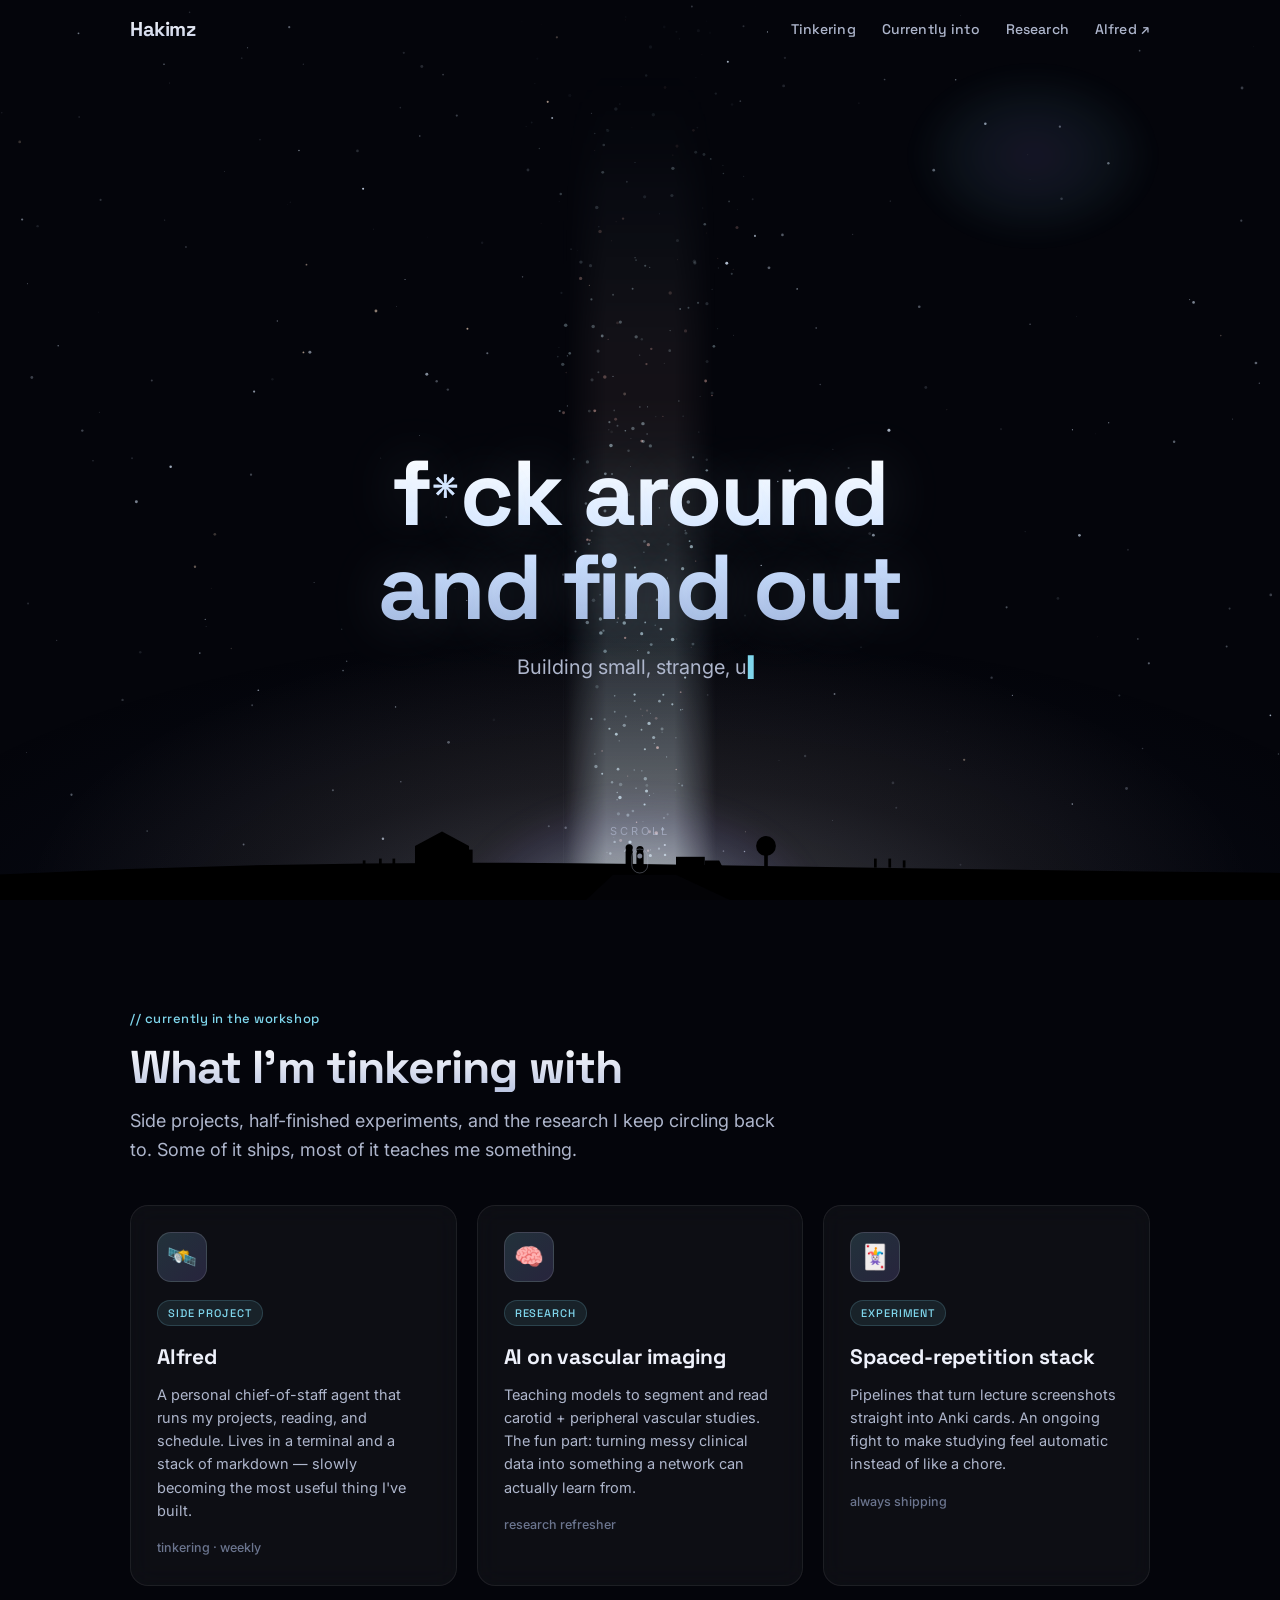
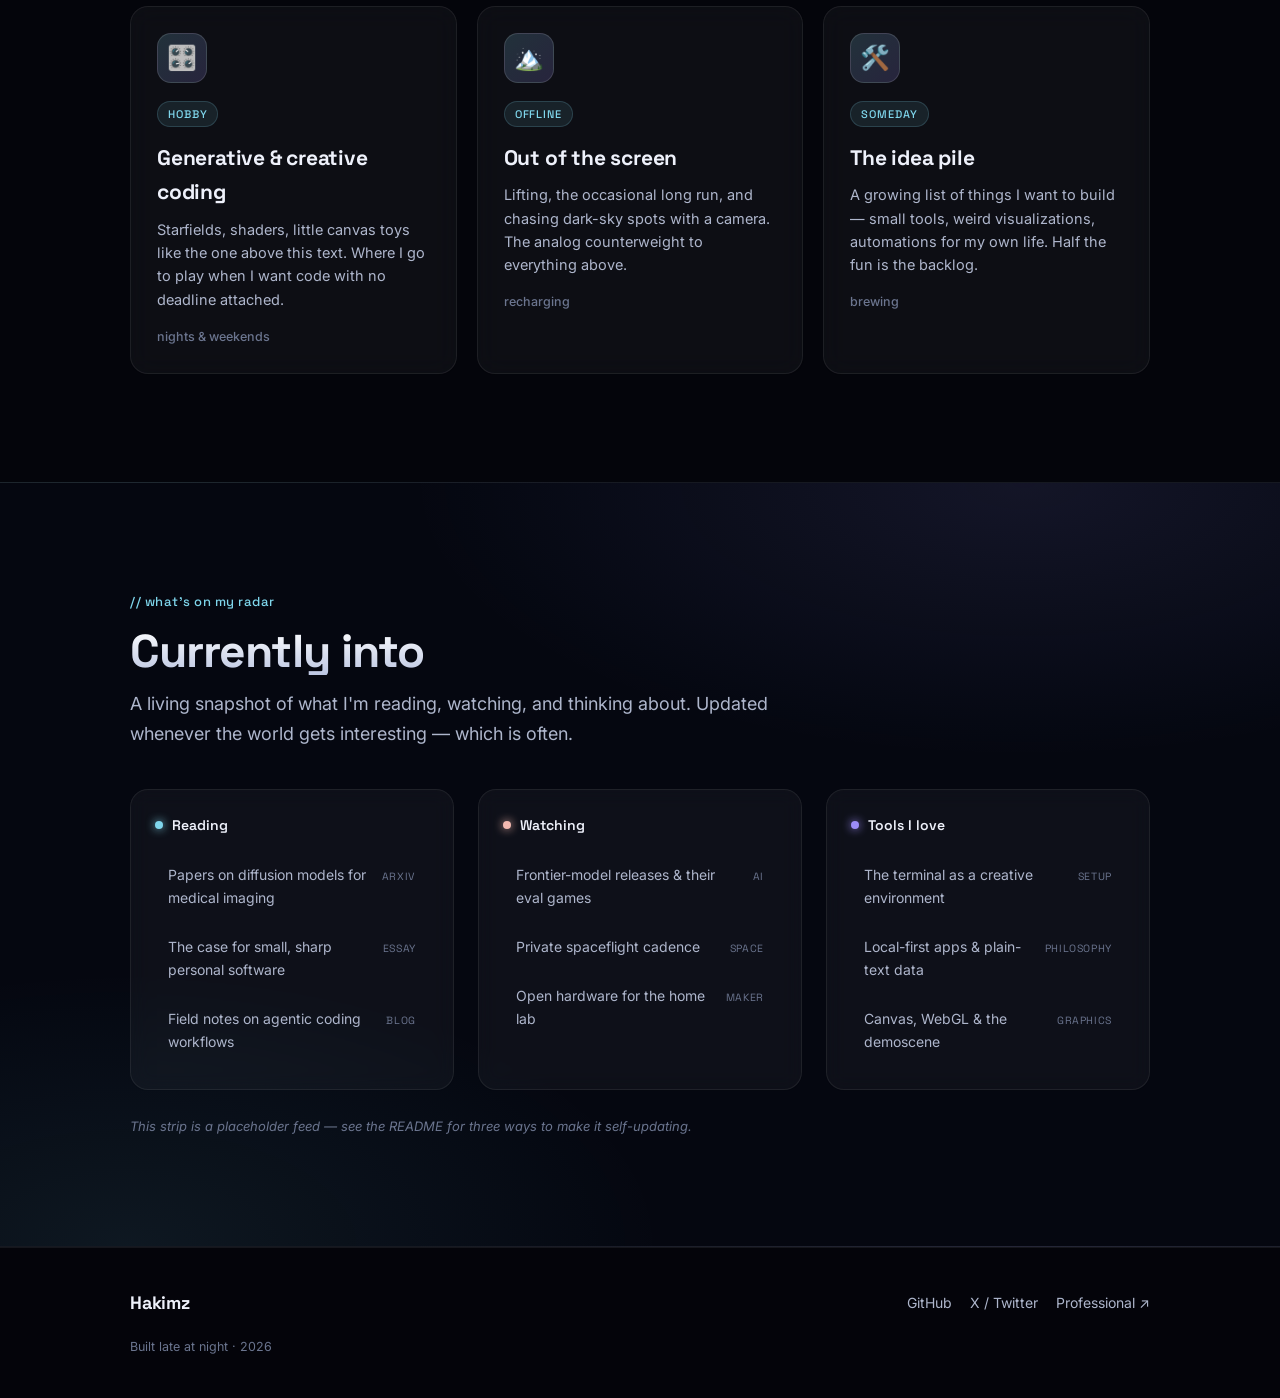
<file: index.html>
<!DOCTYPE html>
<html lang="en">
<head>
<meta charset="UTF-8">
<meta name="viewport" content="width=device-width, initial-scale=1.0">
<title>Hakimz — Ali Hakimi</title>
<meta name="description" content="Ali Hakimi's corner of the internet — side projects, experiments, hobbies, and the things I'm currently into.">
<meta name="theme-color" content="#05060d">
<!-- Open Graph -->
<meta property="og:title" content="Hakimz — Ali Hakimi">
<meta property="og:description" content="Side projects, experiments, and the things I'm currently into.">
<meta property="og:type" content="website">
<link rel="preconnect" href="https://fonts.googleapis.com">
<link rel="preconnect" href="https://fonts.gstatic.com" crossorigin>
<link href="https://fonts.googleapis.com/css2?family=Space+Grotesk:wght@400;500;600;700&family=Inter:wght@400;500;600&display=swap" rel="stylesheet">
<link rel="stylesheet" href="assets/styles.css">
</head>
<body>

<!-- global starfield background (fixed, persists across scroll) -->
<canvas class="sky-bg" id="sky" aria-hidden="true"></canvas>

<!-- ============ TOP NAV — transparent over hero, frosts on scroll ============ -->
<nav class="topnav" id="nav" aria-label="Primary">
  <div class="nav-wrap">
    <a class="brand" href="#top">Hakimz</a>
    <button class="nav-toggle" id="navToggle" aria-label="Open menu" aria-expanded="false" aria-controls="navMenu">
      <span></span><span></span><span></span>
    </button>
    <div class="nav-links" id="navMenu">
      <a href="#tinkering">Tinkering</a>
      <a href="#signals">Currently into</a>
      <a href="research.html">Research</a>
      <a href="https://alfred.hakimz.com" target="_blank" rel="noopener">Alfred ↗</a>
    </div>
  </div>
</nav>

<!-- ============ HERO — Interstellar-inspired beam scene ============ -->
<header class="hero" id="top">
  <!-- volumetric column of light (pure CSS, breathes) -->
  <div class="beam" aria-hidden="true"></div>
  <div class="beam-bloom" aria-hidden="true"></div>
  <!-- faint nebula toward top-right, like the reference -->
  <div class="nebula" aria-hidden="true"></div>

  <!-- low pure-black horizon silhouette (SVG): farmhouse, two figures, pickup, tree, fences, road -->
  <svg class="horizon" viewBox="0 0 1440 260" preserveAspectRatio="xMidYMax slice" aria-hidden="true">
    <!-- warm glow where beam meets ground -->
    <defs>
      <radialGradient id="groundGlow" cx="50%" cy="100%" r="60%">
        <stop offset="0%" stop-color="rgba(245,222,210,.55)"/>
        <stop offset="35%" stop-color="rgba(120,150,200,.18)"/>
        <stop offset="100%" stop-color="rgba(0,0,0,0)"/>
      </radialGradient>
    </defs>
    <ellipse cx="720" cy="232" rx="340" ry="120" fill="url(#groundGlow)"/>
    <!-- ground mass -->
    <path fill="#000" d="M0 232 Q 360 214 720 220 T 1440 230 L1440 260 L0 260 Z"/>
    <!-- dirt road leading line to the figures -->
    <path fill="#040407" d="M690 232 L660 260 L820 260 L760 232 Z" opacity=".9"/>
    <!-- silhouette props sit on the ground line ~y=222 -->
    <g fill="#000">
      <!-- farmhouse (left) -->
      <path d="M470 224 L470 200 L500 184 L530 200 L530 224 Z"/>
      <rect x="528" y="204" width="6" height="20"/>
      <!-- fence posts left -->
      <rect x="430" y="214" width="3" height="10"/><rect x="445" y="214" width="3" height="10"/>
      <rect x="412" y="216" width="3" height="8"/>
      <!-- two figures holding hands (center, under the beam) -->
      <path d="M704 224 L704 207 a4 4 0 0 1 8 0 L712 224 Z"/>
      <circle cx="708" cy="202" r="4"/>
      <path d="M716 224 L716 209 a4 4 0 0 1 8 0 L724 224 Z"/>
      <circle cx="720" cy="204" r="4"/>
      <!-- pickup / wagon (right of figures) -->
      <path d="M760 224 L760 212 L792 212 L792 224 Z"/>
      <path d="M792 224 L792 216 L808 216 L812 224 Z"/>
      <circle cx="770" cy="225" r="4"/><circle cx="802" cy="225" r="4"/>
      <!-- lone tree (right) -->
      <rect x="858" y="206" width="4" height="18"/>
      <circle cx="860" cy="200" r="11"/>
      <!-- fence posts right -->
      <rect x="980" y="214" width="3" height="10"/><rect x="996" y="214" width="3" height="10"/>
      <rect x="1012" y="216" width="3" height="8"/>
    </g>
  </svg>

  <!-- hero statement + tagline -->
  <div class="hero-copy">
    <h1 class="hero-statement">f<span class="ast">*</span>ck around<br>and find out</h1>
    <p class="tagline" id="tagline" aria-live="polite"><span class="typed"></span><span class="caret" aria-hidden="true">▍</span></p>
  </div>

  <a class="scroll-cue" href="#tinkering" aria-label="Scroll to content">
    <span>scroll</span>
    <svg width="18" height="26" viewBox="0 0 18 26" fill="none" aria-hidden="true">
      <rect x="1" y="1" width="16" height="24" rx="8" stroke="currentColor" stroke-opacity=".5"/>
      <circle class="cue-dot" cx="9" cy="8" r="2.5" fill="currentColor"/>
    </svg>
  </a>
</header>

<main>
  <!-- ============ TINKERING ============ -->
  <section class="section" id="tinkering">
    <div class="wrap">
      <p class="eyebrow">// currently in the workshop</p>
      <h2 class="section-title">What I'm tinkering with</h2>
      <p class="section-lede">Side projects, half-finished experiments, and the research I keep circling back to. Some of it ships, most of it teaches me something.</p>

      <div class="cards">
        <article class="card" tabindex="0">
          <div class="card-ic" aria-hidden="true">🛰️</div>
          <span class="pill">side project</span>
          <h3>Alfred</h3>
          <p>A personal chief-of-staff agent that runs my projects, reading, and schedule. Lives in a terminal and a stack of markdown — slowly becoming the most useful thing I've built.</p>
          <span class="card-meta">tinkering · weekly</span>
        </article>

        <article class="card" tabindex="0">
          <div class="card-ic" aria-hidden="true">🧠</div>
          <span class="pill">research</span>
          <h3>AI on vascular imaging</h3>
          <p>Teaching models to segment and read carotid + peripheral vascular studies. The fun part: turning messy clinical data into something a network can actually learn from.</p>
          <span class="card-meta">research refresher</span>
        </article>

        <article class="card" tabindex="0">
          <div class="card-ic" aria-hidden="true">🃏</div>
          <span class="pill">experiment</span>
          <h3>Spaced-repetition stack</h3>
          <p>Pipelines that turn lecture screenshots straight into Anki cards. An ongoing fight to make studying feel automatic instead of like a chore.</p>
          <span class="card-meta">always shipping</span>
        </article>

        <article class="card" tabindex="0">
          <div class="card-ic" aria-hidden="true">🎛️</div>
          <span class="pill">hobby</span>
          <h3>Generative & creative coding</h3>
          <p>Starfields, shaders, little canvas toys like the one above this text. Where I go to play when I want code with no deadline attached.</p>
          <span class="card-meta">nights &amp; weekends</span>
        </article>

        <article class="card" tabindex="0">
          <div class="card-ic" aria-hidden="true">🏔️</div>
          <span class="pill">offline</span>
          <h3>Out of the screen</h3>
          <p>Lifting, the occasional long run, and chasing dark-sky spots with a camera. The analog counterweight to everything above.</p>
          <span class="card-meta">recharging</span>
        </article>

        <article class="card" tabindex="0">
          <div class="card-ic" aria-hidden="true">🛠️</div>
          <span class="pill">someday</span>
          <h3>The idea pile</h3>
          <p>A growing list of things I want to build — small tools, weird visualizations, automations for my own life. Half the fun is the backlog.</p>
          <span class="card-meta">brewing</span>
        </article>
      </div>
    </div>
  </section>

  <!-- ============ SIGNALS (interests / news) ============ -->
  <section class="section section-alt" id="signals">
    <div class="wrap">
      <p class="eyebrow">// what's on my radar</p>
      <h2 class="section-title">Currently into</h2>
      <p class="section-lede">A living snapshot of what I'm reading, watching, and thinking about. Updated whenever the world gets interesting — which is often.</p>

      <div class="signals">
        <div class="signal-col">
          <h4 class="signal-head"><span class="dot dot-cyan"></span>Reading</h4>
          <ul class="signal-list">
            <li><a href="#" data-ext>Papers on diffusion models for medical imaging<span class="src">arXiv</span></a></li>
            <li><a href="#" data-ext>The case for small, sharp personal software<span class="src">essay</span></a></li>
            <li><a href="#" data-ext>Field notes on agentic coding workflows<span class="src">blog</span></a></li>
          </ul>
        </div>

        <div class="signal-col">
          <h4 class="signal-head"><span class="dot dot-rose"></span>Watching</h4>
          <ul class="signal-list">
            <li><a href="#" data-ext>Frontier-model releases &amp; their eval games<span class="src">AI</span></a></li>
            <li><a href="#" data-ext>Private spaceflight cadence<span class="src">space</span></a></li>
            <li><a href="#" data-ext>Open hardware for the home lab<span class="src">maker</span></a></li>
          </ul>
        </div>

        <div class="signal-col">
          <h4 class="signal-head"><span class="dot dot-violet"></span>Tools I love</h4>
          <ul class="signal-list">
            <li><a href="#" data-ext>The terminal as a creative environment<span class="src">setup</span></a></li>
            <li><a href="#" data-ext>Local-first apps &amp; plain-text data<span class="src">philosophy</span></a></li>
            <li><a href="#" data-ext>Canvas, WebGL &amp; the demoscene<span class="src">graphics</span></a></li>
          </ul>
        </div>
      </div>
      <p class="signals-note">This strip is a placeholder feed — see the README for three ways to make it self-updating.</p>
    </div>
  </section>
</main>

<!-- ============ FOOTER ============ -->
<footer class="footer">
  <div class="wrap footer-wrap">
    <span class="footer-mark">Hakimz</span>
    <nav class="footer-links" aria-label="Elsewhere">
      <a href="#" data-ext>GitHub</a>
      <a href="#" data-ext>X / Twitter</a>
      <a href="https://alihakimi.com">Professional ↗</a>
    </nav>
    <span class="footer-fine">Built late at night · <span id="year"></span></span>
  </div>
</footer>

<script src="assets/main.js"></script>
</body>
</html>
</file>
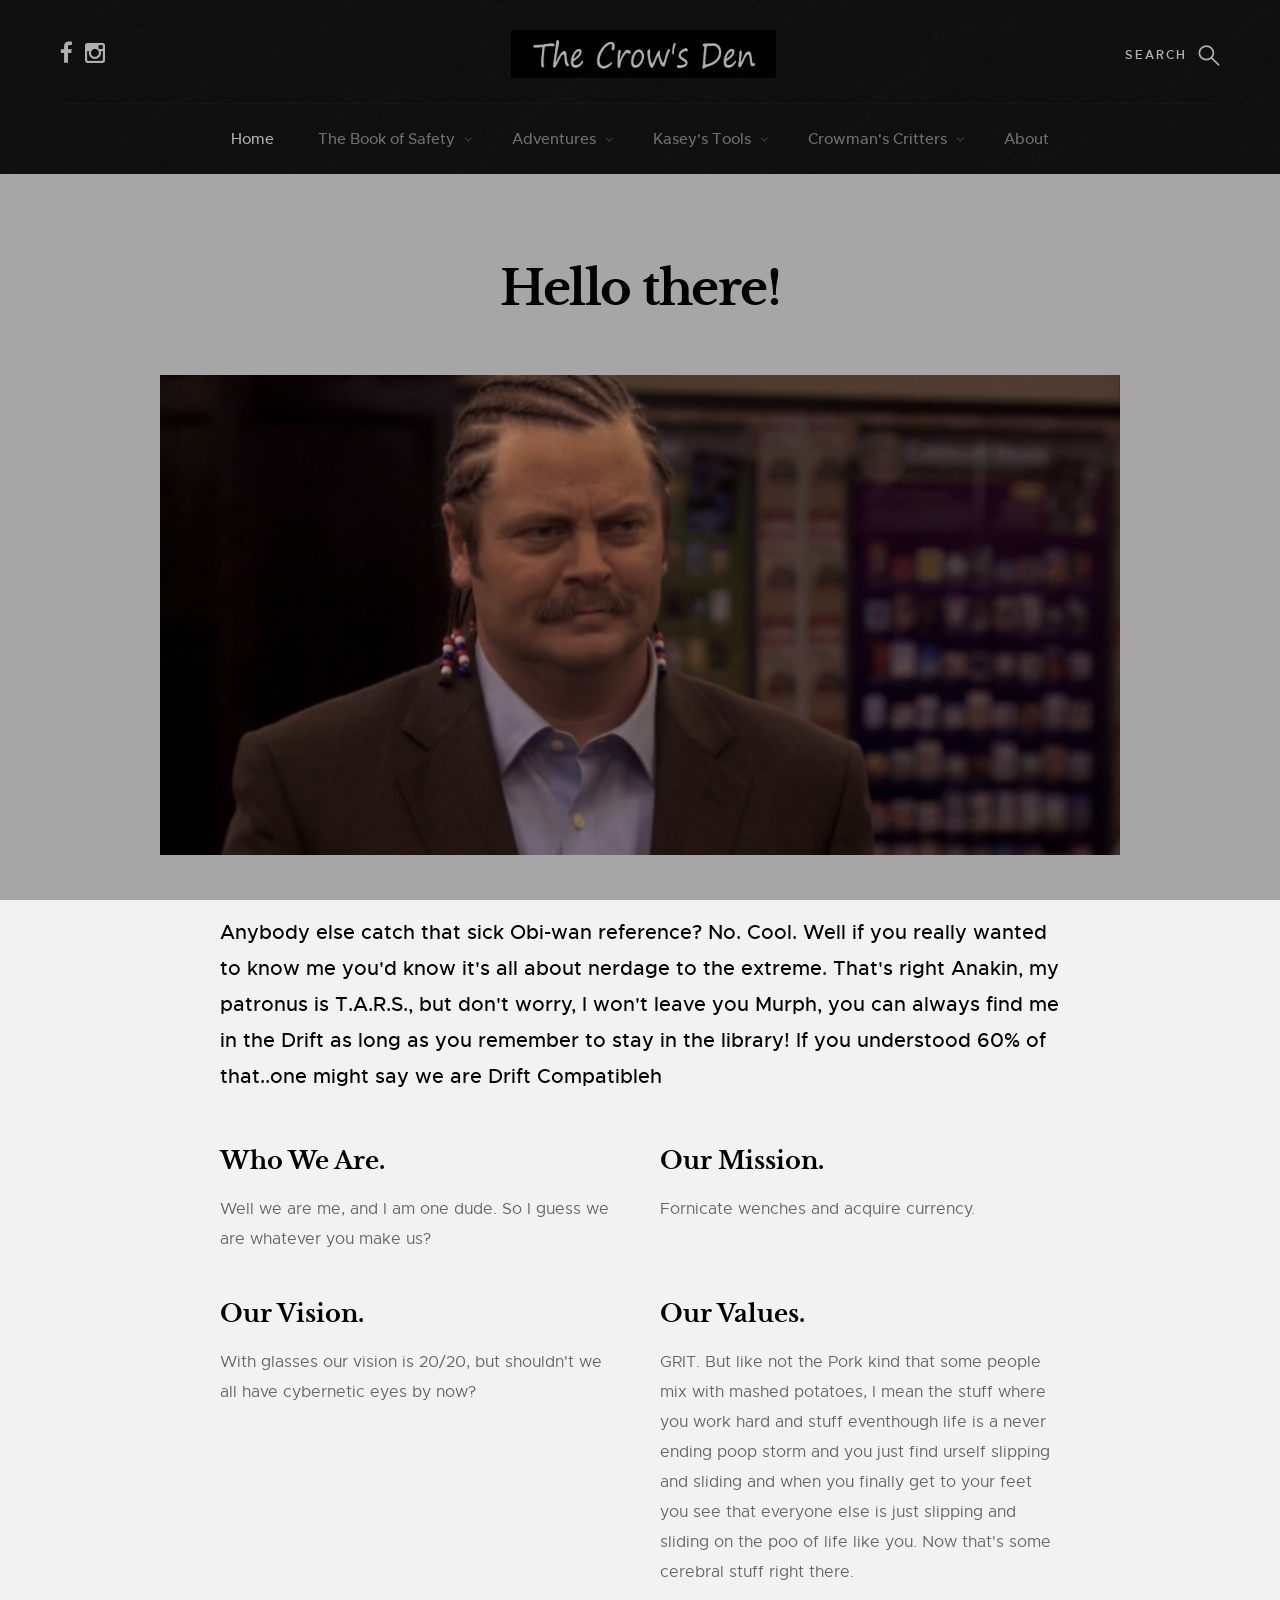
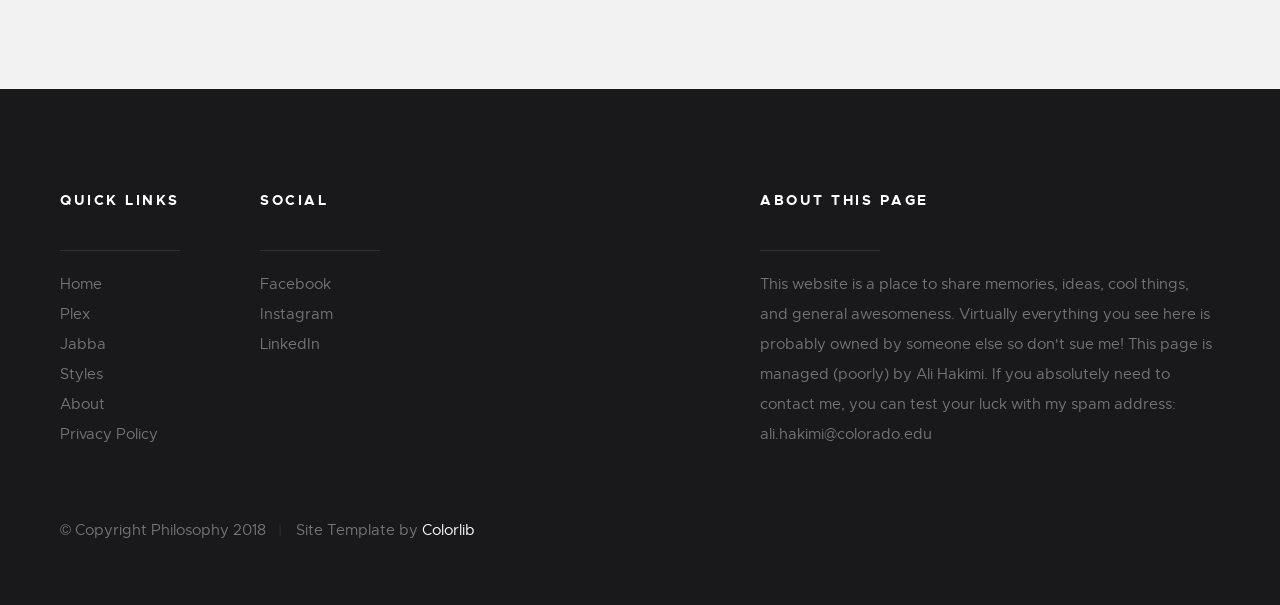
<file: about.html>
<!DOCTYPE html>
<html class="no-js" lang="en">
<head>

    <!--- basic page needs
    ================================================== -->
    <meta charset="utf-8">
    <title>About</title>
    <meta name="description" content="">
    <meta name="author" content="">

    <!-- mobile specific metas
    ================================================== -->
    <meta name="viewport" content="width=device-width, initial-scale=1, maximum-scale=1">

    <!-- CSS
    ================================================== -->
    <link rel="stylesheet" href="css/base.css">
    <link rel="stylesheet" href="css/vendor.css">
    <link rel="stylesheet" href="css/main.css">

    <!-- script
    ================================================== -->
    <script src="js/modernizr.js"></script>
    <script src="js/pace.min.js"></script>

    <!-- favicons
    ================================================== -->
    <link rel="shortcut icon" href="favicon.ico" type="image/x-icon">
    <link rel="icon" href="favicon.ico" type="image/x-icon">

</head> <!-- end header) -->

<body id="top">

    <!-- pageheader
    ================================================== -->
    <div class="s-pageheader">

        <header class="header">
            <div class="header__content row">

            
                <div class="header__logo">
                    <a class="logo" href="index.html">
                        <!-- <img src="images/logo.svg" alt="Homepage"> -->
                        <img src="images/crowsden.png" alt ="Homepage">
                    </a>

                </div>  <!-- end header__logo -->
                <ul class="header__social">
                    <li>
                        <a href="https://www.facebook.com/Hakims"><i class="fa fa-facebook" aria-hidden="true"></i></a>
                    </li>
                    <!-- <li>
                        <a href="#0"><i class="fa fa-twitter" aria-hidden="true"></i></a>
                    </li> -->
                    <li>
                        <a href="https://www.instagram.com/crowmanhakims/"><i class="fa fa-instagram" aria-hidden="true"></i></a>
                    </li>
                    <!-- <li>
                        <a href="#0"><i class="fa fa-pinterest" aria-hidden="true"></i></a>
                    </li> -->
                </ul> <!-- end header__social -->

                <a class="header__search-trigger" href="#0"></a>

                <div class="header__search">

                    <form role="search" method="get" class="header__search-form" action="#">
                        <label>
                            <span class="hide-content">Search for:</span>
                            <input type="search" class="search-field" placeholder="Type Keywords" value="" name="s" title="Search for:" autocomplete="off">
                        </label>
                        <input type="submit" class="search-submit" value="Search">
                    </form>
        
                    <a href="#0" title="Close Search" class="header__overlay-close">Close</a>

                </div>  <!-- end header__search -->


                <a class="header__toggle-menu" href="#0" title="Menu"><span>Menu</span></a>

                <nav class="header__nav-wrap">

                    <h2 class="header__nav-heading h6">Site Navigation</h2>

                    <ul class="header__nav">
                        <li class="current"><a href="index.html" title="">Home</a></li>
                        <li class="has-children">
                            <a href="#0" title="">The Book of Safety</a>
                            <ul class="sub-menu">
                            <li><a href="category.html">Overview</a></li>
                            <li><a href="category.html">Chapter 1: Interstellar</a></li>
                            <li><a href="category.html">Chapter 2: Harry Potter</a></li>
                          <!--   <li><a href="category.html">Management</a></li>
                            <li><a href="category.html">Travel</a></li>
                            <li><a href="category.html">Work</a></li> -->
                            </ul>
                        </li>
                        <li class="has-children">
                            <a href="#0" title="">Adventures</a>
                            <ul class="sub-menu">
                            <li><a href="jolly2k18.html">Jolly's 2k18 Winter Update</a></li>
                            <!-- <li><a href="single-video.html">Video Post</a></li>
                            <li><a href="single-audio.html">Audio Post</a></li>
                            <li><a href="single-gallery.html">Gallery Post</a></li>
                            <li><a href="single-standard.html">Standard Post</a></li> -->
                            </ul>
                        </li>
                        <li class="has-children">
                            <a href="#0" title="">Kasey's Tools</a>
                            <ul class="sub-menu">
                            <!-- <li><a href="single-video.html">Video Post</a></li>
                            <li><a href="single-audio.html">Audio Post</a></li>
                            <li><a href="single-gallery.html">Gallery Post</a></li>
                            <li><a href="single-standard.html">Standard Post</a></li> -->
                            </ul>
                        </li>
                        
                        <li class="has-children"> 
                            <a href="s#0" title="">Crowman's Critters</a>
                            <ul class="sub-menu">
                            <li><a href="http://hakimz.com:32400/web/index.html" title="">Plex</a></li>
                            <li><a href="https://hakimz.com/rutorrent/" title="">Jabba</a></li>
                            <li><a href="thoughtstream.html", title="">Thoughtstream</a></li>
                            </ul>
                        </li>
                        <li><a href="about.html" title="">About</a></li>
                        <!-- <li><a href="contact.html" title="">Contact</a></li> -->
                    </ul> <!-- end header__nav -->

                    <a href="#0" title="Close Menu" class="header__overlay-close close-mobile-menu">Close</a>

                </nav> <!-- end header__nav-wrap -->

            </div> <!-- header-content -->
        </header> <!-- header -->
    </div> <!-- end s-pageheader -->


    <!-- s-content
    ================================================== -->
    <section class="s-content s-content--narrow">

        <div class="row">

            <div class="s-content__header col-full">
                <h1 class="s-content__header-title">
                    Hello there!
                </h1>
            </div> <!-- end s-content__header -->

            <div class="s-content__media col-full">
                <div class="s-content__post-thumb">
                    <img src="images/thumbs/about/about-1000.jpg" 
                         srcset=" images/thumbs/about/about-1000.jpg 1000w, " 
                         sizes="(max-width: 2000px) 100vw, 2000px" alt="" >
                </div>
            </div> <!-- end s-content__media -->

            <div class="col-full s-content__main">

                <p class="lead">Anybody else catch that sick Obi-wan reference? No. Cool. Well if you really wanted to know me you'd know it's all about nerdage to the extreme. That's right Anakin, my patronus is T.A.R.S., but don't worry, I won't leave you Murph, you can always find me in the Drift as long as you remember to stay in the library! If you understood 60% of that..one might say we are Drift Compatibleh</p>
                
                
                <div class="row block-1-2 block-tab-full">
                    <div class="col-block">
                        <h3 class="quarter-top-margin">Who We Are.</h3>
                        <p>Well we are me, and I am one dude. So I guess we are whatever you make us?</p>
                    </div>

                    <div class="col-block">
                        <h3 class="quarter-top-margin">Our Mission.</h3>
                        <p>Fornicate wenches and acquire currency.</p>
                    </div>

                    <div class="col-block">
                        <h3 class="quarter-top-margin">Our Vision.</h3>
                        <p>With glasses our vision is 20/20, but shouldn't we all have cybernetic eyes by now?</p>
                    </div>

                    <div class="col-block">
                        <h3 class="quarter-top-margin">Our Values.</h3>
                        <p>GRIT. But like not the Pork kind that some people mix with mashed potatoes, I mean the stuff where you work hard and stuff eventhough life is a never ending poop storm and you just find urself slipping and sliding and when you finally get to your feet you see that everyone else is just slipping and sliding on the poo of life like you. Now that's some cerebral stuff right there. </p>
                    </div>

                </div>


            </div> <!-- end s-content__main -->

        </div> <!-- end row -->

    </section> <!-- s-content -->




    <!-- s-footer
    ================================================== -->
    <footer class="s-footer">

        <div class="s-footer__main">
            <div class="row">
                
                <div class="col-two md-four mob-full s-footer__sitelinks">
                        
                    <h4>Quick Links</h4>

                    <ul class="s-footer__linklist">
                        <li><a href="index.html">Home</a></li>
                        <li><a href="http://hakimz.com:32400/web/index.html">Plex</a></li>
                        <li><a href="https://hakimz.com/rutorrent/">Jabba</a></li>
                        <li><a href="#0">Styles</a></li>
                        <li><a href="about.html">About</a></li>
                        <!-- <li><a href="#0">Contact</a></li> -->
                        <li><a href="#0">Privacy Policy</a></li>
                    </ul>

                </div> <!-- end s-footer__sitelinks -->

              <!--   <div class="col-two md-four mob-full s-footer__archives">
                        
                    <h4>Archives</h4>

                    <ul class="s-footer__linklist">
                        <li><a href="#0">January 2018</a></li>
                        <li><a href="#0">December 2017</a></li>
                        <li><a href="#0">November 2017</a></li>
                        <li><a href="#0">October 2017</a></li>
                        <li><a href="#0">September 2017</a></li>
                        <li><a href="#0">August 2017</a></li>
                    </ul>

                </div> --> <!-- end s-footer__archives -->

                <div class="col-two md-four mob-full s-footer__social">
                        
                    <h4>Social</h4>

                    <ul class="s-footer__linklist">
                        <li><a href="https://www.facebook.com/Hakims">Facebook</a></li>
                        <li><a href="https://www.instagram.com/crowmanhakims/">Instagram</a></li>
                        <!-- <li><a href="">Twitter</a></li>
                       <li><a href="#0">Pinterest</a></li> -->
                        <!-- <li><a href="#0">Google+</a></li> -->
                        <li><a href="https://www.linkedin.com/in/alihakimi">LinkedIn</a></li>
                    </ul>

                </div> <!-- end s-footer__social -->

                <div class="col-five md-full end s-footer__subscribe">
                        
                    <h4>About this page</h4>

                    <p>This website is a place to share memories, ideas, cool things, and general awesomeness. Virtually everything you see here is probably owned by someone else so don't sue me! This page is managed (poorly) by Ali Hakimi. If you absolutely need to contact me, you can test your luck with my spam address: ali.hakimi@colorado.edu</p>

                    <!-- <div class="subscribe-form">
                        <form id="mc-form" class="group" novalidate="true">

                            <input type="email" value="" name="EMAIL" class="email" id="mc-email" placeholder="Email Address" required="">
                
                            <input type="submit" name="subscribe" value="Send">
                
                            <label for="mc-email" class="subscribe-message"></label>
                
                        </form>
                    </div> -->

                </div> <!-- end s-footer__subscribe -->

            </div>
        </div> <!-- end s-footer__main -->

        <div class="s-footer__bottom">
            <div class="row">
                <div class="col-full">
                    <div class="s-footer__copyright">
                        <span>© Copyright Philosophy 2018</span> 
                        <span>Site Template by <a href="https://colorlib.com/">Colorlib</a></span>
                    </div>

                    <div class="go-top">
                        <a class="smoothscroll" title="Back to Top" href="#top"></a>
                    </div>
                </div>
            </div>
        </div> <!-- end s-footer__bottom -->

    </footer> <!-- end s-footer -->


    <!-- preloader
    ================================================== -->
    <div id="preloader">
        <div id="loader">
            <div class="line-scale">
                <div></div>
                <div></div>
                <div></div>
                <div></div>
                <div></div>
            </div>
        </div>
    </div>


    <!-- Java Script
    ================================================== -->
    <script src="js/jquery-3.2.1.min.js"></script>
    <script src="js/plugins.js"></script>
    <script src="js/main.js"></script>

</body>

</html>
</file>
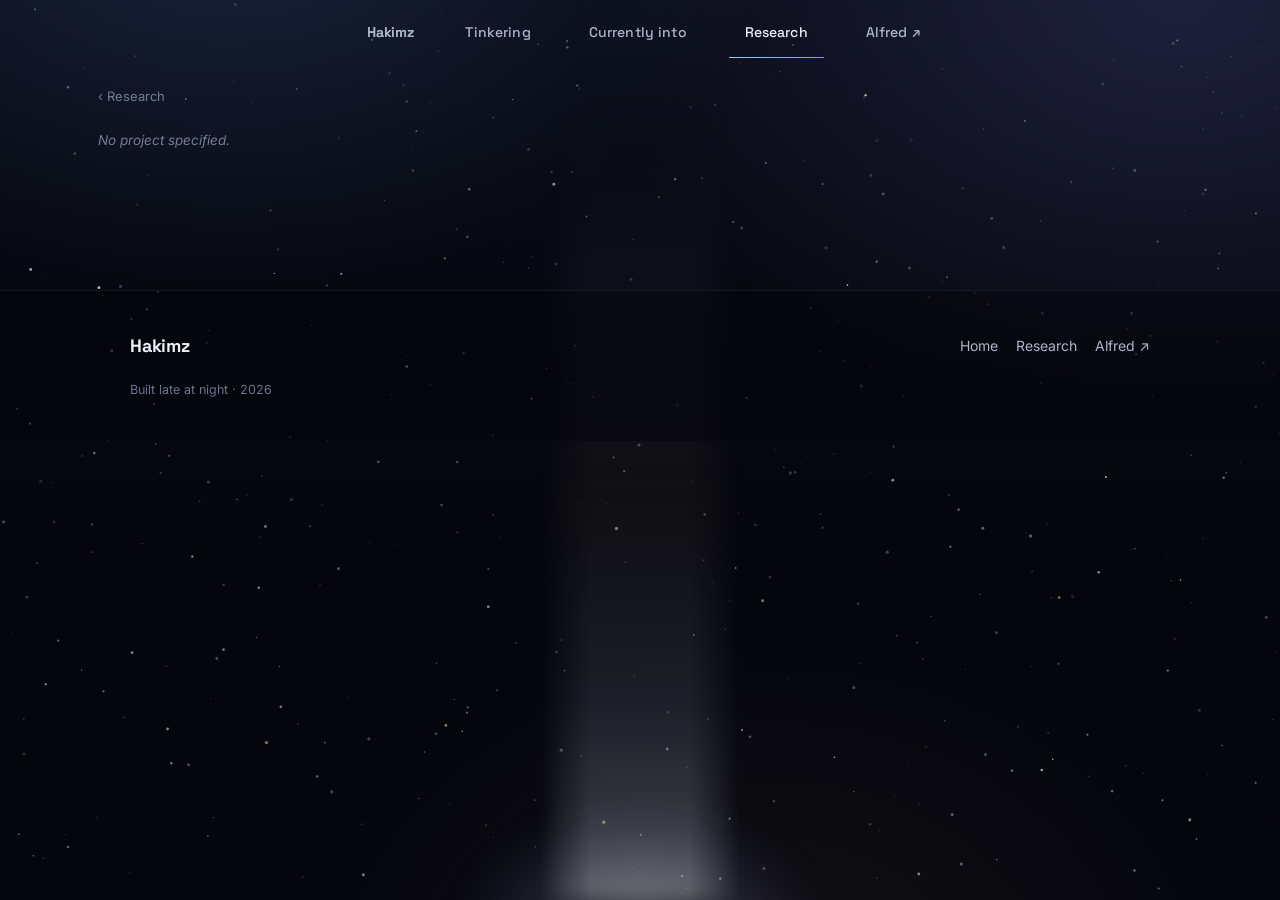
<file: paper.html>
<!DOCTYPE html>
<html lang="en">
<head>
<meta charset="UTF-8">
<meta name="viewport" content="width=device-width, initial-scale=1.0">
<title>Research — Ali Hakimi</title>
<meta name="description" content="Full manuscript reader — Ali Hakimi's vascular surgery research.">
<meta name="theme-color" content="#05060d">
<link rel="preconnect" href="https://fonts.googleapis.com">
<link rel="preconnect" href="https://fonts.gstatic.com" crossorigin>
<link href="https://fonts.googleapis.com/css2?family=Space+Grotesk:wght@400;500;600;700&family=Inter:wght@400;500;600&display=swap" rel="stylesheet">
<link rel="stylesheet" href="research-assets/app.css">
<style>
  /* ============================================================
     hakimz.com top nav — replicated from hakimz.com/assets/styles.css
     so this page wears the site's own header (NOT the Alfred top bar).
     Scoped to the nav only, to avoid clashing with research app.css.
     ============================================================ */
  :root{
    --hz-bg:#04050b; --hz-ink:#eef1fb; --hz-ink-soft:#aeb6cc; --hz-muted:#6b758f;
    --hz-line:rgba(255,255,255,.07); --hz-line-2:rgba(255,255,255,.13);
    --hz-cyan:#7fd6ec; --hz-violet:#9b8cf8;
    --hz-ease:cubic-bezier(.4,0,.2,1); --hz-maxw:1100px;
    --hz-font-display:"Space Grotesk",-apple-system,BlinkMacSystemFont,"Segoe UI",sans-serif;
    --hz-font-body:"Inter",-apple-system,BlinkMacSystemFont,"Segoe UI",Roboto,sans-serif;
  }
  body{font-family:var(--hz-font-body)}
  .topnav{
    position:fixed;top:0;left:0;right:0;z-index:50;
    border-bottom:1px solid transparent;
    transition:background .3s var(--hz-ease),border-color .3s var(--hz-ease),backdrop-filter .3s var(--hz-ease);
  }
  .topnav.scrolled{
    background:rgba(6,9,20,.62);
    -webkit-backdrop-filter:blur(14px) saturate(140%);backdrop-filter:blur(14px) saturate(140%);
    border-bottom:1px solid var(--hz-line);
  }
  .nav-wrap{
    max-width:var(--hz-maxw);margin:0 auto;
    padding:13px clamp(20px,5vw,40px);
    display:flex;align-items:center;justify-content:space-between;gap:20px;
  }
  .brand{
    font-family:var(--hz-font-display);font-weight:700;font-size:20px;letter-spacing:-.02em;
    background:linear-gradient(180deg,#fff,#bcc6e2);
    -webkit-background-clip:text;background-clip:text;color:transparent;
    text-decoration:none;
  }
  .nav-links{display:flex;align-items:center;gap:26px}
  .nav-links a{
    position:relative;text-decoration:none;
    font-family:var(--hz-font-display);font-size:14px;font-weight:500;letter-spacing:.01em;
    color:var(--hz-ink-soft);transition:color .2s var(--hz-ease);
  }
  .nav-links a:hover,.nav-links a.current{color:var(--hz-ink)}
  .nav-links a::after{
    content:"";position:absolute;left:0;right:0;bottom:-6px;height:1.5px;border-radius:2px;
    background:linear-gradient(90deg,var(--hz-cyan),var(--hz-violet));
    transform:scaleX(0);transform-origin:left;transition:transform .25s var(--hz-ease);
  }
  .nav-links a:hover::after,.nav-links a.current::after{transform:scaleX(1)}
  .nav-toggle{display:none}

  /* push the manuscript main below the fixed nav */
  main.main{padding-top:84px}

  /* ---- hakimz-style footer ---- */
  .hz-footer{padding:40px 0;border-top:1px solid var(--hz-line);background:rgba(4,5,11,.5);position:relative;z-index:1;margin-top:40px}
  .hz-footer-wrap{max-width:var(--hz-maxw);margin:0 auto;padding:0 clamp(20px,5vw,40px);display:flex;align-items:center;gap:20px;flex-wrap:wrap}
  .hz-footer-mark{font-family:var(--hz-font-display);font-weight:700;font-size:18px;letter-spacing:-.01em;color:var(--hz-ink)}
  .hz-footer-links{display:flex;gap:18px;margin-left:auto;flex-wrap:wrap}
  .hz-footer-links a{font-size:14px;color:var(--hz-ink-soft);transition:color .2s var(--hz-ease);text-decoration:none}
  .hz-footer-links a:hover{color:var(--hz-cyan)}
  .hz-footer-fine{flex-basis:100%;font-size:12.5px;color:var(--hz-muted)}

  @media (max-width:680px){
    .nav-toggle{
      display:flex;flex-direction:column;justify-content:center;gap:5px;
      width:44px;height:44px;padding:0 11px;z-index:60;cursor:pointer;
      border:1px solid var(--hz-line-2);border-radius:12px;background:rgba(255,255,255,.05);
    }
    .nav-toggle span{display:block;width:100%;height:2px;border-radius:2px;background:var(--hz-ink);
      transition:transform .3s var(--hz-ease),opacity .2s var(--hz-ease)}
    .nav-toggle[aria-expanded="true"] span:nth-child(1){transform:translateY(7px) rotate(45deg)}
    .nav-toggle[aria-expanded="true"] span:nth-child(2){opacity:0}
    .nav-toggle[aria-expanded="true"] span:nth-child(3){transform:translateY(-7px) rotate(-45deg)}
    .nav-links{
      position:fixed;inset:0;z-index:55;gap:34px;
      flex-direction:column;justify-content:center;align-items:center;
      background:rgba(4,6,14,.9);
      -webkit-backdrop-filter:blur(22px);backdrop-filter:blur(22px);
      opacity:0;visibility:hidden;transform:scale(1.05);
      transition:opacity .3s var(--hz-ease),transform .3s var(--hz-ease),visibility .3s;
    }
    .nav-links.open{opacity:1;visibility:visible;transform:none}
    .nav-links a{font-size:24px}
    .nav-links a::after{display:none}
    .hz-footer-links{margin-left:0;flex-basis:100%}
  }
</style>
</head>
<body>

<!-- global starfield background (Alfred hub.js initSky animates this canvas) -->
<canvas class="sky-bg" id="sky" aria-hidden="true"></canvas>

<!-- ============ hakimz.com TOP NAV (NOT the Alfred top bar) ============ -->
<nav class="topnav" id="nav" aria-label="Primary">
  <div class="nav-wrap">
    <a class="brand" href="index.html">Hakimz</a>
    <button class="nav-toggle" id="navToggle" aria-label="Open menu" aria-expanded="false" aria-controls="navMenu">
      <span></span><span></span><span></span>
    </button>
    <div class="nav-links" id="navMenu">
      <a href="index.html#tinkering">Tinkering</a>
      <a href="index.html#signals">Currently into</a>
      <a href="research.html" class="current">Research</a>
      <a href="https://alfred.hakimz.com" target="_blank" rel="noopener">Alfred ↗</a>
    </div>
  </div>
</nav>

<main class="main">
  <a class="backlink" href="research.html">‹ Research</a>
  <div id="doc"><div class="empty">Loading…</div></div>
</main>

<!-- ============ hakimz-style FOOTER ============ -->
<footer class="hz-footer">
  <div class="hz-footer-wrap">
    <span class="hz-footer-mark">Hakimz</span>
    <nav class="hz-footer-links" aria-label="Elsewhere">
      <a href="index.html">Home</a>
      <a href="research.html">Research</a>
      <a href="https://alfred.hakimz.com" target="_blank" rel="noopener">Alfred ↗</a>
    </nav>
    <span class="hz-footer-fine">Built late at night · <span id="year"></span></span>
  </div>
</footer>

<!-- hub.js gives us: starfield (initSky), lightbox, Hub.fetchData + Hub.esc -->
<script src="research-assets/hub.js"></script>
<script src="research-assets/research.js"></script>
<script>
/* hakimz-style nav behavior (frost on scroll + mobile hamburger overlay).
   We do NOT load hakimz main.js — that would inject a second starfield. */
(function(){
  var yr=document.getElementById('year'); if(yr) yr.textContent=new Date().getFullYear();
  var nav=document.getElementById('nav');
  if(nav){
    var onScroll=function(){ nav.classList.toggle('scrolled', window.scrollY>24); };
    onScroll(); window.addEventListener('scroll', onScroll, {passive:true});
    var navToggle=document.getElementById('navToggle');
    var navMenu=document.getElementById('navMenu');
    if(navToggle && navMenu){
      var setOpen=function(open){
        navMenu.classList.toggle('open', open);
        navToggle.setAttribute('aria-expanded', open?'true':'false');
        navToggle.setAttribute('aria-label', open?'Close menu':'Open menu');
      };
      navToggle.addEventListener('click', function(){ setOpen(!navMenu.classList.contains('open')); });
      navMenu.querySelectorAll('a').forEach(function(a){ a.addEventListener('click', function(){ setOpen(false); }); });
    }
  }
})();
</script>
<script>
/* READ-ONLY full-manuscript reader (copied v1) — ported from Alfred project.html.
   Differences vs Alfred: reads from research-assets/data/, no "Refresh from Drive"
   button, back-link to research.html. Figures/poster resolve via the rewritten
   research-assets/... paths; lightbox is delegated globally by hub.js. */
(async function(){
  const $=s=>document.querySelector(s);
  const id=new URLSearchParams(location.search).get('id');
  if(!id){$('#doc').innerHTML='<div class="empty">No project specified.</div>';return;}
  const ALLOWED=['billing-coding','tcar-segmentation','tcar-acap','readability-scores'];
  if(!ALLOWED.includes(id)){$('#doc').innerHTML='<div class="empty">Unknown manuscript.</div>';return;}

  const m=await Hub.fetchData('research-assets/data/'+id+'.json');
  if(!m){$('#doc').innerHTML='<div class="empty">Could not load this manuscript.</div>';return;}
  document.title=(m.short_title||m.title||'Research')+' — Ali Hakimi';

  const link=m.links||{};
  const primaryHref=link.published||link.manuscript||'#';
  const primaryLabel=link.published?'Read published version ↗':'Open manuscript (Drive) ↗';
  const chips=[m.stage].filter(Boolean).map(c=>'<span class="chip">'+Hub.esc(c)+'</span>').join('');

  // Collapsible section helper — number/label headings stay clickable; TOC links open them.
  const toc=[];
  function sec(sid,title,inner,open){
    toc.push([sid,title]);
    return '<details class="msec"'+(open===false?'':' open')+' id="'+Hub.esc(sid)+'">'+
      '<summary><span class="car">›</span><span class="sech-h">'+Hub.esc(title)+'</span></summary>'+
      '<div class="secbody">'+inner+'</div></details>';
  }

  let body='';
  // Abstract
  const a=m.abstract||{};
  body+=sec('abstract','Abstract','<div class="ms-abstract">'+
    Object.keys(a).map(k=>'<div class="ab"><b>'+Hub.esc(k)+'</b><p>'+Hub.esc(a[k])+'</p></div>').join('')+'</div>');
  // Takeaways
  if((m.takeaways||[]).length)
    body+=sec('takeaways','Key takeaways','<ul class="hiyield" style="min-height:0">'+m.takeaways.map(t=>'<li>'+Hub.esc(t)+'</li>').join('')+'</ul>');
  // Sections (tables + figures fold into Results)
  (m.sections||[]).forEach(s=>{
    let inner='';
    if(s.paras) inner+=Research.paras(s.paras);
    if(s.subsections) s.subsections.forEach(ss=>{ inner+='<h3 class="subh">'+Hub.esc(ss.h)+'</h3>'+Research.paras(ss.paras); });
    if(s.id==='results'){
      inner+='<h3 class="subh">Tables</h3>'+Research.tablesBlock(m.tables);
      inner+='<h3 class="subh">Figures</h3>'+(m.figures||[]).map(Research.figBlock).join('');
    }
    body+=sec(s.id,s.title,inner);
  });
  // References — full numbered list
  if((m.references||[]).length)
    body+=sec('refs','References ('+m.references.length+')','<ol class="refs">'+m.references.map(r=>'<li>'+Hub.esc(r)+'</li>').join('')+'</ol>',false);

  $('#doc').innerHTML=
    '<header class="ms-hero">'+
      '<h1>'+Hub.esc(m.title)+'</h1>'+
      '<p class="ms-authors">'+Hub.esc(m.authors||'')+'</p>'+
      '<p class="ms-affil">'+Hub.esc(m.affiliations||'')+'</p>'+
      '<div class="ms-chips">'+chips+'</div>'+
      '<div class="ms-links">'+
        '<a class="btn primary" href="'+Hub.esc(primaryHref)+'" target="_blank" rel="noopener">'+primaryLabel+'</a>'+
        (link.code?'<a class="btn" href="'+Hub.esc(link.code)+'" target="_blank" rel="noopener">Code ↗</a>':'')+
      '</div>'+
    '</header>'+
    '<nav class="toc">'+toc.map(t=>'<a href="#'+Hub.esc(t[0])+'">'+Hub.esc(t[1])+'</a>').join('')+'</nav>'+
    '<article class="ms">'+body+'</article>';

  // TOC click: make sure the target section is expanded before scrolling.
  document.querySelectorAll('.toc a').forEach(lk=>lk.addEventListener('click',()=>{
    const t=document.getElementById(lk.getAttribute('href').slice(1)); if(t&&t.tagName==='DETAILS') t.open=true;
  }));
})();
</script>
</body>
</html>
</file>
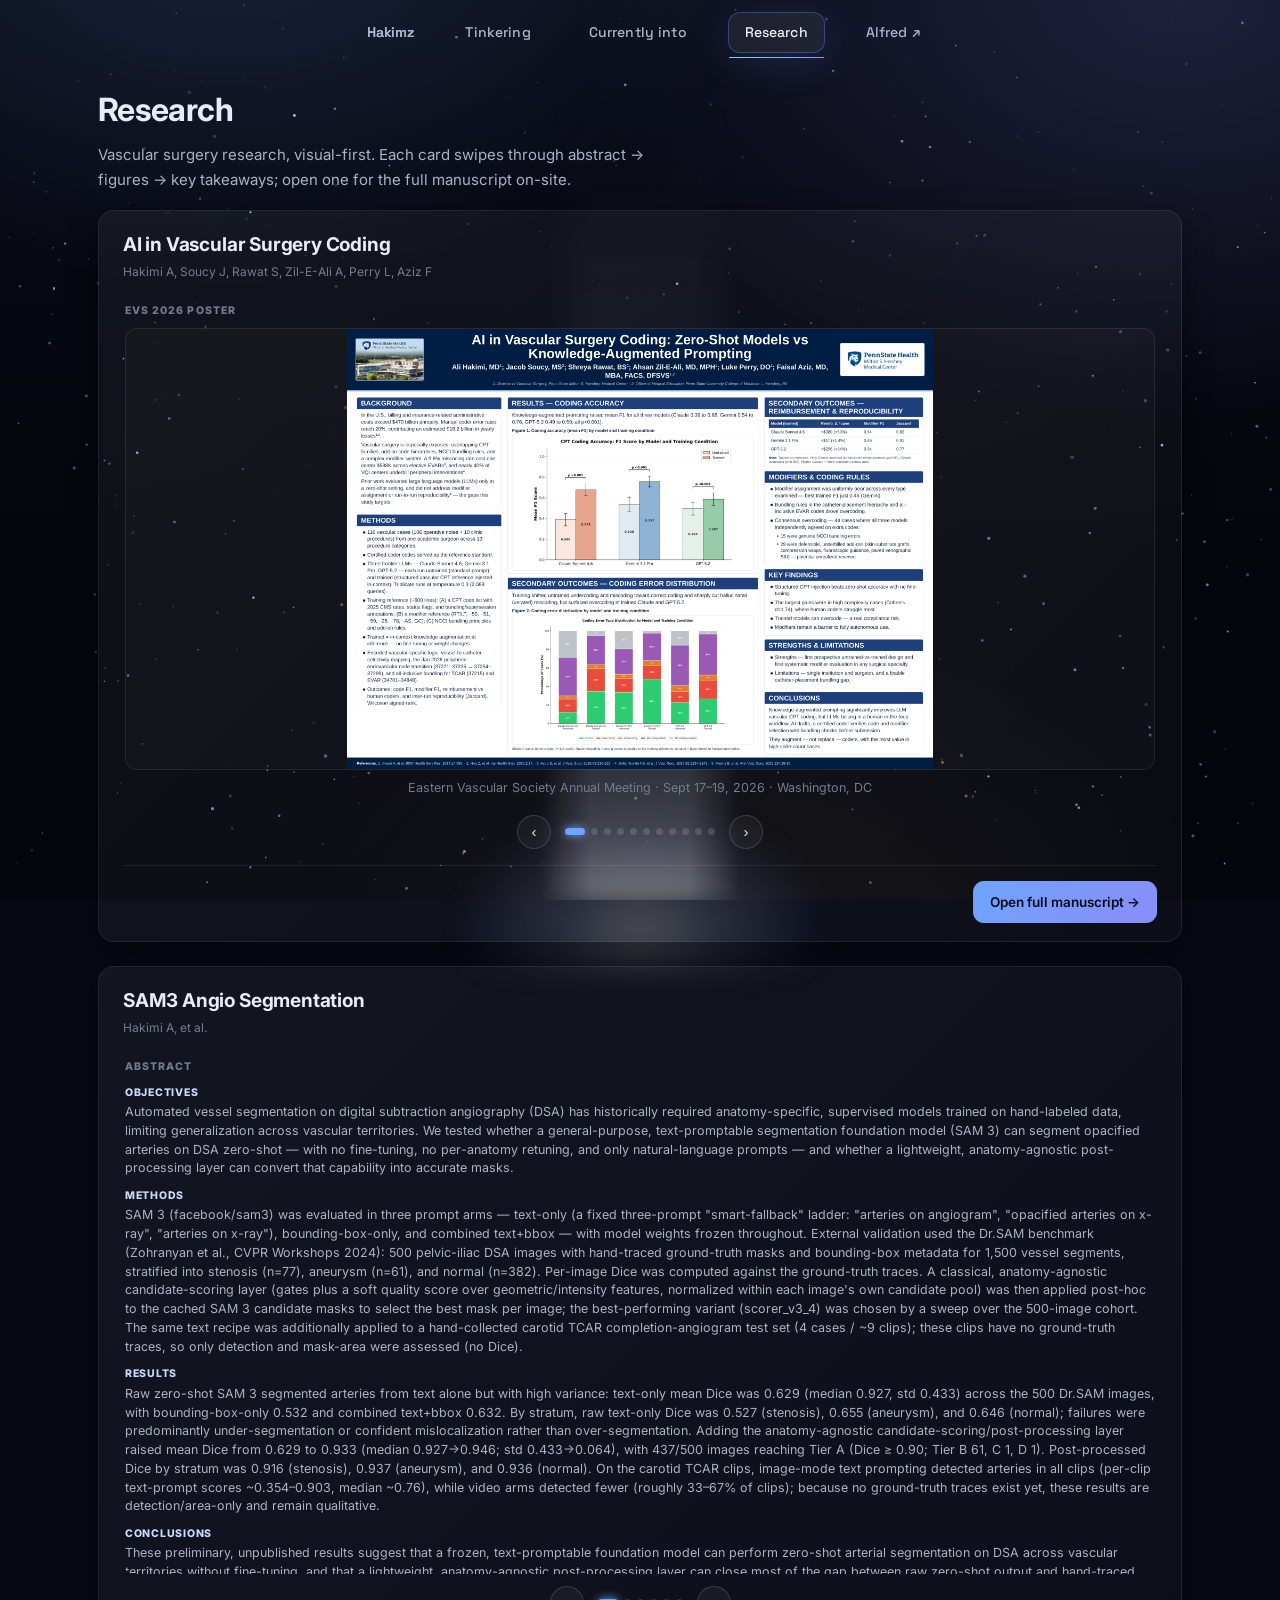
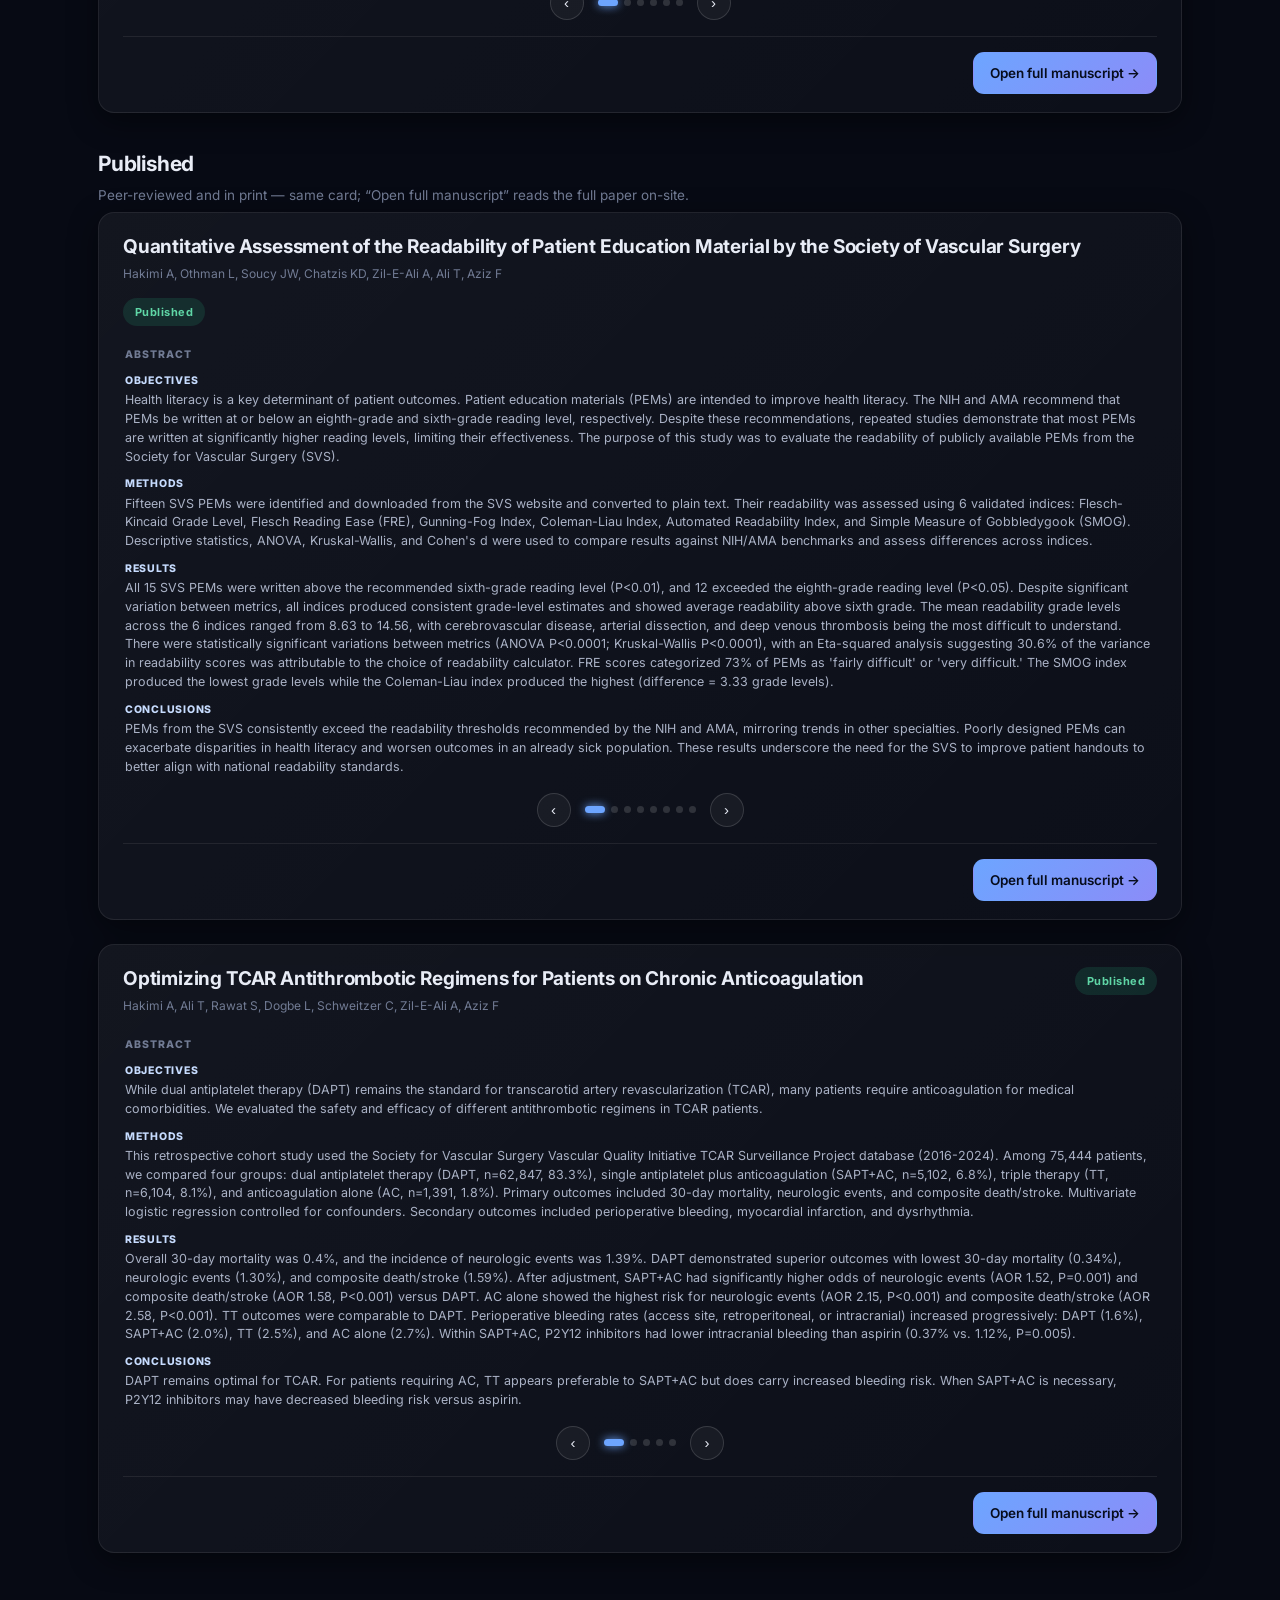
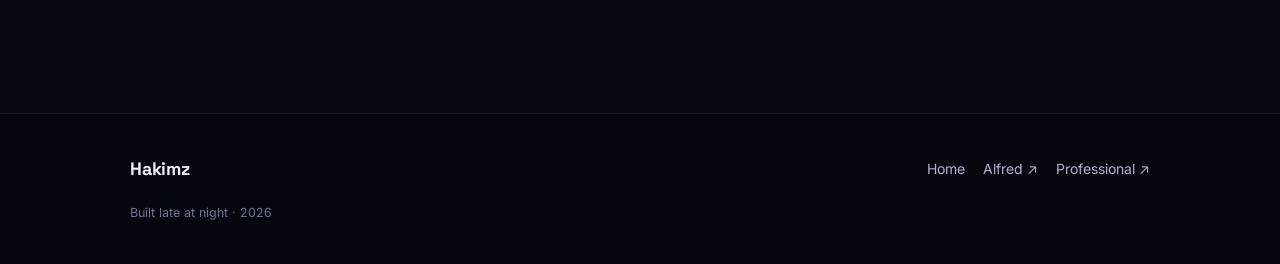
<file: research.html>
<!DOCTYPE html>
<html lang="en">
<head>
<meta charset="UTF-8">
<meta name="viewport" content="width=device-width, initial-scale=1.0">
<title>Research — Ali Hakimi</title>
<meta name="description" content="Ali Hakimi's vascular surgery research — active projects and published work, visual-first.">
<meta name="theme-color" content="#05060d">
<link rel="preconnect" href="https://fonts.googleapis.com">
<link rel="preconnect" href="https://fonts.gstatic.com" crossorigin>
<link href="https://fonts.googleapis.com/css2?family=Space+Grotesk:wght@400;500;600;700&family=Inter:wght@400;500;600&display=swap" rel="stylesheet">
<link rel="stylesheet" href="research-assets/app.css">
<style>
  /* ============================================================
     hakimz.com top nav — replicated from hakimz.com/assets/styles.css
     so this page wears the site's own header (NOT the Alfred top bar).
     Scoped to the nav only, to avoid clashing with research app.css.
     ============================================================ */
  :root{
    --hz-bg:#04050b; --hz-ink:#eef1fb; --hz-ink-soft:#aeb6cc; --hz-muted:#6b758f;
    --hz-line:rgba(255,255,255,.07); --hz-line-2:rgba(255,255,255,.13);
    --hz-cyan:#7fd6ec; --hz-violet:#9b8cf8;
    --hz-ease:cubic-bezier(.4,0,.2,1); --hz-maxw:1100px;
    --hz-font-display:"Space Grotesk",-apple-system,BlinkMacSystemFont,"Segoe UI",sans-serif;
    --hz-font-body:"Inter",-apple-system,BlinkMacSystemFont,"Segoe UI",Roboto,sans-serif;
  }
  body{font-family:var(--hz-font-body)}
  .topnav{
    position:fixed;top:0;left:0;right:0;z-index:50;
    border-bottom:1px solid transparent;
    transition:background .3s var(--hz-ease),border-color .3s var(--hz-ease),backdrop-filter .3s var(--hz-ease);
  }
  .topnav.scrolled{
    background:rgba(6,9,20,.62);
    -webkit-backdrop-filter:blur(14px) saturate(140%);backdrop-filter:blur(14px) saturate(140%);
    border-bottom:1px solid var(--hz-line);
  }
  .nav-wrap{
    max-width:var(--hz-maxw);margin:0 auto;
    padding:13px clamp(20px,5vw,40px);
    display:flex;align-items:center;justify-content:space-between;gap:20px;
  }
  .brand{
    font-family:var(--hz-font-display);font-weight:700;font-size:20px;letter-spacing:-.02em;
    background:linear-gradient(180deg,#fff,#bcc6e2);
    -webkit-background-clip:text;background-clip:text;color:transparent;
    text-decoration:none;
  }
  .nav-links{display:flex;align-items:center;gap:26px}
  .nav-links a{
    position:relative;text-decoration:none;
    font-family:var(--hz-font-display);font-size:14px;font-weight:500;letter-spacing:.01em;
    color:var(--hz-ink-soft);transition:color .2s var(--hz-ease);
  }
  .nav-links a:hover,.nav-links a.current{color:var(--hz-ink)}
  .nav-links a::after{
    content:"";position:absolute;left:0;right:0;bottom:-6px;height:1.5px;border-radius:2px;
    background:linear-gradient(90deg,var(--hz-cyan),var(--hz-violet));
    transform:scaleX(0);transform-origin:left;transition:transform .25s var(--hz-ease);
  }
  .nav-links a:hover::after,.nav-links a.current::after{transform:scaleX(1)}
  .nav-toggle{display:none}

  /* push the research main below the fixed nav */
  main.main{padding-top:84px}

  /* ---- hakimz-style footer ---- */
  .hz-footer{padding:40px 0;border-top:1px solid var(--hz-line);background:rgba(4,5,11,.5);position:relative;z-index:1;margin-top:40px}
  .hz-footer-wrap{max-width:var(--hz-maxw);margin:0 auto;padding:0 clamp(20px,5vw,40px);display:flex;align-items:center;gap:20px;flex-wrap:wrap}
  .hz-footer-mark{font-family:var(--hz-font-display);font-weight:700;font-size:18px;letter-spacing:-.01em;color:var(--hz-ink)}
  .hz-footer-links{display:flex;gap:18px;margin-left:auto;flex-wrap:wrap}
  .hz-footer-links a{font-size:14px;color:var(--hz-ink-soft);transition:color .2s var(--hz-ease);text-decoration:none}
  .hz-footer-links a:hover{color:var(--hz-cyan)}
  .hz-footer-fine{flex-basis:100%;font-size:12.5px;color:var(--hz-muted)}

  @media (max-width:680px){
    .nav-toggle{
      display:flex;flex-direction:column;justify-content:center;gap:5px;
      width:44px;height:44px;padding:0 11px;z-index:60;cursor:pointer;
      border:1px solid var(--hz-line-2);border-radius:12px;background:rgba(255,255,255,.05);
    }
    .nav-toggle span{display:block;width:100%;height:2px;border-radius:2px;background:var(--hz-ink);
      transition:transform .3s var(--hz-ease),opacity .2s var(--hz-ease)}
    .nav-toggle[aria-expanded="true"] span:nth-child(1){transform:translateY(7px) rotate(45deg)}
    .nav-toggle[aria-expanded="true"] span:nth-child(2){opacity:0}
    .nav-toggle[aria-expanded="true"] span:nth-child(3){transform:translateY(-7px) rotate(-45deg)}
    .nav-links{
      position:fixed;inset:0;z-index:55;gap:34px;
      flex-direction:column;justify-content:center;align-items:center;
      background:rgba(4,6,14,.9);
      -webkit-backdrop-filter:blur(22px);backdrop-filter:blur(22px);
      opacity:0;visibility:hidden;transform:scale(1.05);
      transition:opacity .3s var(--hz-ease),transform .3s var(--hz-ease),visibility .3s;
    }
    .nav-links.open{opacity:1;visibility:visible;transform:none}
    .nav-links a{font-size:24px}
    .nav-links a::after{display:none}
    .hz-footer-links{margin-left:0;flex-basis:100%}
  }
</style>
</head>
<body>

<!-- global starfield background (Alfred hub.js initSky animates this canvas) -->
<canvas class="sky-bg" id="sky" aria-hidden="true"></canvas>

<!-- ============ hakimz.com TOP NAV (NOT the Alfred top bar) ============ -->
<nav class="topnav" id="nav" aria-label="Primary">
  <div class="nav-wrap">
    <a class="brand" href="index.html">Hakimz</a>
    <button class="nav-toggle" id="navToggle" aria-label="Open menu" aria-expanded="false" aria-controls="navMenu">
      <span></span><span></span><span></span>
    </button>
    <div class="nav-links" id="navMenu">
      <a href="index.html#tinkering">Tinkering</a>
      <a href="index.html#signals">Currently into</a>
      <a href="research.html" class="current" aria-current="page">Research</a>
      <a href="https://alfred.hakimz.com" target="_blank" rel="noopener">Alfred ↗</a>
    </div>
  </div>
</nav>

<main class="main">
  <div class="page-head">
    <h1>Research</h1>
    <p>Vascular surgery research, visual-first. Each card swipes through abstract → figures → key takeaways; open one for the full manuscript on-site.</p>
  </div>

  <section class="rgrid" id="active" style="margin-top:18px"></section>

  <div class="rsec-title-wrap" id="published-head" style="display:none">
    <h2 class="rsec-title">Published</h2>
    <p class="rsec-sub">Peer-reviewed and in print — same card; “Open full manuscript” reads the full paper on-site.</p>
  </div>
  <section class="rgrid" id="published"></section>
</main>

<!-- ============ hakimz-style FOOTER ============ -->
<footer class="hz-footer">
  <div class="hz-footer-wrap">
    <span class="hz-footer-mark">Hakimz</span>
    <nav class="hz-footer-links" aria-label="Elsewhere">
      <a href="index.html">Home</a>
      <a href="https://alfred.hakimz.com" target="_blank" rel="noopener">Alfred ↗</a>
      <a href="https://alihakimi.com">Professional ↗</a>
    </nav>
    <span class="hz-footer-fine">Built late at night · <span id="year"></span></span>
  </div>
</footer>

<!-- hub.js gives us: starfield (initSky), lightbox, Hub.fetchData + Hub.esc -->
<script src="research-assets/hub.js"></script>
<script src="research-assets/research.js"></script>
<script>
/* hakimz-style nav behavior (frost on scroll + mobile hamburger overlay).
   We do NOT load hakimz main.js — that would inject a second starfield. */
(function(){
  var yr=document.getElementById('year'); if(yr) yr.textContent=new Date().getFullYear();
  var nav=document.getElementById('nav');
  if(nav){
    var onScroll=function(){ nav.classList.toggle('scrolled', window.scrollY>24); };
    onScroll(); window.addEventListener('scroll', onScroll, {passive:true});
    var navToggle=document.getElementById('navToggle');
    var navMenu=document.getElementById('navMenu');
    if(navToggle && navMenu){
      var setOpen=function(open){
        navMenu.classList.toggle('open', open);
        navToggle.setAttribute('aria-expanded', open?'true':'false');
        navToggle.setAttribute('aria-label', open?'Close menu':'Open menu');
      };
      navToggle.addEventListener('click', function(){ setOpen(!navMenu.classList.contains('open')); });
      navMenu.querySelectorAll('a').forEach(function(a){ a.addEventListener('click', function(){ setOpen(false); }); });
    }
  }
})();
</script>
<script>
/* READ-ONLY public research bootstrap (copied v1).
   Curated, hardcoded public list — does NOT fetch the private projects.json.
   Differences vs Alfred research.html: no "Refresh from Drive" button / handler,
   "Open full manuscript →" points at paper.html, no triage/ideas/lite/deadlines. */
(async function(){
  const $=s=>document.querySelector(s);
  // Public project list is generated by the alfred-cloud mirror (scripts/mirror-research.mjs)
  // from brain/memory/research/_surfaces.json — newly-flagged projects appear here automatically.
  const idx = await Hub.fetchData('research-assets/index.json');
  const PUBLIC = ((idx && idx.projects) || []).map(p => ({ id: p.id, sec: p.section, title: p.title, published: p.section === 'published' }));
  if(!PUBLIC.length){ $('#active').innerHTML='<div class="empty">No projects are public yet.</div>'; }

  // Rich 3D card — adapted from Alfred research.html richCard():
  //  - read-only (no Refresh button)
  //  - "Open full manuscript →" -> paper.html?id=<id>
  //  - keeps the Published badge logic
  function richCard(p,m){
    const pri=(p.published||p.status==='completed')
      ? '<span class="rstage pub">Published</span>'
      : (p.priority?'<span class="rstage '+(p.priority==='P2'?'p2':'')+'">'+Hub.esc(p.priority)+'</span>':'');
    return '<div class="r3d-stage"><article class="r3d" data-id="'+Hub.esc(p.id)+'">'+
        '<div class="lift"><div class="rhead"><div class="rh-l">'+
          '<h2><a class="rtitle" href="paper.html?id='+encodeURIComponent(p.id)+'">'+Hub.esc(m.short_title||p.title||m.title)+'</a></h2>'+
          '<div class="rmeta">'+Hub.esc(m.authors||'')+'</div>'+
        '</div>'+pri+'</div></div>'+
        '<div class="figcar lift-sm" data-car="'+Hub.esc(p.id)+'">'+
          '<div class="figstage"><div class="figtrack"></div></div>'+
          '<div class="fnav"><button data-c="prev" aria-label="Previous">‹</button><div class="fdots"></div><button data-c="next" aria-label="Next">›</button></div>'+
        '</div>'+
        '<div class="rfoot lift">'+
          '<a class="btn primary" href="paper.html?id='+encodeURIComponent(p.id)+'">Open full manuscript →</a>'+
        '</div>'+
      '</article></div>';
  }

  const cardSlides={};
  let pubN=0;
  for(const p of PUBLIC){
    const m=await Hub.fetchData('research-assets/data/'+p.id+'.json');
    if(!m) continue;
    cardSlides[p.id]=[
      ...(m.poster?[Research.posterSlide(m)]:[]),
      Research.abstractSlide(m),
      ...(m.figures||[]).map(Research.figureSlide),
      Research.takeawaysSlide(m)
    ];
    const target = p.sec==='published' ? $('#published') : $('#active');
    target.insertAdjacentHTML('beforeend', richCard(p,m));
    if(p.sec==='published') pubN++;
  }
  // Show the Published heading only if at least one published card rendered.
  if(pubN) $('#published-head').style.display='';

  // Wire rich cards: carousels + tilt (lightbox is delegated globally by hub.js).
  document.querySelectorAll('.r3d-stage').forEach(stage=>{
    Research.tilt(stage);
    const car=stage.querySelector('.figcar');
    const id=car&&car.getAttribute('data-car');
    if(id && cardSlides[id]) Research.carousel(car, cardSlides[id], {autoplay:7000});
  });
})();
</script>
</body>
</html>
</file>
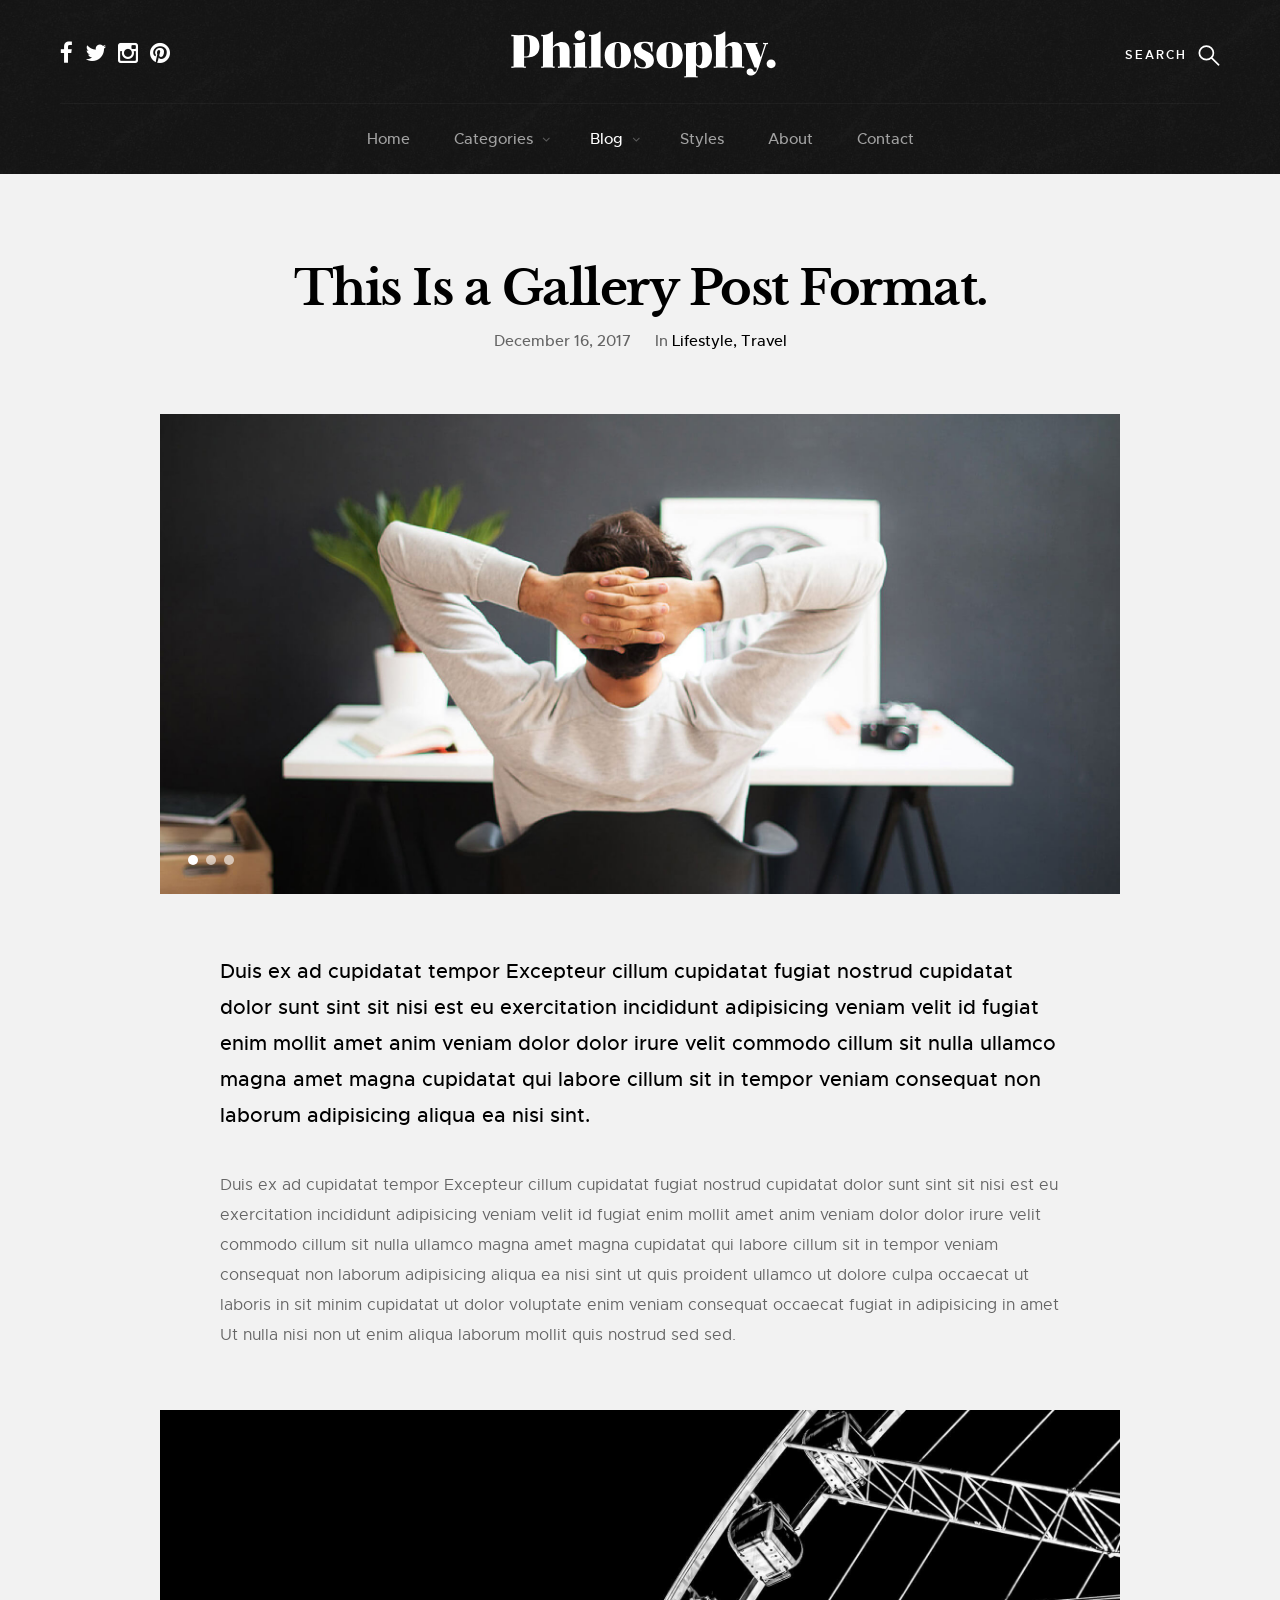
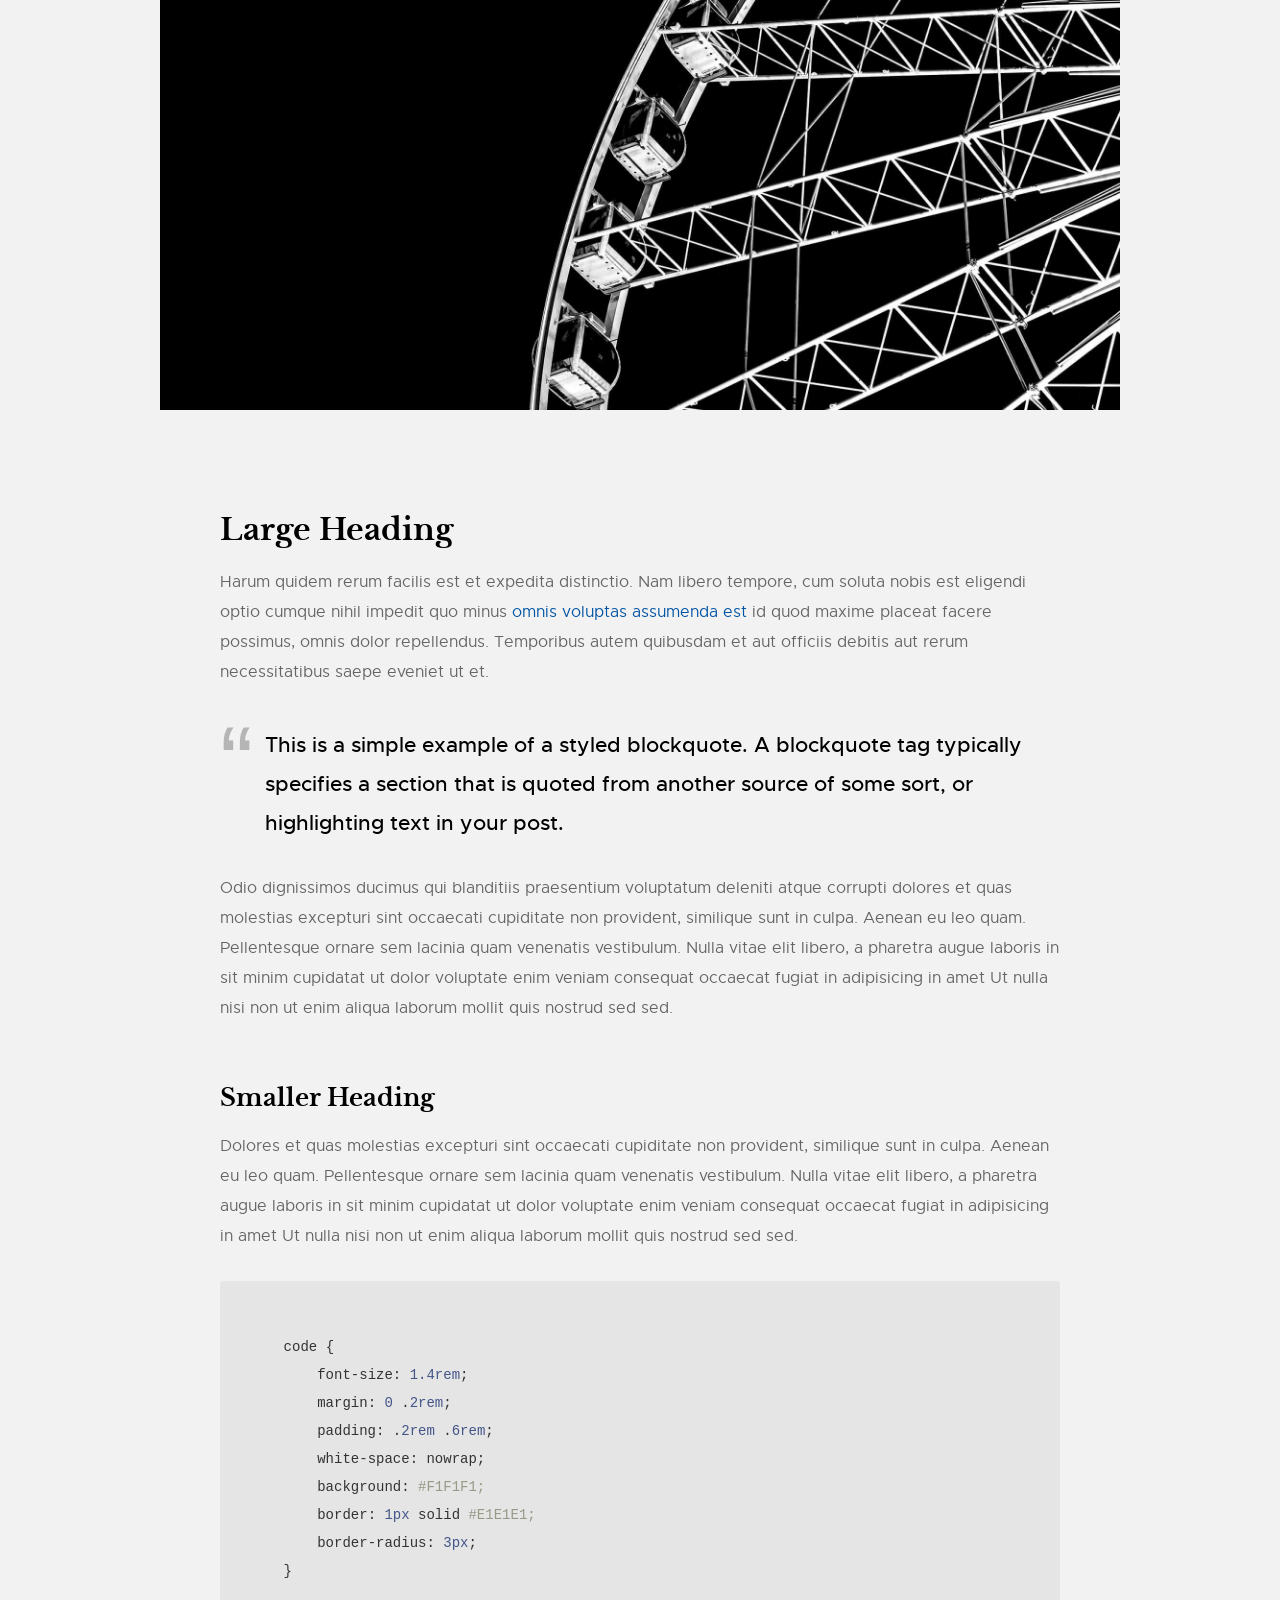
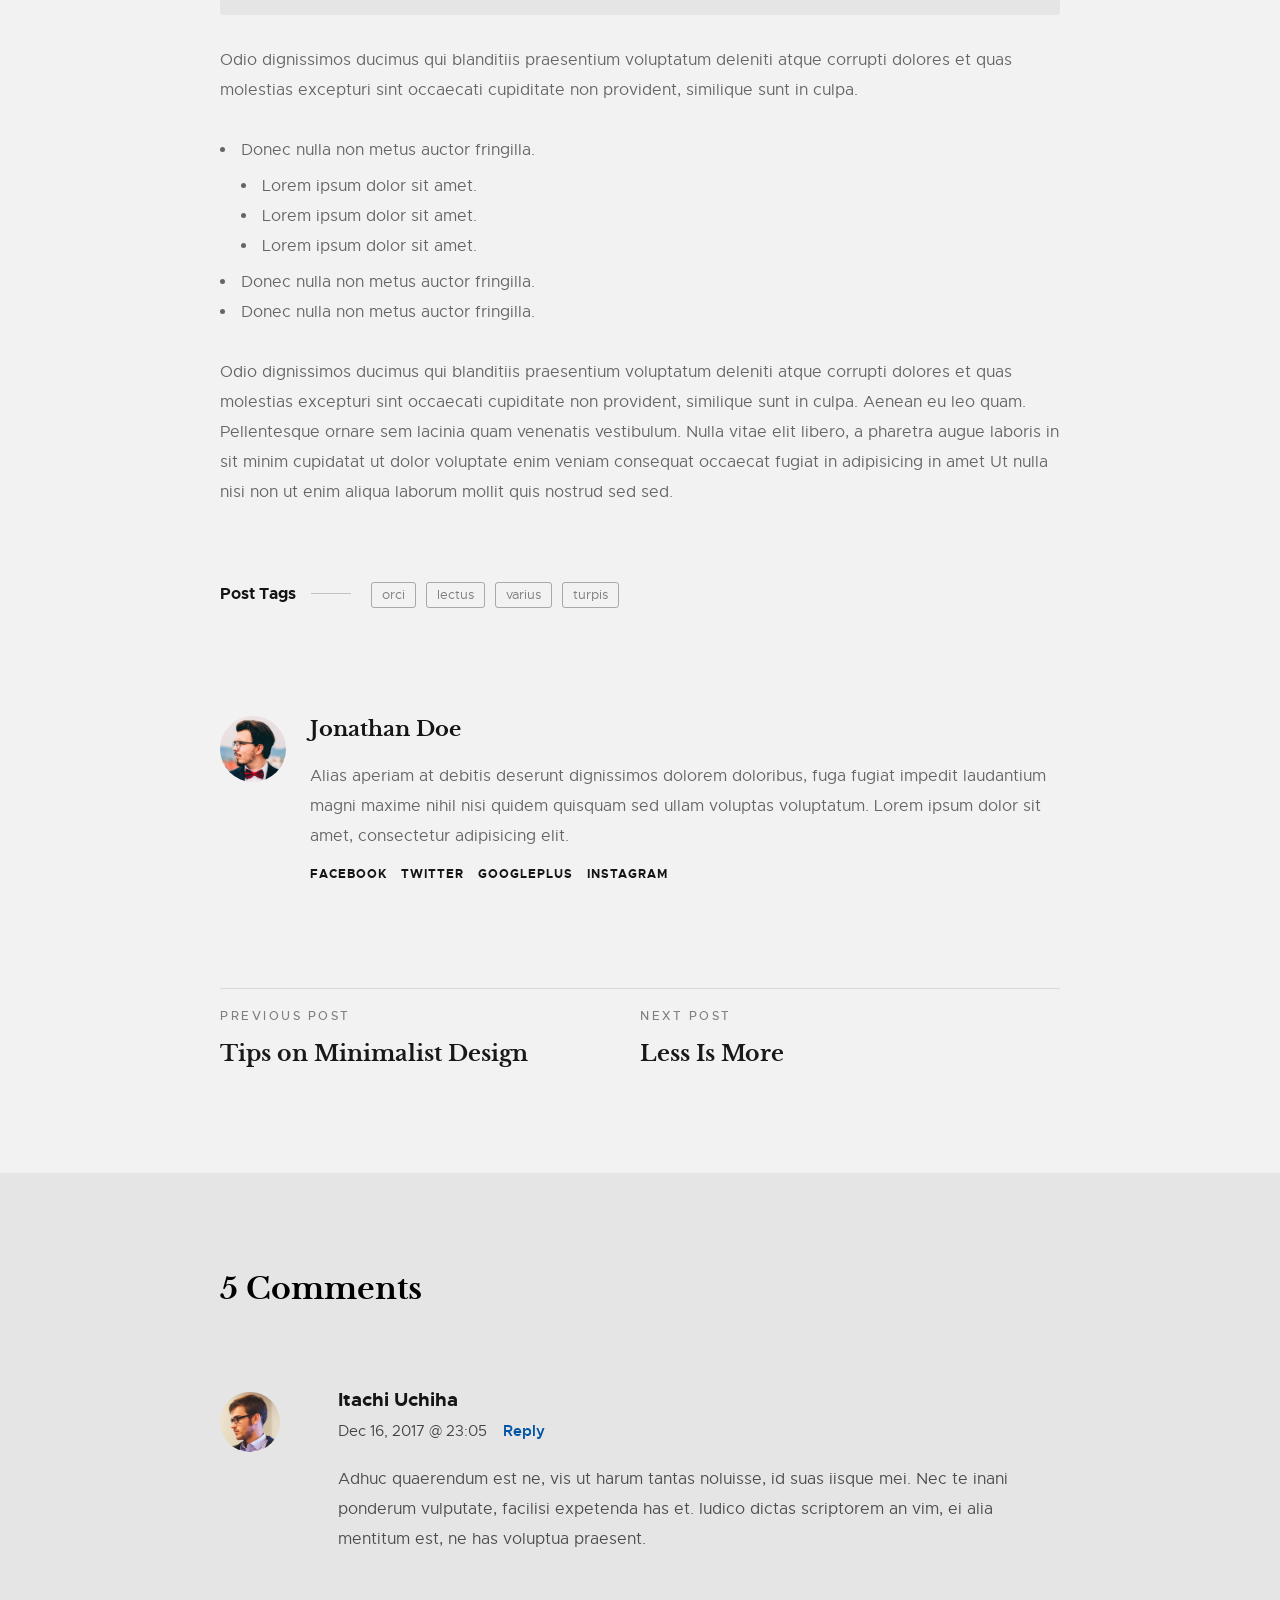
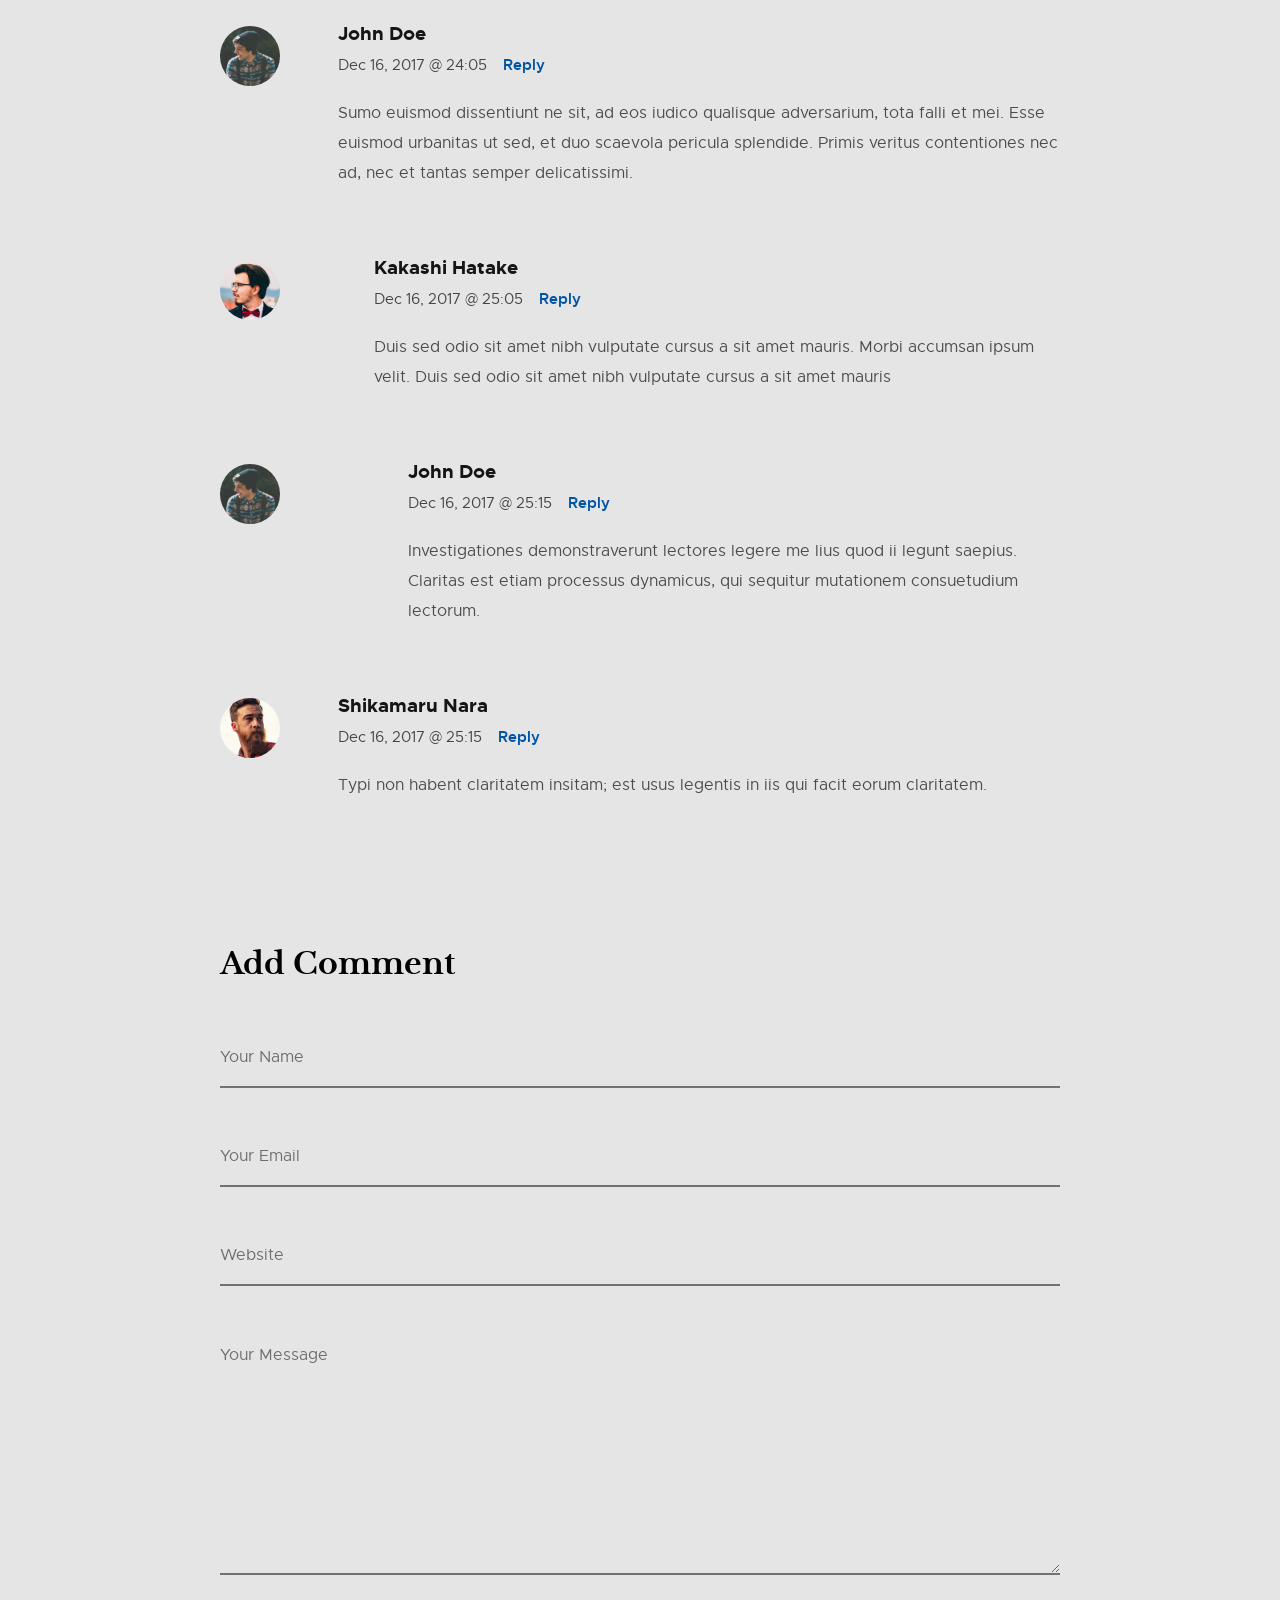
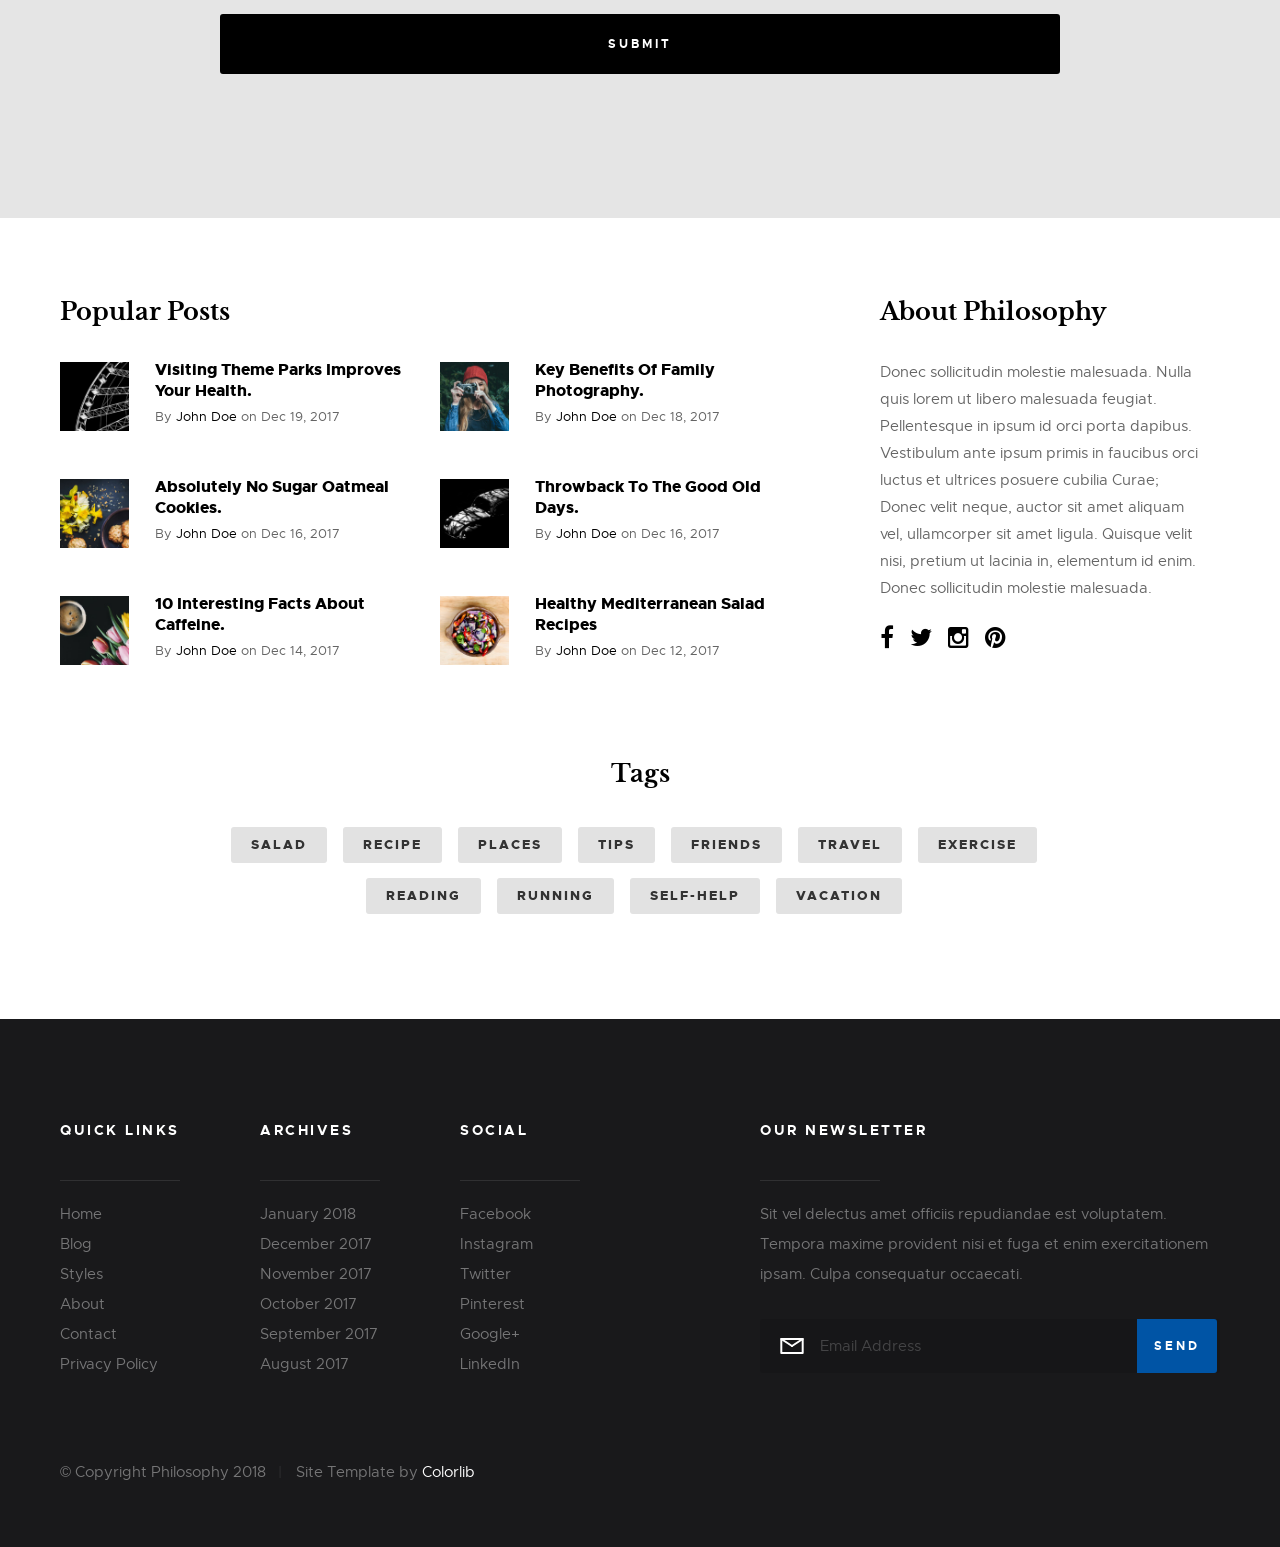
<file: single-gallery.html>
<!DOCTYPE html>
<html class="no-js" lang="en">
<head>

    <!--- basic page needs
    ================================================== -->
    <meta charset="utf-8">
    <title>Gallery Post Format - Philosophy</title>
    <meta name="description" content="">
    <meta name="author" content="">

    <!-- mobile specific metas
    ================================================== -->
    <meta name="viewport" content="width=device-width, initial-scale=1, maximum-scale=1">

    <!-- CSS
    ================================================== -->
    <link rel="stylesheet" href="css/base.css">
    <link rel="stylesheet" href="css/vendor.css">
    <link rel="stylesheet" href="css/main.css">

    <!-- script
    ================================================== -->
    <script src="js/modernizr.js"></script>
    <script src="js/pace.min.js"></script>

    <!-- favicons
    ================================================== -->
    <link rel="shortcut icon" href="favicon.ico" type="image/x-icon">
    <link rel="icon" href="favicon.ico" type="image/x-icon">

</head>

<body id="top">

    <!-- pageheader
    ================================================== -->
    <div class="s-pageheader">

        <header class="header">
            <div class="header__content row">

                <div class="header__logo">
                    <a class="logo" href="index.html">
                        <img src="images/logo.svg" alt="Homepage">
                    </a>
                </div> <!-- end header__logo -->

                <ul class="header__social">
                    <li>
                        <a href="#0"><i class="fa fa-facebook" aria-hidden="true"></i></a>
                    </li>
                    <li>
                        <a href="#0"><i class="fa fa-twitter" aria-hidden="true"></i></a>
                    </li>
                    <li>
                        <a href="#0"><i class="fa fa-instagram" aria-hidden="true"></i></a>
                    </li>
                    <li>
                        <a href="#0"><i class="fa fa-pinterest" aria-hidden="true"></i></a>
                    </li>
                </ul> <!-- end header__social -->

                <a class="header__search-trigger" href="#0"></a>

                <div class="header__search">

                    <form role="search" method="get" class="header__search-form" action="#">
                        <label>
                            <span class="hide-content">Search for:</span>
                            <input type="search" class="search-field" placeholder="Type Keywords" value="" name="s" title="Search for:" autocomplete="off">
                        </label>
                        <input type="submit" class="search-submit" value="Search">
                    </form>
        
                    <a href="#0" title="Close Search" class="header__overlay-close">Close</a>

                </div>  <!-- end header__search -->


                <a class="header__toggle-menu" href="#0" title="Menu"><span>Menu</span></a>

                <nav class="header__nav-wrap">

                    <h2 class="header__nav-heading h6">Site Navigation</h2>

                    <ul class="header__nav">
                        <li><a href="index.html" title="">Home</a></li>
                        <li class="has-children">
                            <a href="#0" title="">Categories</a>
                            <ul class="sub-menu">
                            <li><a href="category.html">Lifestyle</a></li>
                            <li><a href="category.html">Health</a></li>
                            <li><a href="category.html">Family</a></li>
                            <li><a href="category.html">Management</a></li>
                            <li><a href="category.html">Travel</a></li>
                            <li><a href="category.html">Work</a></li>
                            </ul>
                        </li>
                        <li class="has-children current">
                            <a href="#0" title="">Blog</a>
                            <ul class="sub-menu">
                            <li><a href="single-video.html">Video Post</a></li>
                            <li><a href="single-audio.html">Audio Post</a></li>
                            <li><a href="single-gallery.html">Gallery Post</a></li>
                            <li><a href="single-standard.html">Standard Post</a></li>
                            </ul>
                        </li>
                        <li><a href="style-guide.html" title="">Styles</a></li>
                        <li><a href="about.html" title="">About</a></li>
                        <li><a href="contact.html" title="">Contact</a></li>
                    </ul> <!-- end header__nav -->

                    <a href="#0" title="Close Menu" class="header__overlay-close close-mobile-menu">Close</a>

                </nav> <!-- end header__nav-wrap -->

            </div> <!-- header-content -->
        </header> <!-- header -->

    </div> <!-- end s-pageheader -->


    <!-- s-content
    ================================================== -->
    <section class="s-content s-content--narrow s-content--no-padding-bottom">

        <article class="row format-gallery">

            <div class="s-content__header col-full">
                <h1 class="s-content__header-title">
                    This Is a Gallery Post Format.
                </h1>
                <ul class="s-content__header-meta">
                    <li class="date">December 16, 2017</li>
                    <li class="cat">
                        In
                        <a href="#0">Lifestyle</a>
                        <a href="#0">Travel</a>
                    </li>
                </ul>
            </div> <!-- end s-content__header -->
    
            <div class="s-content__media col-full">
                <div class="s-content__slider slider">
                    <div class="slider__slides">
                        <div class="slider__slide">
                            <img src="images/thumbs/single/gallery/single-gallery-01-1000.jpg" 
                                 srcset="images/thumbs/single/gallery/single-gallery-01-2000.jpg 2000w, 
                                         images/thumbs/single/gallery/single-gallery-01-1000.jpg 1000w, 
                                         images/thumbs/single/gallery/single-gallery-01-500.jpg 500w" 
                                 sizes="(max-width: 2000px) 100vw, 2000px" alt="" >
                        </div>
                        <div class="slider__slide">
                            <img src="images/thumbs/single/gallery/single-gallery-02-1000.jpg" 
                                 srcset="images/thumbs/single/gallery/single-gallery-02-2000.jpg 2000w, 
                                         images/thumbs/single/gallery/single-gallery-02-1000.jpg 1000w, 
                                         images/thumbs/single/gallery/single-gallery-02-500.jpg 500w" 
                                 sizes="(max-width: 2000px) 100vw, 2000px" alt="" >
                        </div>
                        <div class="slider__slide">
                            <img src="images/thumbs/single/gallery/single-gallery-03-1000.jpg" 
                                 srcset="images/thumbs/single/gallery/single-gallery-03-2000.jpg 2000w, 
                                        images/thumbs/single/gallery/single-gallery-03-1000.jpg 1000w, 
                                        images/thumbs/single/gallery/single-gallery-03-500.jpg 500w" 
                                 sizes="(max-width: 2000px) 100vw, 2000px" alt="" >
                        </div>
                    </div>
                </div>
            </div> <!-- end s-content__media -->

            <div class="col-full s-content__main">

                <p class="lead">Duis ex ad cupidatat tempor Excepteur cillum cupidatat fugiat nostrud cupidatat dolor sunt sint sit nisi est eu exercitation incididunt adipisicing veniam velit id fugiat enim mollit amet anim veniam dolor dolor irure velit commodo cillum sit nulla ullamco magna amet magna cupidatat qui labore cillum sit in tempor veniam consequat non laborum adipisicing aliqua ea nisi sint.</p>
                
                <p>Duis ex ad cupidatat tempor Excepteur cillum cupidatat fugiat nostrud cupidatat dolor sunt sint sit nisi est eu exercitation incididunt adipisicing veniam velit id fugiat enim mollit amet anim veniam dolor dolor irure velit commodo cillum sit nulla ullamco magna amet magna cupidatat qui labore cillum sit in tempor veniam consequat non laborum adipisicing aliqua ea nisi sint ut quis proident ullamco ut dolore culpa occaecat ut laboris in sit minim cupidatat ut dolor voluptate enim veniam consequat occaecat fugiat in adipisicing in amet Ut nulla nisi non ut enim aliqua laborum mollit quis nostrud sed sed.
                </p>

                <p>
                <img src="images/wheel-1000.jpg" 
                     srcset="images/wheel-2000.jpg 2000w, images/wheel-1000.jpg 1000w, images/wheel-500.jpg 500w" 
                     sizes="(max-width: 2000px) 100vw, 2000px" alt="">
                </p>

                <h2>Large Heading</h2>

                <p>Harum quidem rerum facilis est et expedita distinctio. Nam libero tempore, cum soluta nobis est eligendi optio cumque nihil impedit quo minus <a href="http://#">omnis voluptas assumenda est</a> id quod maxime placeat facere possimus, omnis dolor repellendus. Temporibus autem quibusdam et aut officiis debitis aut rerum necessitatibus saepe eveniet ut et.</p>

                <blockquote><p>This is a simple example of a styled blockquote. A blockquote tag typically specifies a section that is quoted from another source of some sort, or highlighting text in your post.</p></blockquote>

                <p>Odio dignissimos ducimus qui blanditiis praesentium voluptatum deleniti atque corrupti dolores et quas molestias excepturi sint occaecati cupiditate non provident, similique sunt in culpa. Aenean eu leo quam. Pellentesque ornare sem lacinia quam venenatis vestibulum. Nulla vitae elit libero, a pharetra augue laboris in sit minim cupidatat ut dolor voluptate enim veniam consequat occaecat fugiat in adipisicing in amet Ut nulla nisi non ut enim aliqua laborum mollit quis nostrud sed sed.</p>

                <h3>Smaller Heading</h3>

                <p>Dolores et quas molestias excepturi sint occaecati cupiditate non provident, similique sunt in culpa. Aenean eu leo quam. Pellentesque ornare sem lacinia quam venenatis vestibulum. Nulla vitae elit libero, a pharetra augue laboris in sit minim cupidatat ut dolor voluptate enim veniam consequat occaecat fugiat in adipisicing in amet Ut nulla nisi non ut enim aliqua laborum mollit quis nostrud sed sed.

<pre><code>
    code {
        font-size: 1.4rem;
        margin: 0 .2rem;
        padding: .2rem .6rem;
        white-space: nowrap;
        background: #F1F1F1;
        border: 1px solid #E1E1E1;
        border-radius: 3px;
    }
</code></pre>

                <p>Odio dignissimos ducimus qui blanditiis praesentium voluptatum deleniti atque corrupti dolores et quas molestias excepturi sint occaecati cupiditate non provident, similique sunt in culpa.</p>

                <ul>
                    <li>Donec nulla non metus auctor fringilla.
                        <ul>
                            <li>Lorem ipsum dolor sit amet.</li>
                            <li>Lorem ipsum dolor sit amet.</li>
                            <li>Lorem ipsum dolor sit amet.</li>
                        </ul>
                    </li>
                    <li>Donec nulla non metus auctor fringilla.</li>
                    <li>Donec nulla non metus auctor fringilla.</li>
                </ul>

                <p>Odio dignissimos ducimus qui blanditiis praesentium voluptatum deleniti atque corrupti dolores et quas molestias excepturi sint occaecati cupiditate non provident, similique sunt in culpa. Aenean eu leo quam. Pellentesque ornare sem lacinia quam venenatis vestibulum. Nulla vitae elit libero, a pharetra augue laboris in sit minim cupidatat ut dolor voluptate enim veniam consequat occaecat fugiat in adipisicing in amet Ut nulla nisi non ut enim aliqua laborum mollit quis nostrud sed sed.</p>

                <p class="s-content__tags">
                    <span>Post Tags</span>

                    <span class="s-content__tag-list">
                        <a href="#0">orci</a>
                        <a href="#0">lectus</a>
                        <a href="#0">varius</a>
                        <a href="#0">turpis</a>
                    </span>
                </p> <!-- end s-content__tags -->

                <div class="s-content__author">
                    <img src="images/avatars/user-03.jpg" alt="">

                    <div class="s-content__author-about">
                        <h4 class="s-content__author-name">
                            <a href="#0">Jonathan Doe</a>
                        </h4>
                    
                        <p>Alias aperiam at debitis deserunt dignissimos dolorem doloribus, fuga fugiat impedit laudantium magni maxime nihil nisi quidem quisquam sed ullam voluptas voluptatum. Lorem ipsum dolor sit amet, consectetur adipisicing elit.
                        </p>

                        <ul class="s-content__author-social">
                           <li><a href="#0">Facebook</a></li>
                           <li><a href="#0">Twitter</a></li>
                           <li><a href="#0">GooglePlus</a></li>
                           <li><a href="#0">Instagram</a></li>
                        </ul>
                    </div>
                </div>

                <div class="s-content__pagenav">
                    <div class="s-content__nav">
                        <div class="s-content__prev">
                            <a href="#0" rel="prev">
                                <span>Previous Post</span>
                                Tips on Minimalist Design 
                            </a>
                        </div>
                        <div class="s-content__next">
                            <a href="#0" rel="next">
                                <span>Next Post</span>
                                Less Is More 
                            </a>
                        </div>
                    </div>
                </div> <!-- end s-content__pagenav -->

            </div> <!-- end s-content__main -->

        </article>


        <!-- comments
        ================================================== -->
        <div class="comments-wrap">

            <div id="comments" class="row">
                <div class="col-full">

                    <h3 class="h2">5 Comments</h3>

                    <!-- commentlist -->
                    <ol class="commentlist">

                        <li class="depth-1 comment">

                            <div class="comment__avatar">
                                <img width="50" height="50" class="avatar" src="images/avatars/user-01.jpg" alt="">
                            </div>

                            <div class="comment__content">

                                <div class="comment__info">
                                    <cite>Itachi Uchiha</cite>

                                    <div class="comment__meta">
                                        <time class="comment__time">Dec 16, 2017 @ 23:05</time>
                                        <a class="reply" href="#0">Reply</a>
                                    </div>
                                </div>

                                <div class="comment__text">
                                <p>Adhuc quaerendum est ne, vis ut harum tantas noluisse, id suas iisque mei. Nec te inani ponderum vulputate,
                                facilisi expetenda has et. Iudico dictas scriptorem an vim, ei alia mentitum est, ne has voluptua praesent.</p>
                                </div>

                            </div>

                        </li> <!-- end comment level 1 -->

                        <li class="thread-alt depth-1 comment">

                            <div class="comment__avatar">
                                <img width="50" height="50" class="avatar" src="images/avatars/user-04.jpg" alt="">
                            </div>

                            <div class="comment__content">

                                <div class="comment__info">
                                <cite>John Doe</cite>

                                <div class="comment__meta">
                                    <time class="comment__time">Dec 16, 2017 @ 24:05</time>
                                    <a class="reply" href="#0">Reply</a>
                                </div>
                                </div>

                                <div class="comment__text">
                                <p>Sumo euismod dissentiunt ne sit, ad eos iudico qualisque adversarium, tota falli et mei. Esse euismod
                                urbanitas ut sed, et duo scaevola pericula splendide. Primis veritus contentiones nec ad, nec et
                                tantas semper delicatissimi.</p>
                                </div>

                            </div>

                            <ul class="children">

                                <li class="depth-2 comment">

                                    <div class="comment__avatar">
                                        <img width="50" height="50" class="avatar" src="images/avatars/user-03.jpg" alt="">
                                    </div>

                                    <div class="comment__content">

                                        <div class="comment__info">
                                            <cite>Kakashi Hatake</cite>

                                            <div class="comment__meta">
                                                <time class="comment__time">Dec 16, 2017 @ 25:05</time>
                                                <a class="reply" href="#0">Reply</a>
                                            </div>
                                        </div>

                                        <div class="comment__text">
                                            <p>Duis sed odio sit amet nibh vulputate
                                            cursus a sit amet mauris. Morbi accumsan ipsum velit. Duis sed odio sit amet nibh vulputate
                                            cursus a sit amet mauris</p>
                                        </div>

                                    </div>

                                    <ul class="children">

                                        <li class="depth-3 comment">

                                            <div class="comment__avatar">
                                                <img width="50" height="50" class="avatar" src="images/avatars/user-04.jpg" alt="">
                                            </div>

                                            <div class="comment__content">

                                                <div class="comment__info">
                                                <cite>John Doe</cite>

                                                <div class="comment__meta">
                                                    <time class="comment__time">Dec 16, 2017 @ 25:15</time>
                                                    <a class="reply" href="#0">Reply</a>
                                                </div>
                                                </div>

                                                <div class="comment__text">
                                                <p>Investigationes demonstraverunt lectores legere me lius quod ii legunt saepius. Claritas est
                                                etiam processus dynamicus, qui sequitur mutationem consuetudium lectorum.</p>
                                                </div>

                                            </div>

                                        </li>

                                    </ul>

                                </li>

                            </ul>

                        </li> <!-- end comment level 1 -->

                        <li class="depth-1 comment">

                            <div class="comment__avatar">
                                <img width="50" height="50" class="avatar" src="images/avatars/user-02.jpg" alt="">
                            </div>

                            <div class="comment__content">

                                <div class="comment__info">
                                <cite>Shikamaru Nara</cite>

                                <div class="comment__meta">
                                    <time class="comment-time">Dec 16, 2017 @ 25:15</time>
                                    <a class="reply" href="#">Reply</a>
                                </div>
                                </div>

                                <div class="comment__text">
                                <p>Typi non habent claritatem insitam; est usus legentis in iis qui facit eorum claritatem.</p>
                                </div>

                            </div>

                        </li>  <!-- end comment level 1 -->

                    </ol> <!-- end commentlist -->


                    <!-- respond
                    ================================================== -->
                    <div class="respond">

                        <h3 class="h2">Add Comment</h3>

                        <form name="contactForm" id="contactForm" method="post" action="">
                            <fieldset>

                                <div class="form-field">
                                        <input name="cName" type="text" id="cName" class="full-width" placeholder="Your Name" value="">
                                </div>

                                <div class="form-field">
                                        <input name="cEmail" type="text" id="cEmail" class="full-width" placeholder="Your Email" value="">
                                </div>

                                <div class="form-field">
                                        <input name="cWebsite" type="text" id="cWebsite" class="full-width" placeholder="Website" value="">
                                </div>

                                <div class="message form-field">
                                    <textarea name="cMessage" id="cMessage" class="full-width" placeholder="Your Message"></textarea>
                                </div>

                                <button type="submit" class="submit btn--primary btn--large full-width">Submit</button>

                            </fieldset>
                        </form> <!-- end form -->

                    </div> <!-- end respond -->

                </div> <!-- end col-full -->

            </div> <!-- end row comments -->
        </div> <!-- end comments-wrap -->

    </section> <!-- s-content -->


    <!-- s-extra
    ================================================== -->
    <section class="s-extra">

        <div class="row top">

            <div class="col-eight md-six tab-full popular">
                <h3>Popular Posts</h3>

                <div class="block-1-2 block-m-full popular__posts">
                    <article class="col-block popular__post">
                        <a href="#0" class="popular__thumb">
                            <img src="images/thumbs/small/wheel-150.jpg" alt="">
                        </a>
                        <h5><a href="#0">Visiting Theme Parks Improves Your Health.</a></h5>
                        <section class="popular__meta">
                                <span class="popular__author"><span>By</span> <a href="#0"> John Doe</a></span>
                            <span class="popular__date"><span>on</span> <time datetime="2017-12-19">Dec 19, 2017</time></span>
                        </section>
                    </article>
                    <article class="col-block popular__post">
                        <a href="#0" class="popular__thumb">
                            <img src="images/thumbs/small/shutterbug-150.jpg" alt="">
                        </a>
                        <h5><a href="#0">Key Benefits Of Family Photography.</a></h5>
                        <section class="popular__meta">
                            <span class="popular__author"><span>By</span> <a href="#0"> John Doe</a></span>
                            <span class="popular__date"><span>on</span> <time datetime="2017-12-18">Dec 18, 2017</time></span>
                        </section>
                    </article>
                    <article class="col-block popular__post">
                        <a href="#0" class="popular__thumb">
                            <img src="images/thumbs/small/cookies-150.jpg" alt="">
                        </a>
                        <h5><a href="#0">Absolutely No Sugar Oatmeal Cookies.</a></h5>
                        <section class="popular__meta">
                                <span class="popular__author"><span>By</span> <a href="#0"> John Doe</a></span>
                            <span class="popular__date"><span>on</span> <time datetime="2017-12-16">Dec 16, 2017</time></span>
                        </section>
                    </article>
                    <article class="col-block popular__post">
                        <a href="#0" class="popular__thumb">
                            <img src="images/thumbs/small/beetle-150.jpg" alt="">
                        </a>
                        <h5><a href="#0">Throwback To The Good Old Days.</a></h5>
                        <section class="popular__meta">
                            <span class="popular__author"><span>By</span> <a href="#0"> John Doe</a></span>
                            <span class="popular__date"><span>on</span> <time datetime="2017-12-16">Dec 16, 2017</time></span>
                        </section>
                    </article>
                    <article class="col-block popular__post">
                        <a href="#0" class="popular__thumb">
                            <img src="images/thumbs/small/tulips-150.jpg" alt="">
                        </a>
                        <h5><a href="#0">10 Interesting Facts About Caffeine.</a></h5>
                        <section class="popular__meta">
                            <span class="popular__author"><span>By</span> <a href="#0"> John Doe</a></span>
                            <span class="popular__date"><span>on</span> <time datetime="2017-12-14">Dec 14, 2017</time></span>
                        </section>
                    </article>
                    <article class="col-block popular__post">
                        <a href="#0" class="popular__thumb">
                            <img src="images/thumbs/small/salad-150.jpg" alt="">
                        </a>
                        <h5><a href="#0">Healthy Mediterranean Salad Recipes</a></h5>
                        <section class="popular__meta">
                            <span class="popular__author"><span>By</span> <a href="#0"> John Doe</a></span>
                            <span class="popular__date"><span>on</span> <time datetime="2017-12-12">Dec 12, 2017</time></span>
                        </section>
                    </article>
                </div> <!-- end popular_posts -->
            </div> <!-- end popular -->
            
            <div class="col-four md-six tab-full about">
                <h3>About Philosophy</h3>

                <p>
                Donec sollicitudin molestie malesuada. Nulla quis lorem ut libero malesuada feugiat. Pellentesque in ipsum id orci porta dapibus. Vestibulum ante ipsum primis in faucibus orci luctus et ultrices posuere cubilia Curae; Donec velit neque, auctor sit amet aliquam vel, ullamcorper sit amet ligula. Quisque velit nisi, pretium ut lacinia in, elementum id enim. Donec sollicitudin molestie malesuada.
                </p>

                <ul class="about__social">
                    <li>
                        <a href="#0"><i class="fa fa-facebook" aria-hidden="true"></i></a>
                    </li>
                    <li>
                        <a href="#0"><i class="fa fa-twitter" aria-hidden="true"></i></a>
                    </li>
                    <li>
                        <a href="#0"><i class="fa fa-instagram" aria-hidden="true"></i></a>
                    </li>
                    <li>
                        <a href="#0"><i class="fa fa-pinterest" aria-hidden="true"></i></a>
                    </li>
                </ul> <!-- end header__social -->
            </div> <!-- end about -->

        </div> <!-- end row -->

        <div class="row bottom tags-wrap">
            <div class="col-full tags">
                <h3>Tags</h3>

                <div class="tagcloud">
                    <a href="#0">Salad</a>
                    <a href="#0">Recipe</a>
                    <a href="#0">Places</a>
                    <a href="#0">Tips</a>
                    <a href="#0">Friends</a>
                    <a href="#0">Travel</a>
                    <a href="#0">Exercise</a>
                    <a href="#0">Reading</a>
                    <a href="#0">Running</a>
                    <a href="#0">Self-Help</a>
                    <a href="#0">Vacation</a>
                </div> <!-- end tagcloud -->
            </div> <!-- end tags -->
        </div> <!-- end tags-wrap -->

    </section> <!-- end s-extra -->


    <!-- s-footer
    ================================================== -->
    <footer class="s-footer">

        <div class="s-footer__main">
            <div class="row">
                
                <div class="col-two md-four mob-full s-footer__sitelinks">
                        
                    <h4>Quick Links</h4>

                    <ul class="s-footer__linklist">
                        <li><a href="#0">Home</a></li>
                        <li><a href="#0">Blog</a></li>
                        <li><a href="#0">Styles</a></li>
                        <li><a href="#0">About</a></li>
                        <li><a href="#0">Contact</a></li>
                        <li><a href="#0">Privacy Policy</a></li>
                    </ul>

                </div> <!-- end s-footer__sitelinks -->

                <div class="col-two md-four mob-full s-footer__archives">
                        
                    <h4>Archives</h4>

                    <ul class="s-footer__linklist">
                        <li><a href="#0">January 2018</a></li>
                        <li><a href="#0">December 2017</a></li>
                        <li><a href="#0">November 2017</a></li>
                        <li><a href="#0">October 2017</a></li>
                        <li><a href="#0">September 2017</a></li>
                        <li><a href="#0">August 2017</a></li>
                    </ul>

                </div> <!-- end s-footer__archives -->

                <div class="col-two md-four mob-full s-footer__social">
                        
                    <h4>Social</h4>

                    <ul class="s-footer__linklist">
                        <li><a href="#0">Facebook</a></li>
                        <li><a href="#0">Instagram</a></li>
                        <li><a href="#0">Twitter</a></li>
                        <li><a href="#0">Pinterest</a></li>
                        <li><a href="#0">Google+</a></li>
                        <li><a href="#0">LinkedIn</a></li>
                    </ul>

                </div> <!-- end s-footer__social -->

                <div class="col-five md-full end s-footer__subscribe">
                        
                    <h4>Our Newsletter</h4>

                    <p>Sit vel delectus amet officiis repudiandae est voluptatem. Tempora maxime provident nisi et fuga et enim exercitationem ipsam. Culpa consequatur occaecati.</p>

                    <div class="subscribe-form">
                        <form id="mc-form" class="group" novalidate="true">

                            <input type="email" value="" name="EMAIL" class="email" id="mc-email" placeholder="Email Address" required="">
                
                            <input type="submit" name="subscribe" value="Send">
                
                            <label for="mc-email" class="subscribe-message"></label>
                
                        </form>
                    </div>

                </div> <!-- end s-footer__subscribe -->

            </div>
        </div> <!-- end s-footer__main -->

        <div class="s-footer__bottom">
            <div class="row">
                <div class="col-full">
                    <div class="s-footer__copyright">
                        <span>© Copyright Philosophy 2018</span> 
                        <span>Site Template by <a href="https://colorlib.com/">Colorlib</a></span>
                    </div>

                    <div class="go-top">
                        <a class="smoothscroll" title="Back to Top" href="#top"></a>
                    </div>
                </div>
            </div>
        </div> <!-- end s-footer__bottom -->

    </footer> <!-- end s-footer -->


    <!-- preloader
    ================================================== -->
    <div id="preloader">
        <div id="loader">
            <div class="line-scale">
                <div></div>
                <div></div>
                <div></div>
                <div></div>
                <div></div>
            </div>
        </div>
    </div>


    <!-- Java Script
    ================================================== -->
    <script src="js/jquery-3.2.1.min.js"></script>
    <script src="js/plugins.js"></script>
    <script src="js/main.js"></script>

</body>

</html>
</file>
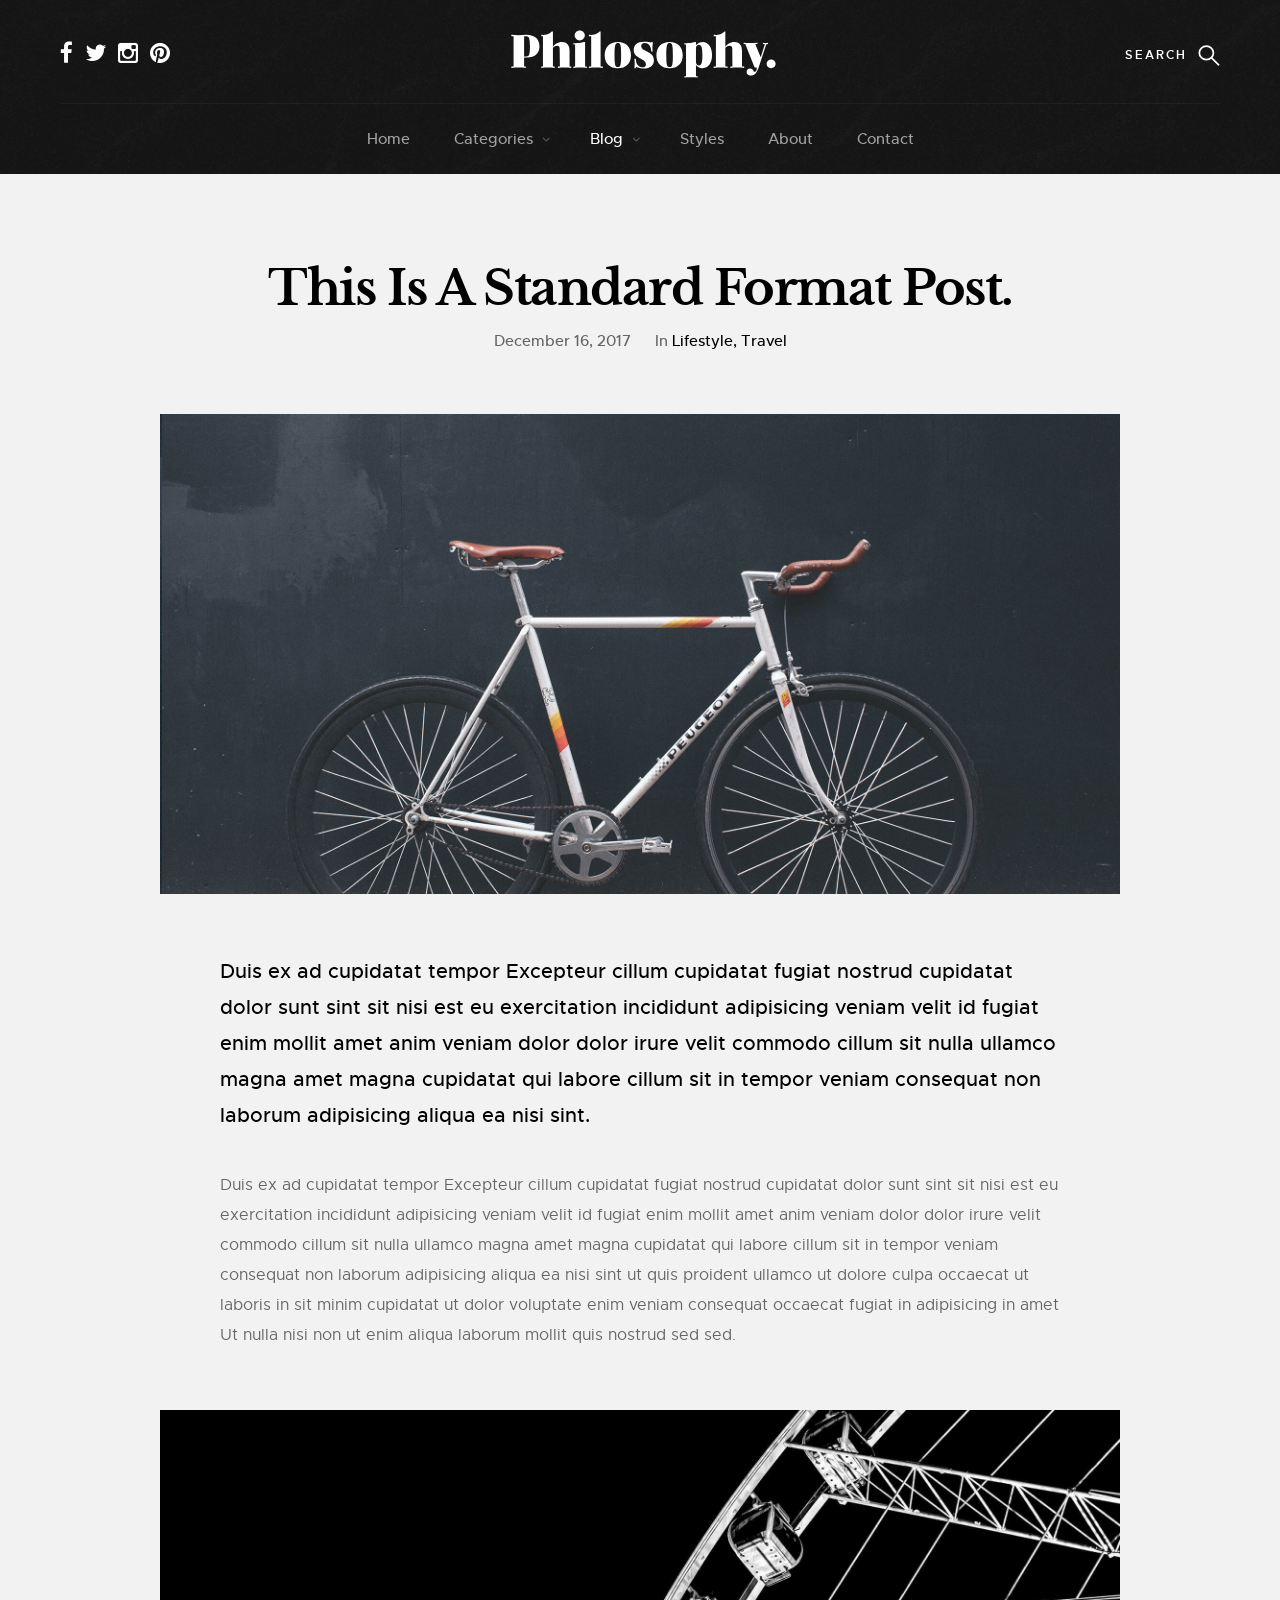
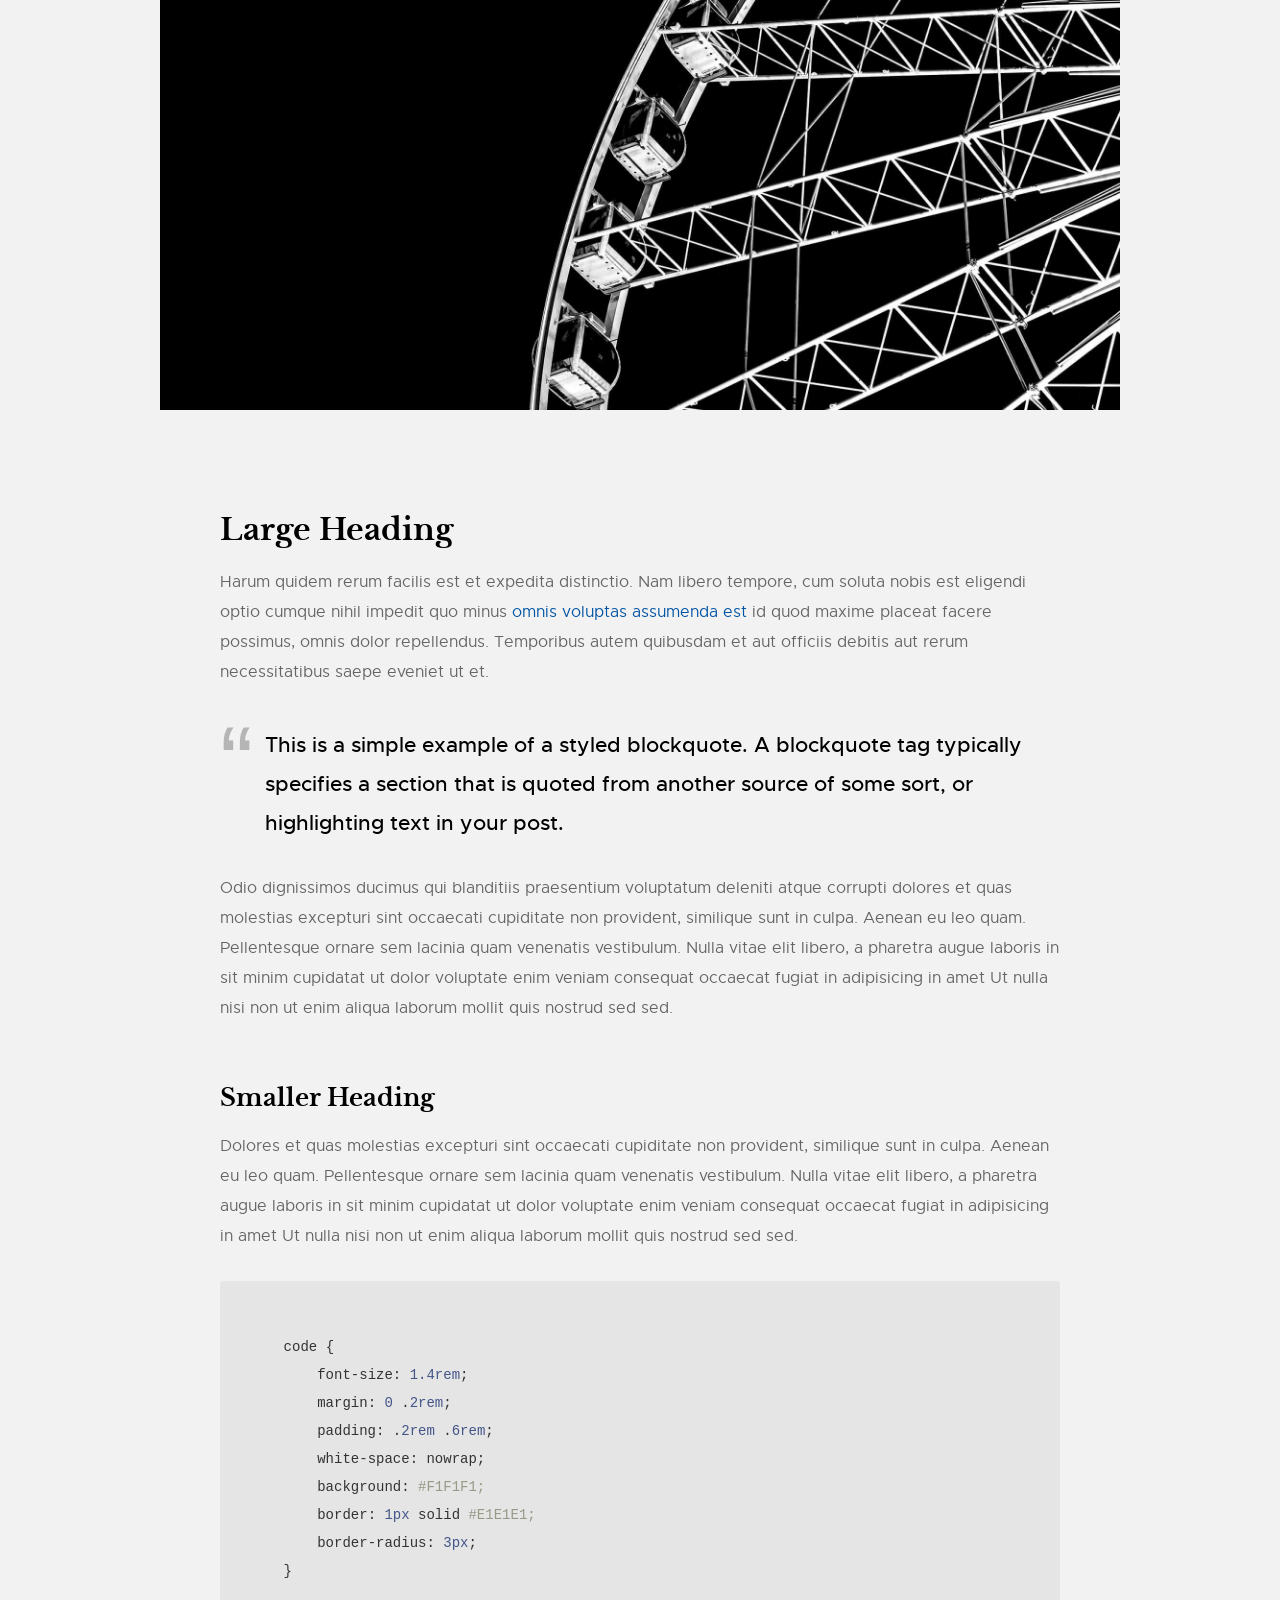
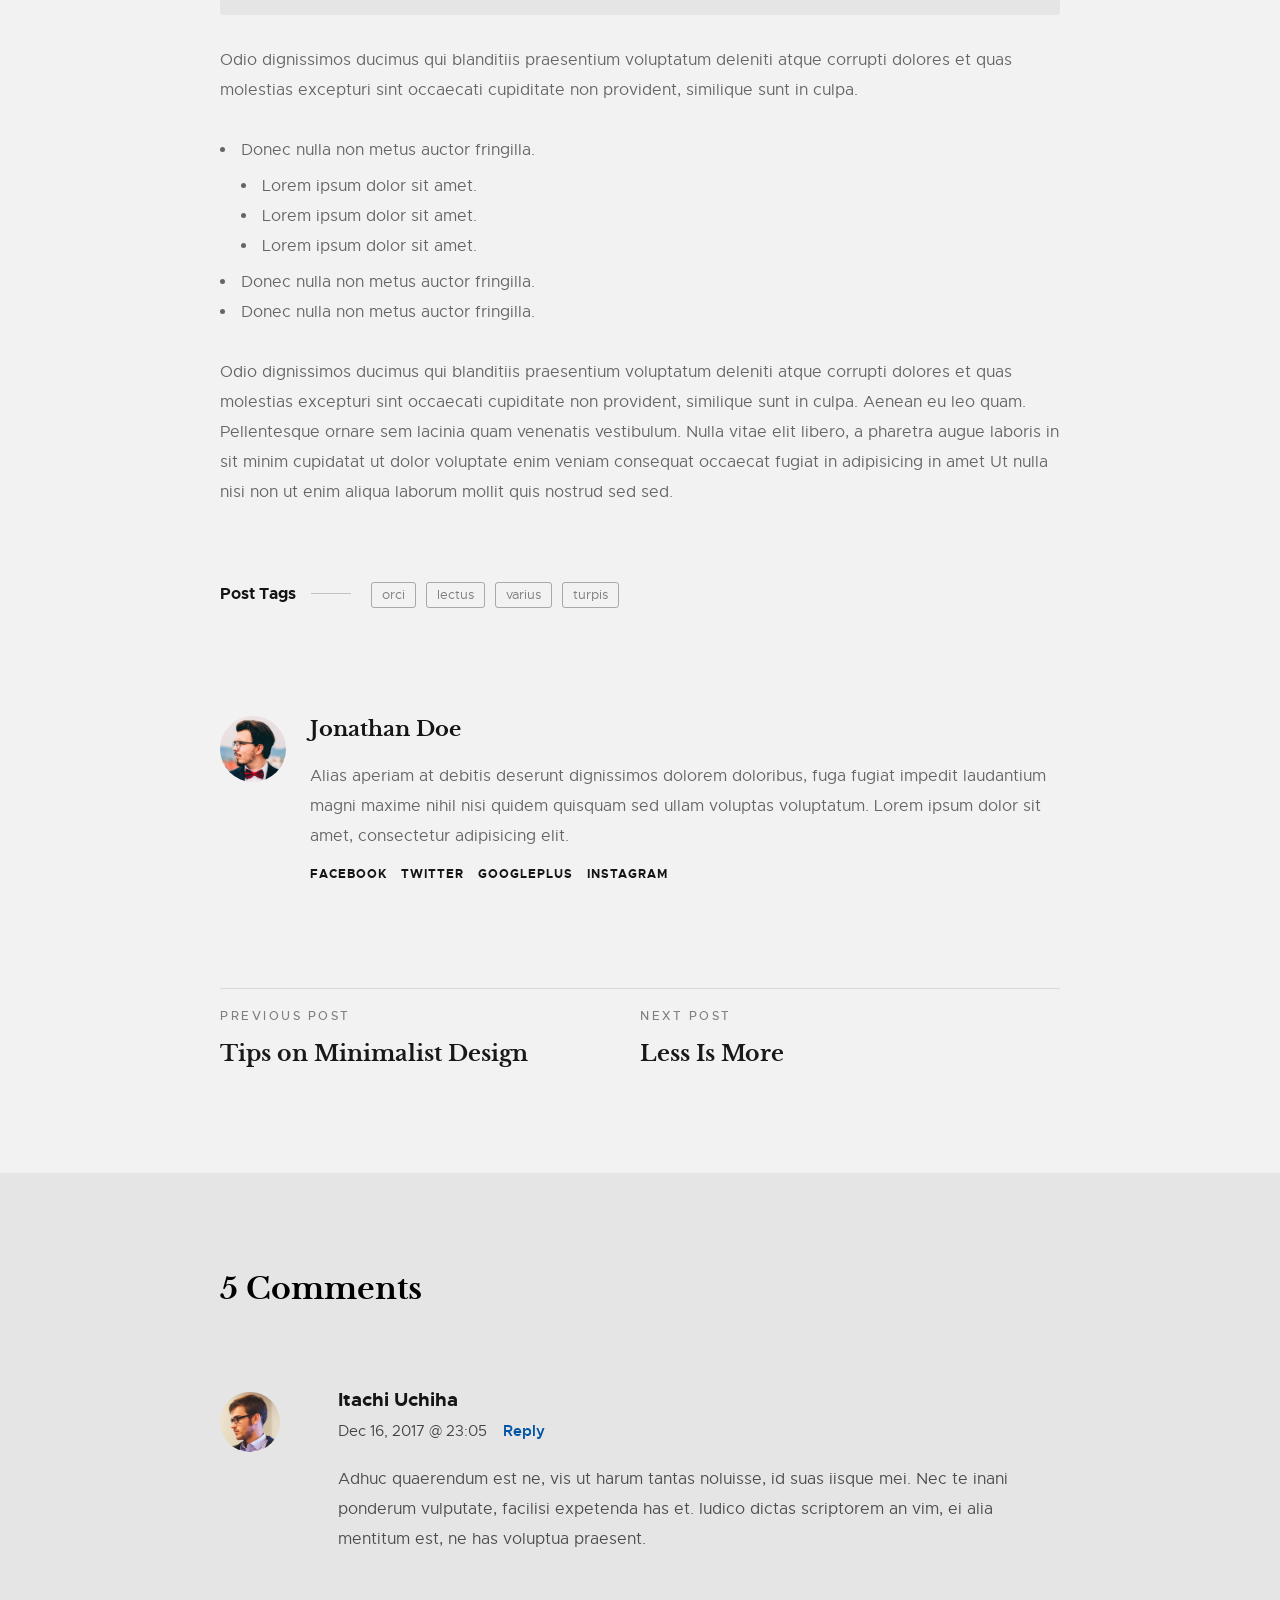
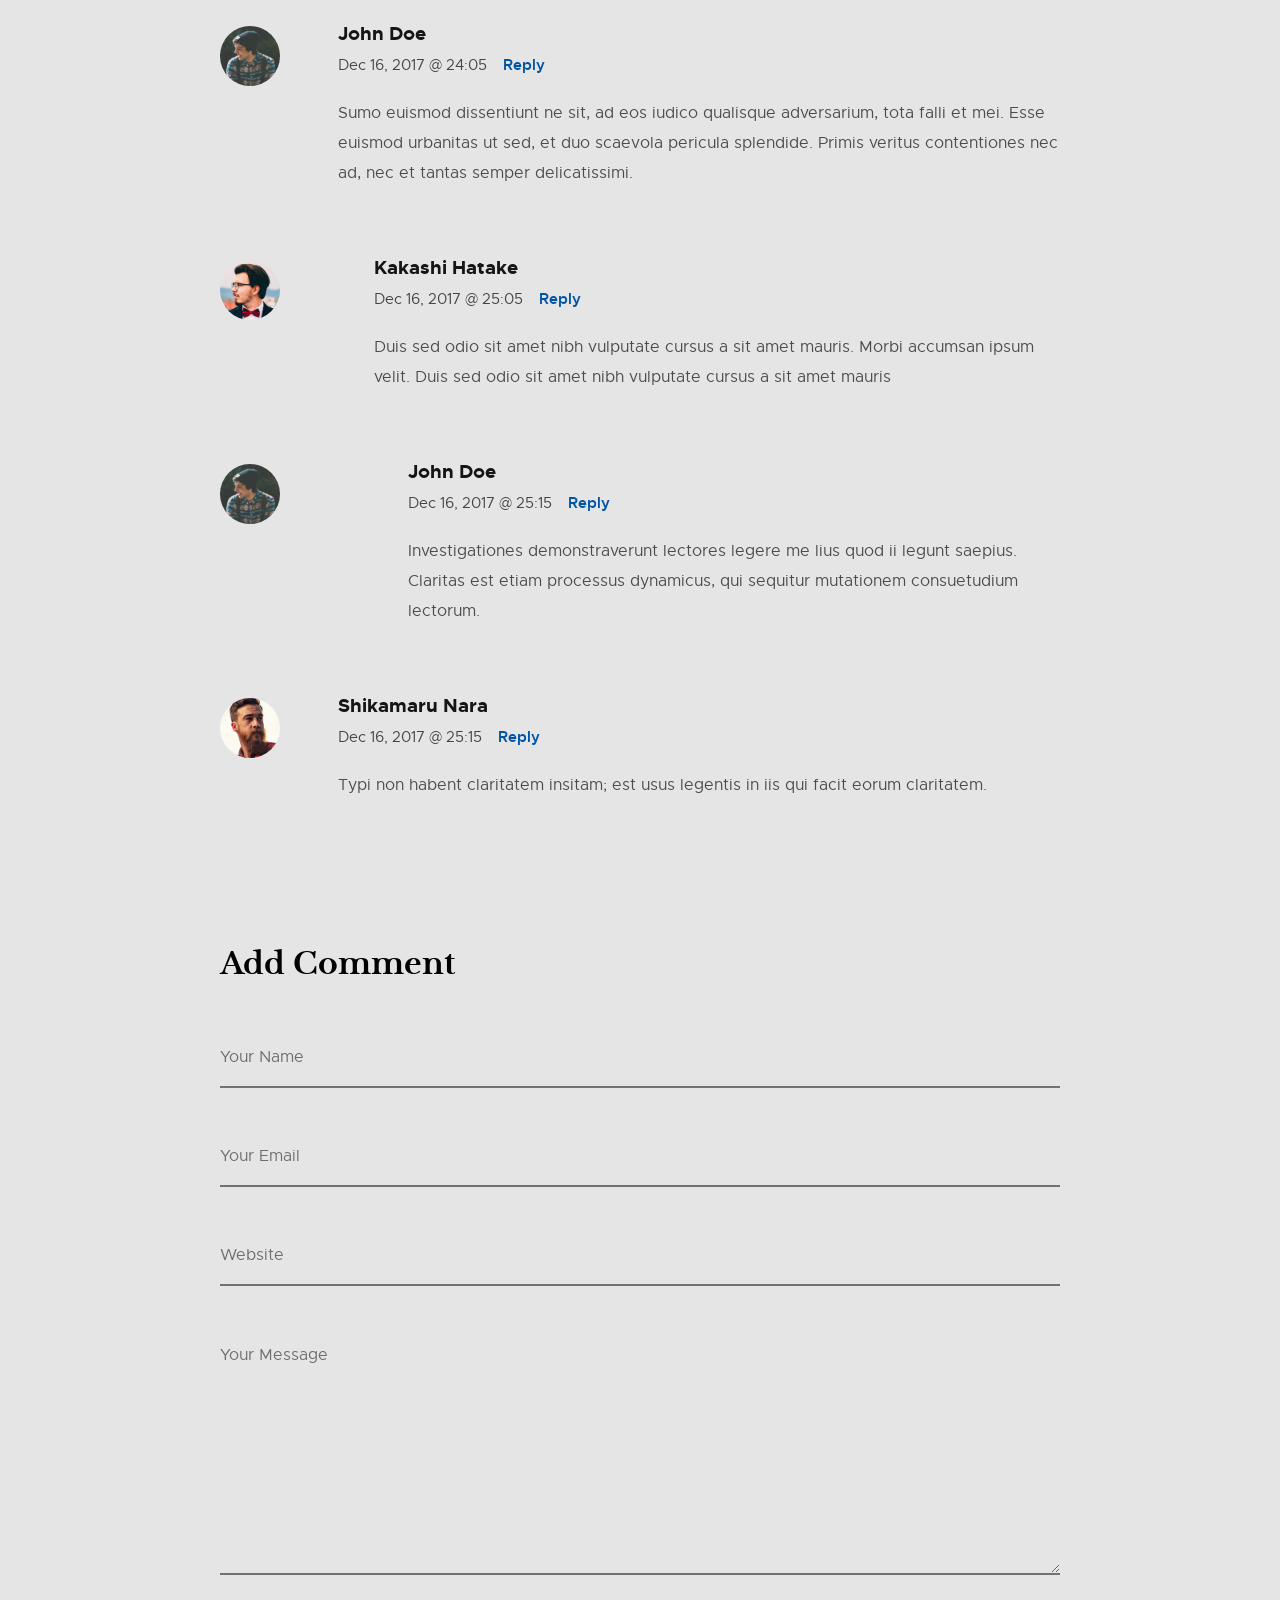
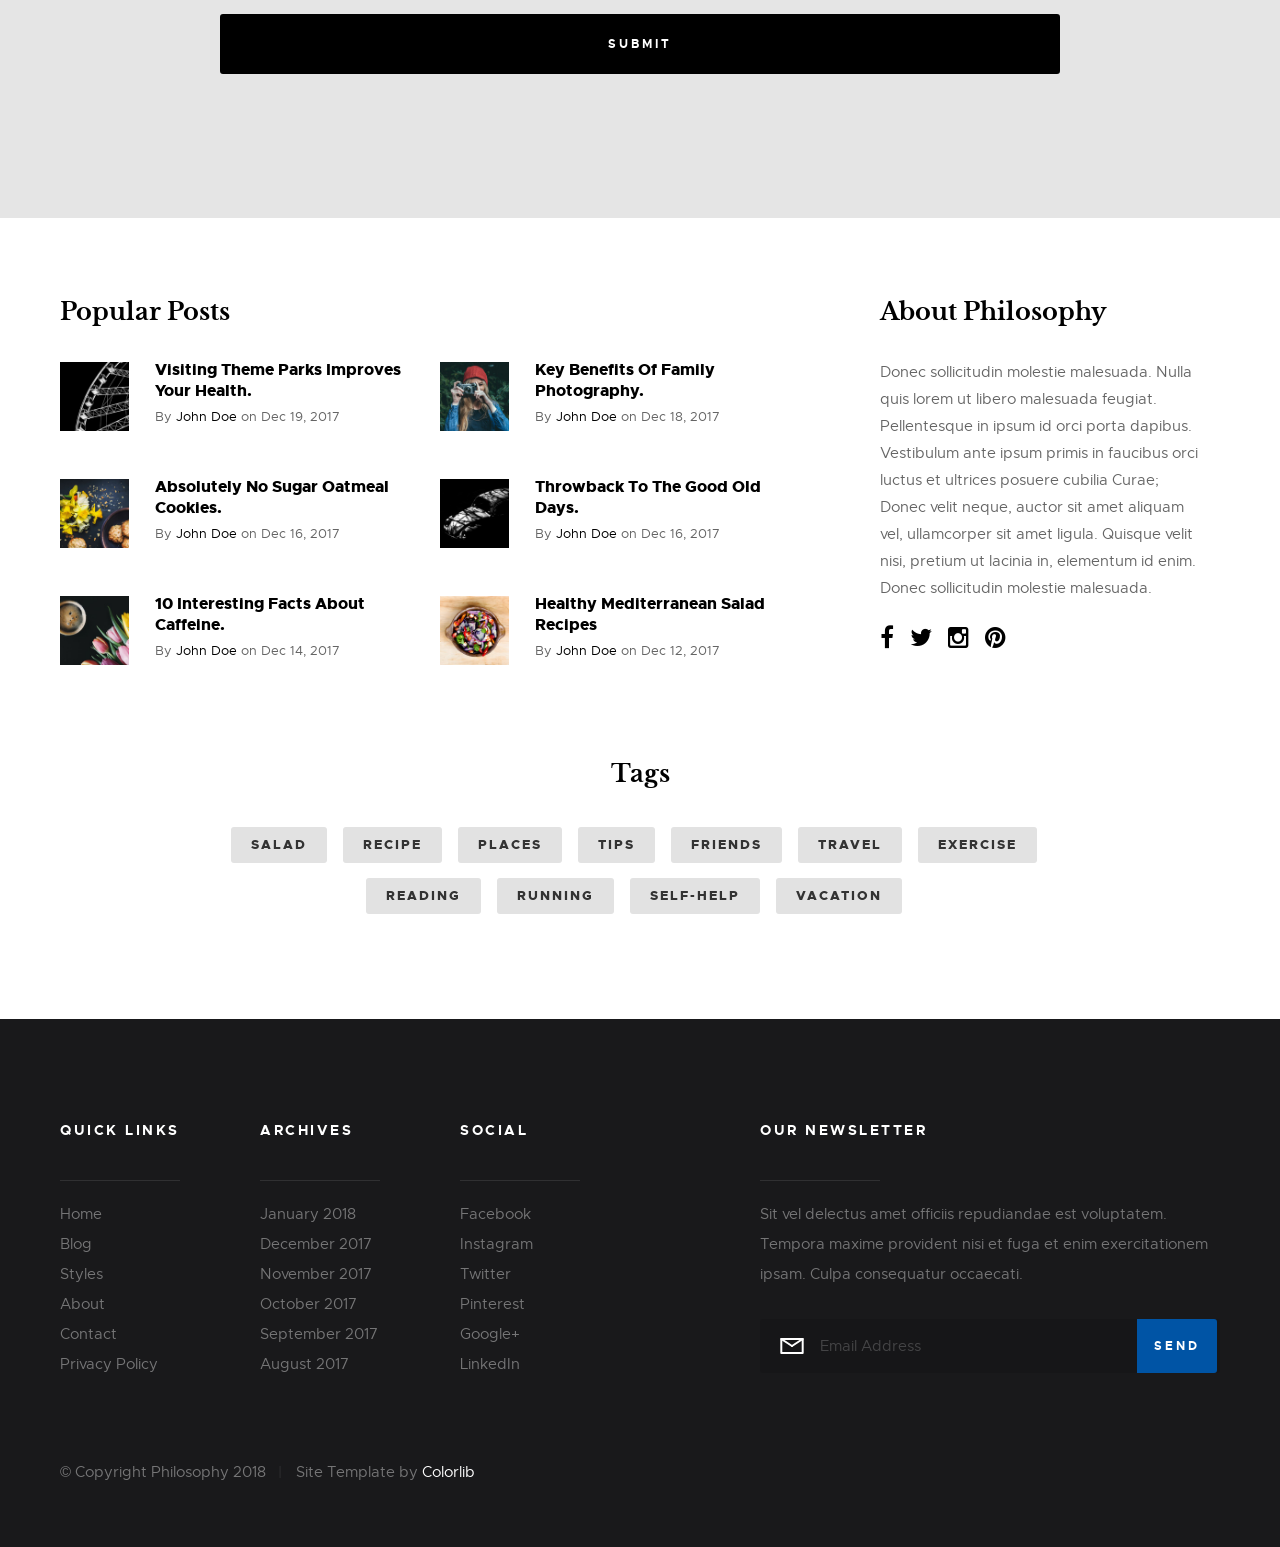
<file: single-standard.html>
<!DOCTYPE html>
<html class="no-js" lang="en">
<head>

    <!--- basic page needs
    ================================================== -->
    <meta charset="utf-8">
    <title>Standard Post Format - Philosophy</title>
    <meta name="description" content="">
    <meta name="author" content="">

    <!-- mobile specific metas
    ================================================== -->
    <meta name="viewport" content="width=device-width, initial-scale=1, maximum-scale=1">

    <!-- CSS
    ================================================== -->
    <link rel="stylesheet" href="css/base.css">
    <link rel="stylesheet" href="css/vendor.css">
    <link rel="stylesheet" href="css/main.css">

    <!-- script
    ================================================== -->
    <script src="js/modernizr.js"></script>
    <script src="js/pace.min.js"></script>

    <!-- favicons
    ================================================== -->
    <link rel="shortcut icon" href="favicon.ico" type="image/x-icon">
    <link rel="icon" href="favicon.ico" type="image/x-icon">

</head>

<body id="top">

    <!-- pageheader
    ================================================== -->
    <div class="s-pageheader">

        <header class="header">
            <div class="header__content row">

                <div class="header__logo">
                    <a class="logo" href="index.html">
                        <img src="images/logo.svg" alt="Homepage">
                    </a>
                </div> <!-- end header__logo -->

                <ul class="header__social">
                    <li>
                        <a href="#0"><i class="fa fa-facebook" aria-hidden="true"></i></a>
                    </li>
                    <li>
                        <a href="#0"><i class="fa fa-twitter" aria-hidden="true"></i></a>
                    </li>
                    <li>
                        <a href="#0"><i class="fa fa-instagram" aria-hidden="true"></i></a>
                    </li>
                    <li>
                        <a href="#0"><i class="fa fa-pinterest" aria-hidden="true"></i></a>
                    </li>
                </ul> <!-- end header__social -->

                <a class="header__search-trigger" href="#0"></a>

                <div class="header__search">

                    <form role="search" method="get" class="header__search-form" action="#">
                        <label>
                            <span class="hide-content">Search for:</span>
                            <input type="search" class="search-field" placeholder="Type Keywords" value="" name="s" title="Search for:" autocomplete="off">
                        </label>
                        <input type="submit" class="search-submit" value="Search">
                    </form>
        
                    <a href="#0" title="Close Search" class="header__overlay-close">Close</a>

                </div>  <!-- end header__search -->


                <a class="header__toggle-menu" href="#0" title="Menu"><span>Menu</span></a>

                <nav class="header__nav-wrap">

                    <h2 class="header__nav-heading h6">Site Navigation</h2>

                    <ul class="header__nav">
                        <li><a href="index.html" title="">Home</a></li>
                        <li class="has-children">
                            <a href="#0" title="">Categories</a>
                            <ul class="sub-menu">
                            <li><a href="category.html">Lifestyle</a></li>
                            <li><a href="category.html">Health</a></li>
                            <li><a href="category.html">Family</a></li>
                            <li><a href="category.html">Management</a></li>
                            <li><a href="category.html">Travel</a></li>
                            <li><a href="category.html">Work</a></li>
                            </ul>
                        </li>
                        <li class="has-children current">
                            <a href="#0" title="">Blog</a>
                            <ul class="sub-menu">
                            <li><a href="single-video.html">Video Post</a></li>
                            <li><a href="single-audio.html">Audio Post</a></li>
                            <li><a href="single-gallery.html">Gallery Post</a></li>
                            <li><a href="single-standard.html">Standard Post</a></li>
                            </ul>
                        </li>
                        <li><a href="style-guide.html" title="">Styles</a></li>
                        <li><a href="about.html" title="">About</a></li>
                        <li><a href="contact.html" title="">Contact</a></li>
                    </ul> <!-- end header__nav -->

                    <a href="#0" title="Close Menu" class="header__overlay-close close-mobile-menu">Close</a>

                </nav> <!-- end header__nav-wrap -->

            </div> <!-- header-content -->
        </header> <!-- header -->

    </div> <!-- end s-pageheader -->


    <!-- s-content
    ================================================== -->
    <section class="s-content s-content--narrow s-content--no-padding-bottom">

        <article class="row format-standard">

            <div class="s-content__header col-full">
                <h1 class="s-content__header-title">
                    This Is A Standard Format Post.
                </h1>
                <ul class="s-content__header-meta">
                    <li class="date">December 16, 2017</li>
                    <li class="cat">
                        In
                        <a href="#0">Lifestyle</a>
                        <a href="#0">Travel</a>
                    </li>
                </ul>
            </div> <!-- end s-content__header -->
    
            <div class="s-content__media col-full">
                <div class="s-content__post-thumb">
                    <img src="images/thumbs/single/standard/standard-1000.jpg" 
                         srcset="images/thumbs/single/standard/standard-2000.jpg 2000w, 
                                 images/thumbs/single/standard/standard-1000.jpg 1000w, 
                                 images/thumbs/single/standard/standard-500.jpg 500w" 
                         sizes="(max-width: 2000px) 100vw, 2000px" alt="" >
                </div>
            </div> <!-- end s-content__media -->

            <div class="col-full s-content__main">

                <p class="lead">Duis ex ad cupidatat tempor Excepteur cillum cupidatat fugiat nostrud cupidatat dolor sunt sint sit nisi est eu exercitation incididunt adipisicing veniam velit id fugiat enim mollit amet anim veniam dolor dolor irure velit commodo cillum sit nulla ullamco magna amet magna cupidatat qui labore cillum sit in tempor veniam consequat non laborum adipisicing aliqua ea nisi sint.</p>
                
                <p>Duis ex ad cupidatat tempor Excepteur cillum cupidatat fugiat nostrud cupidatat dolor sunt sint sit nisi est eu exercitation incididunt adipisicing veniam velit id fugiat enim mollit amet anim veniam dolor dolor irure velit commodo cillum sit nulla ullamco magna amet magna cupidatat qui labore cillum sit in tempor veniam consequat non laborum adipisicing aliqua ea nisi sint ut quis proident ullamco ut dolore culpa occaecat ut laboris in sit minim cupidatat ut dolor voluptate enim veniam consequat occaecat fugiat in adipisicing in amet Ut nulla nisi non ut enim aliqua laborum mollit quis nostrud sed sed.
                </p>

                <p>
                <img src="images/wheel-1000.jpg" 
                     srcset="images/wheel-2000.jpg 2000w, images/wheel-1000.jpg 1000w, images/wheel-500.jpg 500w" 
                     sizes="(max-width: 2000px) 100vw, 2000px" alt="">
                </p>

                <h2>Large Heading</h2>

                <p>Harum quidem rerum facilis est et expedita distinctio. Nam libero tempore, cum soluta nobis est eligendi optio cumque nihil impedit quo minus <a href="http://#">omnis voluptas assumenda est</a> id quod maxime placeat facere possimus, omnis dolor repellendus. Temporibus autem quibusdam et aut officiis debitis aut rerum necessitatibus saepe eveniet ut et.</p>

                <blockquote><p>This is a simple example of a styled blockquote. A blockquote tag typically specifies a section that is quoted from another source of some sort, or highlighting text in your post.</p></blockquote>

                <p>Odio dignissimos ducimus qui blanditiis praesentium voluptatum deleniti atque corrupti dolores et quas molestias excepturi sint occaecati cupiditate non provident, similique sunt in culpa. Aenean eu leo quam. Pellentesque ornare sem lacinia quam venenatis vestibulum. Nulla vitae elit libero, a pharetra augue laboris in sit minim cupidatat ut dolor voluptate enim veniam consequat occaecat fugiat in adipisicing in amet Ut nulla nisi non ut enim aliqua laborum mollit quis nostrud sed sed.</p>

                <h3>Smaller Heading</h3>

                <p>Dolores et quas molestias excepturi sint occaecati cupiditate non provident, similique sunt in culpa. Aenean eu leo quam. Pellentesque ornare sem lacinia quam venenatis vestibulum. Nulla vitae elit libero, a pharetra augue laboris in sit minim cupidatat ut dolor voluptate enim veniam consequat occaecat fugiat in adipisicing in amet Ut nulla nisi non ut enim aliqua laborum mollit quis nostrud sed sed.

<pre><code>
    code {
        font-size: 1.4rem;
        margin: 0 .2rem;
        padding: .2rem .6rem;
        white-space: nowrap;
        background: #F1F1F1;
        border: 1px solid #E1E1E1;
        border-radius: 3px;
    }
</code></pre>

                <p>Odio dignissimos ducimus qui blanditiis praesentium voluptatum deleniti atque corrupti dolores et quas molestias excepturi sint occaecati cupiditate non provident, similique sunt in culpa.</p>

                <ul>
                    <li>Donec nulla non metus auctor fringilla.
                        <ul>
                            <li>Lorem ipsum dolor sit amet.</li>
                            <li>Lorem ipsum dolor sit amet.</li>
                            <li>Lorem ipsum dolor sit amet.</li>
                        </ul>
                    </li>
                    <li>Donec nulla non metus auctor fringilla.</li>
                    <li>Donec nulla non metus auctor fringilla.</li>
                </ul>

                <p>Odio dignissimos ducimus qui blanditiis praesentium voluptatum deleniti atque corrupti dolores et quas molestias excepturi sint occaecati cupiditate non provident, similique sunt in culpa. Aenean eu leo quam. Pellentesque ornare sem lacinia quam venenatis vestibulum. Nulla vitae elit libero, a pharetra augue laboris in sit minim cupidatat ut dolor voluptate enim veniam consequat occaecat fugiat in adipisicing in amet Ut nulla nisi non ut enim aliqua laborum mollit quis nostrud sed sed.</p>

                <p class="s-content__tags">
                    <span>Post Tags</span>

                    <span class="s-content__tag-list">
                        <a href="#0">orci</a>
                        <a href="#0">lectus</a>
                        <a href="#0">varius</a>
                        <a href="#0">turpis</a>
                    </span>
                </p> <!-- end s-content__tags -->

                <div class="s-content__author">
                    <img src="images/avatars/user-03.jpg" alt="">

                    <div class="s-content__author-about">
                        <h4 class="s-content__author-name">
                            <a href="#0">Jonathan Doe</a>
                        </h4>
                    
                        <p>Alias aperiam at debitis deserunt dignissimos dolorem doloribus, fuga fugiat impedit laudantium magni maxime nihil nisi quidem quisquam sed ullam voluptas voluptatum. Lorem ipsum dolor sit amet, consectetur adipisicing elit.
                        </p>

                        <ul class="s-content__author-social">
                           <li><a href="#0">Facebook</a></li>
                           <li><a href="#0">Twitter</a></li>
                           <li><a href="#0">GooglePlus</a></li>
                           <li><a href="#0">Instagram</a></li>
                        </ul>
                    </div>
                </div>

                <div class="s-content__pagenav">
                    <div class="s-content__nav">
                        <div class="s-content__prev">
                            <a href="#0" rel="prev">
                                <span>Previous Post</span>
                                Tips on Minimalist Design 
                            </a>
                        </div>
                        <div class="s-content__next">
                            <a href="#0" rel="next">
                                <span>Next Post</span>
                                Less Is More 
                            </a>
                        </div>
                    </div>
                </div> <!-- end s-content__pagenav -->

            </div> <!-- end s-content__main -->

        </article>


        <!-- comments
        ================================================== -->
        <div class="comments-wrap">

            <div id="comments" class="row">
                <div class="col-full">

                    <h3 class="h2">5 Comments</h3>

                    <!-- commentlist -->
                    <ol class="commentlist">

                        <li class="depth-1 comment">

                            <div class="comment__avatar">
                                <img width="50" height="50" class="avatar" src="images/avatars/user-01.jpg" alt="">
                            </div>

                            <div class="comment__content">

                                <div class="comment__info">
                                    <cite>Itachi Uchiha</cite>

                                    <div class="comment__meta">
                                        <time class="comment__time">Dec 16, 2017 @ 23:05</time>
                                        <a class="reply" href="#0">Reply</a>
                                    </div>
                                </div>

                                <div class="comment__text">
                                <p>Adhuc quaerendum est ne, vis ut harum tantas noluisse, id suas iisque mei. Nec te inani ponderum vulputate,
                                facilisi expetenda has et. Iudico dictas scriptorem an vim, ei alia mentitum est, ne has voluptua praesent.</p>
                                </div>

                            </div>

                        </li> <!-- end comment level 1 -->

                        <li class="thread-alt depth-1 comment">

                            <div class="comment__avatar">
                                <img width="50" height="50" class="avatar" src="images/avatars/user-04.jpg" alt="">
                            </div>

                            <div class="comment__content">

                                <div class="comment__info">
                                <cite>John Doe</cite>

                                <div class="comment__meta">
                                    <time class="comment__time">Dec 16, 2017 @ 24:05</time>
                                    <a class="reply" href="#0">Reply</a>
                                </div>
                                </div>

                                <div class="comment__text">
                                <p>Sumo euismod dissentiunt ne sit, ad eos iudico qualisque adversarium, tota falli et mei. Esse euismod
                                urbanitas ut sed, et duo scaevola pericula splendide. Primis veritus contentiones nec ad, nec et
                                tantas semper delicatissimi.</p>
                                </div>

                            </div>

                            <ul class="children">

                                <li class="depth-2 comment">

                                    <div class="comment__avatar">
                                        <img width="50" height="50" class="avatar" src="images/avatars/user-03.jpg" alt="">
                                    </div>

                                    <div class="comment__content">

                                        <div class="comment__info">
                                            <cite>Kakashi Hatake</cite>

                                            <div class="comment__meta">
                                                <time class="comment__time">Dec 16, 2017 @ 25:05</time>
                                                <a class="reply" href="#0">Reply</a>
                                            </div>
                                        </div>

                                        <div class="comment__text">
                                            <p>Duis sed odio sit amet nibh vulputate
                                            cursus a sit amet mauris. Morbi accumsan ipsum velit. Duis sed odio sit amet nibh vulputate
                                            cursus a sit amet mauris</p>
                                        </div>

                                    </div>

                                    <ul class="children">

                                        <li class="depth-3 comment">

                                            <div class="comment__avatar">
                                                <img width="50" height="50" class="avatar" src="images/avatars/user-04.jpg" alt="">
                                            </div>

                                            <div class="comment__content">

                                                <div class="comment__info">
                                                <cite>John Doe</cite>

                                                <div class="comment__meta">
                                                    <time class="comment__time">Dec 16, 2017 @ 25:15</time>
                                                    <a class="reply" href="#0">Reply</a>
                                                </div>
                                                </div>

                                                <div class="comment__text">
                                                <p>Investigationes demonstraverunt lectores legere me lius quod ii legunt saepius. Claritas est
                                                etiam processus dynamicus, qui sequitur mutationem consuetudium lectorum.</p>
                                                </div>

                                            </div>

                                        </li>

                                    </ul>

                                </li>

                            </ul>

                        </li> <!-- end comment level 1 -->

                        <li class="depth-1 comment">

                            <div class="comment__avatar">
                                <img width="50" height="50" class="avatar" src="images/avatars/user-02.jpg" alt="">
                            </div>

                            <div class="comment__content">

                                <div class="comment__info">
                                <cite>Shikamaru Nara</cite>

                                <div class="comment__meta">
                                    <time class="comment-time">Dec 16, 2017 @ 25:15</time>
                                    <a class="reply" href="#">Reply</a>
                                </div>
                                </div>

                                <div class="comment__text">
                                <p>Typi non habent claritatem insitam; est usus legentis in iis qui facit eorum claritatem.</p>
                                </div>

                            </div>

                        </li>  <!-- end comment level 1 -->

                    </ol> <!-- end commentlist -->


                    <!-- respond
                    ================================================== -->
                    <div class="respond">

                        <h3 class="h2">Add Comment</h3>

                        <form name="contactForm" id="contactForm" method="post" action="">
                            <fieldset>

                                <div class="form-field">
                                        <input name="cName" type="text" id="cName" class="full-width" placeholder="Your Name" value="">
                                </div>

                                <div class="form-field">
                                        <input name="cEmail" type="text" id="cEmail" class="full-width" placeholder="Your Email" value="">
                                </div>

                                <div class="form-field">
                                        <input name="cWebsite" type="text" id="cWebsite" class="full-width" placeholder="Website" value="">
                                </div>

                                <div class="message form-field">
                                    <textarea name="cMessage" id="cMessage" class="full-width" placeholder="Your Message"></textarea>
                                </div>

                                <button type="submit" class="submit btn--primary btn--large full-width">Submit</button>

                            </fieldset>
                        </form> <!-- end form -->

                    </div> <!-- end respond -->

                </div> <!-- end col-full -->

            </div> <!-- end row comments -->
        </div> <!-- end comments-wrap -->

    </section> <!-- s-content -->


    <!-- s-extra
    ================================================== -->
    <section class="s-extra">

        <div class="row top">

            <div class="col-eight md-six tab-full popular">
                <h3>Popular Posts</h3>

                <div class="block-1-2 block-m-full popular__posts">
                    <article class="col-block popular__post">
                        <a href="#0" class="popular__thumb">
                            <img src="images/thumbs/small/wheel-150.jpg" alt="">
                        </a>
                        <h5><a href="#0">Visiting Theme Parks Improves Your Health.</a></h5>
                        <section class="popular__meta">
                                <span class="popular__author"><span>By</span> <a href="#0"> John Doe</a></span>
                            <span class="popular__date"><span>on</span> <time datetime="2017-12-19">Dec 19, 2017</time></span>
                        </section>
                    </article>
                    <article class="col-block popular__post">
                        <a href="#0" class="popular__thumb">
                            <img src="images/thumbs/small/shutterbug-150.jpg" alt="">
                        </a>
                        <h5><a href="#0">Key Benefits Of Family Photography.</a></h5>
                        <section class="popular__meta">
                            <span class="popular__author"><span>By</span> <a href="#0"> John Doe</a></span>
                            <span class="popular__date"><span>on</span> <time datetime="2017-12-18">Dec 18, 2017</time></span>
                        </section>
                    </article>
                    <article class="col-block popular__post">
                        <a href="#0" class="popular__thumb">
                            <img src="images/thumbs/small/cookies-150.jpg" alt="">
                        </a>
                        <h5><a href="#0">Absolutely No Sugar Oatmeal Cookies.</a></h5>
                        <section class="popular__meta">
                                <span class="popular__author"><span>By</span> <a href="#0"> John Doe</a></span>
                            <span class="popular__date"><span>on</span> <time datetime="2017-12-16">Dec 16, 2017</time></span>
                        </section>
                    </article>
                    <article class="col-block popular__post">
                        <a href="#0" class="popular__thumb">
                            <img src="images/thumbs/small/beetle-150.jpg" alt="">
                        </a>
                        <h5><a href="#0">Throwback To The Good Old Days.</a></h5>
                        <section class="popular__meta">
                            <span class="popular__author"><span>By</span> <a href="#0"> John Doe</a></span>
                            <span class="popular__date"><span>on</span> <time datetime="2017-12-16">Dec 16, 2017</time></span>
                        </section>
                    </article>
                    <article class="col-block popular__post">
                        <a href="#0" class="popular__thumb">
                            <img src="images/thumbs/small/tulips-150.jpg" alt="">
                        </a>
                        <h5><a href="#0">10 Interesting Facts About Caffeine.</a></h5>
                        <section class="popular__meta">
                            <span class="popular__author"><span>By</span> <a href="#0"> John Doe</a></span>
                            <span class="popular__date"><span>on</span> <time datetime="2017-12-14">Dec 14, 2017</time></span>
                        </section>
                    </article>
                    <article class="col-block popular__post">
                        <a href="#0" class="popular__thumb">
                            <img src="images/thumbs/small/salad-150.jpg" alt="">
                        </a>
                        <h5><a href="#0">Healthy Mediterranean Salad Recipes</a></h5>
                        <section class="popular__meta">
                            <span class="popular__author"><span>By</span> <a href="#0"> John Doe</a></span>
                            <span class="popular__date"><span>on</span> <time datetime="2017-12-12">Dec 12, 2017</time></span>
                        </section>
                    </article>
                </div> <!-- end popular_posts -->
            </div> <!-- end popular -->
            
            <div class="col-four md-six tab-full about">
                <h3>About Philosophy</h3>

                <p>
                Donec sollicitudin molestie malesuada. Nulla quis lorem ut libero malesuada feugiat. Pellentesque in ipsum id orci porta dapibus. Vestibulum ante ipsum primis in faucibus orci luctus et ultrices posuere cubilia Curae; Donec velit neque, auctor sit amet aliquam vel, ullamcorper sit amet ligula. Quisque velit nisi, pretium ut lacinia in, elementum id enim. Donec sollicitudin molestie malesuada.
                </p>

                <ul class="about__social">
                    <li>
                        <a href="#0"><i class="fa fa-facebook" aria-hidden="true"></i></a>
                    </li>
                    <li>
                        <a href="#0"><i class="fa fa-twitter" aria-hidden="true"></i></a>
                    </li>
                    <li>
                        <a href="#0"><i class="fa fa-instagram" aria-hidden="true"></i></a>
                    </li>
                    <li>
                        <a href="#0"><i class="fa fa-pinterest" aria-hidden="true"></i></a>
                    </li>
                </ul> <!-- end header__social -->
            </div> <!-- end about -->

        </div> <!-- end row -->

        <div class="row bottom tags-wrap">
            <div class="col-full tags">
                <h3>Tags</h3>

                <div class="tagcloud">
                    <a href="#0">Salad</a>
                    <a href="#0">Recipe</a>
                    <a href="#0">Places</a>
                    <a href="#0">Tips</a>
                    <a href="#0">Friends</a>
                    <a href="#0">Travel</a>
                    <a href="#0">Exercise</a>
                    <a href="#0">Reading</a>
                    <a href="#0">Running</a>
                    <a href="#0">Self-Help</a>
                    <a href="#0">Vacation</a>
                </div> <!-- end tagcloud -->
            </div> <!-- end tags -->
        </div> <!-- end tags-wrap -->

    </section> <!-- end s-extra -->


    <!-- s-footer
    ================================================== -->
    <footer class="s-footer">

        <div class="s-footer__main">
            <div class="row">
                
                <div class="col-two md-four mob-full s-footer__sitelinks">
                        
                    <h4>Quick Links</h4>

                    <ul class="s-footer__linklist">
                        <li><a href="#0">Home</a></li>
                        <li><a href="#0">Blog</a></li>
                        <li><a href="#0">Styles</a></li>
                        <li><a href="#0">About</a></li>
                        <li><a href="#0">Contact</a></li>
                        <li><a href="#0">Privacy Policy</a></li>
                    </ul>

                </div> <!-- end s-footer__sitelinks -->

                <div class="col-two md-four mob-full s-footer__archives">
                        
                    <h4>Archives</h4>

                    <ul class="s-footer__linklist">
                        <li><a href="#0">January 2018</a></li>
                        <li><a href="#0">December 2017</a></li>
                        <li><a href="#0">November 2017</a></li>
                        <li><a href="#0">October 2017</a></li>
                        <li><a href="#0">September 2017</a></li>
                        <li><a href="#0">August 2017</a></li>
                    </ul>

                </div> <!-- end s-footer__archives -->

                <div class="col-two md-four mob-full s-footer__social">
                        
                    <h4>Social</h4>

                    <ul class="s-footer__linklist">
                        <li><a href="#0">Facebook</a></li>
                        <li><a href="#0">Instagram</a></li>
                        <li><a href="#0">Twitter</a></li>
                        <li><a href="#0">Pinterest</a></li>
                        <li><a href="#0">Google+</a></li>
                        <li><a href="#0">LinkedIn</a></li>
                    </ul>

                </div> <!-- end s-footer__social -->

                <div class="col-five md-full end s-footer__subscribe">
                        
                    <h4>Our Newsletter</h4>

                    <p>Sit vel delectus amet officiis repudiandae est voluptatem. Tempora maxime provident nisi et fuga et enim exercitationem ipsam. Culpa consequatur occaecati.</p>

                    <div class="subscribe-form">
                        <form id="mc-form" class="group" novalidate="true">

                            <input type="email" value="" name="EMAIL" class="email" id="mc-email" placeholder="Email Address" required="">
                
                            <input type="submit" name="subscribe" value="Send">
                
                            <label for="mc-email" class="subscribe-message"></label>
                
                        </form>
                    </div>

                </div> <!-- end s-footer__subscribe -->

            </div>
        </div> <!-- end s-footer__main -->

        <div class="s-footer__bottom">
            <div class="row">
                <div class="col-full">
                    <div class="s-footer__copyright">
                        <span>© Copyright Philosophy 2018</span> 
                        <span>Site Template by <a href="https://colorlib.com/">Colorlib</a></span>
                    </div>

                    <div class="go-top">
                        <a class="smoothscroll" title="Back to Top" href="#top"></a>
                    </div>
                </div>
            </div>
        </div> <!-- end s-footer__bottom -->

    </footer> <!-- end s-footer -->


    <!-- preloader
    ================================================== -->
    <div id="preloader">
        <div id="loader">
            <div class="line-scale">
                <div></div>
                <div></div>
                <div></div>
                <div></div>
                <div></div>
            </div>
        </div>
    </div>


    <!-- Java Script
    ================================================== -->
    <script src="js/jquery-3.2.1.min.js"></script>
    <script src="js/plugins.js"></script>
    <script src="js/main.js"></script>

</body>

</html>
</file>
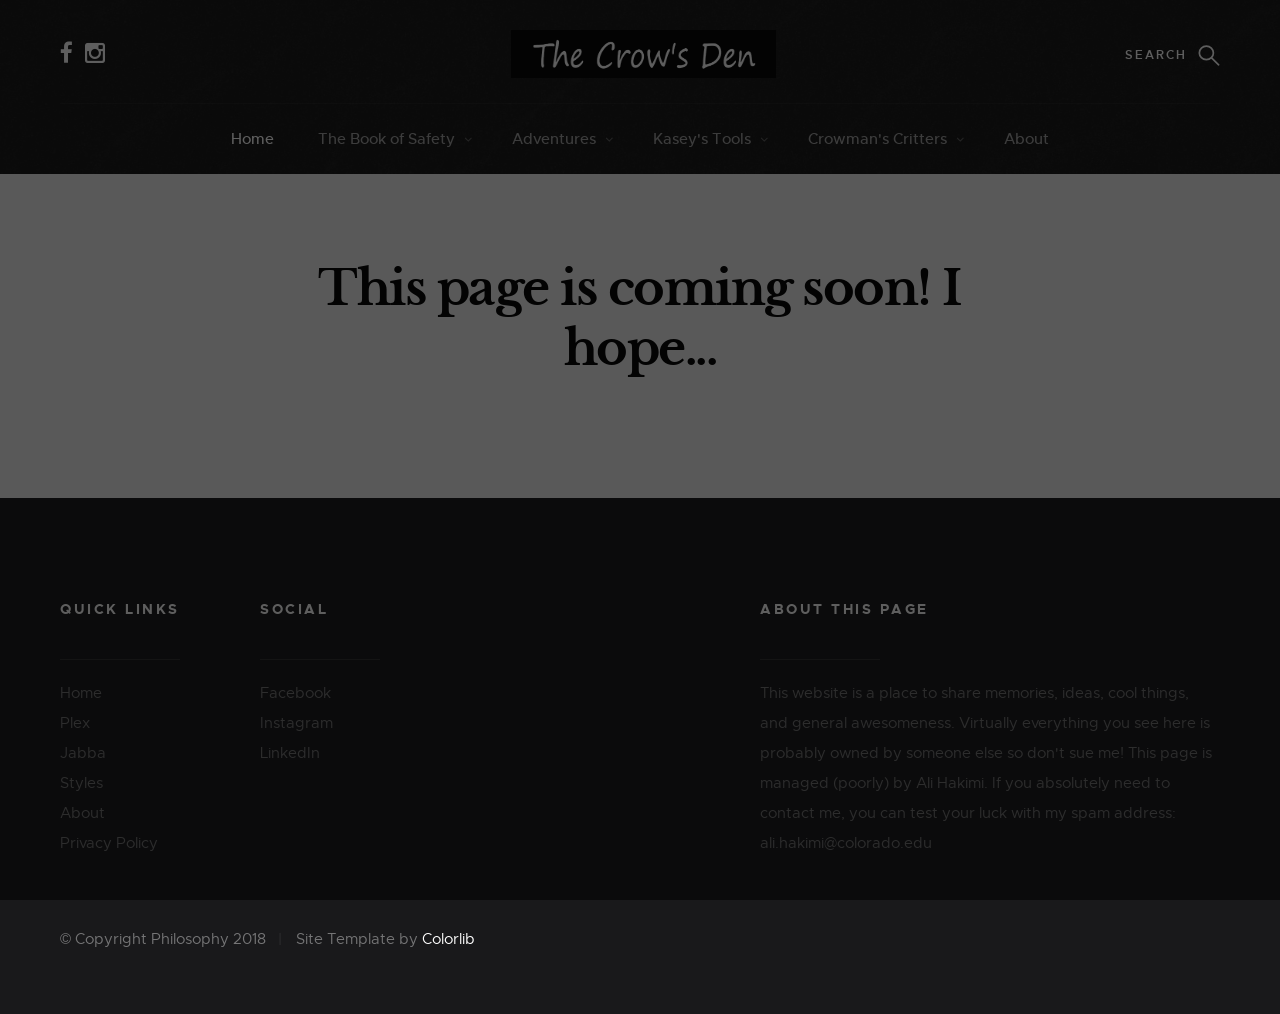
<file: book-of-safety/baseTemplate.html>
<!DOCTYPE html>
<html class="no-js" lang="en">
<head>

    <!--- basic page needs
    ================================================== -->
    <meta charset="utf-8">
    <title>Book of Safety - Overview</title>
    <meta name="description" content="">
    <meta name="author" content="">

    <!-- mobile specific metas
    ================================================== -->
    <meta name="viewport" content="width=device-width, initial-scale=1, maximum-scale=1">

    <!-- CSS
    ================================================== -->
    <link rel="stylesheet" href="../css/base.css">
    <link rel="stylesheet" href="../css/vendor.css">
    <link rel="stylesheet" href="../css/main.css">

    <!-- script
    ================================================== -->
    <script src="../js/modernizr.js"></script>
    <script src="../js/pace.min.js"></script>

    <!-- favicons
    ================================================== -->
    <link rel="shortcut icon" href="../favicon.ico" type="image/x-icon">
    <link rel="icon" href="../favicon.ico" type="image/x-icon">

</head>

<body id="top">

<!-- pageheader
    ================================================== -->
    <div class="s-pageheader">

        <header class="header">
            <div class="header__content row">

            
                <div class="header__logo">
                    <a class="logo" href="../index.html">
                        <!-- <img src="images/logo.svg" alt="Homepage"> -->
                        <img src="../images/crowsden.png" alt ="Homepage">
                    </a>

                </div>  <!-- end header__logo -->
                <ul class="header__social">
                    <li>
                        <a href="https://www.facebook.com/Hakims"><i class="fa fa-facebook" aria-hidden="true"></i></a>
                    </li>
                    <!-- <li>
                        <a href="#0"><i class="fa fa-twitter" aria-hidden="true"></i></a>
                    </li> -->
                    <li>
                        <a href="https://www.instagram.com/crowmanhakims/"><i class="fa fa-instagram" aria-hidden="true"></i></a>
                    </li>
                    <!-- <li>
                        <a href="#0"><i class="fa fa-pinterest" aria-hidden="true"></i></a>
                    </li> -->
                </ul> <!-- end header__social -->

                <a class="header__search-trigger" href="#0"></a>

                <div class="header__search">

                    <form role="search" method="get" class="header__search-form" action="#">
                        <label>
                            <span class="hide-content">Search for:</span>
                            <input type="search" class="search-field" placeholder="Type Keywords" value="" name="s" title="Search for:" autocomplete="off">
                        </label>
                        <input type="submit" class="search-submit" value="Search">
                    </form>
        
                    <a href="#0" title="Close Search" class="header__overlay-close">Close</a>

                </div>  <!-- end header__search -->


                <a class="header__toggle-menu" href="#0" title="Menu"><span>Menu</span></a>

                <nav class="header__nav-wrap">

                    <h2 class="header__nav-heading h6">Site Navigation</h2>

                    <ul class="header__nav">
                        <li class="current"><a href="../index.html" title="">Home</a></li>
                        <li class="has-children">
                            <a href="#0" title="">The Book of Safety</a>
                            <ul class="sub-menu">
                            <li><a href="overview.html">Overview</a></li>
                            <li><a href="interstellar.html">Chapter 1: Interstellar</a></li>
                            <li><a href="#0">Chapter 2: Harry Potter</a></li>
                          <!--   <li><a href="category.html">Management</a></li>
                            <li><a href="category.html">Travel</a></li>
                            <li><a href="category.html">Work</a></li> -->
                            </ul>
                        </li>
                        <li class="has-children">
                            <a href="#0" title="">Adventures</a>
                            <ul class="sub-menu">
                            <li><a href="../adventures/jolly2k18.html">Jolly's 2k18 Winter Update</a></li>
                            <!-- <li><a href="single-video.html">Video Post</a></li>
                            <li><a href="single-audio.html">Audio Post</a></li>
                            <li><a href="single-gallery.html">Gallery Post</a></li>
                            <li><a href="single-standard.html">Standard Post</a></li> -->
                            </ul>
                        </li>
                        <li class="has-children">
                            <a href="#0" title="">Kasey's Tools</a>
                            <ul class="sub-menu">
                            <!-- <li><a href="single-video.html">Video Post</a></li>
                            <li><a href="single-audio.html">Audio Post</a></li>
                            <li><a href="single-gallery.html">Gallery Post</a></li>
                            <li><a href="single-standard.html">Standard Post</a></li> -->
                            </ul>
                        </li>
                        
                        <li class="has-children"> 
                            <a href="s#0" title="">Crowman's Critters</a>
                            <ul class="sub-menu">
                            <li><a href="http://hakimz.com:32400/web/index.html" title="">Plex</a></li>
                            <li><a href="https://hakimz.com/rutorrent/" title="">Jabba</a></li>
                            <li><a href="../crowcritters/thoughtstream.html" title="">Thoughtstream</a></li>
                            </ul>
                        </li>
                        <li><a href="../about.html" title="">About</a></li>
                        <!-- <li><a href="contact.html" title="">Contact</a></li> -->
                    </ul> <!-- end header__nav -->

                    <a href="#0" title="Close Menu" class="header__overlay-close close-mobile-menu">Close</a>

                </nav> <!-- end header__nav-wrap -->

            </div> <!-- header-content -->
        </header> <!-- header -->

    </div> <!-- end s-pageheader -->

    <!-- s-content -->
    <section class="s-content">

        <div class="row narrow">
            <div class="col-full s-content__header" data-aos="fade-up">
                <h1>This page is coming soon! I hope...</h1>
            </div>
        </div>

    </section> <!-- end s-content -->  

    <!-- s-footer
    ================================================== -->
    <footer class="s-footer">

        <div class="s-footer__main">
            <div class="row">
                
                <div class="col-two md-four mob-full s-footer__sitelinks">
                        
                    <h4>Quick Links</h4>

                    <ul class="s-footer__linklist">
                        <li><a href="../index.html">Home</a></li>
                        <li><a href="http://hakimz.com:32400/web/index.html">Plex</a></li>
                        <li><a href="https://hakimz.com/rutorrent/">Jabba</a></li>
                        <li><a href="#0">Styles</a></li>
                        <li><a href="../about.html">About</a></li>
                        <!-- <li><a href="#0">Contact</a></li> -->
                        <li><a href="#0">Privacy Policy</a></li>
                    </ul>

                </div> <!-- end s-footer__sitelinks -->

              <!--   <div class="col-two md-four mob-full s-footer__archives">
                        
                    <h4>Archives</h4>

                    <ul class="s-footer__linklist">
                        <li><a href="#0">January 2018</a></li>
                        <li><a href="#0">December 2017</a></li>
                        <li><a href="#0">November 2017</a></li>
                        <li><a href="#0">October 2017</a></li>
                        <li><a href="#0">September 2017</a></li>
                        <li><a href="#0">August 2017</a></li>
                    </ul>

                </div> --> <!-- end s-footer__archives -->

                <div class="col-two md-four mob-full s-footer__social">
                        
                    <h4>Social</h4>

                    <ul class="s-footer__linklist">
                        <li><a href="https://www.facebook.com/Hakims0">Facebook</a></li>
                        <li><a href="https://www.instagram.com/crowmanhakims/">Instagram</a></li>
                       <!--  <li><a href="#0">Twitter</a></li> -->
                       <!--  <li><a href="#0">Pinterest</a></li> -->
                        <!-- <li><a href="#0">Google+</a></li> -->
                        <li><a href="https://www.linkedin.com/in/alihakimi">LinkedIn</a></li>
                    </ul>

                </div> <!-- end s-footer__social -->

                <div class="col-five md-full end s-footer__subscribe">
                        
                    <h4>About this page</h4>

                    <p>This website is a place to share memories, ideas, cool things, and general awesomeness. Virtually everything you see here is probably owned by someone else so don't sue me! This page is managed (poorly) by Ali Hakimi. If you absolutely need to contact me, you can test your luck with my spam address: ali.hakimi@colorado.edu</p>

                    <!-- <div class="subscribe-form">
                        <form id="mc-form" class="group" novalidate="true">

                            <input type="email" value="" name="EMAIL" class="email" id="mc-email" placeholder="Email Address" required="">
                
                            <input type="submit" name="subscribe" value="Send">
                
                            <label for="mc-email" class="subscribe-message"></label>
                
                        </form>
                    </div> -->

                </div> <!-- end s-footer__subscribe -->

            </div>
        </div> <!-- end s-footer__main -->

        <div class="s-footer__bottom">
            <div class="row">
                <div class="col-full">
                    <div class="s-footer__copyright">
                        <span>© Copyright Philosophy 2018</span> 
                        <span>Site Template by <a href="https://colorlib.com/">Colorlib</a></span>
                    </div>

                    <div class="go-top">
                        <a class="smoothscroll" title="Back to Top" href="#top"></a>
                    </div>
                </div>
            </div>
        </div> <!-- end s-footer__bottom -->

    </footer> <!-- end s-footer -->


<!-- preloader
    ================================================== -->
    <div id="preloader">
        <div id="loader">
            <div class="line-scale">
                <div></div>
                <div></div>
                <div></div>
                <div></div>
                <div></div>
            </div>
        </div>
    </div>


    <!-- Java Script
    ================================================== -->
    <script src="../js/jquery-3.2.1.min.js"></script>
    <script src="../js/plugins.js"></script>
    <script src="../js/main.js"></script>

</body>

</html>
</file>
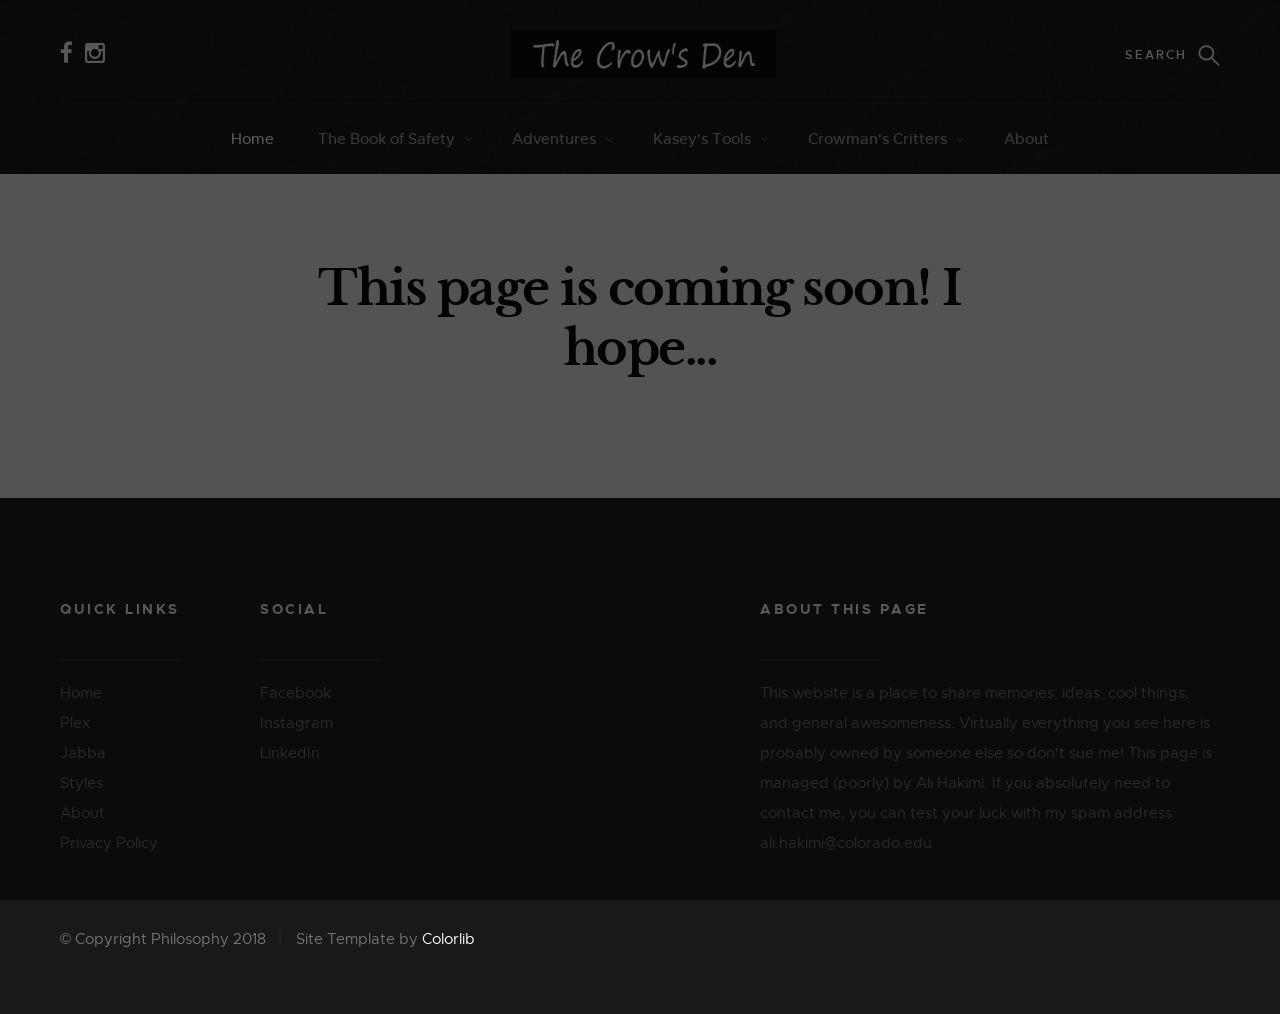
<file: book-of-safety/interstellar.html>
<!DOCTYPE html>
<html class="no-js" lang="en">
<head>

    <!--- basic page needs
    ================================================== -->
    <meta charset="utf-8">
    <title>Chapter 1: Interstellar</title>
    <meta name="description" content="">
    <meta name="author" content="">

    <!-- mobile specific metas
    ================================================== -->
    <meta name="viewport" content="width=device-width, initial-scale=1, maximum-scale=1">

    <!-- CSS
    ================================================== -->
    <link rel="stylesheet" href="../css/base.css">
    <link rel="stylesheet" href="../css/vendor.css">
    <link rel="stylesheet" href="../css/main.css">

    <!-- script
    ================================================== -->
    <script src="../js/modernizr.js"></script>
    <script src="../js/pace.min.js"></script>

    <!-- favicons
    ================================================== -->
    <link rel="shortcut icon" href="../favicon.ico" type="image/x-icon">
    <link rel="icon" href="../favicon.ico" type="image/x-icon">

</head>

<body id="top">

<!-- pageheader
    ================================================== -->
    <div class="s-pageheader">

        <header class="header">
            <div class="header__content row">

            
                <div class="header__logo">
                    <a class="logo" href="../index.html">
                        <!-- <img src="images/logo.svg" alt="Homepage"> -->
                        <img src="../images/crowsden.png" alt ="Homepage">
                    </a>

                </div>  <!-- end header__logo -->
                <ul class="header__social">
                    <li>
                        <a href="https://www.facebook.com/Hakims"><i class="fa fa-facebook" aria-hidden="true"></i></a>
                    </li>
                    <!-- <li>
                        <a href="#0"><i class="fa fa-twitter" aria-hidden="true"></i></a>
                    </li> -->
                    <li>
                        <a href="https://www.instagram.com/crowmanhakims/"><i class="fa fa-instagram" aria-hidden="true"></i></a>
                    </li>
                    <!-- <li>
                        <a href="#0"><i class="fa fa-pinterest" aria-hidden="true"></i></a>
                    </li> -->
                </ul> <!-- end header__social -->

                <a class="header__search-trigger" href="#0"></a>

                <div class="header__search">

                    <form role="search" method="get" class="header__search-form" action="#">
                        <label>
                            <span class="hide-content">Search for:</span>
                            <input type="search" class="search-field" placeholder="Type Keywords" value="" name="s" title="Search for:" autocomplete="off">
                        </label>
                        <input type="submit" class="search-submit" value="Search">
                    </form>
        
                    <a href="#0" title="Close Search" class="header__overlay-close">Close</a>

                </div>  <!-- end header__search -->


                <a class="header__toggle-menu" href="#0" title="Menu"><span>Menu</span></a>

                <nav class="header__nav-wrap">

                    <h2 class="header__nav-heading h6">Site Navigation</h2>

                    <ul class="header__nav">
                        <li class="current"><a href="../index.html" title="">Home</a></li>
                        <li class="has-children">
                            <a href="#0" title="">The Book of Safety</a>
                            <ul class="sub-menu">
                            <li><a href="overview.html">Overview</a></li>
                            <li><a href="interstellar.html">Chapter 1: Interstellar</a></li>
                            <li><a href="#0">Chapter 2: Harry Potter</a></li>
                          <!--   <li><a href="category.html">Management</a></li>
                            <li><a href="category.html">Travel</a></li>
                            <li><a href="category.html">Work</a></li> -->
                            </ul>
                        </li>
                        <li class="has-children">
                            <a href="#0" title="">Adventures</a>
                            <ul class="sub-menu">
                            <li><a href="../adventures/jolly2k18.html">Jolly's 2k18 Winter Update</a></li>
                            <!-- <li><a href="single-video.html">Video Post</a></li>
                            <li><a href="single-audio.html">Audio Post</a></li>
                            <li><a href="single-gallery.html">Gallery Post</a></li>
                            <li><a href="single-standard.html">Standard Post</a></li> -->
                            </ul>
                        </li>
                        <li class="has-children">
                            <a href="#0" title="">Kasey's Tools</a>
                            <ul class="sub-menu">
                            <!-- <li><a href="single-video.html">Video Post</a></li>
                            <li><a href="single-audio.html">Audio Post</a></li>
                            <li><a href="single-gallery.html">Gallery Post</a></li>
                            <li><a href="single-standard.html">Standard Post</a></li> -->
                            </ul>
                        </li>
                        
                        <li class="has-children"> 
                            <a href="s#0" title="">Crowman's Critters</a>
                            <ul class="sub-menu">
                            <li><a href="http://hakimz.com:32400/web/index.html" title="">Plex</a></li>
                            <li><a href="https://hakimz.com/rutorrent/" title="">Jabba</a></li>
                            <li><a href="../crowcritters/thoughtstream.html" title="">Thoughtstream</a></li>
                            </ul>
                        </li>
                        <li><a href="../about.html" title="">About</a></li>
                        <!-- <li><a href="contact.html" title="">Contact</a></li> -->
                    </ul> <!-- end header__nav -->

                    <a href="#0" title="Close Menu" class="header__overlay-close close-mobile-menu">Close</a>

                </nav> <!-- end header__nav-wrap -->

            </div> <!-- header-content -->
        </header> <!-- header -->

    </div> <!-- end s-pageheader -->

    <!-- s-content -->
    <section class="s-content">

        <div class="row narrow">
            <div class="col-full s-content__header" data-aos="fade-up">
                <h1>This page is coming soon! I hope...</h1>
            </div>
        </div>

    </section> <!-- end s-content -->  

    <!-- s-footer
    ================================================== -->
    <footer class="s-footer">

        <div class="s-footer__main">
            <div class="row">
                
                <div class="col-two md-four mob-full s-footer__sitelinks">
                        
                    <h4>Quick Links</h4>

                    <ul class="s-footer__linklist">
                        <li><a href="../index.html">Home</a></li>
                        <li><a href="http://hakimz.com:32400/web/index.html">Plex</a></li>
                        <li><a href="https://hakimz.com/rutorrent/">Jabba</a></li>
                        <li><a href="#0">Styles</a></li>
                        <li><a href="../about.html">About</a></li>
                        <!-- <li><a href="#0">Contact</a></li> -->
                        <li><a href="#0">Privacy Policy</a></li>
                    </ul>

                </div> <!-- end s-footer__sitelinks -->

              <!--   <div class="col-two md-four mob-full s-footer__archives">
                        
                    <h4>Archives</h4>

                    <ul class="s-footer__linklist">
                        <li><a href="#0">January 2018</a></li>
                        <li><a href="#0">December 2017</a></li>
                        <li><a href="#0">November 2017</a></li>
                        <li><a href="#0">October 2017</a></li>
                        <li><a href="#0">September 2017</a></li>
                        <li><a href="#0">August 2017</a></li>
                    </ul>

                </div> --> <!-- end s-footer__archives -->

                <div class="col-two md-four mob-full s-footer__social">
                        
                    <h4>Social</h4>

                    <ul class="s-footer__linklist">
                        <li><a href="https://www.facebook.com/Hakims0">Facebook</a></li>
                        <li><a href="https://www.instagram.com/crowmanhakims/">Instagram</a></li>
                       <!--  <li><a href="#0">Twitter</a></li> -->
                       <!--  <li><a href="#0">Pinterest</a></li> -->
                        <!-- <li><a href="#0">Google+</a></li> -->
                        <li><a href="https://www.linkedin.com/in/alihakimi">LinkedIn</a></li>
                    </ul>

                </div> <!-- end s-footer__social -->

                <div class="col-five md-full end s-footer__subscribe">
                        
                    <h4>About this page</h4>

                    <p>This website is a place to share memories, ideas, cool things, and general awesomeness. Virtually everything you see here is probably owned by someone else so don't sue me! This page is managed (poorly) by Ali Hakimi. If you absolutely need to contact me, you can test your luck with my spam address: ali.hakimi@colorado.edu</p>

                    <!-- <div class="subscribe-form">
                        <form id="mc-form" class="group" novalidate="true">

                            <input type="email" value="" name="EMAIL" class="email" id="mc-email" placeholder="Email Address" required="">
                
                            <input type="submit" name="subscribe" value="Send">
                
                            <label for="mc-email" class="subscribe-message"></label>
                
                        </form>
                    </div> -->

                </div> <!-- end s-footer__subscribe -->

            </div>
        </div> <!-- end s-footer__main -->

        <div class="s-footer__bottom">
            <div class="row">
                <div class="col-full">
                    <div class="s-footer__copyright">
                        <span>© Copyright Philosophy 2018</span> 
                        <span>Site Template by <a href="https://colorlib.com/">Colorlib</a></span>
                    </div>

                    <div class="go-top">
                        <a class="smoothscroll" title="Back to Top" href="#top"></a>
                    </div>
                </div>
            </div>
        </div> <!-- end s-footer__bottom -->

    </footer> <!-- end s-footer -->


<!-- preloader
    ================================================== -->
    <div id="preloader">
        <div id="loader">
            <div class="line-scale">
                <div></div>
                <div></div>
                <div></div>
                <div></div>
                <div></div>
            </div>
        </div>
    </div>


    <!-- Java Script
    ================================================== -->
    <script src="../js/jquery-3.2.1.min.js"></script>
    <script src="../js/plugins.js"></script>
    <script src="../js/main.js"></script>

</body>

</html>
</file>
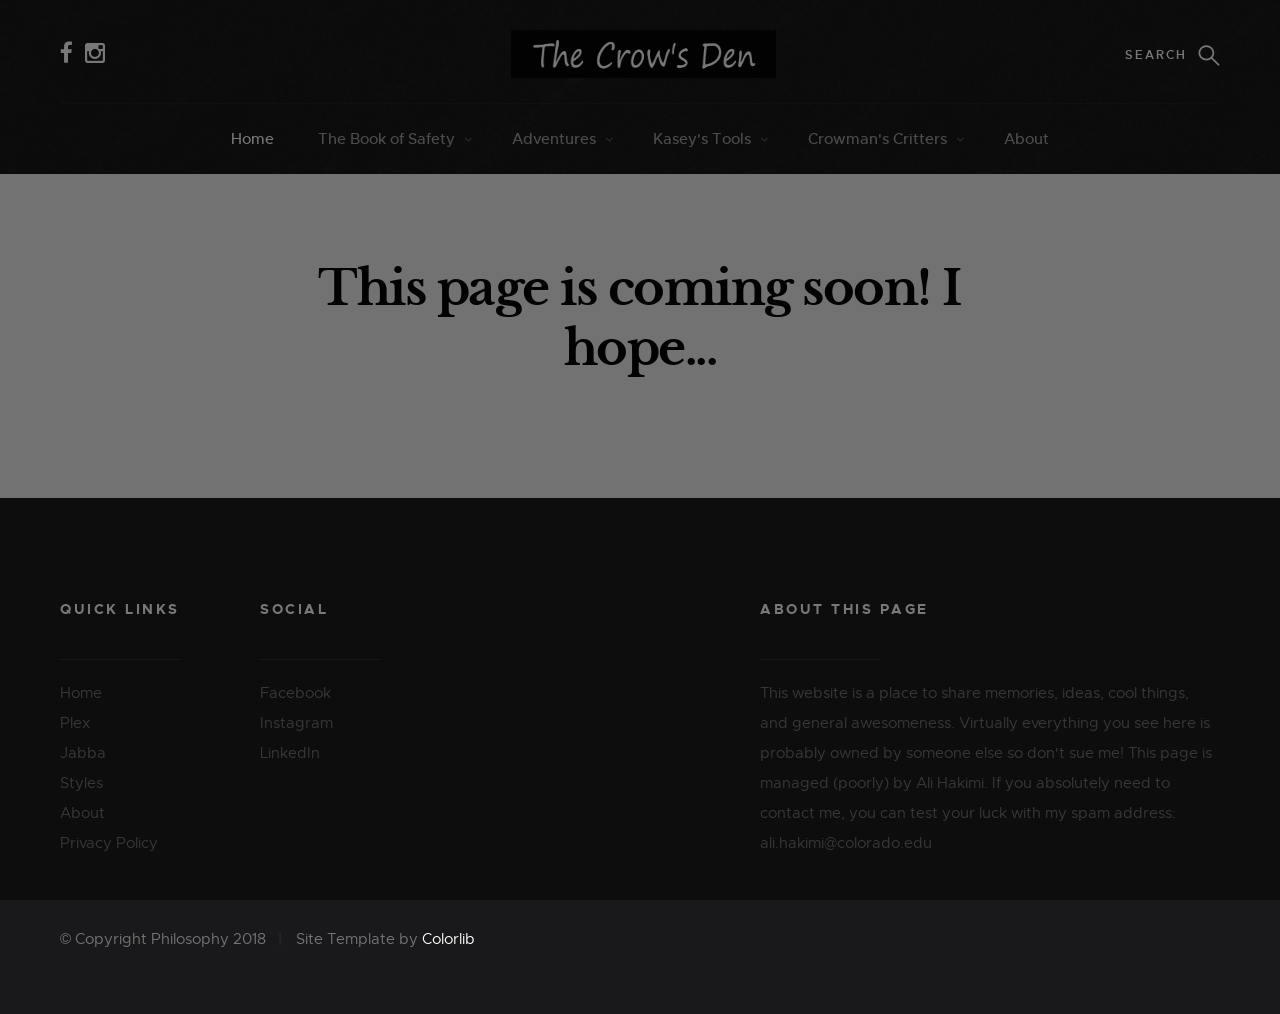
<file: book-of-safety/overview.html>
<!DOCTYPE html>
<html class="no-js" lang="en">
<head>

    <!--- basic page needs
    ================================================== -->
    <meta charset="utf-8">
    <title>Book of Safety - Overview</title>
    <meta name="description" content="">
    <meta name="author" content="">

    <!-- mobile specific metas
    ================================================== -->
    <meta name="viewport" content="width=device-width, initial-scale=1, maximum-scale=1">

    <!-- CSS
    ================================================== -->
    <link rel="stylesheet" href="../css/base.css">
    <link rel="stylesheet" href="../css/vendor.css">
    <link rel="stylesheet" href="../css/main.css">

    <!-- script
    ================================================== -->
    <script src="../js/modernizr.js"></script>
    <script src="../js/pace.min.js"></script>

    <!-- favicons
    ================================================== -->
    <link rel="shortcut icon" href="../favicon.ico" type="image/x-icon">
    <link rel="icon" href="../favicon.ico" type="image/x-icon">

</head>

<body id="top">

<!-- pageheader
    ================================================== -->
    <div class="s-pageheader">

        <header class="header">
            <div class="header__content row">

            
                <div class="header__logo">
                    <a class="logo" href="../index.html">
                        <!-- <img src="images/logo.svg" alt="Homepage"> -->
                        <img src="../images/crowsden.png" alt ="Homepage">
                    </a>

                </div>  <!-- end header__logo -->
                <ul class="header__social">
                    <li>
                        <a href="https://www.facebook.com/Hakims"><i class="fa fa-facebook" aria-hidden="true"></i></a>
                    </li>
                    <!-- <li>
                        <a href="#0"><i class="fa fa-twitter" aria-hidden="true"></i></a>
                    </li> -->
                    <li>
                        <a href="https://www.instagram.com/crowmanhakims/"><i class="fa fa-instagram" aria-hidden="true"></i></a>
                    </li>
                    <!-- <li>
                        <a href="#0"><i class="fa fa-pinterest" aria-hidden="true"></i></a>
                    </li> -->
                </ul> <!-- end header__social -->

                <a class="header__search-trigger" href="#0"></a>

                <div class="header__search">

                    <form role="search" method="get" class="header__search-form" action="#">
                        <label>
                            <span class="hide-content">Search for:</span>
                            <input type="search" class="search-field" placeholder="Type Keywords" value="" name="s" title="Search for:" autocomplete="off">
                        </label>
                        <input type="submit" class="search-submit" value="Search">
                    </form>
        
                    <a href="#0" title="Close Search" class="header__overlay-close">Close</a>

                </div>  <!-- end header__search -->


                <a class="header__toggle-menu" href="#0" title="Menu"><span>Menu</span></a>

                <nav class="header__nav-wrap">

                    <h2 class="header__nav-heading h6">Site Navigation</h2>

                    <ul class="header__nav">
                        <li class="current"><a href="../index.html" title="">Home</a></li>
                        <li class="has-children">
                            <a href="#0" title="">The Book of Safety</a>
                            <ul class="sub-menu">
                            <li><a href="overview.html">Overview</a></li>
                            <li><a href="interstellar.html">Chapter 1: Interstellar</a></li>
                            <li><a href="#0">Chapter 2: Harry Potter</a></li>
                          <!--   <li><a href="category.html">Management</a></li>
                            <li><a href="category.html">Travel</a></li>
                            <li><a href="category.html">Work</a></li> -->
                            </ul>
                        </li>
                        <li class="has-children">
                            <a href="#0" title="">Adventures</a>
                            <ul class="sub-menu">
                            <li><a href="../adventures/jolly2k18.html">Jolly's 2k18 Winter Update</a></li>
                            <!-- <li><a href="single-video.html">Video Post</a></li>
                            <li><a href="single-audio.html">Audio Post</a></li>
                            <li><a href="single-gallery.html">Gallery Post</a></li>
                            <li><a href="single-standard.html">Standard Post</a></li> -->
                            </ul>
                        </li>
                        <li class="has-children">
                            <a href="#0" title="">Kasey's Tools</a>
                            <ul class="sub-menu">
                            <!-- <li><a href="single-video.html">Video Post</a></li>
                            <li><a href="single-audio.html">Audio Post</a></li>
                            <li><a href="single-gallery.html">Gallery Post</a></li>
                            <li><a href="single-standard.html">Standard Post</a></li> -->
                            </ul>
                        </li>
                        
                        <li class="has-children"> 
                            <a href="s#0" title="">Crowman's Critters</a>
                            <ul class="sub-menu">
                            <li><a href="http://hakimz.com:32400/web/index.html" title="">Plex</a></li>
                            <li><a href="https://hakimz.com/rutorrent/" title="">Jabba</a></li>
                            <li><a href="../crowcritters/thoughtstream.html" title="">Thoughtstream</a></li>
                            </ul>
                        </li>
                        <li><a href="../about.html" title="">About</a></li>
                        <!-- <li><a href="contact.html" title="">Contact</a></li> -->
                    </ul> <!-- end header__nav -->

                    <a href="#0" title="Close Menu" class="header__overlay-close close-mobile-menu">Close</a>

                </nav> <!-- end header__nav-wrap -->

            </div> <!-- header-content -->
        </header> <!-- header -->

    </div> <!-- end s-pageheader -->

<!-- s-content -->
    <section class="s-content">

        <div class="row narrow">
            <div class="col-full s-content__header" data-aos="fade-up">
                <h1>This page is coming soon! I hope...</h1>
            </div>
        </div>

    </section> <!-- end s-content -->        

<!-- s-footer
    ================================================== -->
    <footer class="s-footer">

        <div class="s-footer__main">
            <div class="row">
                
                <div class="col-two md-four mob-full s-footer__sitelinks">
                        
                    <h4>Quick Links</h4>

                    <ul class="s-footer__linklist">
                        <li><a href="../index.html">Home</a></li>
                        <li><a href="http://hakimz.com:32400/web/index.html">Plex</a></li>
                        <li><a href="https://hakimz.com/rutorrent/">Jabba</a></li>
                        <li><a href="#0">Styles</a></li>
                        <li><a href="../about.html">About</a></li>
                        <!-- <li><a href="#0">Contact</a></li> -->
                        <li><a href="#0">Privacy Policy</a></li>
                    </ul>

                </div> <!-- end s-footer__sitelinks -->

              <!--   <div class="col-two md-four mob-full s-footer__archives">
                        
                    <h4>Archives</h4>

                    <ul class="s-footer__linklist">
                        <li><a href="#0">January 2018</a></li>
                        <li><a href="#0">December 2017</a></li>
                        <li><a href="#0">November 2017</a></li>
                        <li><a href="#0">October 2017</a></li>
                        <li><a href="#0">September 2017</a></li>
                        <li><a href="#0">August 2017</a></li>
                    </ul>

                </div> --> <!-- end s-footer__archives -->

                <div class="col-two md-four mob-full s-footer__social">
                        
                    <h4>Social</h4>

                    <ul class="s-footer__linklist">
                        <li><a href="https://www.facebook.com/Hakims0">Facebook</a></li>
                        <li><a href="https://www.instagram.com/crowmanhakims/">Instagram</a></li>
                       <!--  <li><a href="#0">Twitter</a></li> -->
                       <!--  <li><a href="#0">Pinterest</a></li> -->
                        <!-- <li><a href="#0">Google+</a></li> -->
                        <li><a href="https://www.linkedin.com/in/alihakimi">LinkedIn</a></li>
                    </ul>

                </div> <!-- end s-footer__social -->

                <div class="col-five md-full end s-footer__subscribe">
                        
                    <h4>About this page</h4>

                    <p>This website is a place to share memories, ideas, cool things, and general awesomeness. Virtually everything you see here is probably owned by someone else so don't sue me! This page is managed (poorly) by Ali Hakimi. If you absolutely need to contact me, you can test your luck with my spam address: ali.hakimi@colorado.edu</p>

                    <!-- <div class="subscribe-form">
                        <form id="mc-form" class="group" novalidate="true">

                            <input type="email" value="" name="EMAIL" class="email" id="mc-email" placeholder="Email Address" required="">
                
                            <input type="submit" name="subscribe" value="Send">
                
                            <label for="mc-email" class="subscribe-message"></label>
                
                        </form>
                    </div> -->

                </div> <!-- end s-footer__subscribe -->

            </div>
        </div> <!-- end s-footer__main -->

        <div class="s-footer__bottom">
            <div class="row">
                <div class="col-full">
                    <div class="s-footer__copyright">
                        <span>© Copyright Philosophy 2018</span> 
                        <span>Site Template by <a href="https://colorlib.com/">Colorlib</a></span>
                    </div>

                    <div class="go-top">
                        <a class="smoothscroll" title="Back to Top" href="#top"></a>
                    </div>
                </div>
            </div>
        </div> <!-- end s-footer__bottom -->

    </footer> <!-- end s-footer -->

<!-- preloader
    ================================================== -->
    <div id="preloader">
        <div id="loader">
            <div class="line-scale">
                <div></div>
                <div></div>
                <div></div>
                <div></div>
                <div></div>
            </div>
        </div>
    </div>


    <!-- Java Script
    ================================================== -->
    <script src="../js/jquery-3.2.1.min.js"></script>
    <script src="../js/plugins.js"></script>
    <script src="../js/main.js"></script>

</body>

</html>
</file>
<file: assets/styles.css>
/* ============================================================
   hakimz.com — Ali Hakimi's personal landing page
   Shares the hub's dark/spacey DNA (cyan↔violet, glass) but
   carries its own identity: Interstellar hero, warmer accents,
   funkier typography. No build step, no frameworks.
   ============================================================ */

:root{
  /* base — deeper, more cinematic than the hub */
  --bg:#04050b;
  --bg-2:#070a16;
  --ink:#eef1fb;
  --ink-soft:#aeb6cc;
  --muted:#6b758f;
  --line:rgba(255,255,255,.07);
  --line-2:rgba(255,255,255,.13);
  --glass:rgba(255,255,255,.04);
  --glass-2:rgba(255,255,255,.065);

  /* accents — cool cyan-white beam + warm rose/peach from the still */
  --cyan:#7fd6ec;
  --cyan-bright:#cfeefc;
  --violet:#9b8cf8;
  --rose:#f2b8b0;
  --peach:#f6d9c2;

  --shadow:0 10px 40px rgba(0,0,0,.5);
  --glow-cyan:0 0 0 1px rgba(127,214,236,.30), 0 10px 50px rgba(127,214,236,.16);
  --glow-rose:0 0 0 1px rgba(242,184,176,.28), 0 10px 50px rgba(242,184,176,.14);

  --radius:18px; --radius-sm:12px;
  --ease:cubic-bezier(.4,0,.2,1);
  --maxw:1100px;

  --font-display:"Space Grotesk",-apple-system,BlinkMacSystemFont,"Segoe UI",sans-serif;
  --font-body:"Inter",-apple-system,BlinkMacSystemFont,"Segoe UI",Roboto,sans-serif;
}

*{box-sizing:border-box}
html{scroll-behavior:smooth}
html,body{margin:0}
body{
  font:16px/1.65 var(--font-body);
  color:var(--ink);
  background:var(--bg);
  -webkit-font-smoothing:antialiased;
  overflow-x:hidden;
}
a{color:inherit;text-decoration:none}
::selection{background:rgba(127,214,236,.3)}
img,svg,canvas{display:block;max-width:100%}

.wrap{max-width:var(--maxw);margin:0 auto;padding:0 clamp(20px,5vw,40px)}

/* ============================================================
   TOP NAV — transparent over hero, frosts on scroll
   ============================================================ */
.topnav{
  position:fixed;top:0;left:0;right:0;z-index:50;
  border-bottom:1px solid transparent;
  transition:background .3s var(--ease),border-color .3s var(--ease),backdrop-filter .3s var(--ease);
}
.topnav.scrolled{
  background:rgba(6,9,20,.62);
  -webkit-backdrop-filter:blur(14px) saturate(140%);backdrop-filter:blur(14px) saturate(140%);
  border-bottom:1px solid var(--line);
}
.nav-wrap{
  max-width:var(--maxw);margin:0 auto;
  padding:13px clamp(20px,5vw,40px);
  display:flex;align-items:center;justify-content:space-between;gap:20px;
}
.brand{
  font-family:var(--font-display);font-weight:700;font-size:20px;letter-spacing:-.02em;
  background:linear-gradient(180deg,#fff,#bcc6e2);
  -webkit-background-clip:text;background-clip:text;color:transparent;
}
.nav-links{display:flex;align-items:center;gap:26px}
.nav-links a{
  position:relative;
  font-family:var(--font-display);font-size:14px;font-weight:500;letter-spacing:.01em;
  color:var(--ink-soft);transition:color .2s var(--ease);
}
.nav-links a:hover{color:var(--ink)}
.nav-links a::after{
  content:"";position:absolute;left:0;right:0;bottom:-6px;height:1.5px;border-radius:2px;
  background:linear-gradient(90deg,var(--cyan),var(--violet));
  transform:scaleX(0);transform-origin:left;transition:transform .25s var(--ease);
}
.nav-links a:hover::after{transform:scaleX(1)}
.nav-ext[aria-disabled="true"]{opacity:.45;cursor:default}
.nav-ext[aria-disabled="true"]:hover::after{transform:scaleX(0)}
.nav-toggle{display:none}

/* ============================================================
   HERO — the Interstellar beam scene
   ============================================================ */
.hero{
  position:relative;z-index:1;
  height:100svh;min-height:560px;
  overflow:hidden;
  display:flex;flex-direction:column;justify-content:flex-end;
  /* transparent sky so the global starfield shows through; keep the warm horizon glow */
  background:
    radial-gradient(120% 70% at 50% 108%, rgba(150,178,222,.20), rgba(60,80,130,.06) 30%, transparent 55%),
    radial-gradient(80% 50% at 50% 100%, rgba(246,217,194,.16), transparent 60%);
}

/* global canvas starfield + drifting stardust — fixed behind everything */
.sky-bg{position:fixed;inset:0;width:100%;height:100%;z-index:0;pointer-events:none}

/* volumetric column of light rising from the horizon — densest at base */
.beam{
  position:absolute;left:50%;bottom:0;z-index:2;
  transform:translateX(-50%);
  width:clamp(90px,12vw,190px);
  height:96%;
  pointer-events:none;
  background:
    linear-gradient(180deg,
      transparent 0%,
      rgba(207,238,252,.05) 18%,
      rgba(242,184,176,.07) 42%,
      rgba(207,238,252,.16) 70%,
      rgba(230,245,255,.34) 90%,
      rgba(255,255,255,.5) 100%);
  /* feather the column edges into the sky */
  -webkit-mask-image:linear-gradient(90deg,transparent,#000 28%,#000 72%,transparent),
                     linear-gradient(180deg,transparent,#000 35%);
          mask-image:linear-gradient(90deg,transparent,#000 28%,#000 72%,transparent),
                     linear-gradient(180deg,transparent,#000 35%);
  -webkit-mask-composite:source-in;mask-composite:intersect;
  filter:blur(7px);
  animation:beam-breathe 9s var(--ease) infinite;
}
/* soft bloom where beam meets ground */
.beam-bloom{
  position:absolute;left:50%;bottom:-6%;z-index:2;
  transform:translateX(-50%);
  width:clamp(280px,40vw,560px);height:300px;
  pointer-events:none;
  background:radial-gradient(50% 60% at 50% 90%,
     rgba(255,255,255,.42), rgba(207,238,252,.22) 30%, rgba(155,140,248,.10) 55%, transparent 72%);
  filter:blur(12px);
  animation:beam-breathe 9s var(--ease) infinite;
}
@keyframes beam-breathe{
  0%,100%{opacity:.78;filter:blur(7px)}
  50%{opacity:1;filter:blur(5px)}
}

/* faint nebula cluster, top-right like the reference */
.nebula{
  position:absolute;top:4%;right:6%;z-index:1;
  width:340px;height:240px;pointer-events:none;
  background:radial-gradient(50% 50% at 50% 50%,
     rgba(155,140,248,.16), rgba(127,214,236,.08) 45%, transparent 72%);
  filter:blur(14px);
  opacity:.8;
}

/* horizon silhouette */
.horizon{
  position:absolute;left:0;right:0;bottom:0;z-index:3;
  width:100%;height:clamp(180px,26vh,260px);
  pointer-events:none;
}

/* wordmark + tagline */
.hero-copy{
  position:relative;z-index:4;
  text-align:center;
  padding:0 24px clamp(150px,24vh,230px);
  pointer-events:none;
}
.hero-statement{
  margin:0;
  font-family:var(--font-display);
  font-weight:700;
  font-size:clamp(38px,8.4vw,92px);
  line-height:1.02;letter-spacing:-.02em;
  background:linear-gradient(180deg,#ffffff 0%,#cfe2ff 55%,#9fb4dd 100%);
  -webkit-background-clip:text;background-clip:text;color:transparent;
  text-shadow:0 0 60px rgba(207,238,252,.18);
}
/* the asterisk: present but quiet, so the word reads softly */
.hero-statement .ast{
  font-weight:400;font-size:.6em;vertical-align:.22em;margin:0 .02em;
  -webkit-text-fill-color:rgba(186,214,255,.5);color:rgba(186,214,255,.5);
}
.tagline{
  margin:16px 0 0;
  min-height:1.6em;
  font-size:clamp(15px,2.2vw,20px);
  color:var(--ink-soft);
  font-weight:400;
}
.caret{color:var(--cyan);margin-left:1px;animation:blink 1.05s step-end infinite}
@keyframes blink{50%{opacity:0}}

/* scroll cue */
.scroll-cue{
  position:absolute;left:50%;bottom:26px;z-index:5;
  transform:translateX(-50%);
  display:flex;flex-direction:column;align-items:center;gap:8px;
  color:var(--ink-soft);font-size:11px;letter-spacing:.28em;text-transform:uppercase;
  opacity:.7;transition:opacity .25s var(--ease);
}
.scroll-cue:hover{opacity:1}
.cue-dot{animation:cue 1.8s var(--ease) infinite}
@keyframes cue{0%{transform:translateY(0);opacity:1}70%{transform:translateY(8px);opacity:0}100%{opacity:0}}

/* ============================================================
   SECTIONS
   ============================================================ */
main{position:relative;z-index:1}
.section{padding:clamp(72px,12vh,140px) 0;position:relative}
.section-alt{
  background:
    radial-gradient(80% 60% at 80% 0%, rgba(155,140,248,.10), transparent 60%),
    radial-gradient(70% 60% at 10% 100%, rgba(127,214,236,.08), transparent 60%),
    rgba(7,10,22,.5);
  border-top:1px solid var(--line);
  border-bottom:1px solid var(--line);
}
.eyebrow{
  font-family:var(--font-display);
  font-size:13px;font-weight:500;letter-spacing:.04em;
  color:var(--cyan);margin:0 0 14px;
}
.section-title{
  font-family:var(--font-display);
  font-size:clamp(28px,4.5vw,46px);
  letter-spacing:-.02em;line-height:1.05;margin:0 0 14px;
  background:linear-gradient(180deg,#fff,#bcc6e2);
  -webkit-background-clip:text;background-clip:text;color:transparent;
}
.section-lede{
  margin:0 0 40px;max-width:60ch;
  font-size:clamp(15px,2vw,18px);color:var(--ink-soft);
}

/* reveal-on-scroll (JS toggles .in) */
.section .card,
.section .signal-col,
.section-title,.section-lede,.eyebrow{
  opacity:0;transform:translateY(22px);
  transition:opacity .7s var(--ease),transform .7s var(--ease);
}
.section.in .section-title,.section.in .section-lede,.section.in .eyebrow{opacity:1;transform:none}
.section.in .card,.section.in .signal-col{opacity:1;transform:none}
.section.in .card:nth-child(2){transition-delay:.06s}
.section.in .card:nth-child(3){transition-delay:.12s}
.section.in .card:nth-child(4){transition-delay:.18s}
.section.in .card:nth-child(5){transition-delay:.24s}
.section.in .card:nth-child(6){transition-delay:.30s}
.section.in .signal-col:nth-child(2){transition-delay:.1s}
.section.in .signal-col:nth-child(3){transition-delay:.2s}

/* ---- Tinkering cards ---- */
.cards{
  display:grid;
  grid-template-columns:repeat(auto-fill,minmax(290px,1fr));
  gap:20px;
}
.card{
  position:relative;overflow:hidden;
  background:var(--glass);border:1px solid var(--line);
  border-radius:var(--radius);padding:26px;
  backdrop-filter:blur(12px);-webkit-backdrop-filter:blur(12px);
  transition:transform .3s var(--ease),box-shadow .3s var(--ease),border-color .3s var(--ease);
}
.card::after{
  content:"";position:absolute;inset:0;
  background:radial-gradient(420px 220px at var(--mx,50%) -20%, rgba(127,214,236,.14), transparent 70%);
  opacity:0;transition:opacity .35s var(--ease);
}
.card:hover,.card:focus-visible{
  transform:translateY(-6px);border-color:var(--line-2);
  box-shadow:var(--glow-cyan);outline:none;
}
.card:hover::after{opacity:1}
.card-ic{
  width:50px;height:50px;border-radius:14px;display:grid;place-items:center;
  font-size:24px;margin-bottom:16px;
  background:linear-gradient(135deg,rgba(127,214,236,.18),rgba(155,140,248,.18));
  border:1px solid var(--line-2);
}
.pill{
  display:inline-block;font-family:var(--font-display);
  font-size:11px;font-weight:500;letter-spacing:.08em;text-transform:uppercase;
  color:var(--cyan);background:rgba(127,214,236,.10);
  border:1px solid rgba(127,214,236,.18);
  padding:3px 10px;border-radius:20px;margin-bottom:10px;
}
.card h3{font-family:var(--font-display);margin:4px 0 8px;font-size:21px;letter-spacing:-.01em}
.card p{margin:0;color:var(--ink-soft);font-size:14.5px;line-height:1.6}
.card-meta{display:block;margin-top:16px;font-size:12.5px;color:var(--muted);font-weight:500}

/* ---- Signals ---- */
.signals{
  display:grid;grid-template-columns:repeat(auto-fit,minmax(240px,1fr));gap:24px;
}
.signal-col{
  background:var(--glass);border:1px solid var(--line);
  border-radius:var(--radius);padding:24px;
  backdrop-filter:blur(10px);-webkit-backdrop-filter:blur(10px);
}
.signal-head{
  display:flex;align-items:center;gap:9px;
  font-family:var(--font-display);font-size:14px;font-weight:600;
  margin:0 0 14px;color:var(--ink);
}
.dot{width:8px;height:8px;border-radius:50%}
.dot-cyan{background:var(--cyan);box-shadow:0 0 10px var(--cyan)}
.dot-rose{background:var(--rose);box-shadow:0 0 10px var(--rose)}
.dot-violet{background:var(--violet);box-shadow:0 0 10px var(--violet)}
.signal-list{list-style:none;margin:0;padding:0;display:grid;gap:2px}
.signal-list a{
  display:flex;align-items:baseline;justify-content:space-between;gap:12px;
  padding:11px 12px;border-radius:10px;
  font-size:14px;color:var(--ink-soft);
  border:1px solid transparent;
  transition:background .2s var(--ease),color .2s var(--ease),border-color .2s var(--ease);
}
.signal-list a:hover{background:var(--glass-2);color:var(--ink);border-color:var(--line)}
.signal-list .src{
  flex:0 0 auto;font-size:10.5px;letter-spacing:.06em;text-transform:uppercase;
  color:var(--muted);font-family:var(--font-display);
}
.signals-note{margin:26px 0 0;font-size:13px;color:var(--muted);font-style:italic}

/* ============================================================
   FOOTER
   ============================================================ */
.footer{padding:40px 0;border-top:1px solid var(--line);background:rgba(4,5,11,.5);position:relative;z-index:1}
.footer-wrap{
  display:flex;align-items:center;gap:20px;flex-wrap:wrap;
}
.footer-mark{font-family:var(--font-display);font-weight:700;font-size:18px;letter-spacing:-.01em}
.footer-links{display:flex;gap:18px;margin-left:auto;flex-wrap:wrap}
.footer-links a{font-size:14px;color:var(--ink-soft);transition:color .2s var(--ease)}
.footer-links a:hover{color:var(--cyan)}
.footer-fine{flex-basis:100%;font-size:12.5px;color:var(--muted)}

/* ============================================================
   RESPONSIVE
   ============================================================ */
@media (max-width:680px){
  .hero{justify-content:center}
  .hero-copy{padding-bottom:0}
  .nebula{width:200px;height:160px;right:-10px;top:6%}
  .footer-links{margin-left:0;flex-basis:100%}

  /* nav collapses to a hamburger → full-screen overlay */
  .nav-toggle{
    display:flex;flex-direction:column;justify-content:center;gap:5px;
    width:44px;height:44px;padding:0 11px;z-index:60;cursor:pointer;
    border:1px solid var(--line-2);border-radius:12px;background:rgba(255,255,255,.05);
  }
  .nav-toggle span{display:block;width:100%;height:2px;border-radius:2px;background:var(--ink);
    transition:transform .3s var(--ease),opacity .2s var(--ease)}
  .nav-toggle[aria-expanded="true"] span:nth-child(1){transform:translateY(7px) rotate(45deg)}
  .nav-toggle[aria-expanded="true"] span:nth-child(2){opacity:0}
  .nav-toggle[aria-expanded="true"] span:nth-child(3){transform:translateY(-7px) rotate(-45deg)}
  .nav-links{
    position:fixed;inset:0;z-index:55;gap:34px;
    flex-direction:column;justify-content:center;align-items:center;
    background:rgba(4,6,14,.9);
    -webkit-backdrop-filter:blur(22px);backdrop-filter:blur(22px);
    opacity:0;visibility:hidden;transform:scale(1.05);
    transition:opacity .3s var(--ease),transform .3s var(--ease),visibility .3s;
  }
  .nav-links.open{opacity:1;visibility:visible;transform:none}
  .nav-links a{font-size:24px}
  .nav-links a::after{display:none}
}

/* ============================================================
   REDUCED MOTION — honor the preference fully
   ============================================================ */
@media (prefers-reduced-motion:reduce){
  html{scroll-behavior:auto}
  .beam,.beam-bloom{animation:none;opacity:.92}
  .caret{animation:none}
  .cue-dot{animation:none}
  .section .card,.section .signal-col,
  .section-title,.section-lede,.eyebrow{opacity:1;transform:none;transition:none}
  *{scroll-behavior:auto !important}
}
</file>
<file: css/base.css>
/* =================================================================== 
 *
 *  Philosophy v1.0 Base Stylesheet
 *  12-30-2017
 *  ------------------------------------------------------------------
 *
 *  TOC:
 *  # imports
 *  # normalize
 *  # basic/base setup styles
 *    ## Media
 *    ## Typography resets
 *    ## links
 *    ## inputs
 *  # grid
 *    ## medium size devices
 *    ## tablets
 *    ## mobile devices
 *    ## small mobile devices
 *  # block grids
 *    ## medium size devices
 *    ## tablets
 *    ## mobile devices
 *    ## small mobile devices
 *  # MISC
 *
 * =================================================================== */


/* ===================================================================
 *  # imports 
 *
 * ------------------------------------------------------------------- */
@import url("font-awesome/css/font-awesome.min.css");
@import url("fonts.css");


/* ===================================================================
 *  # normalize
 *  normalize.css v5.0.0 | MIT License | 
 *  github.com/necolas/normalize.css
 *
 * ------------------------------------------------------------------- */
html {
   font-family: sans-serif;
   line-height: 1.15;
   -ms-text-size-adjust: 100%;
   -webkit-text-size-adjust: 100%;
}

body {
   margin: 0;
}

article,
aside,
footer,
header,
nav,
section {
   display: block;
}

h1 {
   font-size: 2em;
   margin: 0.67em 0;
}

figcaption,
figure,
main {
   display: block;
}

figure {
   margin: 1em 40px;
}

hr {
   box-sizing: content-box;
   height: 0;
   overflow: visible;
}

pre {
   font-family: monospace, monospace;
   font-size: 1em;
}

a {
   background-color: transparent;
   -webkit-text-decoration-skip: objects;
}

a:active,
a:hover {
   outline-width: 0;
}

abbr[title] {
   border-bottom: none;
   text-decoration: underline;
   text-decoration: underline dotted;
}

b,
strong {
   font-weight: inherit;
}

b,
strong {
   font-weight: bolder;
}

code,
kbd,
samp {
   font-family: monospace, monospace;
   font-size: 1em;
}

dfn {
   font-style: italic;
}

mark {
   background-color: #ff0;
   color: #000;
}

small {
   font-size: 80%;
}

sub,
sup {
   font-size: 75%;
   line-height: 0;
   position: relative;
   vertical-align: baseline;
}

sub {
   bottom: -0.25em;
}

sup {
   top: -0.5em;
}

audio,
video {
   display: inline-block;
}

audio:not([controls]) {
   display: none;
   height: 0;
}

img {
   border-style: none;
}

svg:not(:root) {
   overflow: hidden;
}

button,
input,
optgroup,
select,
textarea {
   font-family: sans-serif;
   font-size: 100%;
   line-height: 1.15;
   margin: 0;
}

button,
input {
   overflow: visible;
}

button,
select {
   text-transform: none;
}

button,
html [type="button"],
[type="reset"],
[type="submit"] {
   -webkit-appearance: button;
}

button::-moz-focus-inner,
[type="button"]::-moz-focus-inner,
[type="reset"]::-moz-focus-inner,
[type="submit"]::-moz-focus-inner {
   border-style: none;
   padding: 0;
}

button:-moz-focusring,
[type="button"]:-moz-focusring,
[type="reset"]:-moz-focusring,
[type="submit"]:-moz-focusring {
   outline: 1px dotted ButtonText;
}

fieldset {
   border: 1px solid #c0c0c0;
   margin: 0 2px;
   padding: 0.35em 0.625em 0.75em;
}

legend {
   box-sizing: border-box;
   color: inherit;
   display: table;
   max-width: 100%;
   padding: 0;
   white-space: normal;
}

progress {
   display: inline-block;
   vertical-align: baseline;
}

textarea {
   overflow: auto;
}

[type="checkbox"],
[type="radio"] {
   box-sizing: border-box;
   padding: 0;
}

[type="number"]::-webkit-inner-spin-button,
[type="number"]::-webkit-outer-spin-button {
   height: auto;
}

[type="search"] {
   -webkit-appearance: textfield;
   outline-offset: -2px;
}

[type="search"]::-webkit-search-cancel-button,
[type="search"]::-webkit-search-decoration {
   -webkit-appearance: none;
}

::-webkit-file-upload-button {
   -webkit-appearance: button;
   font: inherit;
}

details,
menu {
   display: block;
}

summary {
   display: list-item;
}

canvas {
   display: inline-block;
}

template {
   display: none;
}

[hidden] {
   display: none;
}


/* ===================================================================
*  # basic/base setup styles
*
* ------------------------------------------------------------------- */
html {
   font-size: 62.5%;
   box-sizing: border-box;
}

*,
*::before,
*::after {
   box-sizing: inherit;
}

body {
   font-weight: normal;
   line-height: 1;
   word-wrap: break-word;
   text-rendering: optimizeLegibility;
   -webkit-overflow-scrolling: touch;
   -webkit-text-size-adjust: none;
}

body,
input,
button {
   -moz-osx-font-smoothing: grayscale;
   -webkit-font-smoothing: antialiased;
}

/* ------------------------------------------------------------------- 
 * ## Media
 * ------------------------------------------------------------------- */
img,
video {
   max-width: 100%;
   height: auto;
}

/* ------------------------------------------------------------------- 
 * ## Typography resets 
 * ------------------------------------------------------------------- */
div, dl, dt, dd, ul, ol, li, h1, h2, h3, h4, h5, h6, pre, form, p, blockquote, th, td {
   margin: 0;
   padding: 0;
}

h1, h2, h3, h4, h5, h6 {
   -webkit-font-smoothing: auto;
   -webkit-font-smoothing: antialiased;
   -webkit-font-variant-ligatures: common-ligatures;
   -moz-font-variant-ligatures: common-ligatures;
   font-variant-ligatures: common-ligatures;
   text-rendering: optimizeLegibility;
}

em,
i {
   font-style: italic;
   line-height: inherit;
}

strong,
b {
   font-weight: bold;
   line-height: inherit;
}

small {
   font-size: 60%;
   line-height: inherit;
}

ol,
ul {
   list-style: none;
}

li {
   display: block;
}

/* ------------------------------------------------------------------- 
 * ## links
 * ------------------------------------------------------------------- */
a {
   text-decoration: none;
   line-height: inherit;
}

a img {
   border: none;
}

/* ------------------------------------------------------------------- 
 *  ## inputs
 * ------------------------------------------------------------------- */
fieldset {
   margin: 0;
   padding: 0;
}

input[type="email"],
input[type="number"],
input[type="search"],
input[type="text"],
input[type="tel"],
input[type="url"],
input[type="password"],
textarea {
   -webkit-appearance: none;
   -moz-appearance: none;
   -ms-appearance: none;
   -o-appearance: none;
   appearance: none;
}


/* ===================================================================
 * # grid
 *
 * ------------------------------------------------------------------- */
.row {
   width: 94%;
   max-width: 1200px;
   margin: 0 auto;
}

.row:after {
   content: "";
   display: table;
   clear: both;
}

.row .row {
   width: auto;
   max-width: none;
   margin-left: -20px;
   margin-right: -20px;
}

/* column blocks
 * -------------------------------------- */
[class*="col-"] {
   float: left;
   padding: 0 20px;
}

[class*="col-"] + [class*="col-"].end {
   float: right;
}

/* column width classes 
 * -------------------------------------- */
.col-one {
   width: 8.33333%;
}

.col-two,
.col-1-6 {
   width: 16.66667%;
}

.col-three,
.col-1-4 {
   width: 25%;
}

.col-four,
.col-1-3 {
   width: 33.33333%;
}

.col-five {
   width: 41.66667%;
}

.col-six,
.col-1-2 {
   width: 50%;
}

.col-seven {
   width: 58.33333%;
}

.col-eight,
.col-2-3 {
   width: 66.66667%;
}

.col-nine,
.col-3-4 {
  width: 75%;
}

.col-ten,
.col-5-6 {
   width: 83.33333%;
}

.col-eleven {
   width: 91.66667%;
}

.col-twelve,
.col-full {
   width: 100%;
}


/* ------------------------------------------------------------------- 
 * ## medium size devices
 * ------------------------------------------------------------------- */
@media only screen and (max-width: 1200px) {
   .row .row {
      margin-left: -15px;
      margin-right: -15px;
   }

   [class*="col-"] {
      padding: 0 15px;
   }

   .md-two,
   .md-1-6 {
      width: 16.66667%;
   }

   .md-one {
      width: 8.33333%;
   }

   .md-three,
   .md-1-4 {
      width: 25%;
   }

   .md-four,
   .md-1-3 {
      width: 33.33333%;
   }

   .md-five {
      width: 41.66667%;
   }

   .md-six,
   .md-1-2 {
      width: 50%;
   }

   .md-seven {
      width: 58.33333%;
   }

   .md-eight,
   .md-2-3 {
      width: 66.66667%;
   }

   .md-nine,
   .md-3-4 {
      width: 75%;
   }

   .md-ten,
   .md-5-6 {
      width: 83.33333%;
   }

   .md-eleven {
      width: 91.66667%;
   }

   .md-twelve,
   .md-full {
      width: 100%;
   }
}

/* ------------------------------------------------------------------- 
 * ## tablets
 * ------------------------------------------------------------------- */
@media only screen and (max-width: 800px) {
   .row {
      width: 90%;
   }

   .tab-1-4 {
      width: 25%;
   }

   .tab-1-3 {
      width: 33.33333%;
   }

   .tab-1-2 {
      width: 50%;
   }

   .tab-2-3 {
      width: 66.66667%;
   }

   .tab-3-4 {
      width: 75%;
   }

   .tab-full {
      width: 100%;
   }

   .hide-on-tablet {
      display: none;
   }
}

/* ------------------------------------------------------------------- 
 * ## mobile devices
 * ------------------------------------------------------------------- */
@media only screen and (max-width: 600px) {
   .row {
      width: auto;
      padding-left: 25px;
      padding-right: 25px;
   }

   .row .row {
      margin-left: -10px;
      margin-right: -10px;
      padding-left: 0;
      padding-right: 0;
   }

   [class*="col-"] {
      padding: 0 10px;
   }

   .mob-1-4 {
      width: 25%;
   }

   .mob-1-3 {
      width: 33.33333%;
   }

   .mob-1-2 {
      width: 50%;
   }

   .mob-2-3 {
      width: 66.66667%;
   }

   .mob-3-4 {
      width: 75%;
   }

   .mob-full {
      width: 100%;
   }

   .hide-on-mobile {
      display: none;
   }
}

/* ------------------------------------------------------------------- 
 * ## small mobile devices
 * ------------------------------------------------------------------- */

/* stack columns on small mobile devices
 * ------------------------------------------------------------------- */
@media only screen and (max-width: 400px) {
   .row .row {
      margin-left: 0;
      margin-right: 0;
   }

   [class*="col-"] {
      width: 100% !important;
      float: none !important;
      clear: both !important;
      margin-left: 0;
      margin-right: 0;
      padding: 0;
   }

   [class*="col-"] + [class*="col-"].end {
      float: none;
   }
}


/* ===================================================================
 * # block grids
 *
 * ------------------------------------------------------------------- */

/* Equally-sized columns define at row level
 * ------------------------------------------------------------------- */
[class*="block-"]:after {
   content: "";
   display: table;
   clear: both;
}

.block-1-6 .col-block {
   width: 16.66667%;
}

.block-1-5 .col-block {
   width: 20%;
}

.block-1-4 .col-block {
   width: 25%;
}

.block-1-3 .col-block {
   width: 33.33333%;
}

.block-1-2 .col-block {
   width: 50%;
}

/**
 * Clearing for block grid columns. Allow columns with 
 * different heights to align properly.
 */
.block-1-6 .col-block:nth-child(6n + 1),
.block-1-5 .col-block:nth-child(5n + 1),
.block-1-4 .col-block:nth-child(4n + 1),
.block-1-3 .col-block:nth-child(3n + 1),
.block-1-2 .col-block:nth-child(2n + 1) {
   clear: both;
}

/* ------------------------------------------------------------------- 
 * ## medium size devices
 * ------------------------------------------------------------------- */
@media only screen and (max-width: 1200px) {
   .block-m-1-6 .col-block {
      width: 16.66667%;
   }

   .block-m-1-5 .col-block {
      width: 20%;
   }

   .block-m-1-4 .col-block {
      width: 25%;
   }

   .block-m-1-3 .col-block {
      width: 33.33333%;
   }

   .block-m-1-2 .col-block {
      width: 50%;
   }

   .block-m-full .col-block {
      width: 100%;
      clear: both;
   }

   [class*="block-m-"] .col-block:nth-child(n) {
      clear: none;
   }

   .block-m-1-6 .col-block:nth-child(6n + 1),
   .block-m-1-5 .col-block:nth-child(5n + 1),
   .block-m-1-4 .col-block:nth-child(4n + 1),
   .block-m-1-3 .col-block:nth-child(3n + 1),
   .block-m-1-2 .col-block:nth-child(2n + 1) {
      clear: both;
   }
}

/* ------------------------------------------------------------------- 
 * ## tablets
 * ------------------------------------------------------------------- */
@media only screen and (max-width: 800px) {
   .block-tab-1-6 .col-block {
      width: 16.66667%;
   }

   .block-tab-1-5 .col-block {
      width: 20%;
   }

   .block-tab-1-4 .col-block {
      width: 25%;
   }

   .block-tab-1-3 .col-block {
      width: 33.33333%;
   }

   .block-tab-1-2 .col-block {
      width: 50%;
   }

   .block-tab-full .col-block {
      width: 100%;
      clear: both;
   }

   [class*="block-tab-"] .col-block:nth-child(n) {
      clear: none;
   }

   .block-tab-1-6 .col-block:nth-child(6n + 1),
   .block-tab-1-6 .col-block:nth-child(5n + 1),
   .block-tab-1-4 .col-block:nth-child(4n + 1),
   .block-tab-1-3 .col-block:nth-child(3n + 1),
   .block-tab-1-2 .col-block:nth-child(2n + 1) {
      clear: both;
   }
}

/* ------------------------------------------------------------------- 
 * ## mobile devices
 * ------------------------------------------------------------------- */
@media only screen and (max-width: 600px) {
   .block-mob-1-6 .col-block {
      width: 16.66667%;
   }

   .block-mob-1-5 .col-block {
      width: 20%;
   }

   .block-mob-1-4 .col-block {
      width: 25%;
   }

   .block-mob-1-3 .col-block {
      width: 33.33333%;
   }

   .block-mob-1-2 .col-block {
      width: 50%;
   }

   .block-mob-full .col-block {
      width: 100%;
      clear: both;
   }

   [class*="block-mob-"] .col-block:nth-child(n) {
      clear: none;
   }

   .block-mob-1-6 .col-block:nth-child(6n + 1),
   .block-mob-1-5 .col-block:nth-child(5n + 1),
   .block-mob-1-4 .col-block:nth-child(4n + 1),
   .block-mob-1-3 .col-block:nth-child(3n + 1),
   .block-mob-1-2 .col-block:nth-child(2n + 1) {
      clear: both;
   }
}

/* ------------------------------------------------------------------- 
 * ## small mobile devices
 * ------------------------------------------------------------------- */

/* stack columns on small mobile devices
 * ------------------------------------------------------------------- */
@media only screen and (max-width: 400px) {
   .stack .col-block {
      width: 100% !important;
      float: none !important;
      clear: both !important;
      margin-left: 0;
      margin-right: 0;
   }
}


/* ===================================================================
 * # MISC
 *
 * ------------------------------------------------------------------- */
.group:after {
   content: "";
   display: table;
   clear: both;
}

/* Misc Helper Styles
 * -------------------------------------- */
.is-hidden {
   display: none;
}

.is-invisible {
   visibility: hidden;
}

.antialiased {
   -webkit-font-smoothing: antialiased;
   -moz-osx-font-smoothing: grayscale;
}

.overflow-hidden {
   overflow: hidden;
}

.remove-bottom {
   margin-bottom: 0;
}

.half-bottom {
   margin-bottom: 1.5rem !important;
}

.add-bottom {
   margin-bottom: 3rem !important;
}

.no-border {
   border: none;
}

.full-width {
   width: 100%;
}

.text-center {
   text-align: center;
}

.text-left {
   text-align: left;
}

.text-right {
   text-align: right;
}

.pull-left {
   float: left;
}

.pull-right {
   float: right;
}

.align-center {
   margin-left: auto;
   margin-right: auto;
   text-align: center;
}

/*# sourceMappingURL=base.css.map */
</file>
<file: css/vendor.css>
/* =================================================================== 
 *
 *  Philosophy v1.0 Vendor/Third Party CSS 
 *  12-30-2017
 *  ------------------------------------------------------------------
 *
 *  TOC:
 *  # lity - v1.6.6 - 2016-04-22
 *  # Animate on Scroll
 *  # Slick Slider
 *  # MediaElement
 *  # prettyprint GitHub Theme
 *
 * =================================================================== */


/* ===================================================================
 * # lity - v1.6.6 - 2016-04-22
 *   http://sorgalla.com/lity/
 *   Copyright (c) 2016 Jan Sorgalla; Licensed MIT 
 * ------------------------------------------------------------------- */
.lity {
   z-index: 9990;
   position: fixed;
   top: 0;
   right: 0;
   bottom: 0;
   left: 0;
   white-space: nowrap;
   background: #ffffff;
   background: white;
   outline: none !important;
   opacity: 0;
   -webkit-transition: opacity 0.3s ease;
   -o-transition: opacity 0.3s ease;
   transition: opacity 0.3s ease;
}

.lity.lity-opened {
   opacity: 1;
}

.lity.lity-closed {
   opacity: 0;
}

.lity * {
   -webkit-box-sizing: border-box;
   -moz-box-sizing: border-box;
   box-sizing: border-box;
}

.lity-wrap {
   z-index: 9990;
   position: fixed;
   top: 0;
   right: 0;
   bottom: 0;
   left: 0;
   text-align: center;
   outline: none !important;
}

.lity-wrap:before {
   content: '';
   display: inline-block;
   height: 100%;
   vertical-align: middle;
   margin-right: -0.25em;
}

.lity-loader {
   z-index: 9991;
   color: #333;
   position: absolute;
   top: 50%;
   margin-top: -0.8em;
   width: 100%;
   text-align: center;
   font-size: 14px;
   font-family: Arial, Helvetica, sans-serif;
   opacity: 0;
   -webkit-transition: opacity 0.3s ease;
   -o-transition: opacity 0.3s ease;
   transition: opacity 0.3s ease;
}

.lity-loading .lity-loader {
   opacity: 1;
}

.lity-container {
   z-index: 9992;
   position: relative;
   text-align: left;
   vertical-align: middle;
   display: inline-block;
   white-space: normal;
   max-width: 100%;
   max-height: 100%;
   outline: none !important;
}

.lity-content {
   z-index: 9993;
   width: 100%;
   -webkit-transform: scale(1);
   -ms-transform: scale(1);
   -o-transform: scale(1);
   transform: scale(1);
   -webkit-transition: -webkit-transform 0.3s ease;
   -o-transition: -o-transform 0.3s ease;
   transition: transform 0.3s ease;
}

.lity-loading .lity-content,
.lity-closed .lity-content {
   -webkit-transform: scale(0.8);
   -ms-transform: scale(0.8);
   -o-transform: scale(0.8);
   transform: scale(0.8);
}

.lity-content:after {
   content: '';
   position: absolute;
   left: 0;
   top: 0;
   bottom: 0;
   display: block;
   right: 0;
   width: auto;
   height: auto;
   z-index: -1;
}

.lity-close {
   z-index: 9994;
   width: 42px;
   height: 42px;
   position: fixed;
   text-align: center !important;
   right: 20px;
   top: 20px;
   -webkit-appearance: none;
   cursor: pointer;
   text-decoration: none;
   text-align: center;
   padding: 0;
   margin: 0;
   color: black;
   font-style: normal;
   font-size: 30px;
   font-family: Arial, sans-serif;
   line-height: 42px;
   border: 0;
   background: transparent;
   outline: none;
   -webkit-box-shadow: none;
   box-shadow: none;
   font: 0/0 a;
   text-shadow: none;
   color: transparent;
   border-radius: 50%;
}

.lity-close::before,
.lity-close::after {
   display: block;
   content: "";
   height: 20px;
   width: 2px;
   background-color: black;
   position: absolute;
   top: 11px;
   left: 20px;
}

.lity-close::before {
   -webkit-transform: rotate(-45deg);
   -ms-transform: rotate(-45deg);
   transform: rotate(-45deg);
}

.lity-close::after {
   -webkit-transform: rotate(45deg);
   -ms-transform: rotate(45deg);
   transform: rotate(45deg);
}

.lity-close::-moz-focus-inner {
   border: 0;
   padding: 0;
}

.lity-close:hover,
.lity-close:focus,
.lity-close:active,
.lity-close:visited {
   text-decoration: none;
   text-align: center;
   padding: 0;
   color: #fff;
   font-style: normal;
   font-size: 30px;
   font-family: Arial, sans-serif;
   line-height: 36px;
   border: 0;
   background: transparent;
   outline: none;
   -webkit-box-shadow: none;
   box-shadow: none;
   font: 0/0 a;
   text-shadow: none;
   color: transparent;
}

.lity-close:hover::before,
.lity-close:hover::after,
.lity-close:focus::before,
.lity-close:focus::after,
.lity-close:active::before,
.lity-close:active::after,
.lity-close:visited::before,
.lity-close:visited::after {
   background-color: #0054a5;
}

/* Image */
.lity-image img {
   max-width: 100%;
   display: block;
   line-height: 0;
   border: 0;
}

/* iFrame */
.lity-iframe .lity-container {
   width: 100%;
   max-width: 964px;
}

.lity-iframe-container {
   width: 100%;
   height: 0;
   padding-top: 56.25%;
   overflow: auto;
   pointer-events: auto;
   -webkit-transform: translateZ(0);
   transform: translateZ(0);
   -webkit-overflow-scrolling: touch;
}

.lity-iframe-container iframe {
   position: absolute;
   display: block;
   top: 0;
   left: 0;
   width: 100%;
   height: 100%;
   background: #000;
}

.lity-hide {
   display: none;
}


/* ===================================================================
 * # Animate on Scroll 
 *   https://michalsnik.github.io/aos/
 *
 * ------------------------------------------------------------------- */
[data-aos][data-aos][data-aos-duration='50'],
body[data-aos-duration='50'] [data-aos] {
   transition-duration: 50ms;
}

[data-aos][data-aos][data-aos-delay='50'],
body[data-aos-delay='50'] [data-aos] {
   transition-delay: 0;
}

[data-aos][data-aos][data-aos-delay='50'].aos-animate,
body[data-aos-delay='50'] [data-aos].aos-animate {
   transition-delay: 50ms;
}

[data-aos][data-aos][data-aos-duration='100'],
body[data-aos-duration='100'] [data-aos] {
   transition-duration: .1s;
}

[data-aos][data-aos][data-aos-delay='100'],
body[data-aos-delay='100'] [data-aos] {
   transition-delay: 0;
}

[data-aos][data-aos][data-aos-delay='100'].aos-animate,
body[data-aos-delay='100'] [data-aos].aos-animate {
   transition-delay: .1s;
}

[data-aos][data-aos][data-aos-duration='150'],
body[data-aos-duration='150'] [data-aos] {
   transition-duration: .15s;
}

[data-aos][data-aos][data-aos-delay='150'],
body[data-aos-delay='150'] [data-aos] {
   transition-delay: 0;
}

[data-aos][data-aos][data-aos-delay='150'].aos-animate,
body[data-aos-delay='150'] [data-aos].aos-animate {
   transition-delay: .15s;
}

[data-aos][data-aos][data-aos-duration='200'],
body[data-aos-duration='200'] [data-aos] {
   transition-duration: .2s;
}

[data-aos][data-aos][data-aos-delay='200'],
body[data-aos-delay='200'] [data-aos] {
   transition-delay: 0;
}

[data-aos][data-aos][data-aos-delay='200'].aos-animate,
body[data-aos-delay='200'] [data-aos].aos-animate {
   transition-delay: .2s;
}

[data-aos][data-aos][data-aos-duration='250'],
body[data-aos-duration='250'] [data-aos] {
   transition-duration: .25s;
}

[data-aos][data-aos][data-aos-delay='250'],
body[data-aos-delay='250'] [data-aos] {
   transition-delay: 0;
}

[data-aos][data-aos][data-aos-delay='250'].aos-animate,
body[data-aos-delay='250'] [data-aos].aos-animate {
   transition-delay: .25s;
}

[data-aos][data-aos][data-aos-duration='300'],
body[data-aos-duration='300'] [data-aos] {
   transition-duration: .3s;
}

[data-aos][data-aos][data-aos-delay='300'],
body[data-aos-delay='300'] [data-aos] {
   transition-delay: 0;
}

[data-aos][data-aos][data-aos-delay='300'].aos-animate,
body[data-aos-delay='300'] [data-aos].aos-animate {
   transition-delay: .3s;
}

[data-aos][data-aos][data-aos-duration='350'],
body[data-aos-duration='350'] [data-aos] {
   transition-duration: .35s;
}

[data-aos][data-aos][data-aos-delay='350'],
body[data-aos-delay='350'] [data-aos] {
   transition-delay: 0;
}

[data-aos][data-aos][data-aos-delay='350'].aos-animate,
body[data-aos-delay='350'] [data-aos].aos-animate {
   transition-delay: .35s;
}

[data-aos][data-aos][data-aos-duration='400'],
body[data-aos-duration='400'] [data-aos] {
   transition-duration: .4s;
}

[data-aos][data-aos][data-aos-delay='400'],
body[data-aos-delay='400'] [data-aos] {
   transition-delay: 0;
}

[data-aos][data-aos][data-aos-delay='400'].aos-animate,
body[data-aos-delay='400'] [data-aos].aos-animate {
   transition-delay: .4s;
}

[data-aos][data-aos][data-aos-duration='450'],
body[data-aos-duration='450'] [data-aos] {
   transition-duration: .45s;
}

[data-aos][data-aos][data-aos-delay='450'],
body[data-aos-delay='450'] [data-aos] {
   transition-delay: 0;
}

[data-aos][data-aos][data-aos-delay='450'].aos-animate,
body[data-aos-delay='450'] [data-aos].aos-animate {
   transition-delay: .45s;
}

[data-aos][data-aos][data-aos-duration='500'],
body[data-aos-duration='500'] [data-aos] {
   transition-duration: .5s;
}

[data-aos][data-aos][data-aos-delay='500'],
body[data-aos-delay='500'] [data-aos] {
   transition-delay: 0;
}

[data-aos][data-aos][data-aos-delay='500'].aos-animate,
body[data-aos-delay='500'] [data-aos].aos-animate {
   transition-delay: .5s;
}

[data-aos][data-aos][data-aos-duration='550'],
body[data-aos-duration='550'] [data-aos] {
   transition-duration: .55s;
}

[data-aos][data-aos][data-aos-delay='550'],
body[data-aos-delay='550'] [data-aos] {
   transition-delay: 0;
}

[data-aos][data-aos][data-aos-delay='550'].aos-animate,
body[data-aos-delay='550'] [data-aos].aos-animate {
   transition-delay: .55s;
}

[data-aos][data-aos][data-aos-duration='600'],
body[data-aos-duration='600'] [data-aos] {
   transition-duration: .6s;
}

[data-aos][data-aos][data-aos-delay='600'],
body[data-aos-delay='600'] [data-aos] {
   transition-delay: 0;
}

[data-aos][data-aos][data-aos-delay='600'].aos-animate,
body[data-aos-delay='600'] [data-aos].aos-animate {
   transition-delay: .6s;
}

[data-aos][data-aos][data-aos-duration='650'],
body[data-aos-duration='650'] [data-aos] {
   transition-duration: .65s;
}

[data-aos][data-aos][data-aos-delay='650'],
body[data-aos-delay='650'] [data-aos] {
   transition-delay: 0;
}

[data-aos][data-aos][data-aos-delay='650'].aos-animate,
body[data-aos-delay='650'] [data-aos].aos-animate {
   transition-delay: .65s;
}

[data-aos][data-aos][data-aos-duration='700'],
body[data-aos-duration='700'] [data-aos] {
   transition-duration: .7s;
}

[data-aos][data-aos][data-aos-delay='700'],
body[data-aos-delay='700'] [data-aos] {
   transition-delay: 0;
}

[data-aos][data-aos][data-aos-delay='700'].aos-animate,
body[data-aos-delay='700'] [data-aos].aos-animate {
   transition-delay: .7s;
}

[data-aos][data-aos][data-aos-duration='750'],
body[data-aos-duration='750'] [data-aos] {
   transition-duration: .75s;
}

[data-aos][data-aos][data-aos-delay='750'],
body[data-aos-delay='750'] [data-aos] {
   transition-delay: 0;
}

[data-aos][data-aos][data-aos-delay='750'].aos-animate,
body[data-aos-delay='750'] [data-aos].aos-animate {
   transition-delay: .75s;
}

[data-aos][data-aos][data-aos-duration='800'],
body[data-aos-duration='800'] [data-aos] {
   transition-duration: .8s;
}

[data-aos][data-aos][data-aos-delay='800'],
body[data-aos-delay='800'] [data-aos] {
   transition-delay: 0;
}

[data-aos][data-aos][data-aos-delay='800'].aos-animate,
body[data-aos-delay='800'] [data-aos].aos-animate {
   transition-delay: .8s;
}

[data-aos][data-aos][data-aos-duration='850'],
body[data-aos-duration='850'] [data-aos] {
   transition-duration: .85s;
}

[data-aos][data-aos][data-aos-delay='850'],
body[data-aos-delay='850'] [data-aos] {
   transition-delay: 0;
}

[data-aos][data-aos][data-aos-delay='850'].aos-animate,
body[data-aos-delay='850'] [data-aos].aos-animate {
   transition-delay: .85s;
}

[data-aos][data-aos][data-aos-duration='900'],
body[data-aos-duration='900'] [data-aos] {
   transition-duration: .9s;
}

[data-aos][data-aos][data-aos-delay='900'],
body[data-aos-delay='900'] [data-aos] {
   transition-delay: 0;
}

[data-aos][data-aos][data-aos-delay='900'].aos-animate,
body[data-aos-delay='900'] [data-aos].aos-animate {
   transition-delay: .9s;
}

[data-aos][data-aos][data-aos-duration='950'],
body[data-aos-duration='950'] [data-aos] {
   transition-duration: .95s;
}

[data-aos][data-aos][data-aos-delay='950'],
body[data-aos-delay='950'] [data-aos] {
   transition-delay: 0;
}

[data-aos][data-aos][data-aos-delay='950'].aos-animate,
body[data-aos-delay='950'] [data-aos].aos-animate {
   transition-delay: .95s;
}

[data-aos][data-aos][data-aos-duration='1000'],
body[data-aos-duration='1000'] [data-aos] {
   transition-duration: 1s;
}

[data-aos][data-aos][data-aos-delay='1000'],
body[data-aos-delay='1000'] [data-aos] {
   transition-delay: 0;
}

[data-aos][data-aos][data-aos-delay='1000'].aos-animate,
body[data-aos-delay='1000'] [data-aos].aos-animate {
   transition-delay: 1s;
}

[data-aos][data-aos][data-aos-duration='1050'],
body[data-aos-duration='1050'] [data-aos] {
   transition-duration: 1.05s;
}

[data-aos][data-aos][data-aos-delay='1050'],
body[data-aos-delay='1050'] [data-aos] {
   transition-delay: 0;
}

[data-aos][data-aos][data-aos-delay='1050'].aos-animate,
body[data-aos-delay='1050'] [data-aos].aos-animate {
   transition-delay: 1.05s;
}

[data-aos][data-aos][data-aos-duration='1100'],
body[data-aos-duration='1100'] [data-aos] {
   transition-duration: 1.1s;
}

[data-aos][data-aos][data-aos-delay='1100'],
body[data-aos-delay='1100'] [data-aos] {
   transition-delay: 0;
}

[data-aos][data-aos][data-aos-delay='1100'].aos-animate,
body[data-aos-delay='1100'] [data-aos].aos-animate {
   transition-delay: 1.1s;
}

[data-aos][data-aos][data-aos-duration='1150'],
body[data-aos-duration='1150'] [data-aos] {
   transition-duration: 1.15s;
}

[data-aos][data-aos][data-aos-delay='1150'],
body[data-aos-delay='1150'] [data-aos] {
   transition-delay: 0;
}

[data-aos][data-aos][data-aos-delay='1150'].aos-animate,
body[data-aos-delay='1150'] [data-aos].aos-animate {
   transition-delay: 1.15s;
}

[data-aos][data-aos][data-aos-duration='1200'],
body[data-aos-duration='1200'] [data-aos] {
   transition-duration: 1.2s;
}

[data-aos][data-aos][data-aos-delay='1200'],
body[data-aos-delay='1200'] [data-aos] {
   transition-delay: 0;
}

[data-aos][data-aos][data-aos-delay='1200'].aos-animate,
body[data-aos-delay='1200'] [data-aos].aos-animate {
   transition-delay: 1.2s;
}

[data-aos][data-aos][data-aos-duration='1250'],
body[data-aos-duration='1250'] [data-aos] {
   transition-duration: 1.25s;
}

[data-aos][data-aos][data-aos-delay='1250'],
body[data-aos-delay='1250'] [data-aos] {
   transition-delay: 0;
}

[data-aos][data-aos][data-aos-delay='1250'].aos-animate,
body[data-aos-delay='1250'] [data-aos].aos-animate {
   transition-delay: 1.25s;
}

[data-aos][data-aos][data-aos-duration='1300'],
body[data-aos-duration='1300'] [data-aos] {
   transition-duration: 1.3s;
}

[data-aos][data-aos][data-aos-delay='1300'],
body[data-aos-delay='1300'] [data-aos] {
   transition-delay: 0;
}

[data-aos][data-aos][data-aos-delay='1300'].aos-animate,
body[data-aos-delay='1300'] [data-aos].aos-animate {
   transition-delay: 1.3s;
}

[data-aos][data-aos][data-aos-duration='1350'],
body[data-aos-duration='1350'] [data-aos] {
   transition-duration: 1.35s;
}

[data-aos][data-aos][data-aos-delay='1350'],
body[data-aos-delay='1350'] [data-aos] {
   transition-delay: 0;
}

[data-aos][data-aos][data-aos-delay='1350'].aos-animate,
body[data-aos-delay='1350'] [data-aos].aos-animate {
   transition-delay: 1.35s;
}

[data-aos][data-aos][data-aos-duration='1400'],
body[data-aos-duration='1400'] [data-aos] {
   transition-duration: 1.4s;
}

[data-aos][data-aos][data-aos-delay='1400'],
body[data-aos-delay='1400'] [data-aos] {
   transition-delay: 0;
}

[data-aos][data-aos][data-aos-delay='1400'].aos-animate,
body[data-aos-delay='1400'] [data-aos].aos-animate {
   transition-delay: 1.4s;
}

[data-aos][data-aos][data-aos-duration='1450'],
body[data-aos-duration='1450'] [data-aos] {
   transition-duration: 1.45s;
}

[data-aos][data-aos][data-aos-delay='1450'],
body[data-aos-delay='1450'] [data-aos] {
   transition-delay: 0;
}

[data-aos][data-aos][data-aos-delay='1450'].aos-animate,
body[data-aos-delay='1450'] [data-aos].aos-animate {
   transition-delay: 1.45s;
}

[data-aos][data-aos][data-aos-duration='1500'],
body[data-aos-duration='1500'] [data-aos] {
   transition-duration: 1.5s;
}

[data-aos][data-aos][data-aos-delay='1500'],
body[data-aos-delay='1500'] [data-aos] {
   transition-delay: 0;
}

[data-aos][data-aos][data-aos-delay='1500'].aos-animate,
body[data-aos-delay='1500'] [data-aos].aos-animate {
   transition-delay: 1.5s;
}

[data-aos][data-aos][data-aos-duration='1550'],
body[data-aos-duration='1550'] [data-aos] {
   transition-duration: 1.55s;
}

[data-aos][data-aos][data-aos-delay='1550'],
body[data-aos-delay='1550'] [data-aos] {
   transition-delay: 0;
}

[data-aos][data-aos][data-aos-delay='1550'].aos-animate,
body[data-aos-delay='1550'] [data-aos].aos-animate {
   transition-delay: 1.55s;
}

[data-aos][data-aos][data-aos-duration='1600'],
body[data-aos-duration='1600'] [data-aos] {
   transition-duration: 1.6s;
}

[data-aos][data-aos][data-aos-delay='1600'],
body[data-aos-delay='1600'] [data-aos] {
   transition-delay: 0;
}

[data-aos][data-aos][data-aos-delay='1600'].aos-animate,
body[data-aos-delay='1600'] [data-aos].aos-animate {
   transition-delay: 1.6s;
}

[data-aos][data-aos][data-aos-duration='1650'],
body[data-aos-duration='1650'] [data-aos] {
   transition-duration: 1.65s;
}

[data-aos][data-aos][data-aos-delay='1650'],
body[data-aos-delay='1650'] [data-aos] {
   transition-delay: 0;
}

[data-aos][data-aos][data-aos-delay='1650'].aos-animate,
body[data-aos-delay='1650'] [data-aos].aos-animate {
   transition-delay: 1.65s;
}

[data-aos][data-aos][data-aos-duration='1700'],
body[data-aos-duration='1700'] [data-aos] {
   transition-duration: 1.7s;
}

[data-aos][data-aos][data-aos-delay='1700'],
body[data-aos-delay='1700'] [data-aos] {
   transition-delay: 0;
}

[data-aos][data-aos][data-aos-delay='1700'].aos-animate,
body[data-aos-delay='1700'] [data-aos].aos-animate {
   transition-delay: 1.7s;
}

[data-aos][data-aos][data-aos-duration='1750'],
body[data-aos-duration='1750'] [data-aos] {
   transition-duration: 1.75s;
}

[data-aos][data-aos][data-aos-delay='1750'],
body[data-aos-delay='1750'] [data-aos] {
   transition-delay: 0;
}

[data-aos][data-aos][data-aos-delay='1750'].aos-animate,
body[data-aos-delay='1750'] [data-aos].aos-animate {
   transition-delay: 1.75s;
}

[data-aos][data-aos][data-aos-duration='1800'],
body[data-aos-duration='1800'] [data-aos] {
   transition-duration: 1.8s;
}

[data-aos][data-aos][data-aos-delay='1800'],
body[data-aos-delay='1800'] [data-aos] {
   transition-delay: 0;
}

[data-aos][data-aos][data-aos-delay='1800'].aos-animate,
body[data-aos-delay='1800'] [data-aos].aos-animate {
   transition-delay: 1.8s;
}

[data-aos][data-aos][data-aos-duration='1850'],
body[data-aos-duration='1850'] [data-aos] {
   transition-duration: 1.85s;
}

[data-aos][data-aos][data-aos-delay='1850'],
body[data-aos-delay='1850'] [data-aos] {
   transition-delay: 0;
}

[data-aos][data-aos][data-aos-delay='1850'].aos-animate,
body[data-aos-delay='1850'] [data-aos].aos-animate {
   transition-delay: 1.85s;
}

[data-aos][data-aos][data-aos-duration='1900'],
body[data-aos-duration='1900'] [data-aos] {
   transition-duration: 1.9s;
}

[data-aos][data-aos][data-aos-delay='1900'],
body[data-aos-delay='1900'] [data-aos] {
   transition-delay: 0;
}

[data-aos][data-aos][data-aos-delay='1900'].aos-animate,
body[data-aos-delay='1900'] [data-aos].aos-animate {
   transition-delay: 1.9s;
}

[data-aos][data-aos][data-aos-duration='1950'],
body[data-aos-duration='1950'] [data-aos] {
   transition-duration: 1.95s;
}

[data-aos][data-aos][data-aos-delay='1950'],
body[data-aos-delay='1950'] [data-aos] {
   transition-delay: 0;
}

[data-aos][data-aos][data-aos-delay='1950'].aos-animate,
body[data-aos-delay='1950'] [data-aos].aos-animate {
   transition-delay: 1.95s;
}

[data-aos][data-aos][data-aos-duration='2000'],
body[data-aos-duration='2000'] [data-aos] {
   transition-duration: 2s;
}

[data-aos][data-aos][data-aos-delay='2000'],
body[data-aos-delay='2000'] [data-aos] {
   transition-delay: 0;
}

[data-aos][data-aos][data-aos-delay='2000'].aos-animate,
body[data-aos-delay='2000'] [data-aos].aos-animate {
   transition-delay: 2s;
}

[data-aos][data-aos][data-aos-duration='2050'],
body[data-aos-duration='2050'] [data-aos] {
   transition-duration: 2.05s;
}

[data-aos][data-aos][data-aos-delay='2050'],
body[data-aos-delay='2050'] [data-aos] {
   transition-delay: 0;
}

[data-aos][data-aos][data-aos-delay='2050'].aos-animate,
body[data-aos-delay='2050'] [data-aos].aos-animate {
   transition-delay: 2.05s;
}

[data-aos][data-aos][data-aos-duration='2100'],
body[data-aos-duration='2100'] [data-aos] {
   transition-duration: 2.1s;
}

[data-aos][data-aos][data-aos-delay='2100'],
body[data-aos-delay='2100'] [data-aos] {
   transition-delay: 0;
}

[data-aos][data-aos][data-aos-delay='2100'].aos-animate,
body[data-aos-delay='2100'] [data-aos].aos-animate {
   transition-delay: 2.1s;
}

[data-aos][data-aos][data-aos-duration='2150'],
body[data-aos-duration='2150'] [data-aos] {
   transition-duration: 2.15s;
}

[data-aos][data-aos][data-aos-delay='2150'],
body[data-aos-delay='2150'] [data-aos] {
   transition-delay: 0;
}

[data-aos][data-aos][data-aos-delay='2150'].aos-animate,
body[data-aos-delay='2150'] [data-aos].aos-animate {
   transition-delay: 2.15s;
}

[data-aos][data-aos][data-aos-duration='2200'],
body[data-aos-duration='2200'] [data-aos] {
   transition-duration: 2.2s;
}

[data-aos][data-aos][data-aos-delay='2200'],
body[data-aos-delay='2200'] [data-aos] {
   transition-delay: 0;
}

[data-aos][data-aos][data-aos-delay='2200'].aos-animate,
body[data-aos-delay='2200'] [data-aos].aos-animate {
   transition-delay: 2.2s;
}

[data-aos][data-aos][data-aos-duration='2250'],
body[data-aos-duration='2250'] [data-aos] {
   transition-duration: 2.25s;
}

[data-aos][data-aos][data-aos-delay='2250'],
body[data-aos-delay='2250'] [data-aos] {
   transition-delay: 0;
}

[data-aos][data-aos][data-aos-delay='2250'].aos-animate,
body[data-aos-delay='2250'] [data-aos].aos-animate {
   transition-delay: 2.25s;
}

[data-aos][data-aos][data-aos-duration='2300'],
body[data-aos-duration='2300'] [data-aos] {
   transition-duration: 2.3s;
}

[data-aos][data-aos][data-aos-delay='2300'],
body[data-aos-delay='2300'] [data-aos] {
   transition-delay: 0;
}

[data-aos][data-aos][data-aos-delay='2300'].aos-animate,
body[data-aos-delay='2300'] [data-aos].aos-animate {
   transition-delay: 2.3s;
}

[data-aos][data-aos][data-aos-duration='2350'],
body[data-aos-duration='2350'] [data-aos] {
   transition-duration: 2.35s;
}

[data-aos][data-aos][data-aos-delay='2350'],
body[data-aos-delay='2350'] [data-aos] {
   transition-delay: 0;
}

[data-aos][data-aos][data-aos-delay='2350'].aos-animate,
body[data-aos-delay='2350'] [data-aos].aos-animate {
   transition-delay: 2.35s;
}

[data-aos][data-aos][data-aos-duration='2400'],
body[data-aos-duration='2400'] [data-aos] {
   transition-duration: 2.4s;
}

[data-aos][data-aos][data-aos-delay='2400'],
body[data-aos-delay='2400'] [data-aos] {
   transition-delay: 0;
}

[data-aos][data-aos][data-aos-delay='2400'].aos-animate,
body[data-aos-delay='2400'] [data-aos].aos-animate {
   transition-delay: 2.4s;
}

[data-aos][data-aos][data-aos-duration='2450'],
body[data-aos-duration='2450'] [data-aos] {
   transition-duration: 2.45s;
}

[data-aos][data-aos][data-aos-delay='2450'],
body[data-aos-delay='2450'] [data-aos] {
   transition-delay: 0;
}

[data-aos][data-aos][data-aos-delay='2450'].aos-animate,
body[data-aos-delay='2450'] [data-aos].aos-animate {
   transition-delay: 2.45s;
}

[data-aos][data-aos][data-aos-duration='2500'],
body[data-aos-duration='2500'] [data-aos] {
   transition-duration: 2.5s;
}

[data-aos][data-aos][data-aos-delay='2500'],
body[data-aos-delay='2500'] [data-aos] {
   transition-delay: 0;
}

[data-aos][data-aos][data-aos-delay='2500'].aos-animate,
body[data-aos-delay='2500'] [data-aos].aos-animate {
   transition-delay: 2.5s;
}

[data-aos][data-aos][data-aos-duration='2550'],
body[data-aos-duration='2550'] [data-aos] {
   transition-duration: 2.55s;
}

[data-aos][data-aos][data-aos-delay='2550'],
body[data-aos-delay='2550'] [data-aos] {
   transition-delay: 0;
}

[data-aos][data-aos][data-aos-delay='2550'].aos-animate,
body[data-aos-delay='2550'] [data-aos].aos-animate {
   transition-delay: 2.55s;
}

[data-aos][data-aos][data-aos-duration='2600'],
body[data-aos-duration='2600'] [data-aos] {
   transition-duration: 2.6s;
}

[data-aos][data-aos][data-aos-delay='2600'],
body[data-aos-delay='2600'] [data-aos] {
   transition-delay: 0;
}

[data-aos][data-aos][data-aos-delay='2600'].aos-animate,
body[data-aos-delay='2600'] [data-aos].aos-animate {
   transition-delay: 2.6s;
}

[data-aos][data-aos][data-aos-duration='2650'],
body[data-aos-duration='2650'] [data-aos] {
   transition-duration: 2.65s;
}

[data-aos][data-aos][data-aos-delay='2650'],
body[data-aos-delay='2650'] [data-aos] {
   transition-delay: 0;
}

[data-aos][data-aos][data-aos-delay='2650'].aos-animate,
body[data-aos-delay='2650'] [data-aos].aos-animate {
   transition-delay: 2.65s;
}

[data-aos][data-aos][data-aos-duration='2700'],
body[data-aos-duration='2700'] [data-aos] {
   transition-duration: 2.7s;
}

[data-aos][data-aos][data-aos-delay='2700'],
body[data-aos-delay='2700'] [data-aos] {
   transition-delay: 0;
}

[data-aos][data-aos][data-aos-delay='2700'].aos-animate,
body[data-aos-delay='2700'] [data-aos].aos-animate {
   transition-delay: 2.7s;
}

[data-aos][data-aos][data-aos-duration='2750'],
body[data-aos-duration='2750'] [data-aos] {
   transition-duration: 2.75s;
}

[data-aos][data-aos][data-aos-delay='2750'],
body[data-aos-delay='2750'] [data-aos] {
   transition-delay: 0;
}

[data-aos][data-aos][data-aos-delay='2750'].aos-animate,
body[data-aos-delay='2750'] [data-aos].aos-animate {
   transition-delay: 2.75s;
}

[data-aos][data-aos][data-aos-duration='2800'],
body[data-aos-duration='2800'] [data-aos] {
   transition-duration: 2.8s;
}

[data-aos][data-aos][data-aos-delay='2800'],
body[data-aos-delay='2800'] [data-aos] {
   transition-delay: 0;
}

[data-aos][data-aos][data-aos-delay='2800'].aos-animate,
body[data-aos-delay='2800'] [data-aos].aos-animate {
   transition-delay: 2.8s;
}

[data-aos][data-aos][data-aos-duration='2850'],
body[data-aos-duration='2850'] [data-aos] {
   transition-duration: 2.85s;
}

[data-aos][data-aos][data-aos-delay='2850'],
body[data-aos-delay='2850'] [data-aos] {
   transition-delay: 0;
}

[data-aos][data-aos][data-aos-delay='2850'].aos-animate,
body[data-aos-delay='2850'] [data-aos].aos-animate {
   transition-delay: 2.85s;
}

[data-aos][data-aos][data-aos-duration='2900'],
body[data-aos-duration='2900'] [data-aos] {
   transition-duration: 2.9s;
}

[data-aos][data-aos][data-aos-delay='2900'],
body[data-aos-delay='2900'] [data-aos] {
   transition-delay: 0;
}

[data-aos][data-aos][data-aos-delay='2900'].aos-animate,
body[data-aos-delay='2900'] [data-aos].aos-animate {
   transition-delay: 2.9s;
}

[data-aos][data-aos][data-aos-duration='2950'],
body[data-aos-duration='2950'] [data-aos] {
   transition-duration: 2.95s;
}

[data-aos][data-aos][data-aos-delay='2950'],
body[data-aos-delay='2950'] [data-aos] {
   transition-delay: 0;
}

[data-aos][data-aos][data-aos-delay='2950'].aos-animate,
body[data-aos-delay='2950'] [data-aos].aos-animate {
   transition-delay: 2.95s;
}

[data-aos][data-aos][data-aos-duration='3000'],
body[data-aos-duration='3000'] [data-aos] {
   transition-duration: 3s;
}

[data-aos][data-aos][data-aos-delay='3000'],
body[data-aos-delay='3000'] [data-aos] {
   transition-delay: 0;
}

[data-aos][data-aos][data-aos-delay='3000'].aos-animate,
body[data-aos-delay='3000'] [data-aos].aos-animate {
   transition-delay: 3s;
}

[data-aos][data-aos][data-aos-easing=linear],
body[data-aos-easing=linear] [data-aos] {
   transition-timing-function: cubic-bezier(0.25, 0.25, 0.75, 0.75);
}

[data-aos][data-aos][data-aos-easing=ease],
body[data-aos-easing=ease] [data-aos] {
   transition-timing-function: ease;
}

[data-aos][data-aos][data-aos-easing=ease-in],
body[data-aos-easing=ease-in] [data-aos] {
   transition-timing-function: ease-in;
}

[data-aos][data-aos][data-aos-easing=ease-out],
body[data-aos-easing=ease-out] [data-aos] {
   transition-timing-function: ease-out;
}

[data-aos][data-aos][data-aos-easing=ease-in-out],
body[data-aos-easing=ease-in-out] [data-aos] {
   transition-timing-function: ease-in-out;
}

[data-aos][data-aos][data-aos-easing=ease-in-back],
body[data-aos-easing=ease-in-back] [data-aos] {
   transition-timing-function: cubic-bezier(0.6, -0.28, 0.735, 0.045);
}

[data-aos][data-aos][data-aos-easing=ease-out-back],
body[data-aos-easing=ease-out-back] [data-aos] {
   transition-timing-function: cubic-bezier(0.175, 0.885, 0.32, 1.275);
}

[data-aos][data-aos][data-aos-easing=ease-in-out-back],
body[data-aos-easing=ease-in-out-back] [data-aos] {
   transition-timing-function: cubic-bezier(0.68, -0.55, 0.265, 1.55);
}

[data-aos][data-aos][data-aos-easing=ease-in-sine],
body[data-aos-easing=ease-in-sine] [data-aos] {
   transition-timing-function: cubic-bezier(0.47, 0, 0.745, 0.715);
}

[data-aos][data-aos][data-aos-easing=ease-out-sine],
body[data-aos-easing=ease-out-sine] [data-aos] {
   transition-timing-function: cubic-bezier(0.39, 0.575, 0.565, 1);
}

[data-aos][data-aos][data-aos-easing=ease-in-out-sine],
body[data-aos-easing=ease-in-out-sine] [data-aos] {
   transition-timing-function: cubic-bezier(0.445, 0.05, 0.55, 0.95);
}

[data-aos][data-aos][data-aos-easing=ease-in-quad],
body[data-aos-easing=ease-in-quad] [data-aos] {
   transition-timing-function: cubic-bezier(0.55, 0.085, 0.68, 0.53);
}

[data-aos][data-aos][data-aos-easing=ease-out-quad],
body[data-aos-easing=ease-out-quad] [data-aos] {
   transition-timing-function: cubic-bezier(0.25, 0.46, 0.45, 0.94);
}

[data-aos][data-aos][data-aos-easing=ease-in-out-quad],
body[data-aos-easing=ease-in-out-quad] [data-aos] {
   transition-timing-function: cubic-bezier(0.455, 0.03, 0.515, 0.955);
}

[data-aos][data-aos][data-aos-easing=ease-in-cubic],
body[data-aos-easing=ease-in-cubic] [data-aos] {
   transition-timing-function: cubic-bezier(0.55, 0.085, 0.68, 0.53);
}

[data-aos][data-aos][data-aos-easing=ease-out-cubic],
body[data-aos-easing=ease-out-cubic] [data-aos] {
   transition-timing-function: cubic-bezier(0.25, 0.46, 0.45, 0.94);
}

[data-aos][data-aos][data-aos-easing=ease-in-out-cubic],
body[data-aos-easing=ease-in-out-cubic] [data-aos] {
   transition-timing-function: cubic-bezier(0.455, 0.03, 0.515, 0.955);
}

[data-aos][data-aos][data-aos-easing=ease-in-quart],
body[data-aos-easing=ease-in-quart] [data-aos] {
   transition-timing-function: cubic-bezier(0.55, 0.085, 0.68, 0.53);
}

[data-aos][data-aos][data-aos-easing=ease-out-quart],
body[data-aos-easing=ease-out-quart] [data-aos] {
   transition-timing-function: cubic-bezier(0.25, 0.46, 0.45, 0.94);
}

[data-aos][data-aos][data-aos-easing=ease-in-out-quart],
body[data-aos-easing=ease-in-out-quart] [data-aos] {
   transition-timing-function: cubic-bezier(0.455, 0.03, 0.515, 0.955);
}

[data-aos^=fade][data-aos^=fade] {
   opacity: 0;
   transition-property: opacity, transform;
}

[data-aos^=fade][data-aos^=fade].aos-animate {
   opacity: 1;
   transform: translate(0);
}

[data-aos=fade-up] {
   transform: translateY(100px);
}

[data-aos=fade-down] {
   transform: translateY(-100px);
}

[data-aos=fade-right] {
   transform: translate(-100px);
}

[data-aos=fade-left] {
   transform: translate(100px);
}

[data-aos=fade-up-right] {
   transform: translate(-100px, 100px);
}

[data-aos=fade-up-left] {
   transform: translate(100px, 100px);
}

[data-aos=fade-down-right] {
   transform: translate(-100px, -100px);
}

[data-aos=fade-down-left] {
   transform: translate(100px, -100px);
}

[data-aos^=zoom][data-aos^=zoom] {
   opacity: 0;
   transition-property: opacity, transform;
}

[data-aos^=zoom][data-aos^=zoom].aos-animate {
   opacity: 1;
   transform: translate(0) scale(1);
}

[data-aos=zoom-in] {
   transform: scale(0.6);
}

[data-aos=zoom-in-up] {
   transform: translateY(100px) scale(0.6);
}

[data-aos=zoom-in-down] {
   transform: translateY(-100px) scale(0.6);
}

[data-aos=zoom-in-right] {
   transform: translate(-100px) scale(0.6);
}

[data-aos=zoom-in-left] {
   transform: translate(100px) scale(0.6);
}

[data-aos=zoom-out] {
   transform: scale(1.2);
}

[data-aos=zoom-out-up] {
   transform: translateY(100px) scale(1.2);
}

[data-aos=zoom-out-down] {
   transform: translateY(-100px) scale(1.2);
}

[data-aos=zoom-out-right] {
   transform: translate(-100px) scale(1.2);
}

[data-aos=zoom-out-left] {
   transform: translate(100px) scale(1.2);
}

[data-aos^=slide][data-aos^=slide] {
   transition-property: transform;
}

[data-aos^=slide][data-aos^=slide].aos-animate {
   transform: translate(0);
}

[data-aos=slide-up] {
   transform: translateY(100%);
}

[data-aos=slide-down] {
   transform: translateY(-100%);
}

[data-aos=slide-right] {
   transform: translateX(-100%);
}

[data-aos=slide-left] {
   transform: translateX(100%);
}

[data-aos^=flip][data-aos^=flip] {
   backface-visibility: hidden;
   transition-property: transform;
}

[data-aos=flip-left] {
   transform: perspective(2500px) rotateY(-100deg);
}

[data-aos=flip-left].aos-animate {
   transform: perspective(2500px) rotateY(0);
}

[data-aos=flip-right] {
   transform: perspective(2500px) rotateY(100deg);
}

[data-aos=flip-right].aos-animate {
   transform: perspective(2500px) rotateY(0);
}

[data-aos=flip-up] {
   transform: perspective(2500px) rotateX(-100deg);
}

[data-aos=flip-up].aos-animate {
   transform: perspective(2500px) rotateX(0);
}

[data-aos=flip-down] {
   transform: perspective(2500px) rotateX(100deg);
}

[data-aos=flip-down].aos-animate {
   transform: perspective(2500px) rotateX(0);
}

/*# sourceMappingURL=aos.css.map*/


/* ===================================================================
 * # Slick Slider
 *
 * ------------------------------------------------------------------- */
.slick-slider {
   position: relative;
   display: block;
   box-sizing: border-box;
   -webkit-touch-callout: none;
   -webkit-user-select: none;
   -khtml-user-select: none;
   -moz-user-select: none;
   -ms-user-select: none;
   user-select: none;
   -ms-touch-action: pan-y;
   touch-action: pan-y;
   -webkit-tap-highlight-color: transparent;
}

.slick-list {
   position: relative;
   overflow: hidden;
   display: block;
   margin: 0;
   padding: 0;
}

.slick-list:focus {
   outline: none;
}

.slick-list.dragging {
   cursor: pointer;
   cursor: hand;
}

.slick-slider .slick-track,
.slick-slider .slick-list {
   -webkit-transform: translate3d(0, 0, 0);
   -moz-transform: translate3d(0, 0, 0);
   -ms-transform: translate3d(0, 0, 0);
   -o-transform: translate3d(0, 0, 0);
   transform: translate3d(0, 0, 0);
}

.slick-track {
   position: relative;
   left: 0;
   top: 0;
   display: block;
}

.slick-track:before,
.slick-track:after {
   content: "";
   display: table;
}

.slick-track:after {
   clear: both;
}

.slick-loading .slick-track {
   visibility: hidden;
}

.slick-slide {
   float: left;
   height: 100%;
   min-height: 1px;
   display: none;
}

[dir="rtl"] .slick-slide {
   float: right;
}

.slick-slide img {
   display: block;
}

.slick-slide.slick-loading img {
   display: none;
}

.slick-slide.dragging img {
   pointer-events: none;
}

.slick-initialized .slick-slide {
   display: block;
}

.slick-loading .slick-slide {
   visibility: hidden;
}

.slick-vertical .slick-slide {
   display: block;
   height: auto;
   border: 1px solid transparent;
}

.slick-arrow.slick-hidden {
   display: none;
}


/* ===================================================================
 * # MediaElement
 *
 * ------------------------------------------------------------------- */

/* Accessibility: hide screen reader texts (and prefer "top" for RTL languages).
Reference: http://blog.rrwd.nl/2015/04/04/the-screen-reader-text-class-why-and-how/ */
.mejs__offscreen {
   border: 0;
   clip: rect(1px, 1px, 1px, 1px);
   -webkit-clip-path: inset(50%);
   clip-path: inset(50%);
   height: 1px;
   margin: -1px;
   overflow: hidden;
   padding: 0;
   position: absolute;
   width: 1px;
   word-wrap: normal;
}

.mejs__container {
   background: #000;
   box-sizing: border-box;
   font-family: 'Helvetica', Arial, serif;
   position: relative;
   text-align: left;
   text-indent: 0;
   vertical-align: top;
}

.mejs__container * {
   box-sizing: border-box;
}

/* Hide native play button and control bar from iOS to favor plugin button */
.mejs__container video::-webkit-media-controls,
.mejs__container video::-webkit-media-controls-panel,
.mejs__container video::-webkit-media-controls-panel-container,
.mejs__container video::-webkit-media-controls-start-playback-button {
   -webkit-appearance: none;
   display: none !important;
}

.mejs__fill-container,
.mejs__fill-container .mejs__container {
   height: 100%;
   width: 100%;
}

.mejs__fill-container {
   background: transparent;
   margin: 0 auto;
   overflow: hidden;
   position: relative;
}

.mejs__container:focus {
   outline: none;
}

.mejs__iframe-overlay {
   height: 100%;
   position: absolute;
   width: 100%;
}

.mejs__embed,
.mejs__embed body {
   background: #000;
   height: 100%;
   margin: 0;
   overflow: hidden;
   padding: 0;
   width: 100%;
}

.mejs__fullscreen {
   overflow: hidden !important;
}

.mejs__container-fullscreen {
   bottom: 0;
   left: 0;
   overflow: hidden;
   position: fixed;
   right: 0;
   top: 0;
   z-index: 1000;
}

.mejs__container-fullscreen .mejs__mediaelement,
.mejs__container-fullscreen video {
   height: 100% !important;
   width: 100% !important;
}

/* Start: LAYERS */
.mejs__background {
   left: 0;
   position: absolute;
   top: 0;
}

.mejs__mediaelement {
   height: 100%;
   left: 0;
   position: absolute;
   top: 0;
   width: 100%;
   z-index: 0;
}

.mejs__poster {
   background-position: 50% 50%;
   background-repeat: no-repeat;
   background-size: cover;
   left: 0;
   position: absolute;
   top: 0;
   z-index: 1;
}

:root .mejs__poster-img {
   display: none;
}

.mejs__poster-img {
   border: 0;
   padding: 0;
}

.mejs__overlay {
   -webkit-box-align: center;
   -webkit-align-items: center;
   -ms-flex-align: center;
   align-items: center;
   display: -webkit-box;
   display: -webkit-flex;
   display: -ms-flexbox;
   display: flex;
   -webkit-box-pack: center;
   -webkit-justify-content: center;
   -ms-flex-pack: center;
   justify-content: center;
   left: 0;
   position: absolute;
   top: 0;
}

.mejs__layer {
   z-index: 1;
}

.mejs__overlay-play {
   cursor: pointer;
}

.mejs__overlay-button {
   background: url("mejs-controls.svg") no-repeat;
   background-position: 0 -39px;
   height: 80px;
   width: 80px;
}

.mejs__overlay:hover > .mejs__overlay-button {
   background-position: -80px -39px;
}

.mejs__overlay-loading {
   height: 80px;
   width: 80px;
}

.mejs__overlay-loading-bg-img {
   -webkit-animation: mejs__loading-spinner 1s linear infinite;
   animation: mejs__loading-spinner 1s linear infinite;
   background: transparent url("mejs-controls.svg") -160px -40px no-repeat;
   display: block;
   height: 80px;
   width: 80px;
   z-index: 1;
}

@-webkit-keyframes mejs__loading-spinner {
   100% {
      -webkit-transform: rotate(360deg);
      transform: rotate(360deg);
   }

}

@keyframes mejs__loading-spinner {
   100% {
      -webkit-transform: rotate(360deg);
      transform: rotate(360deg);
   }

}

/* End: LAYERS */

/* Start: CONTROL BAR */
.mejs__controls {
   bottom: 0;
   display: -webkit-box;
   display: -webkit-flex;
   display: -ms-flexbox;
   display: flex;
   height: 40px;
   left: 0;
   list-style-type: none;
   margin: 0;
   padding: 0 10px;
   position: absolute;
   width: 100%;
   z-index: 3;
}

.mejs__controls:not([style*='display:none']) {
   background: rgba(255, 0, 0, 0.7);
   background: -webkit-linear-gradient(transparent, rgba(0, 0, 0, 0.35));
   background: linear-gradient(transparent, rgba(0, 0, 0, 0.35));
}

.mejs__button,
.mejs__time,
.mejs__time-rail {
   font-size: 10px;
   height: 40px;
   line-height: 10px;
   margin: 0;
   width: 32px;
}

.mejs__button > button {
   background: transparent url("mejs-controls.svg");
   border: 0;
   cursor: pointer;
   display: block;
   font-size: 0;
   height: 20px;
   line-height: 0;
   margin: 10px 6px;
   overflow: hidden;
   padding: 0;
   position: absolute;
   text-decoration: none;
   width: 20px;
}

/* :focus for accessibility */
.mejs__button > button:focus {
   outline: dotted 1px #999;
}

.mejs__container-keyboard-inactive a,
.mejs__container-keyboard-inactive a:focus,
.mejs__container-keyboard-inactive button,
.mejs__container-keyboard-inactive button:focus,
.mejs__container-keyboard-inactive [role=slider],
.mejs__container-keyboard-inactive [role=slider]:focus {
   outline: 0;
}

/* End: CONTROL BAR */

/* Start: Time (Current / Duration) */
.mejs__time {
   box-sizing: content-box;
   color: #fff;
   font-size: 11px;
   font-weight: bold;
   height: 24px;
   overflow: hidden;
   padding: 16px 6px 0;
   text-align: center;
   width: auto;
}

/* End: Time (Current / Duration) */

/* Start: Play/Pause/Stop */
.mejs__play > button {
   background-position: 0 0;
}

.mejs__pause > button {
   background-position: -20px 0;
}

.mejs__replay > button {
   background-position: -160px 0;
}

/* End: Play/Pause/Stop */

/* Start: Progress Bar */
.mejs__time-rail {
   direction: ltr;
   -webkit-box-flex: 1;
   -webkit-flex-grow: 1;
   -ms-flex-positive: 1;
   flex-grow: 1;
   height: 40px;
   margin: 0 10px;
   padding-top: 10px;
   position: relative;
}

.mejs__time-total,
.mejs__time-buffering,
.mejs__time-loaded,
.mejs__time-current,
.mejs__time-float,
.mejs__time-hovered,
.mejs__time-float-current,
.mejs__time-float-corner,
.mejs__time-marker {
   border-radius: 2px;
   cursor: pointer;
   display: block;
   height: 10px;
   position: absolute;
}

.mejs__time-total {
   background: rgba(255, 255, 255, 0.3);
   margin: 5px 0 0;
   width: 100%;
}

.mejs__time-buffering {
   -webkit-animation: buffering-stripes 2s linear infinite;
   animation: buffering-stripes 2s linear infinite;
   background: -webkit-linear-gradient(135deg, rgba(255, 255, 255, 0.4) 25%, transparent 25%, transparent 50%, rgba(255, 255, 255, 0.4) 50%, rgba(255, 255, 255, 0.4) 75%, transparent 75%, transparent);
   background: linear-gradient(-45deg, rgba(255, 255, 255, 0.4) 25%, transparent 25%, transparent 50%, rgba(255, 255, 255, 0.4) 50%, rgba(255, 255, 255, 0.4) 75%, transparent 75%, transparent);
   background-size: 15px 15px;
   width: 100%;
}

@-webkit-keyframes buffering-stripes {
   from {
      background-position: 0 0;
   }

   to {
      background-position: 30px 0;
   }

}

@keyframes buffering-stripes {
   from {
      background-position: 0 0;
   }

   to {
      background-position: 30px 0;
   }

}

.mejs__time-loaded {
   background: rgba(255, 255, 255, 0.3);
}

.mejs__time-current,
.mejs__time-handle-content {
   background: rgba(255, 255, 255, 0.9);
}

.mejs__time-hovered {
   background: rgba(255, 255, 255, 0.5);
   z-index: 10;
}

.mejs__time-hovered.negative {
   background: rgba(0, 0, 0, 0.2);
}

.mejs__time-current,
.mejs__time-buffering,
.mejs__time-loaded,
.mejs__time-hovered {
   left: 0;
   -webkit-transform: scaleX(0);
   -ms-transform: scaleX(0);
   transform: scaleX(0);
   -webkit-transform-origin: 0 0;
   -ms-transform-origin: 0 0;
   transform-origin: 0 0;
   -webkit-transition: 0.15s ease-in all;
   transition: 0.15s ease-in all;
   width: 100%;
}

.mejs__time-buffering {
   -webkit-transform: scaleX(1);
   -ms-transform: scaleX(1);
   transform: scaleX(1);
}

.mejs__time-hovered {
   -webkit-transition: height 0.1s cubic-bezier(0.44, 0, 1, 1);
   transition: height 0.1s cubic-bezier(0.44, 0, 1, 1);
}

.mejs__time-hovered.no-hover {
   -webkit-transform: scaleX(0) !important;
   -ms-transform: scaleX(0) !important;
   transform: scaleX(0) !important;
}

.mejs__time-handle,
.mejs__time-handle-content {
   border: 4px solid transparent;
   cursor: pointer;
   left: 0;
   position: absolute;
   -webkit-transform: translateX(0);
   -ms-transform: translateX(0);
   transform: translateX(0);
   z-index: 11;
}

.mejs__time-handle-content {
   border: 4px solid rgba(255, 255, 255, 0.9);
   border-radius: 50%;
   height: 10px;
   left: -7px;
   top: -4px;
   -webkit-transform: scale(0);
   -ms-transform: scale(0);
   transform: scale(0);
   width: 10px;
}

.mejs__time-rail:hover .mejs__time-handle-content,
.mejs__time-rail .mejs__time-handle-content:focus,
.mejs__time-rail .mejs__time-handle-content:active {
   -webkit-transform: scale(1);
   -ms-transform: scale(1);
   transform: scale(1);
}

.mejs__time-float {
   background: #eee;
   border: solid 1px #333;
   bottom: 100%;
   color: #111;
   display: none;
   height: 17px;
   margin-bottom: 9px;
   position: absolute;
   text-align: center;
   -webkit-transform: translateX(-50%);
   -ms-transform: translateX(-50%);
   transform: translateX(-50%);
   width: 36px;
}

.mejs__time-float-current {
   display: block;
   left: 0;
   margin: 2px;
   text-align: center;
   width: 30px;
}

.mejs__time-float-corner {
   border: solid 5px #eee;
   border-color: #eee transparent transparent;
   border-radius: 0;
   display: block;
   height: 0;
   left: 50%;
   line-height: 0;
   position: absolute;
   top: 100%;
   -webkit-transform: translateX(-50%);
   -ms-transform: translateX(-50%);
   transform: translateX(-50%);
   width: 0;
}

.mejs__long-video .mejs__time-float {
   margin-left: -23px;
   width: 64px;
}

.mejs__long-video .mejs__time-float-current {
   width: 60px;
}

.mejs__broadcast {
   color: #fff;
   height: 10px;
   position: absolute;
   top: 15px;
   width: 100%;
}

/* End: Progress Bar */

/* Start: Fullscreen */
.mejs__fullscreen-button > button {
   background-position: -80px 0;
}

.mejs__unfullscreen > button {
   background-position: -100px 0;
}

/* End: Fullscreen */

/* Start: Mute/Volume */
.mejs__mute > button {
   background-position: -60px 0;
}

.mejs__unmute > button {
   background-position: -40px 0;
}

.mejs__volume-button {
   position: relative;
}

.mejs__volume-button > .mejs__volume-slider {
   -webkit-backface-visibility: hidden;
   background: rgba(50, 50, 50, 0.7);
   border-radius: 0;
   bottom: 100%;
   display: none;
   height: 115px;
   left: 50%;
   margin: 0;
   position: absolute;
   -webkit-transform: translateX(-50%);
   -ms-transform: translateX(-50%);
   transform: translateX(-50%);
   width: 25px;
   z-index: 1;
}

.mejs__volume-button:hover {
   border-radius: 0 0 4px 4px;
}

.mejs__volume-total {
   background: rgba(255, 255, 255, 0.5);
   height: 100px;
   left: 50%;
   margin: 0;
   position: absolute;
   top: 8px;
   -webkit-transform: translateX(-50%);
   -ms-transform: translateX(-50%);
   transform: translateX(-50%);
   width: 2px;
}

.mejs__volume-current {
   background: rgba(255, 255, 255, 0.9);
   left: 0;
   margin: 0;
   position: absolute;
   width: 100%;
}

.mejs__volume-handle {
   background: rgba(255, 255, 255, 0.9);
   border-radius: 1px;
   cursor: ns-resize;
   height: 6px;
   left: 50%;
   position: absolute;
   -webkit-transform: translateX(-50%);
   -ms-transform: translateX(-50%);
   transform: translateX(-50%);
   width: 16px;
}

.mejs__horizontal-volume-slider {
   display: block;
   height: 36px;
   position: relative;
   vertical-align: middle;
   width: 56px;
}

.mejs__horizontal-volume-total {
   background: rgba(50, 50, 50, 0.8);
   border-radius: 2px;
   font-size: 1px;
   height: 8px;
   left: 0;
   margin: 0;
   padding: 0;
   position: absolute;
   top: 16px;
   width: 50px;
}

.mejs__horizontal-volume-current {
   background: rgba(255, 255, 255, 0.8);
   border-radius: 2px;
   font-size: 1px;
   height: 100%;
   left: 0;
   margin: 0;
   padding: 0;
   position: absolute;
   top: 0;
   width: 100%;
}

.mejs__horizontal-volume-handle {
   display: none;
}

/* End: Mute/Volume */

/* Start: Track (Captions and Chapters) */
.mejs__captions-button,
.mejs__chapters-button {
   position: relative;
}

.mejs__captions-button > button {
   background-position: -140px 0;
}

.mejs__chapters-button > button {
   background-position: -180px 0;
}

.mejs__captions-button > .mejs__captions-selector,
.mejs__chapters-button > .mejs__chapters-selector {
   background: rgba(50, 50, 50, 0.7);
   border: solid 1px transparent;
   border-radius: 0;
   bottom: 100%;
   margin-right: -43px;
   overflow: hidden;
   padding: 0;
   position: absolute;
   right: 50%;
   visibility: visible;
   width: 86px;
}

.mejs__chapters-button > .mejs__chapters-selector {
   margin-right: -55px;
   width: 110px;
}

.mejs__captions-selector-list,
.mejs__chapters-selector-list {
   list-style-type: none !important;
   margin: 0;
   overflow: hidden;
   padding: 0;
}

.mejs__captions-selector-list-item,
.mejs__chapters-selector-list-item {
   color: #fff;
   cursor: pointer;
   display: block;
   list-style-type: none !important;
   margin: 0 0 6px;
   overflow: hidden;
   padding: 0;
}

.mejs__captions-selector-list-item:hover,
.mejs__chapters-selector-list-item:hover {
   background-color: #c8c8c8 !important;
   background-color: rgba(255, 255, 255, 0.4) !important;
}

.mejs__captions-selector-input,
.mejs__chapters-selector-input {
   clear: both;
   float: left;
   left: -1000px;
   margin: 3px 3px 0 5px;
   position: absolute;
}

.mejs__captions-selector-label,
.mejs__chapters-selector-label {
   cursor: pointer;
   float: left;
   font-size: 10px;
   line-height: 15px;
   padding: 4px 10px 0;
   width: 100%;
}

.mejs__captions-selected,
.mejs__chapters-selected {
   color: #21f8f8;
}

.mejs__captions-translations {
   font-size: 10px;
   margin: 0 0 5px;
}

.mejs__captions-layer {
   bottom: 0;
   color: #fff;
   font-size: 16px;
   left: 0;
   line-height: 20px;
   position: absolute;
   text-align: center;
}

.mejs__captions-layer a {
   color: #fff;
   text-decoration: underline;
}

.mejs__captions-layer[lang=ar] {
   font-size: 20px;
   font-weight: normal;
}

.mejs__captions-position {
   bottom: 15px;
   left: 0;
   position: absolute;
   width: 100%;
}

.mejs__captions-position-hover {
   bottom: 35px;
}

.mejs__captions-text,
.mejs__captions-text * {
   background: rgba(20, 20, 20, 0.5);
   box-shadow: 5px 0 0 rgba(20, 20, 20, 0.5), -5px 0 0 rgba(20, 20, 20, 0.5);
   padding: 0;
   white-space: pre-wrap;
}

.mejs__container.mejs__hide-cues video::-webkit-media-text-track-container {
   display: none;
}

/* End: Track (Captions and Chapters) */

/* Start: Error */
.mejs__overlay-error {
   position: relative;
}

.mejs__overlay-error > img {
   left: 0;
   max-width: 100%;
   position: absolute;
   top: 0;
   z-index: -1;
}

.mejs__cannotplay,
.mejs__cannotplay a {
   color: #fff;
   font-size: 0.8em;
}

.mejs__cannotplay {
   position: relative;
}

.mejs__cannotplay p,
.mejs__cannotplay a {
   display: inline-block;
   padding: 0 15px;
   width: 100%;
}

/* End: Error */


/* ===================================================================
 * # prettyprint GitHub Theme 
 *
 * ------------------------------------------------------------------- */
.prettyprint {
   background: #e5e5e5;
   font-family: Menlo, 'Bitstream Vera Sans Mono', 'DejaVu Sans Mono', Monaco, Consolas, monospace;
   font-size: 12px;
   line-height: 1.5;
   border-radius: 3px;
   border: none;
}

.pln {
   color: #333333;
}

@media screen {
   .str {
      color: #dd1144;
   }

   .kwd {
      color: #333333;
   }

   .com {
      color: #999988;
   }

   .typ {
      color: #445588;
   }

   .lit {
      color: #445588;
   }

   .pun {
      color: #333333;
   }

   .opn {
      color: #333333;
   }

   .clo {
      color: #333333;
   }

   .tag {
      color: navy;
   }

   .atn {
      color: teal;
   }

   .atv {
      color: #dd1144;
   }

   .dec {
      color: #333333;
   }

   .var {
      color: teal;
   }

   .fun {
      color: #990000;
   }

}

@media print, projection {
   .str {
      color: #006600;
   }

   .kwd {
      color: #006;
      font-weight: bold;
   }

   .com {
      color: #600;
      font-style: italic;
   }

   .typ {
      color: #404;
      font-weight: bold;
   }

   .lit {
      color: #004444;
   }

   .pun,
   .opn,
   .clo {
      color: #444400;
   }

   .tag {
      color: #006;
      font-weight: bold;
   }

   .atn {
      color: #440044;
   }

   .atv {
      color: #006600;
   }

}

/* Specify class=linenums on a pre to get line numbering */
ol.linenums {
   margin-top: 0;
   margin-bottom: 0;
}

/* IE indents via margin-left */
li.L0,
li.L1,
li.L2,
li.L3,
li.L4,
li.L5,
li.L6,
li.L7,
li.L8,
li.L9 {

   /* */
}

/* Alternate shading for lines */
li.L1,
li.L3,
li.L5,
li.L7,
li.L9 {

   /* */
}

/*# sourceMappingURL=vendor.css.map */
</file>
<file: css/main.css>
/* =================================================================== 
 *
 *  Philosophy v1.0 Main Stylesheet
 *  1-2-2018
 *  ------------------------------------------------------------------
 *
 *  TOC:
 *  # base style overrides
 *    ## links
 *  # typography & general theme styles
 *    ## Lists
 *    ## responsive video container
 *    ## floated image
 *    ## tables
 *    ## spacing 
 *    ## pace.js styles - minimal
 *  # preloader (line scale)
 *  # forms
 *    ## Style Placeholder Text
 *    ## Change Autocomplete styles in Chrome
 *  # buttons
 *  # additional components
 *    ## alert box
 *    ## additional typo styles
 *    ## pagination
 *  # reusable and common theme styles
 *    ## mediaelement style overrides
 *    ## close button for search and mobile navigation
 *    ## slick slider
 *    ## masonry entries
 *    ## post formats - masonry view
 *  # pageheader
 *    ## header logo
 *    ## header social
 *    ## header-toggle
 *    ## header-search
 *    ## header search trigger
 *    ## main navigation
 *    ## pageheader content
 *    ## feature section animation
 *  # s-content
 *    ## masonry layout
 *  # s-extra
 *    ## popular posts
 *    ## about
 *    ## tags
 *  # footer
 *    ## footer link list
 *    ## subscribe form
 *    ## copyright
 *    ## go to top
 *  # blog styles
 *    ## content main
 *    ## content media
 *    ## post tags
 *    ## author profile
 *    ## blog single page navigation
 *    ## format gallery
 *    ## format video
 *    ## format audio
 *    ## comments
 *  # page styles
 *    ## contact page
 *
 * =================================================================== */


/* ===================================================================
 * # base style overrides
 *
 * ------------------------------------------------------------------- */
html {
   font-size: 10px;
}

@media only screen and (max-width:400px) {
   html {
      font-size: 9.375px;
   }

}

html, body {
   height: 100%;
}

body {
   background: #19191b;
   font-family: "metropolis-regular", sans-serif;
   font-size: 1.6rem;
   font-style: normal;
   font-weight: normal;
   line-height: 1.875;
   color: #656565;
   margin: 0;
   padding: 0;
}


/* ------------------------------------------------------------------- 
 * ## links
 * ------------------------------------------------------------------- */
a {
   color: #0054a5;
   -webkit-transition: all 0.3s ease-in-out;
   transition: all 0.3s ease-in-out;
}

a:hover, a:focus, a:active {
   color: #000000;
}

a:hover, a:active {
   outline: 0;
}



/* ===================================================================
 * # typography & general theme styles
 * 
 * ------------------------------------------------------------------- */
h1, h2, h3, h4, h5, h6, .h1, .h2, .h3, .h4, .h5, .h6 {
   font-family: "librebaskerville-bold", serif;
   color: #000000;
   font-style: normal;
   font-weight: normal;
   text-rendering: optimizeLegibility;
}

h1, .h1, h2, .h2, h3, .h3, h4, .h4 {
   margin-top: 6rem;
   margin-bottom: 1.8rem;
}

@media only screen and (max-width:600px) {
   h1, .h1, h2, .h2, h3, .h3, h4, .h4 {
      margin-top: 5.1rem;
   }

}

h5, .h5, h6, .h6 {
   margin-top: 4.2rem;
   margin-bottom: 1.5rem;
}

@media only screen and (max-width:600px) {
   h5, .h5, h6, .h6 {
      margin-top: 3.6rem;
      margin-bottom: 0.9rem;
   }

}

h1, .h1 {
   font-size: 3.6rem;
   line-height: 1.25;
   letter-spacing: -.1rem;
}

@media only screen and (max-width:600px) {
   h1, .h1 {
      font-size: 3.3rem;
      letter-spacing: -.07rem;
   }

}

h2, .h2 {
   font-size: 3rem;
   line-height: 1.3;
}

@media only screen and (max-width:600px) {
   h2, .h2 {
      font-size: 2.8rem;
   }

}

h3, .h3 {
   font-size: 2.4rem;
   line-height: 1.25;
}

h4, .h4 {
   font-size: 2.1rem;
   line-height: 1.286;
}

h5, .h5 {
   font-size: 1.6rem;
   line-height: 1.313;
}

h6, .h6 {
   font-size: 1.3rem;
   line-height: 1.385;
   text-transform: uppercase;
   letter-spacing: .16rem;
}

p img {
   margin: 0;
}

p.lead {
   font-family: "metropolis-medium", sans-serif;
   font-size: 2rem;
   line-height: 1.8;
   margin-bottom: 3.6rem;
   color: #000000;
}

@media only screen and (max-width:800px) {
   p.lead {
      font-size: 1.8rem;
   }

}

em, i, strong, b {
   font-size: inherit;
   line-height: inherit;
   font-style: normal;
   font-weight: normal;
}

em, i {
   font-family: "metropolis-italic", sans-serif;
}

strong, b {
   font-family: "metropolis-bold", sans-serif;
}

small {
   font-size: 1.2rem;
   line-height: inherit;
}

blockquote {
   margin: 3.9rem 0;
   padding-left: 4.5rem;
   position: relative;
}

blockquote:before {
   content: "\201C";
   font-size: 10rem;
   line-height: 0px;
   margin: 0;
   color: rgba(0, 0, 0, 0.25);
   font-family: arial, sans-serif;
   position: absolute;
   top: 3.6rem;
   left: 0;
}

blockquote p {
   font-family: "metropolis-medium", sans-serif;
   padding: 0;
   font-size: 2.1rem;
   line-height: 1.857;
   color: #000000;
}

blockquote cite {
   display: block;
   font-family: "metropolis-medium", sans-serif;
   font-size: 1.5rem;
   font-style: normal;
   line-height: 1.4;
}

blockquote cite:before {
   content: "\2014 \0020";
}

blockquote cite a, blockquote cite a:visited {
   color: #727272;
   border: none;
}

abbr {
   font-family: "metropolis-bold", sans-serif;
   font-variant: small-caps;
   text-transform: lowercase;
   letter-spacing: .05rem;
   color: #727272;
}

var, kbd, samp, code, pre {
   font-family: Consolas, "Andale Mono", Courier, "Courier New", monospace;
}

pre {
   padding: 2.4rem 3rem 3rem;
   background: #F1F1F1;
   overflow-x: auto;
}

code {
   font-size: 1.4rem;
   margin: 0 .2rem;
   padding: .3rem .6rem;
   white-space: nowrap;
   background: #e5e5e5;
   border: 1px solid #d8d8d8;
   border-radius: 3px;
}

pre > code {
   display: block;
   white-space: pre;
   line-height: 2;
   padding: 0;
   margin: 0;
}

pre.prettyprint > code {
   border: none;
}

del {
   text-decoration: line-through;
}

abbr[title], dfn[title] {
   border-bottom: 1px dotted;
   cursor: help;
   text-decoration: none;
}

mark {
   background: #ffd900;
   color: #000000;
}

hr {
   border: solid rgba(0, 0, 0, 0.1);
   border-width: 1px 0 0;
   clear: both;
   margin: 2.4rem 0 1.5rem;
   height: 0;
}


/* ------------------------------------------------------------------- 
 * ## Lists
 * ------------------------------------------------------------------- */
ol {
   list-style: decimal;
}

ul {
   list-style: disc;
}

li {
   display: list-item;
}

ol, ul {
   margin-left: 1.7rem;
}

ul li {
   padding-left: .4rem;
}

ul ul, ul ol, ol ol, ol ul {
   margin: .6rem 0 .6rem 1.7rem;
}

ul.disc li {
   display: list-item;
   list-style: none;
   padding: 0 0 0 .8rem;
   position: relative;
}

ul.disc li::before {
   content: "";
   display: inline-block;
   width: 8px;
   height: 8px;
   border-radius: 50%;
   background: #0054a5;
   position: absolute;
   left: -17px;
   top: 11px;
   vertical-align: middle;
}

dt {
   margin: 0;
   color: #0054a5;
}

dd {
   margin: 0 0 0 2rem;
}


/* ------------------------------------------------------------------- 
 * ## responsive video container
 * ------------------------------------------------------------------- */
.video-container {
   position: relative;
   padding-bottom: 56.25%;
   height: 0;
   overflow: hidden;
}

.video-container iframe,
.video-container object,
.video-container embed,
.video-container video {
   position: absolute;
   top: 0;
   left: 0;
   width: 100%;
   height: 100%;
}


/* ------------------------------------------------------------------- 
 * ## floated image
 * ------------------------------------------------------------------- */
img.pull-right {
   margin: 1.5rem 0 0 3rem;
}

img.pull-left {
   margin: 1.5rem 3rem 0 0;
}


/* ------------------------------------------------------------------- 
 * ## tables
 * ------------------------------------------------------------------- */
table {
   border-width: 0;
   width: 100%;
   max-width: 100%;
   font-family: "metropolis-regular", sans-serif;
}

th, td {
   padding: 1.5rem 3rem;
   text-align: left;
   border-bottom: 1px solid rgba(0, 0, 0, 0.1);
}

th {
   color: #000000;
   font-family: "metropolis-bold", sans-serif;
}

td {
   line-height: 1.5;
}

th:first-child, td:first-child {
   padding-left: 0;
}

th:last-child, td:last-child {
   padding-right: 0;
}

.table-responsive {
   overflow-x: auto;
   -webkit-overflow-scrolling: touch;
}


/* ------------------------------------------------------------------- 
 * ## spacing 
 * ------------------------------------------------------------------- */
button, .btn {
   margin-bottom: 1.2rem;
}

fieldset {
   margin-bottom: 1.5rem;
}

input,
textarea,
select,
pre,
blockquote,
figure,
table,
p,
ul,
ol,
dl,
form,
.video-container,
.cl-custom-select {
   margin-bottom: 3rem;
}


/* ------------------------------------------------------------------- 
 * ## pace.js styles - minimal
 * ------------------------------------------------------------------- */
.pace {
   -webkit-pointer-events: none;
   pointer-events: none;
   -webkit-user-select: none;
   -moz-user-select: none;
   user-select: none;
}

.pace-inactive {
   display: none;
}

.pace .pace-progress {
   background: #FFFFFF;
   position: fixed;
   z-index: 900;
   top: 0;
   right: 100%;
   width: 100%;
   height: 4px;
}

.oldie .pace {
   display: none;
}



/* ===================================================================
 * # preloader (line scale)
 *
 * ------------------------------------------------------------------- */
#preloader {
   position: fixed;
   top: 0;
   left: 0;
   right: 0;
   bottom: 0;
   background: #050505;
   z-index: 800;
   height: 100%;
   width: 100%;
   display: table;
}

.no-js #preloader, .oldie #preloader {
   display: none;
}

#loader {
   display: table-cell;
   text-align: center;
   vertical-align: middle;
}

.line-scale > div:nth-child(1) {
   -webkit-animation: line-scale 1s -0.4s infinite cubic-bezier(0.2, 0.68, 0.18, 1.08);
   animation: line-scale 1s -0.4s infinite cubic-bezier(0.2, 0.68, 0.18, 1.08);
}

.line-scale > div:nth-child(2) {
   -webkit-animation: line-scale 1s -0.3s infinite cubic-bezier(0.2, 0.68, 0.18, 1.08);
   animation: line-scale 1s -0.3s infinite cubic-bezier(0.2, 0.68, 0.18, 1.08);
}

.line-scale > div:nth-child(3) {
   -webkit-animation: line-scale 1s -0.2s infinite cubic-bezier(0.2, 0.68, 0.18, 1.08);
   animation: line-scale 1s -0.2s infinite cubic-bezier(0.2, 0.68, 0.18, 1.08);
}

.line-scale > div:nth-child(4) {
   -webkit-animation: line-scale 1s -0.1s infinite cubic-bezier(0.2, 0.68, 0.18, 1.08);
   animation: line-scale 1s -0.1s infinite cubic-bezier(0.2, 0.68, 0.18, 1.08);
}

.line-scale > div:nth-child(5) {
   -webkit-animation: line-scale 1s 0s infinite cubic-bezier(0.2, 0.68, 0.18, 1.08);
   animation: line-scale 1s 0s infinite cubic-bezier(0.2, 0.68, 0.18, 1.08);
}

.line-scale > div {
   background-color: #fff;
   width: 4px;
   height: 35px;
   border-radius: 2px;
   margin: 2px;
   -webkit-animation-fill-mode: both;
   animation-fill-mode: both;
   display: inline-block;
}

@-webkit-keyframes line-scale {
   0% {
      -webkit-transform: scaley(1);
      transform: scaley(1);
   }

   50% {
      -webkit-transform: scaley(0.4);
      transform: scaley(0.4);
   }

   100% {
      -webkit-transform: scaley(1);
      transform: scaley(1);
   }

}

@keyframes line-scale {
   0% {
      -webkit-transform: scaley(1);
      transform: scaley(1);
   }

   50% {
      -webkit-transform: scaley(0.4);
      transform: scaley(0.4);
   }

   100% {
      -webkit-transform: scaley(1);
      transform: scaley(1);
   }

}



/* ===================================================================
 * # forms
 *
 * ------------------------------------------------------------------- */
fieldset {
   border: none;
}

input[type="email"],
input[type="number"],
input[type="search"],
input[type="text"],
input[type="tel"],
input[type="url"],
input[type="password"],
textarea,
select {
   display: block;
   height: 6rem;
   padding: 1.5rem 0;
   border: 0;
   outline: none;
   color: #151515;
   font-family: "metropolis-regular", sans-serif;
   font-size: 1.6rem;
   line-height: 3rem;
   max-width: 100%;
   background: transparent;
   border-bottom: 2px solid rgba(0, 0, 0, 0.5);
   -webkit-transition: all 0.3s ease-in-out;
   transition: all 0.3s ease-in-out;
}

.cl-custom-select {
   position: relative;
   padding: 0;
}

.cl-custom-select select {
   -webkit-appearance: none;
   -moz-appearance: none;
   -ms-appearance: none;
   -o-appearance: none;
   appearance: none;
   text-indent: 0.01px;
   text-overflow: '';
   margin: 0;
   line-height: 3rem;
   vertical-align: middle;
}

.cl-custom-select select option {
   padding-left: 2rem;
   padding-right: 2rem;
}

.cl-custom-select select::-ms-expand {
   display: none;
}

.cl-custom-select::after {
   border-bottom: 2px solid rgba(0, 0, 0, 0.5);
   border-right: 2px solid rgba(0, 0, 0, 0.5);
   content: '';
   display: block;
   height: 8px;
   width: 8px;
   margin-top: -7px;
   pointer-events: none;
   position: absolute;
   right: 2.4rem;
   top: 50%;
   -webkit-transform-origin: 66% 66%;
   -ms-transform-origin: 66% 66%;
   transform-origin: 66% 66%;
   -webkit-transform: rotate(45deg);
   -ms-transform: rotate(45deg);
   transform: rotate(45deg);
   -webkit-transition: all 0.15s ease-in-out;
   transition: all 0.15s ease-in-out;
}

/* IE9 and below */
.oldie .cl-custom-select::after {
   display: none;
}

textarea {
   min-height: 25rem;
}

input[type="email"]:focus,
input[type="number"]:focus,
input[type="search"]:focus,
input[type="text"]:focus,
input[type="tel"]:focus,
input[type="url"]:focus,
input[type="password"]:focus,
textarea:focus,
select:focus {
   color: #0054a5;
   border-bottom: 2px solid #0054a5;
}

label, legend {
   font-family: "metropolis-regular", sans-serif;
   font-size: 1.4rem;
   font-weight: bold;
   margin-bottom: .9rem;
   line-height: 1.714;
   color: #000000;
   display: block;
}

input[type="checkbox"], input[type="radio"] {
   display: inline;
}

label > .label-text {
   display: inline-block;
   margin-left: 1rem;
   font-family: "librebaskerville-regular", serif;
   font-weight: normal;
   line-height: inherit;
}

label > input[type="checkbox"], label > input[type="radio"] {
   margin: 0;
   position: relative;
   top: .15rem;
}


/* ------------------------------------------------------------------- 
 * ## Style Placeholder Text
 * ------------------------------------------------------------------- */
::-webkit-input-placeholder {
   color: #6d6d6d;
}

:-moz-placeholder {
   color: #6d6d6d;  /* Firefox 18- */
}

::-moz-placeholder {
   color: #6d6d6d;  /* Firefox 19+ */
}

:-ms-input-placeholder {
   color: #6d6d6d;
}

.placeholder {
   color: #6d6d6d !important;
}


/* ------------------------------------------------------------------- 
 * ## Change Autocomplete styles in Chrome
 * ------------------------------------------------------------------- */
input:-webkit-autofill, input:-webkit-autofill:hover, input:-webkit-autofill:focus
input:-webkit-autofill, textarea:-webkit-autofill, textarea:-webkit-autofill:hover
textarea:-webkit-autofill:focus, select:-webkit-autofill, select:-webkit-autofill:hover, select:-webkit-autofill:focus {
   -webkit-text-fill-color: #0054a5;
   transition: background-color 5000s ease-in-out 0s;
}



/* ===================================================================
 * # buttons
 *
 * ------------------------------------------------------------------- */
.btn,
button,
input[type="submit"],
input[type="reset"],
input[type="button"] {
   display: inline-block;
   font-family: "metropolis-bold", sans-serif;
   font-size: 1.2rem;
   text-transform: uppercase;
   letter-spacing: .3rem;
   height: 5.4rem;
   line-height: 5rem;
   padding: 0 3rem;
   margin: 0 .3rem 1.2rem 0;
   color: #000000;
   text-decoration: none;
   text-align: center;
   white-space: nowrap;
   border-radius: 3px;
   cursor: pointer;
   -webkit-transition: all 0.3s ease-in-out;
   transition: all 0.3s ease-in-out;
   background-color: #c5c5c5;
   border: .2rem solid #c5c5c5;
}

.btn:hover,
button:hover,
input[type="submit"]:hover,
input[type="reset"]:hover,
input[type="button"]:hover,
.btn:focus,
button:focus,
input[type="submit"]:focus,
input[type="reset"]:focus,
input[type="button"]:focus {
   background-color: #b8b8b8;
   border-color: #b8b8b8;
   color: #000000;
   outline: 0;
}

/* button primary
 * ------------------------------------------------- */
.btn.btn--primary,
button.btn--primary,
input[type="submit"].btn--primary,
input[type="reset"].btn--primary,
input[type="button"].btn--primary {
   background: #000000;
   border-color: #000000;
   color: #FFFFFF;
}

.btn.btn--primary:hover,
button.btn--primary:hover,
input[type="submit"].btn--primary:hover,
input[type="reset"].btn--primary:hover,
input[type="button"].btn--primary:hover,
.btn.btn--primary:focus,
button.btn--primary:focus,
input[type="submit"].btn--primary:focus,
input[type="reset"].btn--primary:focus,
input[type="button"].btn--primary:focus {
   background: #0054a5;
   border-color: #0054a5;
}

/* button modifiers
 * ------------------------------------------------- */
.btn.full-width, button.full-width {
   width: 100%;
   margin-right: 0;
}

.btn--medium, button.btn--medium {
   height: 5.7rem !important;
   line-height: 5.3rem !important;
}

.btn--large, button.btn--large {
   height: 6rem !important;
   line-height: 5.6rem !important;
}

.btn--stroke, button.btn--stroke {
   background: transparent !important;
   border: 0.2rem solid #000000;
   color: #000000;
}

.btn--stroke:hover, button.btn--stroke:hover {
   border: 0.2rem solid #0054a5;
   color: #0054a5;
}

.btn--pill, button.btn--pill {
   padding-left: 3rem !important;
   padding-right: 3rem !important;
   border-radius: 1000px !important;
}

button::-moz-focus-inner, input::-moz-focus-inner {
   border: 0;
   padding: 0;
}



/* =================================================================== 
 * # additional components
 *
 * ------------------------------------------------------------------- */

/* ------------------------------------------------------------------- 
 * ## alert box
 * ------------------------------------------------------------------- */
.alert-box {
   padding: 2.1rem 4rem 2.1rem 3rem;
   position: relative;
   margin-bottom: 3rem;
   border-radius: 3px;
   font-family: "metropolis-semibold", sans-serif;
   font-size: 1.5rem;
   line-height: 1.6;
}

.alert-box__close {
   position: absolute;
   right: 1.8rem;
   top: 1.8rem;
   cursor: pointer;
}

.alert-box__close.fa {
   font-size: 12px;
}

.alert-box--error {
   background-color: #ffd1d2;
   color: #e65153;
}

.alert-box--success {
   background-color: #c8e675;
   color: #758c36;
}

.alert-box--info {
   background-color: #d7ecfb;
   color: #4a95cc;
}

.alert-box--notice {
   background-color: #fff099;
   color: #bba31b;
}


/* ------------------------------------------------------------------- 
 * ## additional typo styles
 * ------------------------------------------------------------------- */

/* drop cap 
 * ----------------------------------------------- */
.drop-cap::first-letter {
   float: left;
   margin: 0;
   padding: 1.5rem .6rem 0 0;
   font-size: 8.4rem;
   font-family: "metropolis-extrabold", sans-serif;
   font-weight: bold;
   line-height: 6rem;
   text-indent: 0;
   background: transparent;
   color: #000000;
}

/* line definition style 
 * ----------------------------------------------- */
.lining dt, .lining dd {
   display: inline;
   margin: 0;
}

.lining dt + dt::before, .lining dd + dt::before {
   content: "\A";
   white-space: pre;
}

.lining dd + dd::before {
   content: ", ";
}

.lining dd + dd::before {
   content: ", ";
}

.lining dd::before {
   content: ": ";
   margin-left: -0.2em;
}

/* dictionary definition style 
 * ----------------------------------------------- */
.dictionary-style dt {
   display: inline;
   counter-reset: definitions;
}

.dictionary-style dt + dt::before {
   content: ", ";
   margin-left: -0.2em;
}

.dictionary-style dd {
   display: block;
   counter-increment: definitions;
}

.dictionary-style dd::before {
   content: counter(definitions, decimal) ". ";
}

/** 
 * Pull Quotes
 * -----------
 * markup:
 *
 * <aside class="pull-quote">
 *    <blockquote>
 *       <p></p>
 *    </blockquote>
 * </aside>
 *
 * --------------------------------------------------------------------- */
.pull-quote {
   position: relative;
   padding: 2.1rem 3rem 2.1rem 0px;
}

.pull-quote::before, .pull-quote::after {
   height: 1em;
   position: absolute;
   font-size: 10rem;
   font-family: Arial, Sans-Serif;
   color: rgba(0, 0, 0, 0.25);
}

.pull-quote::before {
   content: "\201C";
   top: -3.6rem;
   left: 0;
}

.pull-quote::after {
   content: '\201D';
   bottom: 3.6rem;
   right: 0;
}

.pull-quote blockquote {
   margin: 0;
}

.pull-quote blockquote::before {
   content: none;
}

/** 
 * Stats Tab
 * ---------
 * markup:
 *
 * <ul class="stats-tabs">
 *    <li><a href="#">[value]<em>[name]</em></a></li>
 * </ul>
 *
 * Extend this object into your markup.
 *
 * --------------------------------------------------------------------- */
.stats-tabs {
   padding: 0;
   margin: 3rem 0;
}

.stats-tabs li {
   display: inline-block;
   margin: 0 1.5rem 3rem 0;
   padding: 0 1.5rem 0 0;
   border-right: 1px solid rgba(0, 0, 0, 0.1);
}

.stats-tabs li:last-child {
   margin: 0;
   padding: 0;
   border: none;
}

.stats-tabs li a {
   display: inline-block;
   font-size: 2.5rem;
   font-family: "metropolis-bold", sans-serif;
   font-weight: bold;
   border: none;
   color: #000000;
}

.stats-tabs li a:hover {
   color: #0054a5;
}

.stats-tabs li a em {
   display: block;
   margin: .6rem 0 0 0;
   font-size: 1.5rem;
   font-family: "metropolis-regular", sans-serif;
   color: #727272;
}


/* -------------------------------------------------------------------
 * ## pagination 
 * ------------------------------------------------------------------- */
.pgn {
   margin: 3rem auto;
   text-align: center;
}

.pgn ul {
   display: inline-block;
   list-style: none;
   margin-left: 0;
   position: relative;
   padding: 0 6rem;
}

.pgn ul li {
   display: inline-block;
   margin: 0;
   padding: 0;
}

.pgn__num {
   font-family: "metropolis-bold", sans-serif;
   font-size: 1.5rem;
   line-height: 2.4rem;
   display: inline-block;
   padding: .6rem 1.2rem;
   height: 3.6rem;
   margin: .3rem .15rem;
   color: #151515;
   border-radius: 3px;
   -webkit-transition: all 0.3s ease-in-out;
   transition: all 0.3s ease-in-out;
}

.pgn__num:hover {
   background: #c4c4c4;
   color: #151515;
}

.pgn .current, .pgn .current:hover {
   background-color: #151515;
   color: #FFFFFF;
}

.pgn .inactive, .pgn .inactive:hover {
   color: #888888;
   cursor: default;
}

.pgn__prev, .pgn__next {
   display: block;
   background-color: #FFFFFF;
   background-repeat: no-repeat;
   background-size: 18px 12px;
   background-position: center;
   height: 4.8rem;
   width: 4.8rem;
   line-height: 4.8rem;
   padding: 0;
   margin: 0;
   border-radius: 50%;
   box-shadow: 0 2px 3px rgba(0, 0, 0, 0.15);
   font: 0/0 a;
   text-shadow: none;
   color: transparent;
   -webkit-transition: all 0.2s ease-in-out;
   transition: all 0.2s ease-in-out;
   position: absolute;
   top: 50%;
   -webkit-transform: translateY(-50%);
   -ms-transform: translateY(-50%);
   transform: translateY(-50%);
}

.pgn__prev:hover, .pgn__next:hover {
   background-color: #151515;
   color: #FFFFFF;
   text-decoration: none;
   background-repeat: no-repeat;
   background-position: center;
}

.pgn__prev {
   background-image: url("../images/icons/icon-arrow-left.svg");
   left: 0;
}

.pgn__prev:hover {
   background-image: url("../images/icons/icon-arrow-left-w.svg");
}

.pgn__next {
   background-image: url("../images/icons/icon-arrow-right.svg");
   right: 0;
}

.pgn__next:hover {
   background-image: url("../images/icons/icon-arrow-right-w.svg");
}

.pgn__prev.inactive, .pgn__next.inactive {
   background-color: #ffffff;
   opacity: 0.5;
   cursor: default;
}

.pgn__prev.inactive:hover {
   background-image: url("../images/icons/icon-arrow-left.svg");
}

.pgn__next.inactive:hover {
   background-image: url("../images/icons/icon-arrow-right.svg");
}

/* ------------------------------------------------------------------- 
 * responsive:
 * pagination
 * ------------------------------------------------------------------- */
@media only screen and (max-width:600px) {
   .pgn ul {
      padding: 0 5rem;
   }

   .pgn__prev, .pgn__next {
      height: 3.6rem;
      width: 3.6rem;
      line-height: 3.6rem;
      background-size: 12px 8px;
   }

}



/* ===================================================================
 * # reusable and common theme styles
 *
 * ------------------------------------------------------------------- */
.wide {
   max-width: 1400px;
}

.narrow {
   max-width: 800px;
}


/* ------------------------------------------------------------------- 
 * ## mediaelement style overrides
 * ------------------------------------------------------------------- */
.mejs__overlay-button {
   background-image: url("../images/mejs/mejs-controls.svg");
}

.mejs__overlay-loading-bg-img {
   background-image: url("../images/mejs/mejs-controls.svg");
}

.mejs__button > button {
   background-image: url("../images/mejs/mejs-controls.svg");
   background-color: transparent;
   outline: none !important;
}

.audio-wrap .mejs__container {
   background-color: rgba(0, 0, 0, 0.8) !important;
   font-family: "metropolis-light", sans-serif;
}

.audio-wrap .mejs__time-buffering,
.audio-wrap .mejs__time-current,
.audio-wrap .mejs__time-handle,
.audio-wrap .mejs__time-loaded,
.audio-wrap .mejs__time-marker,
.audio-wrap .mejs__time-total,
.audio-wrap .mejs__time-hovered {
   height: 2px;
}

.audio-wrap .mejs__time-total {
   margin-top: 9px;
}

.audio-wrap .mejs__time-handle {
   left: -5px;
   width: 12px;
   height: 12px;
   border-radius: 50%;
   background: #FFFFFF;
   top: -5px;
   cursor: pointer;
   display: block;
   position: absolute;
   z-index: 2;
   border: none;
}

.audio-wrap .mejs__time-handle-content {
   top: 0;
   left: 0;
   width: 12px;
   height: 12px;
}

.audio-wrap .mejs__horizontal-volume-total,
.audio-wrap .mejs__horizontal-volume-current {
   border-radius: 0;
}


/* ------------------------------------------------------------------- 
 * ## close button for search and mobile navigation 
 * ------------------------------------------------------------------- */
.header__overlay-close {
   position: absolute;
   display: block;
   width: 45px;
   height: 45px;
   top: 21px;
   left: 50%;
   margin-left: -23px;
   font: 0/0 a;
   text-shadow: none;
   color: transparent;
}

.header__overlay-close::before, .header__overlay-close::after {
   content: '';
   position: absolute;
   display: inline-block;
   width: 2px;
   height: 20px;
   top: 12px;
   left: 22px;
   background-color: #FFFFFF;
}

.header__overlay-close::before {
   -webkit-transform: rotate(45deg);
   -ms-transform: rotate(45deg);
   transform: rotate(45deg);
}

.header__overlay-close::after {
   -webkit-transform: rotate(-45deg);
   -ms-transform: rotate(-45deg);
   transform: rotate(-45deg);
}


/* ------------------------------------------------------------------- 
 * ## slick slider 
 * ------------------------------------------------------------------- */
.slick-slider .slick-slide {
   outline: none;
}

.slick-slider .slick-dots {
   display: block;
   list-style: none;
   width: 100%;
   padding: 0;
   margin: 3rem 0 0 0;
   text-align: center;
   position: absolute;
   top: 100%;
   left: 0;
}

.slick-slider .slick-dots li {
   display: inline-block;
   width: 18px;
   height: 18px;
   margin: 0;
   padding: 4px;
   cursor: pointer;
}

.slick-slider .slick-dots li button {
   display: block;
   width: 10px;
   height: 10px;
   border-radius: 50%;
   background: rgba(255, 255, 255, 0.6);
   border: none;
   line-height: 10px;
   padding: 0;
   margin: 0;
   cursor: pointer;
   font: 0/0 a;
   text-shadow: none;
   color: transparent;
}

.slick-slider .slick-dots li button:hover,
.slick-slider .slick-dots li button:focus {
   outline: none;
}

.slick-slider .slick-dots li.slick-active button,
.slick-slider .slick-dots li:hover button {
   background: #FFFFFF;
}


/* ------------------------------------------------------------------- 
 * ## masonry entries 
 * ------------------------------------------------------------------- */
.masonry .entry {
   margin-bottom: 40px;
}

.masonry .entry__thumb, .masonry .entry__text {
   box-shadow: 0 2px 3px rgba(0, 0, 0, 0.05);
}

.masonry .entry__thumb {
   position: relative;
   overflow: hidden;
}

.masonry .entry__thumb-link img {
   vertical-align: bottom;
   -webkit-transition: all 0.3s ease-in-out;
   transition: all 0.3s ease-in-out;
}

.masonry .entry__thumb-link::before {
   content: "";
   display: block;
   background: rgba(0, 0, 0, 0.8);
   opacity: 0;
   visibility: hidden;
   position: absolute;
   top: 0;
   left: 0;
   width: 100%;
   height: 100%;
   -webkit-transition: all 0.3s ease-in-out;
   transition: all 0.3s ease-in-out;
   z-index: 1;
}

.masonry .entry__thumb-link::after {
   content: "...";
   font-family: georgia, serif;
   font-size: 2.7rem;
   z-index: 1;
   display: block;
   height: 90px;
   width: 90px;
   letter-spacing: -1px;
   line-height: 90px;
   margin-left: -45px;
   margin-top: -45px;
   position: absolute;
   left: 50%;
   top: 50%;
   text-align: center;
   color: #FFFFFF;
   opacity: 0;
   visibility: hidden;
   -webkit-transition: all 0.3s ease-in-out;
   transition: all 0.3s ease-in-out;
   -webkit-transform: scale(0.5);
   -ms-transform: scale(0.5);
   transform: scale(0.5);
}

.masonry .entry__thumb:hover .entry__thumb-link::before {
   opacity: 1;
   visibility: visible;
}

.masonry .entry__thumb:hover .entry__thumb-link::after {
   opacity: 1;
   visibility: visible;
   -webkit-transform: scale(1);
   -ms-transform: scale(1);
   transform: scale(1);
}

.masonry .entry__thumb:hover .entry__thumb-link img {
   -webkit-transform: scale(1.05);
   -ms-transform: scale(1.05);
   transform: scale(1.05);
}

.masonry .entry__text {
   padding: 3rem 2.8rem 3.6rem;
   background-color: #FFFFFF;
}

.masonry .entry__title {
   font-size: 2.4rem;
   line-height: 1.375;
   margin-top: 0;
   margin-bottom: 2.1rem;
}

.masonry .entry__title a {
   color: #000000;
   border-bottom: 1px solid transparent;
}

.masonry .entry__title a:hover, .masonry .entry__title a:focus {
   border-bottom: 1px solid rgba(0, 0, 0, 0.15);
}

.masonry .entry__date {
   font-family: "metropolis-medium", sans-serif;
   font-size: 1.4rem;
   line-height: 1.714;
   margin-bottom: .6rem;
}

.masonry .entry__date a {
   color: #858585;
}

.masonry .entry__excerpt {
   font-size: 1.5rem;
   line-height: 1.8;
}

.masonry .entry__meta {
   font-family: "metropolis-semibold", sans-serif;
   font-size: 1.5rem;
   margin-bottom: 0;
}

.masonry .entry__meta a {
   color: #0054a5;
}

.masonry .entry__meta a:hover, .masonry .entry__meta a:focus {
   color: #000000;
}

.masonry .entry__meta-links a::after {
   content: ", ";
}

.masonry .entry__meta-links a:last-child::after {
   display: none;
}


/* ------------------------------------------------------------------- 
 *  ## post formats - masonry view
 * ------------------------------------------------------------------- */

/* format quote & format link
 * --------------------------------------- */
.format-quote, .format-link {
   text-align: center;
}

.format-quote .entry__thumb,
.format-link .entry__thumb {
   display: table;
   background: #FFFFFF;
   padding: 2.4rem 3rem 4.8rem;
   min-height: 324px;
   width: 100%;
   position: relative;
}

.format-quote .entry__thumb::before,
.format-link .entry__thumb::before {
   content: "";
   display: block;
   height: 3.6rem;
   width: 3.6rem;
   background-position: center center;
   background-repeat: no-repeat;
   background-size: contain;
   opacity: .2;
   margin-bottom: 1.5rem;
   position: absolute;
   top: 3.3rem;
   left: 50%;
   -webkit-transform: translateX(-50%);
   -ms-transform: translateX(-50%);
   transform: translateX(-50%);
}

.format-quote blockquote::before {
   display: none;
}

.format-quote blockquote, .format-link .link-wrap {
   display: table-cell;
   margin: 0;
   padding-left: 0;
   vertical-align: middle;
}

.format-quote blockquote p, .format-link .link-wrap p {
   font-family: "librebaskerville-bold", serif;
   color: #000000;
   padding: 7.8rem 0 0 0;
   margin-bottom: 3.3rem;
   font-size: 2.4rem;
   line-height: 1.625;
}

.format-quote cite, .format-link cite {
   display: block;
   font-family: "metropolis-regular", sans-serif;
   font-size: 1.5rem;
   font-style: normal;
   line-height: 1.6;
   color: #999999;
}

.format-quote cite::before,
.format-link cite::before {
   display: none;
}

.format-quote cite a,
.format-quote cite a:visited {
   color: #999999;
   border: none;
}

.format-quote .entry__thumb::before {
   background-image: url(../images/icons/icon-quote.svg);
}

.format-link .entry__thumb::before {
   background-image: url(../images/icons/icon-link.svg);
   width: 3.3rem;
}

.format-link .link-wrap cite:before {
   display: none;
}

.format-link .link-wrap cite a,
.format-link .link-wrap cite a:visited {
   color: #999999;
   display: inline-block;
   padding-bottom: .3rem;
}

.format-link .link-wrap cite a:hover,
.format-link .link-wrap cite a:focus {
   color: #000000;
   border-bottom: 1px solid rgba(0, 0, 0, 0.2);
}

/* format video
 * --------------------------------------- */
.format-video .entry__thumb a {
   cursor: zoom-in;
   display: block;
   position: relative;
}

.format-video .entry__thumb a img {
   vertical-align: bottom;
}

.format-video .entry__thumb a::before {
   content: "";
   display: block;
   height: 4.5rem;
   width: 4.5rem;
   position: absolute;
   bottom: 3rem;
   left: 3rem;
   cursor: zoom-in;
   background-image: url(../images/icons/icon-video.svg);
   background-position: center center;
   background-repeat: no-repeat;
   background-size: contain;
}



/* ===================================================================
 * # pageheader
 *
 * ------------------------------------------------------------------- */
.s-pageheader {
   min-height: 174px;
   background-image: url(../images/hero-bg.jpg);
   background-repeat: no-repeat;
   background-position: center center;
   position: relative;
}

.s-pageheader::before {
   display: block;
   content: "";
   position: absolute;
   top: 0;
   left: 0;
   width: 100%;
   height: 100%;
   background-color: #151515;
   opacity: .95;
}

.s-pageheader--home {
   min-height: 480px;
   padding-top: 222px;
}

.header {
   position: absolute;
   text-align: center;
   top: 30px;
   width: 100%;
}

.header__content {
   position: relative;
   padding: 0 20px;
}

.pageheader-content {
   overflow: hidden;
   padding: 0 75px;
   max-width: 1350px;
}


/* -------------------------------------------------------------------
 * ## header logo
 * ------------------------------------------------------------------- */
.header__logo {
   display: inline-block;
   margin: 0;
   padding: 0;
   z-index: 501;
}

.header__logo a {
   display: block;
   margin: 0 0 0 6px;
   padding: 0;
   outline: 0;
   border: none;
   -webkit-transition: all 0.3s ease-in-out;
   transition: all 0.3s ease-in-out;
}

.header__logo img {
   width: 265px;
   height: 48px;
}


/* -------------------------------------------------------------------
 * ## header social
 * ------------------------------------------------------------------- */
.header__social {
   list-style: none;
   font-size: 23px;
   line-height: 1;
   margin: 0;
   padding: 0;
   position: absolute;
   left: 20px;
   top: 12px;
}

.header__social a {
   color: #FFFFFF;
}

.header__social li {
   display: inline-block;
   margin-right: 5px;
   padding-left: 0;
}

.header__social li:last-child {
   margin-right: 0;
}


/* ------------------------------------------------------------------- 
 * ## header-toggle
 * ------------------------------------------------------------------- */
.header__toggle-menu {
   display: none;
   width: 40px;
   height: 40px;
   position: absolute;
   left: 20px;
   top: 6px;
}

.header__toggle-menu span {
   display: block;
   width: 22px;
   height: 2px;
   margin-top: -1px;
   position: absolute;
   right: 9px;
   top: 50%;
   bottom: auto;
   left: auto;
   background-color: white;
   -webkit-transition: background 0.2s ease-in-out;
   transition: background 0.2s ease-in-out;
   font: 0/0 a;
   text-shadow: none;
   color: transparent;
}

.header__toggle-menu span::before,
.header__toggle-menu span::after {
   content: '';
   width: 100%;
   height: 100%;
   position: absolute;
   background-color: inherit;
   left: 0;
}

.header__toggle-menu span::before {
   top: -8px;
}

.header__toggle-menu span::after {
   bottom: -8px;
}


/* ------------------------------------------------------------------- 
 * ## header-search
 * ------------------------------------------------------------------- */
.header__search {
   display: block;
   text-align: center;
   background: #151515;
   opacity: 0;
   visibility: hidden;
   position: fixed;
   top: 0;
   left: 0;
   width: 100%;
   height: 100%;
   -webkit-transition: all 0.3s ease-in-out;
   transition: all 0.3s ease-in-out;
   z-index: 900;
}

.header__search-form {
   width: 100%;
   position: absolute;
   top: 50%;
   -webkit-transform: translateY(-50%);
   -ms-transform: translateY(-50%);
   transform: translateY(-50%);
}

.header__search-form label {
   color: #FFFFFF;
}

.header__search-form::after {
   content: "Press Enter to begin your search.";
   display: block;
   letter-spacing: 0.6px;
   font-size: 1.6rem;
   margin-top: 3rem;
   text-align: center;
   color: rgba(255, 255, 255, 0.5);
}

.header__search-form input[type="search"] {
   background-color: transparent;
   color: #000000;
   height: auto;
   width: 100%;
   font-family: "metropolis-semibold", sans-serif;
   font-size: 6rem;
   line-height: 1.5;
   border: none;
   border-bottom: 1px solid rgba(255, 255, 255, 0.1) !important;
   max-width: 680px;
   padding-top: .6rem !important;
   padding-bottom: .6rem !important;
   margin: 0 auto;
}

.header__search-form input[type="search"]::-webkit-input-placeholder {
   color: #FFFFFF;
   text-align: center !important;
   opacity: 1;
}

.header__search-form input[type="search"]:-moz-placeholder {
   color: #FFFFFF;
   text-align: center !important;
   opacity: 1;
}

.header__search-form input[type="search"]::-moz-placeholder {
   color: #FFFFFF;
   text-align: center !important;
   opacity: 1;
}

.header__search-form input[type="search"]:-ms-input-placeholder {
   color: #FFFFFF;
   text-align: center !important;
   opacity: 1;
}

.header__search-form input[type="search"].placeholder {
   color: #FFFFFF;
   text-align: center !important;
   opacity: 1;
}

.header__search-form input[type="search"]:focus {
   outline: none;
}

.header__search-form input[type="submit"] {
   display: none;
}

body.search-is-visible {
   overflow: hidden;
}

.search-is-visible .header__search {
   opacity: 1;
   visibility: visible;
}


/* -------------------------------------------------------------------
 * ## header search trigger
 * ------------------------------------------------------------------- */
.header__search-trigger {
   height: 21px;
   min-width: 21px;
   position: absolute;
   right: 20px;
   top: 15px;
   background-image: url(../images/icons/icon-search.svg);
   background-repeat: no-repeat;
   background-position: right center;
   background-size: contain;
}

.header__search-trigger::before {
   font-family: "metropolis-semibold", sans-serif;
   font-size: 12px;
   text-transform: uppercase;
   letter-spacing: 2px;
   line-height: 21px;
   content: "Search";
   display: block;
   color: #FFFFFF;
   float: left;
   padding-right: 33px;
}

/* ------------------------------------------------------------------- 
 * responsive:
 * header components
 * ------------------------------------------------------------------- */
@media only screen and (max-width:1000px) {
   .header__social {
      font-size: 21px;
   }

}

@media only screen and (max-width:900px) {
   .header__logo img {
      width: 250px;
      height: 45px;
   }

}

@media only screen and (max-width:800px) {
   .s-pageheader {
      min-height: 90px;
   }

   .s-pageheader--home {
      padding-top: 120px;
   }

   .header {
      top: 24px;
   }

   .header__logo img {
      width: 225px;
      height: 40px;
   }

   .header__social {
      display: none;
   }

   .header__toggle-menu {
      top: 0;
      display: block;
   }

   .header__search-trigger {
      top: 9px;
      right: 28px;
   }

   .header__search-trigger::before {
      display: none;
   }

   .header__search-form::after {
      font-size: 1.5rem;
   }

   .header__search-form input[type="search"] {
      max-width: none;
      width: 80%;
      font-size: 4.2rem;
   }

}

@media only screen and (max-width:600px) {
   .s-pageheader {
      min-height: 84px;
   }

   .header__logo img {
      width: 200px;
      height: 36px;
   }

   .header__toggle-menu {
      top: -3px;
   }

   .header__search-trigger {
      top: 6px;
   }

   .header__search-form input[type="search"] {
      font-size: 3.4rem;
   }

}

@media only screen and (max-width:400px) {
   .s-pageheader {
      min-height: 78px;
   }

   .s-pageheader--home {
      padding-top: 96px;
   }

   .header__logo img {
      width: 160px;
      height: 29px;
   }

   .header__toggle-menu {
      top: -7px;
   }

   .header__search-trigger {
      top: 3px;
   }

   .header__search-form input[type="search"] {
      font-size: 2.6rem;
   }

}


/* -------------------------------------------------------------------
 * ## main navigation
 * ------------------------------------------------------------------- */
.header__nav-wrap {
   margin-top: 15px;
   border-top: 1px solid rgba(255, 255, 255, 0.04);
   padding-top: 15px;
}

.header__nav-wrap a {
   color: rgba(255, 255, 255, 0.6);
}

.header__nav-wrap .header__nav-heading {
   text-align: center;
   font-family: "metropolis-semibold", sans-serif;
   font-size: 1.4rem;
   color: #FFFFFF;
   text-transform: uppercase;
   letter-spacing: .3rem;
   margin-top: 6rem;
}

.header__nav-wrap .header__nav-heading,
.header__nav-wrap .close-mobile-menu {
   display: none;
}

.header__nav {
   list-style: none;
   margin: 0;
   padding: 0;
   font-family: "metropolis-medium", sans-serif;
   font-size: 15px;
}

.header__nav li {
   display: inline-block;
   position: relative;
   padding: 0 2rem;
}

.header__nav li.has-children {
   padding-right: 3.3rem;
}

.header__nav li a {
   display: block;
   color: rgba(255, 255, 255, 0.6);
   line-height: 39px;
}

.header__nav li.has-children > a::after {
   border-bottom: 1px solid rgba(255, 255, 255, 0.3);
   border-right: 1px solid rgba(255, 255, 255, 0.3);
   content: '';
   display: block;
   height: 5px;
   width: 5px;
   margin-top: -4px;
   pointer-events: none;
   position: absolute;
   right: 1.8rem;
   top: 21px;
   -webkit-transform-origin: 66% 66%;
   -ms-transform-origin: 66% 66%;
   transform-origin: 66% 66%;
   -webkit-transform: rotate(45deg);
   -ms-transform: rotate(45deg);
   transform: rotate(45deg);
   -webkit-transition: all 0.3s ease-in-out;
   transition: all 0.3s ease-in-out;
}

.header__nav li:hover > a, .header__nav li:focus > a {
   color: #FFFFFF;
}

.header__nav li:hover li, .header__nav li:focus li {
   background: transparent;
}

.header__nav li.current > a {
   color: #FFFFFF;
}

.header__nav li ul {
   position: absolute;
   top: 45px;
   left: 0;
   font-size: 14px;
   margin: 0;
   padding: 1.8rem 0;
   background: #050505;
   border-radius: 0 0 3px 3px;
   z-index: 500;
   -webkit-transform: translate3d(0, 15px, 0);
   -ms-transform: translate3d(0, 15px, 0);
   transform: translate3d(0, 15px, 0);
   -webkit-transition: all 0.5s ease-in-out;
   transition: all 0.5s ease-in-out;
   opacity: 0;
   visibility: hidden;
}

.header__nav li ul ul {
   position: absolute;
   top: 0;
   left: 100%;
   left: calc(100% + 1px);
   border-radius: 0 0 3px 3px;
   padding-top: 1.2rem;
}

.header__nav li ul li {
   display: block;
   text-align: left;
   padding: 0;
   margin: 0;
   min-height: 33px;
   width: 100%;
}

.header__nav li ul li a {
   display: block;
   white-space: nowrap;
   padding: 7.5px 3rem 7.5px 2rem;
   font-family: "metropolis-regular", sans-serif;
   line-height: 18px;
   color: rgba(255, 255, 255, 0.6);
}

.header__nav li ul li a:hover, .header__nav li ul li a:focus {
   color: #FFFFFF;
}

.header__nav li:hover > ul {
   opacity: 1;
   visibility: visible;
   -webkit-transform: translate3d(0, 0, 0);
   -ms-transform: translate3d(0, 0, 0);
   transform: translate3d(0, 0, 0);
}

/* ------------------------------------------------------------------- 
 * responsive:
 * main navigation
 * ------------------------------------------------------------------- */
@media only screen and (min-width:801px) {
   .header__nav li.has-children:hover > a::after, 
   .header__nav li.has-children:focus > a::after {
      -webkit-transform: rotate(225deg);
      -ms-transform: rotate(225deg);
      transform: rotate(225deg);
   }

   .header__nav li ul {
      display: block !important;
   }

}

@media only screen and (max-width:800px) {
   .header__nav-wrap {
      background-color: #151515;
      opacity: 0;
      visibility: hidden;
      position: fixed;
      top: 0;
      left: 0;
      width: 100%;
      height: 100%;
      -webkit-transition: all 0.3s ease-in-out;
      transition: all 0.3s ease-in-out;
      margin: 0;
      border: none;
      z-index: 600;
      overflow-y: auto;
   }

   .header__nav-wrap .header__nav-heading, 
   .header__nav-wrap .close-mobile-menu {
      display: block;
   }

   .header__nav {
      margin: 4.8rem 6rem 3rem 6rem;
      border-bottom: 1px solid rgba(255, 255, 255, 0.03);
      font-family: "metropolis-semibold", sans-serif;
      font-size: 16px;
   }

   .header__nav li {
      display: block;
      padding: 0;
      text-align: left;
   }

   .header__nav li ul {
      display: none;
      position: static;
      -webkit-transform: translate3d(0, 0, 0);
      -ms-transform: translate3d(0, 0, 0);
      transform: translate3d(0, 0, 0);
      opacity: 1;
      visibility: visible;
      background-color: transparent;
      padding: 0 0 1.8rem 0;
      -webkit-transition: none !important;
      transition: none !important;
   }

   .header__nav li.has-children > a::after {
      top: 27px;
   }

   .header__nav li.has-children > a.sub-menu-is-open::after {
      -webkit-transform: rotate(225deg);
      -ms-transform: rotate(225deg);
      transform: rotate(225deg);
   }

   .header__nav li ul li a {
      padding: 7.5px 1.5rem 7.5px 1.5rem;
   }

   .header__nav > li {
      border-top: 1px solid rgba(255, 255, 255, 0.03);
   }

   .header__nav > li a {
      line-height: 54px;
   }

   body.nav-wrap-is-visible {
      overflow: hidden;
   }

   .nav-wrap-is-visible .header__nav-wrap {
      opacity: 1;
      visibility: visible;
   }

}

@media only screen and (max-width:400px) {
   .header__nav {
      margin: 4.2rem 4.2rem 3rem 4.2rem;
   }

}


/* -------------------------------------------------------------------
 * ## pageheader content
 * ------------------------------------------------------------------- */
.featured {
   background-color: #151515;
   height: 564px;
   position: relative;
}

.featured::before, .featured::after {
   content: "";
   display: block;
   height: 1px;
   width: 60px;
   background-color: rgba(255, 255, 255, 0.15);
   position: absolute;
   top: 50%;
}

.featured::before {
   left: -75px;
}

.featured::after {
   right: -75px;
}

.featured__column {
   float: left;
}

.featured .entry {
   display: block;
   background-size: cover;
   background-position: center;
   background-repeat: no-repeat;
   overflow: hidden;
   position: relative;
}

.featured .entry h1 {
   font-size: 3.6rem;
   line-height: 1.333;
   margin-top: 0;
   margin-bottom: 3rem;
}

.featured .entry h1 a {
   color: #FFFFFF;
   border-bottom: 1px solid transparent;
   -webkit-transition: all 0.5s ease-in-out;
   transition: all 0.5s ease-in-out;
}

.featured .entry h1 a:focus, .featured .entry h1 a:hover {
   border-bottom: 1px solid rgba(255, 255, 255, 0.1);
}

.featured .entry::before {
   display: block;
   content: "";
   position: absolute;
   top: 0;
   left: 0;
   width: 100%;
   height: 100%;
   -webkit-transition: all 0.4s ease-in-out;
   transition: all 0.4s ease-in-out;
   opacity: .5;
   background-color: #151515;
}

.featured .entry:hover::before {
   opacity: .8;
}

.featured .entry__content {
   position: absolute;
   left: 0;
   bottom: 6rem;
   width: 100%;
   padding: 0 20% 0 6rem;
   display: block;
}

.featured .entry__category {
   display: inline-block;
   font-family: "metropolis-bold", sans-serif;
   font-size: 1.1rem;
   line-height: 2.4rem;
   text-transform: uppercase;
   letter-spacing: .2rem;
   margin-bottom: 2.4rem;
}

.featured .entry__category a {
   display: inline-block;
   color: #FFFFFF;
   padding: 0 1.5rem;
}

.featured .entry__info {
   position: relative;
}

.featured .entry__profile-pic {
   float: left;
   height: 4.2rem;
   width: 4.2rem;
   margin-top: -.9rem;
}

.featured .entry__profile-pic img {
   border-radius: 50%;
}

.featured .entry__meta {
   list-style: none;
   margin: 0 0 0 6rem;
   padding: 0;
   font-family: "metropolis-semibold", sans-serif;
   color: rgba(255, 255, 255, 0.5);
   line-height: 1.5;
}

.featured .entry__meta li {
   display: inline-block;
   padding-left: 0;
}

.featured .entry__meta li::after {
   content: '\2022';
   margin-left: 9px;
   margin-right: 6px;
}

.featured .entry__meta li:last-child::after {
   display: none;
}

.featured .entry__meta a {
   color: rgba(255, 255, 255, 0.5);
}

.featured .entry__meta a:focus, .featured .entry__meta a:hover {
   color: #FFFFFF;
}

.featured__column--big {
   width: 66.66666%;
   position: relative;
}

.featured__column--big .entry {
   height: 564px;
}

.featured__column--big .entry__category a {
   background-color: #01aef0;
}

.featured__column--small {
   width: 33.333333333%;
   position: relative;
}

.featured__column--small .entry {
   height: 282px;
}

.featured__column--small .entry h1 {
   font-size: 2rem;
   margin-bottom: 1.2rem;
}

.featured__column--small .entry__content {
   bottom: 2.4rem;
   padding: 0 10% 0 3rem;
}

.featured__column--small .entry__category {
   font-size: 1rem;
   line-height: 2.1rem;
   margin-bottom: 1.5rem;
}

.featured__column--small .entry__category a {
   background-color: #679a23;
}

.featured__column--small .entry__profile-pic {
   display: none;
}

.featured__column--small .entry__meta {
   margin: 0;
   font-size: 1.4rem;
}

/* animate .featured
 * ------------------------------------------------------------------- */
html.cl-preload .featured {
   opacity: 0;
}

html.cl-loaded .featured {
   animation-duration: 2s;
   -webkit-animation-name: fadeIn;
   animation-name: fadeIn;
}

html.no-csstransitions .featured {
   opacity: 1;
}


/* ------------------------------------------------------------------- 
 * ## feature section animation
 * ------------------------------------------------------------------- */

/* fade in */
@-webkit-keyframes fadeIn {
   from {
      opacity: 0;
      -webkit-transform: translate3d(0, 150%, 0);
      -ms-transform: translate3d(0, 150%, 0);
      transform: translate3d(0, 150%, 0);
   }

   to {
      opacity: 1;
      -webkit-transform: translate3d(0, 0, 0);
      -ms-transform: translate3d(0, 0, 0);
      transform: translate3d(0, 0, 0);
   }

}

@keyframes fadeIn {
   from {
      opacity: 0;
      -webkit-transform: translate3d(0, 150%, 0);
      -ms-transform: translate3d(0, 150%, 0);
      transform: translate3d(0, 150%, 0);
   }

   to {
      opacity: 1;
      -webkit-transform: translate3d(0, 0, 0);
      -ms-transform: translate3d(0, 0, 0);
      transform: translate3d(0, 0, 0);
   }

}

/* fade out */
@-webkit-keyframes fadeOut {
   from {
      opacity: 1;
   }

   to {
      opacity: 0;
      -webkit-transform: translate3d(0, -150%, 0);
      -ms-transform: translate3d(0, -150%, 0);
      transform: translate3d(0, -150%, 0);
   }

}

@keyframes fadeOut {
   from {
      opacity: 1;
   }

   to {
      opacity: 0;
      -webkit-transform: translate3d(0, -150%, 0);
      -ms-transform: translate3d(0, -150%, 0);
      transform: translate3d(0, -150%, 0);
   }

}

/* ------------------------------------------------------------------- 
 * responsive:
 * pageheader content
 * ------------------------------------------------------------------- */
@media only screen and (max-width:1400px) {
   .pageheader-content {
      padding: 0;
   }
   .featured::before, .featured::after {
      display: none;
   }

}

@media only screen and (max-width:1200px) {
   .featured {
      height: auto;
   }

   .featured__column--big .entry {
      height: 522px;
   }

   .featured__column--big .entry h1 {
      font-size: 3.2rem;
   }

   .featured__column--small .entry {
      height: 261px;
   }

}

@media only screen and (max-width:1000px) {
   .featured__column--big {
      width: 60%;
   }

   .featured__column--big .entry {
      height: 504px;
   }

   .featured__column--big .entry h1 {
      font-size: 3rem;
   }

   .featured__column--big .entry__content {
      padding: 0 10% 0 4.2rem;
   }

   .featured__column--small {
      width: 40%;
   }

   .featured__column--small .entry {
      height: 252px;
   }

}

@media only screen and (max-width:900px) {
   .pageheader-content {
      max-width: 780px;
   }

   .featured__column {
      float: none;
      width: 100%;
   }

   .featured__column--big .entry {
      height: 468px;
   }

   .featured__column--small:after {
      content: "";
      display: table;
      clear: both;
   }

   .featured__column--small .entry {
      height: 300px;
      float: left;
      width: 50%;
   }

}

@media only screen and (max-width:800px) {
   .featured__column .entry {
      height: 360px;
   }

   .featured__column .entry h1 {
      font-size: 2.8rem;
      margin-bottom: 3rem;
   }

   .featured__column .entry__content {
      bottom: 5.4rem;
      padding: 0 10% 0 4.2rem;
   }

   .featured__column--small .entry {
      float: none;
      width: 100%;
   }

   .featured__column--small .entry:last-child {
      display: none;
   }

   .featured__column--small .entry__category {
      font-size: 1.1rem;
      line-height: 2.4rem;
      margin-bottom: 2.4rem;
   }

   .featured__column--small .entry__profile-pic {
      display: block;
   }

   .featured__column--small .entry__meta {
      margin: 0 0 0 6rem;
      font-size: 1.6rem;
   }

}

@media only screen and (max-width:700px) {
   .pageheader-content {
      max-width: 540px;
   }

}

@media only screen and (max-width:600px) {
   .pageheader-content {
      max-width: 500px;
      width: auto;
      padding-left: 25px;
      padding-right: 25px;
   }

   .featured__column .entry {
      height: 330px;
   }

   .featured__column .entry h1 {
      font-size: 2.6rem;
      margin-bottom: 1.5rem;
   }

   .featured__column .entry__content {
      bottom: 4.2rem;
      padding: 0 3rem 0;
   }

   .featured__column .entry__category {
      font-size: 1rem;
      line-height: 2.1rem;
      margin-bottom: 1.5rem;
   }

   .featured__column .entry__profile-pic {
      display: none;
   }

   .featured__column .entry__meta {
      margin: 0rem;
      font-size: 1.5rem;
   }

}

@media only screen and (max-width:500px) {
   .featured__column .entry h1 {
      font-size: 2.4rem;
   }

   .featured .entry__content {
      bottom: 3.6rem;
   }

   .featured .entry__meta {
      font-size: 1.4rem;
   }

}

@media only screen and (max-width:400px) {
   .featured__column .entry {
      height: 288px;
   }

   .featured__column .entry h1 {
      font-size: 2rem;
   }

   .featured .entry__content {
      bottom: 3rem;
      padding: 0 2.4rem 0;
   }

}



/* ===================================================================
 * # s-content
 *
 * ------------------------------------------------------------------- */
.s-content {
   background-color: #f2f2f2;
   padding-top: 8.4rem;
   padding-bottom: 7.2rem;
}

.s-content--no-padding-bottom {
   padding-bottom: 0;
}

.s-content--narrow .row {
   max-width: 960px;
}

.s-content__header {
   padding-bottom: 3rem;
   text-align: center;
}

.s-content__header h1 {
   font-size: 4.8rem;
   line-height: 1.25;
   margin-top: 0;
   letter-spacing: -.15rem;
}

.s-content__header .lead {
   color: rgba(0, 0, 0, 0.5);
}

/* ------------------------------------------------------------------- 
 * responsive:
 * s-content
 * ------------------------------------------------------------------- */
@media only screen and (max-width:1200px) {
   .s-content--narrow .row {
      max-width: 900px;
   }

}

@media only screen and (max-width:1000px) {
   .s-content--narrow .row {
      max-width: 800px;
   }

   .s-content__header h1 {
      font-size: 4.5rem;
   }

}

@media only screen and (max-width:800px) {
   .s-content {
      padding-top: 6rem;
   }

   .s-content__header h1 {
      font-size: 4rem;
   }

}

@media only screen and (max-width:600px) {
   .s-content__header h1 {
      font-size: 3.6rem;
   }

}

/* -------------------------------------------------------------------
 * ## masonry layout
 * ------------------------------------------------------------------- */
.masonry-wrap {
   max-width: none;
   width: 1440px;
   overflow: hidden;
}

.masonry {
   margin-bottom: 3rem;
}

.masonry:after {
   content: "";
   display: table;
   clear: both;
}

.masonry .grid-sizer, .masonry__brick {
   width: 360px;
}

.masonry__brick {
   float: left;
   padding: 0 20px;
}

/* ------------------------------------------------------------------- 
 * responsive:
 * masonry layout
 * ------------------------------------------------------------------- */
@media only screen and (max-width:1480px) {
   .masonry-wrap {
      width: 1080px;
   }

}

@media only screen and (max-width:1140px) {
   .masonry-wrap {
      width: 1020px;
   }

   .masonry .grid-sizer, .masonry .masonry__brick {
      width: 340px;
   }

}

@media only screen and (max-width:1060px) {
   .masonry-wrap {
      width: 740px;
   }

   .masonry .grid-sizer, .masonry .masonry__brick {
      width: 370px;
   }

}

@media only screen and (max-width:800px) {
   .masonry-wrap {
      max-width: 700px;
      width: 90%;
   }

   .masonry .grid-sizer, .masonry .masonry__brick {
      width: 50%;
      padding: 0 15px;
   }

}

@media only screen and (max-width:700px) {
   .masonry-wrap {
      max-width: 400px;
   }

   .masonry .grid-sizer, .masonry .masonry__brick {
      width: 100%;
      clear: both;
   }

}

@media only screen and (max-width:600px) {
   .masonry-wrap {
      width: auto;
   }

   .masonry .grid-sizer, .masonry .masonry__brick {
      padding: 0 10px;
   }

}

@media only screen and (max-width:400px) {
   .masonry .masonry__brick {
      width: 100% !important;
      float: none !important;
      clear: both !important;
      margin-left: 0;
      margin-right: 0;
      padding: 0;
   }

}


/* ===================================================================
 * # s-extra
 *
 * ------------------------------------------------------------------- */
.s-extra {
   background-color: #FFFFFF;
   padding-top: 7.8rem;
   padding-bottom: 9rem;
   font-family: "metropolis-regular", sans-serif;
   font-size: 1.5rem;
   line-height: 1.8;
}

.s-extra a {
   color: #000000;
}

.s-extra a:hover, .s-extra a:focus {
   color: #0054a5;
}

.s-extra h3, .s-extra h5 {
   margin-top: 0;
}

.s-extra h3 {
   font-size: 2.4rem;
   line-height: 1.375;
   margin-bottom: 3rem;
}

.s-extra h5 {
   font-family: "metropolis-extrabold", sans-serif;
   font-size: 1.6rem;
   line-height: 1.3125;
   margin-bottom: .6rem;
}

.s-extra .top [class*="col-"] {
   margin-bottom: 4.8rem;
}


/* -------------------------------------------------------------------
 * ## popular posts
 * ------------------------------------------------------------------- */
.s-extra .popular__post {
   position: relative;
   padding-left: 9.5rem;
   margin-bottom: 3.3rem;
   min-height: 5.4rem;
}

.s-extra .popular__thumb {
   position: absolute;
   top: .3rem;
   left: 0;
}

.s-extra .popular__thumb img {
   height: 6.9rem;
   width: 6.9rem;
}

.s-extra .popular__meta {
   font-size: 1.3rem;
   line-height: 1.615;
}


/* -------------------------------------------------------------------
 * ## about
 * ------------------------------------------------------------------- */
.s-extra .about {
   padding: 0 40px;
}

.s-extra .about p {
   margin-bottom: 1.5rem;
}

.s-extra .about__social {
   list-style: none;
   margin: 0;
   padding: 0;
   font-size: 2.4rem;
}

.s-extra .about__social li {
   display: inline-block;
   padding-left: 0;
   margin-right: 9px;
}


/* -------------------------------------------------------------------
 * ## tags
 * ------------------------------------------------------------------- */
.s-extra .tags-wrap {
   max-width: 900px;
}

.s-extra .tags {
   text-align: center;
}

.s-extra .tagcloud {
   padding-top: .6rem;
}

.s-extra .tagcloud a {
   display: inline-block;
   font-family: "metropolis-extrabold", sans-serif;
   font-size: 1.3rem;
   line-height: 3.6rem;
   text-transform: uppercase;
   letter-spacing: .2rem;
   padding: 0 2rem;
   margin: 0 1.2rem 1.5rem 0;
   border-radius: 3px;
   background: #e2e2e2;
   text-decoration: none;
   color: #333333;
   position: relative;
}

.s-extra .tagcloud a:hover, .s-extra .tagcloud a:focus {
   color: #FFFFFF;
   background: #151515;
}

/* ------------------------------------------------------------------- 
 * responsive:
 * s-extra
 * ------------------------------------------------------------------- */
@media only screen and (max-width:1200px) {
   .s-extra .top {
      max-width: 900px;
   }

   .s-extra .popular__posts article:nth-child(n+5) {
      display: none;
   }

}

@media only screen and (max-width:1000px) {
   .s-extra .top, .s-extra .tags-wrap {
      max-width: 800px;
   }

}

@media only screen and (max-width:800px) {
   .s-extra .top, .s-extra .tags-wrap {
      max-width: 550px;
   }

   .s-extra .about {
      padding: 0 15px;
   }

   .s-extra .tags {
      text-align: left;
   }

}

@media only screen and (max-width:600px) {
   .s-extra h3, .s-extra .about, .s-extra .tags {
      text-align: center;
   }

   .s-extra .popular__thumb {
      left: .6rem;
   }

   .s-extra .popular__thumb img {
      height: 6.6rem;
      width: 6.6rem;
   }

   .s-extra .about {
      padding: 0 10px;
   }

}

@media only screen and (max-width:400px) {
   .s-extra .popular__post {
      padding-left: 8.5rem;
   }

   .s-extra .popular__thumb {
      left: .6rem;
   }

   .s-extra .popular__thumb img {
      height: 6.3rem;
      width: 6.3rem;
   }

   .s-extra .about {
      padding: 0;
   }

}



/* ===================================================================
 * # footer
 *
 * ------------------------------------------------------------------- */
footer {
   padding-top: 10.2rem;
   padding-bottom: 6rem;
   font-size: 1.5rem;
   line-height: 2;
   color: rgba(255, 255, 255, 0.4);
}

footer a {
   color: #FFFFFF;
}

footer h4 {
   font-family: "metropolis-bold", sans-serif;
   font-size: 1.4rem;
   line-height: 1.286;
   text-transform: uppercase;
   letter-spacing: .25rem;
   padding-bottom: 4.2rem;
   color: #FFFFFF;
   margin-top: 0;
   position: relative;
}

footer h4::after {
   content: "";
   display: block;
   height: 1px;
   width: 120px;
   background-color: rgba(255, 255, 255, 0.1);
   position: absolute;
   left: 0;
   bottom: 0;
}

.s-footer__main {
   margin-bottom: 3.6rem;
}


/* -------------------------------------------------------------------
 * ## footer link list
 * ------------------------------------------------------------------- */
.s-footer__linklist {
   list-style: none;
   margin-left: 0;
}

.s-footer__linklist a {
   color: rgba(255, 255, 255, 0.4);
}

.s-footer__linklist li {
   padding-left: 0;
}


/* -------------------------------------------------------------------
 * ## subscribe form
 * ------------------------------------------------------------------- */
.s-footer__subscribe .subscribe-form {
   margin: 0;
   padding: 0;
   position: relative;
}

.s-footer__subscribe #mc-form {
   width: 100%;
}

.s-footer__subscribe #mc-form input[type="email"] {
   width: 100%;
   height: 5.4rem;
   font-size: 1.5rem;
   padding: 1.2rem 100px 1.2rem 60px;
   background: url(../images/icons/icon-mail.svg) 20px center no-repeat, rgba(0, 0, 0, 0.1);
   background-size: 24px 16px, auto;
   margin-bottom: 1.8rem;
   color: rgba(255, 255, 255, 0.5);
   border-radius: 3px;
   border: none;
}

.s-footer__subscribe #mc-form input[type="email"]:hover, 
.s-footer__subscribe #mc-form input[type="email"]:focus {
   color: #FFFFFF;
}

.s-footer__subscribe #mc-form input[type="email"]::-webkit-input-placeholder {
   color: rgba(255, 255, 255, 0.2);
}

.s-footer__subscribe #mc-form input[type="email"]:-moz-placeholder {
   color: rgba(255, 255, 255, 0.2);  /* Firefox 18- */
}

.s-footer__subscribe #mc-form input[type="email"]::-moz-placeholder {
   color: rgba(255, 255, 255, 0.2);  /* Firefox 19+ */
}

.s-footer__subscribe #mc-form input[type="email"]:-ms-input-placeholder {
   color: rgba(255, 255, 255, 0.2);
}

.s-footer__subscribe #mc-form input[type="email"].placeholder {
   color: rgba(255, 255, 255, 0.2) !important;
}

.s-footer__subscribe #mc-form input[type=submit] {
   position: absolute;
   top: 0;
   right: 0;
   color: #FFFFFF;
   background: #0054a5;
   border-color: #0054a5;
   padding: 0 15px;
   border-radius: 0 3px 3px 0;
}

.s-footer__subscribe #mc-form label {
   color: #FFFFFF;
   font-family: "metropolis-regular", sans-serif, sans-serif;
   font-size: 1.3rem;
   padding: 0 2rem;
}

.s-footer__subscribe #mc-form label i {
   padding-right: 6px;
}


/* -------------------------------------------------------------------
 * ## copyright
 * ------------------------------------------------------------------- */
.s-footer__bottom .s-footer__copyright span {
   display: inline-block;
}

.s-footer__bottom .s-footer__copyright span::after {
   content: "|";
   display: inline-block;
   padding: 0 1rem 0 1.2rem;
   color: rgba(255, 255, 255, 0.1);
}

.s-footer__bottom .s-footer__copyright span:last-child::after {
   display: none;
}


/* ------------------------------------------------------------------- 
 * ## go to top
 * ------------------------------------------------------------------- */
.go-top {
   position: fixed;
   bottom: 30px;
   right: 30px;
   z-index: 600;
   opacity: 0;
   visibility: hidden;
   -webkit-transition: all 0.8s ease-in-out;
   transition: all 0.8s ease-in-out;
   -webkit-transform: translate3d(0, 200%, 0);
   -ms-transform: translate3d(0, 200%, 0);
   transform: translate3d(0, 200%, 0);
}

.go-top a, .go-top a:visited {
   text-decoration: none;
   border: 0 none;
   display: block;
   height: 5.4rem;
   width: 5.4rem;
   line-height: 5.4rem;
   text-align: center;
   background-image: url(../images/icons/icon-arrow-up.svg);
   background-color: #000000;
   background-repeat: no-repeat;
   background-position: center center;
   background-size: 10px 16px;
   color: rgba(255, 255, 255, 0.5);
   text-align: center;
   text-transform: uppercase;
   border-radius: 50%;
   -webkit-transition: all 0.3s ease-in-out;
   transition: all 0.3s ease-in-out;
}

.go-top a:hover, .go-top a:focus {
   color: #FFFFFF;
   background-color: #0054a5;
}

.go-top.link-is-visible {
   opacity: 1;
   visibility: visible;
   -webkit-transform: translate3d(0, 0, 0);
   -ms-transform: translate3d(0, 0, 0);
   transform: translate3d(0, 0, 0);
}

/* ------------------------------------------------------------------- 
 * responsive:
 * footer components
 * ------------------------------------------------------------------- */
@media only screen and (max-width:1200px) {
   .s-footer__main > .row {
      max-width: 800px;
   }

   .s-footer__sitelinks, .s-footer__archives, .s-footer__social {
      margin-bottom: 3rem;
   }

   .s-footer__subscribe {
      clear: both;
   }

   .s-footer__bottom {
      text-align: center;
   }

}

@media only screen and (max-width:600px) {
   footer {
      padding-top: 7.8rem;
   }

   .s-footer__main .row {
      max-width: 480px;
   }

   .s-footer__main h4 {
      padding-bottom: 0;
      margin-bottom: 2.4rem;
   }

   .s-footer__main h4::after {
      display: none;
   }

   .s-footer__main .s-footer__linklist {
      width: 80%;
      margin: 0 auto;
   }

   .s-footer__main .s-footer__linklist li a {
      display: block;
      border-bottom: 1px solid rgba(255, 255, 255, 0.03);
      padding: .6rem 0;
   }

   .s-footer__main .s-footer__linklist li:first-child a {
      border-top: 1px solid rgba(255, 255, 255, 0.03);
   }

   .s-footer__sitelinks, .s-footer__archives, .s-footer__social, .s-footer__subscribe {
      text-align: center;
   }

   .s-footer__sitelinks, .s-footer__archives, .s-footer__social {
      margin-bottom: 4.2rem;
   }

   .s-footer__main .row [class*="col-"]:nth-child(2) {
      display: none;
   }

   .s-footer__bottom {
      padding-bottom: .6rem;
   }

   .s-footer__bottom .s-footer__copyright span {
      display: block;
   }

   .s-footer__bottom .s-footer__copyright span::after {
      display: none;
   }

}

/* ===================================================================
 * # blog styles
 *
 * ------------------------------------------------------------------- */
.s-content--narrow .s-content__header {
   padding: 0 8rem;
}

.s-content--narrow h3.remove-top-margin {
   margin-top: 0;
}

.s-content--narrow h3.quarter-top-margin {
   margin-top: 1.5rem;
}

.s-content--narrow h3.half-top-margin {
   margin-top: 3rem;
}

.s-content__header-title {
   font-size: 4.2rem;
   line-height: 1.214;
   margin-bottom: .9rem;
}

.s-content__header-meta {
   list-style: none;
   margin-left: 0;
   margin-bottom: 1.2rem;
   font-family: "metropolis-medium", sans-serif;
   font-size: 1.5rem;
   line-height: 1.8;
   position: relative;
}

.s-content__header-meta li {
   display: inline-block;
   padding-left: 0;
   margin: 0 1rem;
}

.s-content__header-meta span, .s-content__header-meta a {
   color: #000000;
}

.s-content__header-meta .cat a::after {
   content: ",";
}

.s-content__header-meta .cat a:last-child::after {
   content: none;
}


/* -------------------------------------------------------------------
 * ## content main
 * ------------------------------------------------------------------- */
.s-content__main {
   margin-top: 6rem;
   padding-left: 6rem;
   padding-right: 6rem;
}

.s-content__main img {
   max-width: 960px;
   margin: 3rem 0 3rem -6rem;
}


/* -------------------------------------------------------------------
 * ## content media
 * ------------------------------------------------------------------- */
.s-content__media {
   padding: 0;
   margin-top: 4.8rem;
}

.s-content__media img {
   vertical-align: bottom;
}

.s-content__media, .s-content__post-thumb {
   position: relative;
}


/* -------------------------------------------------------------------
 * ## post tags
 * ------------------------------------------------------------------- */
.s-content__tags {
   margin-top: 6rem;
   font-family: "metropolis-regular", sans-serif;
}

.s-content__tags span {
   font-family: "metropolis-bold", sans-serif;
   color: #151515;
   position: relative;
   padding-right: 55px;
   margin-right: 1.5rem;
   margin-top: 1.2rem;
}

.s-content__tags span::after {
   display: inline-block;
   content: "";
   height: 1px;
   width: 40px;
   background-color: rgba(0, 0, 0, 0.2);
   position: absolute;
   top: 50%;
   right: 0;
}

.s-content__tags .s-content__tag-list {
   display: inline-block;
   padding-right: 0;
   margin-right: 0;
}

.s-content__tags .s-content__tag-list::after {
   display: none;
}

.s-content__tags .s-content__tag-list a {
   display: inline-block;
   font-family: "metropolis-regular", sans-serif;
   font-size: 1.3rem;
   line-height: inherit;
   color: #7f7f7f;
   border: 1px solid rgba(0, 0, 0, 0.3);
   border-radius: 3px;
   margin-right: 6px;
   margin-bottom: 6px;
   padding: 0 10px;
}

.s-content__tags .s-content__tag-list a:hover, 
.s-content__tags .s-content__tag-list a:focus {
   background-color: #000000;
   border-color: #000000;
   color: #ffffff;
}

.s-content__tags .s-content__tag-list a:last-child {
   margin-right: 0;
}


/* -------------------------------------------------------------------
 * ## author profile
 * ------------------------------------------------------------------- */
.s-content__author {
   margin-top: 10.2rem;
   padding-left: 9rem;
   position: relative;
}

.s-content__author img {
   margin: 0 !important;
   width: 6.6rem;
   height: 6.6rem;
   border-radius: 50%;
   position: absolute;
   left: 0;
   top: 0;
}

.s-content__author p {
   margin-bottom: 1.2rem;
}

.s-content__author-name {
   margin-top: 0;
}

.s-content__author-name a {
   color: #151515;
}

.s-content__author-social {
   list-style: none;
   margin-left: 0;
   font-family: "metropolis-bold", sans-serif;
   font-size: 12px;
   text-transform: uppercase;
   letter-spacing: 1px;
}

.s-content__author-social li {
   display: inline-block;
   margin-right: 1rem;
   padding-left: 0;
}

.s-content__author-social a {
   color: #151515;
}


/* -------------------------------------------------------------------
 * ## blog single page navigation
 * ------------------------------------------------------------------- */
.s-content__pagenav {
   margin-top: 10.2rem;
   padding-top: 1.8rem;
   border-top: 1px solid rgba(0, 0, 0, 0.1);
   position: relative;
}

.s-content__nav:after {
   content: "";
   display: table;
   clear: both;
}

.s-content__nav span {
   display: block;
   font-family: "metropolis-medium", sans-serif;
   font-size: 12px;
   text-transform: uppercase;
   letter-spacing: 2.5px;
   color: #7f7f7f;
   margin-bottom: 1.2rem;
   -webkit-transition: all 0.3s ease-in-out;
   transition: all 0.3s ease-in-out;
}

.s-content__nav a {
   font-family: "librebaskerville-bold", serif;
   font-size: 2.2rem;
   line-height: 1.5;
   color: #19191b;
}

.s-content__nav a:hover span, .s-content__nav a:focus span {
   color: #19191b;
}

.s-content__prev, .s-content__next {
   width: 50%;
   float: left;
   padding-right: 2rem;
}


/* -------------------------------------------------------------------
 * ## format gallery
 * ------------------------------------------------------------------- */
.format-gallery .entry__thumb {
   overflow: hidden;
}

.format-gallery .slider {
   overflow: hidden;
}

.format-gallery .slick-dots {
   text-align: left;
   margin: 0;
   padding: 0 2rem 0 2.4rem;
   position: absolute;
   top: auto;
   bottom: 2.4rem;
   left: 0;
}

.format-gallery .slider__slides {
   cursor: pointer;
   overflow: hidden;
   opacity: 0;
   visibility: hidden;
}

.format-gallery .slider__slides.slick-initialized {
   opacity: 1;
   visibility: visible;
}


/* -------------------------------------------------------------------
 * ## format video
 * ------------------------------------------------------------------- */
.format-video .video-container {
   margin-bottom: 0;
}


/* -------------------------------------------------------------------
 * ## format audio
 * ------------------------------------------------------------------- */
.format-audio .audio-wrap {
   position: absolute !important;
   bottom: 0;
   left: 0;
   width: 100%;
}

/* ------------------------------------------------------------------- 
 * responsive:
 * blog styles
 * ------------------------------------------------------------------- */
@media only screen and (max-width:1200px) {
   .s-content--narrow .s-content__header {
      padding: 0 6rem;
   }

   .s-content__main {
      padding-left: 5rem;
      padding-right: 5rem;
   }

   .s-content__main img {
      max-width: 900px;
      margin: 3rem 0 3rem -5rem;
   }

}

@media only screen and (max-width:1000px) {
   .s-content--narrow .s-content__header {
      padding: 0 6rem;
   }

   .s-content__header-title {
      font-size: 3.8rem;
   }

   .s-content__main {
      padding-left: 4rem;
      padding-right: 4rem;
   }

   .s-content__main img {
      max-width: 800px;
      margin: 3rem 0 3rem -4rem;
   }

}

@media only screen and (max-width:900px) {
   .s-content__main, .s-content__media {
      padding-left: 15px;
      padding-right: 15px;
   }

   .s-content--narrow .s-content__header {
      padding: 0 5rem;
   }

   .s-content__main img {
      max-width: 100%;
      margin: 3rem 0 3rem;
   }

}

@media only screen and (max-width:800px) {
   .s-content__header-title {
      font-size: 3.6rem;
   }

   .s-content__prev, .s-content__next {
      width: 100%;
      float: none;
      padding: 0;
      text-align: left;
      margin-bottom: 1.8rem;
   }

   .s-content__author {
      text-align: center;
      padding-left: 0;
   }

   .s-content__author img {
      position: static;
   }

   .s-content__author-name {
      margin-top: 1.2rem;
   }

}

@media only screen and (max-width:600px) {
   .s-content--narrow .s-content__header, .s-content__main, .s-content__media {
      padding-left: 10px;
      padding-right: 10px;
   }

   .s-content__prev, .s-content__next {
      text-align: center;
   }

}

@media only screen and (max-width:500px) {
   .s-content__header-title {
      font-size: 3.4rem;
   }

}

@media only screen and (max-width:400px) {
   .s-content--narrow .s-content__header, .s-content__main, .s-content__media {
      padding-left: 0;
      padding-right: 0;
   }

   .s-content--narrow .s-content__header {
      margin-top: 0;
   }

   .s-content__header-title {
      font-size: 3.3rem;
   }

}


/* -------------------------------------------------------------------
 * ## comments 
 * ------------------------------------------------------------------- */
.comments-wrap {
   background-color: #e5e5e5;
   padding: 8.4rem 0 9rem;
   margin-top: 10.2rem;
}

/* comments
 * -------------------------------------------------- */
#comments {
   padding-top: 1.2rem;
   padding-bottom: 1.2rem;
   max-width: 880px;
   color: #4c4c4c;
}

#comments h3 {
   margin-top: 0;
   margin-bottom: 1.5rem;
}

#comments ol, #comments ul {
   list-style: none;
}

.commentlist {
   margin: 6rem 0 5.4rem;
   padding: 0;
}

.commentlist > .comment {
   position: relative;
   list-style: none;
   margin: 0;
   padding: 1.8rem 0;
   padding-left: 14%;
}

.comment__avatar {
   position: absolute;
   left: 0;
   display: block;
   height: 6rem;
   width: 6rem;
}

.comment__avatar img {
   margin-top: 0.6rem;
   height: 6rem;
   width: 6rem;
   border-radius: 100%;
}

.comment__info cite {
   font-family: "metropolis-bold", sans-serif;
   font-size: 1.9rem;
   line-height: 1.263;
   font-style: normal;
   color: #151515;
}

.comment__meta {
   font-family: "metropolis-regular", sans-serif;
   font-size: 1.45rem;
   line-height: 3rem;
   font-style: normal;
   display: block;
   color: rgba(0, 0, 0, 0.7);
}

.comment__meta time {
   margin-right: 12px;
}

.comment__meta .reply {
   font-family: "metropolis-semibold", sans-serif;
}

.comment__text {
   clear: both;
   margin: 1.8rem 0 0 0;
   padding: 0;
}

.comment ul.children {
   margin: 0;
   padding: 1.8rem 0 0 0;
}

.comment ul.children li {
   padding-left: 5%;
   padding-top: 1.8rem;
}

/* comments form
 * ---------------------------- */
#comments .respond {
   padding-top: 4.2rem;
}

#comments form {
   padding-top: 3rem;
}

#comments form .form-field {
   margin-bottom: 3.9rem;
}

/* ------------------------------------------------------------------- 
 * responsive:
 * comments
 * ------------------------------------------------------------------- */
@media only screen and (max-width:1200px) {
   #comments {
      max-width: 830px;
   }

}

@media only screen and (max-width:1000px) {
   #comments {
      max-width: 750px;
   }

}

@media only screen and (max-width:800px) {
   #comments form button {
      width: 100%;
   }

   .comment__avatar {
      height: 5.1rem;
      width: 5.1rem;
   }

   .comment__avatar img {
      margin-top: 0;
      height: 5.1rem;
      width: 5.1rem;
   }

}

@media only screen and (max-width:600px) {
   #comments h3 {
      text-align: center;
   }

   .commentlist > .comment {
      padding-left: 0;
   }

   .commentlist .comment__avatar {
      display: none;
   }

}



/* ===================================================================
 * # page styles
 *
 * ------------------------------------------------------------------- */

/* ------------------------------------------------------------------- 
 * ## contact page
 * ------------------------------------------------------------------- */

/* map
 * ----------------------------------------------- */
#map-wrap {
   background: #FFFFFF;
   z-index: 500;
   height: 420px;
}

#map-wrap .gm-style img {
   max-width: none;
}

#map-wrap .gm-style label {
   width: auto;
   display: inline;
}

#map-wrap #map-container {
   height: 100%;
   width: 100%;
   background: #DDDDDD;
   position: relative;
}

#map-wrap #map-zoom-in, #map-wrap #map-zoom-out {
   height: 3.2rem;
   width: 3.2rem;
   cursor: pointer;
   margin-right: 4rem;
   color: white;
   background-color: #000000;
   display: none;
}

#map-wrap #map-zoom-in {
   margin-bottom: 2px;
   margin-top: 30px;
}

#map-wrap #map-zoom-in::before, #map-wrap #map-zoom-out::before {
   display: block;
   color: white;
   text-align: center;
   font-family: 'FontAwesome';
   font-size: 14px;
   content: "\f067";
   height: 32px;
   width: 32px;
   line-height: 32px;
   -webkit-transition: color 0.3s ease-in-out;
   transition: color 0.3s ease-in-out;
}

#map-wrap #map-zoom-in::before {
   content: "\f067";
}

#map-wrap #map-zoom-out::before {
   content: "\f068";
}

#map-wrap #map-zoom-in:hover::before, #map-wrap #map-zoom-out:hover::before {
   background-color: #0054a5;
}

/* contact form
 * ----------------------------------------------- */
#cForm {
   margin-top: 3.6rem;
}

/*# sourceMappingURL=main.css.map */
</file>
<file: research-assets/app.css>
/* Alfred Hub — dark / futuristic / spacey theme. v2 (2026-06-10 design evolution)
   Palette: deep space base, BLUE → VIOLET accents + LIGHT GOLD warmth (red dropped).
   Design language: low cognitive load + generous space, glassmorphism, restrained glow,
   smooth micro-interactions, subtle ambient motion. Tokens are the single source —
   never hardcode hexes in pages. */

:root{
  --bg:#070a14;
  --ink:#e8ecf6;
  --ink-soft:#aab2c6;
  --muted:#727c95;
  --line:rgba(255,255,255,.08);
  --line-2:rgba(255,255,255,.14);
  --glass:rgba(255,255,255,.045);
  --glass-2:rgba(255,255,255,.07);
  --blue:#6da5ff;
  --violet:#8b8cf8;
  --gold:#e7c98b;
  --cyan:var(--blue); /* legacy alias — old pages keep working */
  --accent:var(--blue);
  --accent-ink:#c7dcff;
  --good:#54e0a8; --good-bg:rgba(84,224,168,.12);
  --warn:#ffc78a; --warn-bg:rgba(255,199,138,.12);
  --idea:#b6a8ff; --idea-bg:rgba(182,168,255,.12);
  --gold-bg:rgba(231,201,139,.12);
  --shadow:0 8px 30px rgba(0,0,0,.45);
  --glow-blue:0 0 0 1px rgba(109,165,255,.35), 0 8px 40px rgba(109,165,255,.16);
  --glow-violet:0 0 0 1px rgba(139,140,248,.35), 0 8px 40px rgba(139,140,248,.16);
  --glow-gold:0 0 0 1px rgba(231,201,139,.35), 0 8px 40px rgba(231,201,139,.14);
  --glow-cyan:var(--glow-blue); /* legacy alias */
  --radius:16px; --radius-sm:11px;
  --ease:cubic-bezier(.4,0,.2,1);
}
*{box-sizing:border-box}
html,body{margin:0}
body{
  font:15px/1.65 -apple-system,BlinkMacSystemFont,"Segoe UI",Inter,Roboto,Helvetica,Arial,sans-serif;
  color:var(--ink); background:var(--bg); -webkit-font-smoothing:antialiased; overflow-x:hidden; position:relative; min-height:100vh;
}
/* ambient space background */
body::before{
  content:"";position:fixed;inset:0;z-index:-2;
  background:
    radial-gradient(900px 600px at 18% -8%, rgba(109,165,255,.15), transparent 60%),
    radial-gradient(1000px 700px at 92% 0%, rgba(139,140,248,.17), transparent 60%),
    radial-gradient(800px 600px at 60% 110%, rgba(231,201,139,.05), transparent 60%),
    linear-gradient(180deg,#080b16,#05060d 60%);
}
/* interstellar starfield — fixed canvas, twinkling stars + drifting stardust
   that rises from the horizon and persists across scroll (ported from hakimz.com).
   Injected + animated by Hub.initSky() in hub.js; sits above the gradient, below content. */
.sky-bg{position:fixed;inset:0;width:100%;height:100%;z-index:-1;pointer-events:none}
@media (prefers-reduced-motion: reduce){
  .main{animation:none}
  *{transition-duration:.01ms !important;animation-duration:.01ms !important}
}
a{color:inherit;text-decoration:none}
::selection{background:rgba(109,165,255,.3)}

/* ---- Top navigation ---- */
.topbar{position:sticky;top:0;z-index:40;display:flex;align-items:center;gap:18px;
  padding:14px 28px;backdrop-filter:blur(16px);-webkit-backdrop-filter:blur(16px);
  background:rgba(8,11,20,.6);border-bottom:1px solid var(--line)}
.brand{display:flex;align-items:center;gap:11px}
.brand .mark{width:34px;height:34px;border-radius:10px;display:grid;place-items:center;font-weight:800;font-size:16px;color:#070d1d;
  background:linear-gradient(135deg,var(--blue),var(--violet));box-shadow:0 0 24px rgba(109,165,255,.45)}
.brand .name{font-weight:700;font-size:18px;letter-spacing:.01em}
.brand .name small{display:block;font-weight:500;font-size:10.5px;color:var(--muted);letter-spacing:.14em;text-transform:uppercase}
.topnav{display:flex;gap:6px;margin-left:8px}
.topnav a{padding:8px 16px;border-radius:11px;color:var(--ink-soft);font-size:14px;font-weight:500;
  transition:background .2s var(--ease),color .2s var(--ease),box-shadow .25s var(--ease)}
.topnav a:hover{color:var(--ink);background:var(--glass)}
.topnav a.active{color:var(--accent-ink);background:var(--glass-2);box-shadow:var(--glow-blue)}
.topbar .spacer{flex:1}
.menu-btn{display:none;margin-left:auto;border:1px solid var(--line-2);background:var(--glass);color:var(--ink);
  font-size:18px;width:40px;height:40px;border-radius:10px;cursor:pointer}

/* ---- Page shell ---- */
.main{max-width:1140px;margin:0 auto;padding:46px 28px 90px;animation:fadeUp .6s var(--ease) both}
@keyframes fadeUp{from{opacity:0;transform:translateY(14px)}to{opacity:1;transform:none}}
.eyebrow{font-size:11.5px;font-weight:700;letter-spacing:.16em;text-transform:uppercase;
  background:linear-gradient(90deg,var(--blue),var(--violet));-webkit-background-clip:text;background-clip:text;color:transparent;margin-bottom:10px}
.page-head h1{font-size:32px;letter-spacing:-.02em;margin:0 0 6px}
.page-head p{color:var(--ink-soft);margin:0;font-size:15px;max-width:65ch}

/* ---- Hero ---- */
.hero{padding:26px 0 36px;margin-bottom:14px}
.hero h1{font-size:clamp(34px,5vw,52px);line-height:1.05;letter-spacing:-.03em;margin:0 0 14px;max-width:20ch;
  background:linear-gradient(180deg,#fff,#b9c2dd);-webkit-background-clip:text;background-clip:text;color:transparent}
.hero p{font-size:17.5px;color:var(--ink-soft);max-width:62ch;margin:0}
.hero.compact{padding:14px 0 8px;margin-bottom:6px}
.hero.compact h1{font-size:clamp(26px,3.6vw,36px)}

/* ---- Interstellar light-beam (global ambient) ----
   A volumetric column of light rising from the bottom-center of the viewport,
   fixed behind all content so it glows up through the glass cards on every page
   (never abruptly clipped). Breathing glow; injected by Hub.initSky(). Ported
   from hakimz.com's hero and tuned to our tokens. */
.beam{position:fixed;left:50%;bottom:0;transform:translateX(-50%);z-index:-1;
  width:clamp(120px,16vw,260px);height:100vh;pointer-events:none;
  background:linear-gradient(180deg,
    transparent 0%, rgba(199,220,255,.04) 34%, rgba(231,201,139,.05) 56%,
    rgba(199,220,255,.11) 78%, rgba(230,240,255,.20) 92%, rgba(255,255,255,.30) 100%);
  -webkit-mask-image:linear-gradient(90deg,transparent,#000 26%,#000 74%,transparent),
                     linear-gradient(180deg,transparent,#000 30%);
          mask-image:linear-gradient(90deg,transparent,#000 26%,#000 74%,transparent),
                     linear-gradient(180deg,transparent,#000 30%);
  -webkit-mask-composite:source-in;mask-composite:intersect;
  filter:blur(10px);animation:beam-breathe 9s var(--ease) infinite}
.beam-bloom{position:fixed;left:50%;bottom:-7%;transform:translateX(-50%);z-index:-1;
  width:clamp(300px,40vw,560px);height:300px;pointer-events:none;
  background:radial-gradient(50% 60% at 50% 90%,
    rgba(255,255,255,.26), rgba(199,220,255,.15) 30%, rgba(139,140,248,.08) 55%, transparent 72%);
  filter:blur(16px);animation:beam-breathe 9s var(--ease) infinite}
@keyframes beam-breathe{0%,100%{opacity:.78;filter:blur(10px)}50%{opacity:1;filter:blur(8px)}}

/* ---- Status bar (command center, zone A) ---- */
.statbar{display:flex;align-items:center;gap:10px;flex-wrap:wrap;margin:14px 0 22px}
.chip{display:inline-flex;align-items:center;gap:7px;font-size:12.5px;font-weight:600;color:var(--ink-soft);
  background:var(--glass);border:1px solid var(--line);border-radius:20px;padding:5px 13px}
.chip .dot{width:7px;height:7px;border-radius:50%;background:var(--muted)}
.chip .dot.fresh{background:var(--good);box-shadow:0 0 8px var(--good)}
.chip .dot.stale{background:var(--warn);box-shadow:0 0 8px var(--warn)}
.chip b{color:var(--ink)}

/* ---- Command-center grid ---- */
.dash{display:grid;grid-template-columns:1.25fr .9fr;gap:18px;align-items:start}
.dash .col-stack{display:grid;gap:18px}
.dash .panel{margin-top:0}

/* ---- Chat (capture thread) ---- */
.chat-thread{display:flex;flex-direction:column;gap:10px;max-height:430px;overflow-y:auto;padding:4px 2px;scroll-behavior:smooth}
.msg{max-width:86%;padding:10px 14px;border-radius:14px;font-size:14px;line-height:1.55;white-space:pre-wrap;word-wrap:break-word}
.msg .when{display:block;font-size:10.5px;color:var(--muted);margin-top:5px}
.msg.ali{align-self:flex-end;background:linear-gradient(135deg,rgba(109,165,255,.22),rgba(139,140,248,.22));
  border:1px solid rgba(109,165,255,.25);border-bottom-right-radius:5px}
.msg.alfred{align-self:flex-start;background:var(--glass-2);border:1px solid var(--line);border-bottom-left-radius:5px}
.msg.alfred::before{content:"ALFRED";display:block;font-size:9.5px;font-weight:800;letter-spacing:.12em;color:var(--gold);margin-bottom:3px}
.msg.pending{opacity:.65}
.chat-form{display:flex;gap:9px;margin-top:14px}
.chat-form textarea{flex:1;font:inherit;font-size:14px;padding:11px 14px;border:1px solid var(--line-2);border-radius:12px;
  background:rgba(255,255,255,.04);color:var(--ink);resize:none;min-height:46px;max-height:140px}
.chat-form textarea:focus{outline:none;border-color:var(--blue);box-shadow:0 0 0 3px rgba(109,165,255,.18)}
.chat-hint{font-size:11.5px;color:var(--muted);margin-top:8px}

/* ---- Activity feed ---- */
.feed{display:grid;gap:0;max-height:300px;overflow-y:auto}
.feed .ev{display:flex;gap:11px;padding:9px 4px;border-bottom:1px solid var(--line);font-size:13px;line-height:1.5}
.feed .ev:last-child{border-bottom:none}
.feed .ev .t{flex-shrink:0;color:var(--muted);font-size:11.5px;font-weight:600;padding-top:2px;min-width:64px}
.feed .ev .x{color:var(--ink-soft);min-width:0;overflow-wrap:break-word}
.feed .ev .x b{color:var(--ink)}

/* ---- Metric stat cards ---- */
.stats{display:grid;grid-template-columns:repeat(auto-fit,minmax(120px,1fr));gap:12px}
.stat{background:var(--glass);border:1px solid var(--line);border-radius:var(--radius-sm);padding:14px 16px;backdrop-filter:blur(10px)}
.stat .n{font-size:24px;font-weight:700;letter-spacing:-.02em;line-height:1.1}
.stat .l{font-size:11.5px;color:var(--muted);font-weight:600;letter-spacing:.03em;text-transform:uppercase;margin-top:3px}

/* ---- Sparkline ---- */
.spark{width:100%;height:64px;display:block}
.spark polyline{fill:none;stroke:var(--blue);stroke-width:2;stroke-linejoin:round;stroke-linecap:round}
.spark .goal{stroke:var(--gold);stroke-width:1;stroke-dasharray:4 5}
.spark circle{fill:var(--blue)}

/* ---- Schedule week ---- */
.week{display:grid;gap:10px}
.day{background:var(--glass);border:1px solid var(--line);border-radius:var(--radius-sm);padding:12px 15px}
.day .dh{display:flex;align-items:center;gap:9px;margin-bottom:8px}
.day .dh b{font-size:13.5px}
.day .dh .dt{font-size:10.5px;font-weight:700;letter-spacing:.08em;color:var(--muted)}
.day .dh .dt.oncall{color:var(--gold)}
.blk{display:flex;gap:10px;align-items:baseline;font-size:13px;padding:5px 9px;border-radius:8px;margin-bottom:4px}
.blk .bt{flex-shrink:0;font-size:11.5px;font-weight:700;color:var(--muted);min-width:96px}
.blk.wall{background:rgba(255,255,255,.03);color:var(--muted)}
.blk.prop{background:rgba(109,165,255,.1);border:1px solid rgba(109,165,255,.18);color:var(--ink)}
.blk.prop .bt{color:var(--accent-ink)}

/* ---- Carousel ---- */
.carousel{position:relative;margin:10px 0 36px}
.carousel .cap{display:flex;align-items:center;justify-content:space-between;margin-bottom:12px}
.carousel .cap h2{font-size:15px;margin:0;color:var(--ink-soft);font-weight:600;letter-spacing:.01em}
.carousel .nav{display:flex;gap:8px}
.carousel .nav button{width:34px;height:34px;border-radius:50%;border:1px solid var(--line-2);background:var(--glass);
  color:var(--ink);cursor:pointer;font-size:15px;transition:all .18s var(--ease)}
.carousel .nav button:hover{background:var(--glass-2);box-shadow:var(--glow-blue)}
.viewport{overflow:hidden}
.track{display:flex;gap:16px;transition:transform .5s var(--ease)}
.slide{flex:0 0 calc((100% - 32px)/3);min-width:0}
.scard{height:100%;background:var(--glass);border:1px solid var(--line);border-radius:var(--radius);padding:20px;
  backdrop-filter:blur(12px);transition:transform .25s var(--ease),box-shadow .25s var(--ease),border-color .25s var(--ease)}
.scard:hover{transform:translateY(-4px);border-color:var(--line-2);box-shadow:var(--glow-violet)}
.scard .pri{font-size:11px;font-weight:700;letter-spacing:.05em;color:var(--gold)}
.scard h3{margin:7px 0 6px;font-size:17px}
.scard p{margin:0;color:var(--muted);font-size:13px}
.dots{display:flex;gap:6px;justify-content:center;margin-top:16px}
.dots i{width:7px;height:7px;border-radius:50%;background:var(--line-2);cursor:pointer;transition:all .2s var(--ease)}
.dots i.on{background:var(--blue);box-shadow:0 0 10px var(--blue);width:20px;border-radius:4px}

/* ---- Tiles ---- */
.tiles{display:grid;grid-template-columns:repeat(auto-fill,minmax(280px,1fr));gap:18px;margin-top:10px}
.tile{display:block;position:relative;overflow:hidden;background:var(--glass);border:1px solid var(--line);border-radius:var(--radius);
  padding:24px;backdrop-filter:blur(12px);transition:transform .25s var(--ease),box-shadow .25s var(--ease),border-color .25s var(--ease)}
.tile::after{content:"";position:absolute;inset:0;background:radial-gradient(400px 200px at var(--mx,50%) -20%,rgba(109,165,255,.16),transparent 70%);opacity:0;transition:opacity .3s var(--ease)}
.tile:hover{transform:translateY(-5px);border-color:var(--line-2);box-shadow:var(--glow-blue)}
.tile:hover::after{opacity:1}
.tile .ti{width:46px;height:46px;border-radius:13px;display:grid;place-items:center;font-size:22px;margin-bottom:14px;
  background:linear-gradient(135deg,rgba(109,165,255,.18),rgba(139,140,248,.18));border:1px solid var(--line-2)}
.tile h3{margin:0 0 5px;font-size:18px;letter-spacing:-.01em}
.tile p{margin:0;color:var(--muted);font-size:13.5px}
.tile .meta{margin-top:14px;font-size:12.5px;color:var(--accent);font-weight:600}

/* ---- Buttons ---- */
.btn{font:inherit;font-size:13.5px;font-weight:600;border:1px solid var(--line-2);background:var(--glass);color:var(--ink);
  padding:9px 16px;border-radius:11px;cursor:pointer;transition:all .18s var(--ease)}
.btn:hover{background:var(--glass-2);transform:translateY(-1px);box-shadow:var(--glow-blue)}
.btn.primary{background:linear-gradient(135deg,var(--blue),var(--violet));border-color:transparent;color:#070d1d}
.btn.primary:hover{box-shadow:0 0 30px rgba(109,165,255,.5)}
.btn.gold{background:linear-gradient(135deg,var(--gold),#d9b06a);border-color:transparent;color:#231a08}
.btn.gold:hover{box-shadow:0 0 30px rgba(231,201,139,.45)}
.btn.ghost{border-color:transparent;background:transparent;color:var(--muted)}
.btn.ghost:hover{color:var(--ink);background:var(--glass);box-shadow:none}
.btn:disabled{opacity:.45;cursor:not-allowed;transform:none;box-shadow:none}

/* ---- Pills / tags ---- */
.tag{font-size:11px;padding:2px 10px;border-radius:20px;font-weight:600;background:var(--glass-2);color:var(--ink-soft);border:1px solid var(--line)}
.tag.area{color:var(--ink-soft)}
.tag.next{background:var(--warn-bg);color:var(--warn);border-color:transparent}
.tag.tdo{background:rgba(109,165,255,.14);color:var(--accent-ink);border-color:transparent}
.tag.p1{background:var(--gold-bg);color:var(--gold);border-color:transparent}
.tag.ok{background:var(--good-bg);color:var(--good);border-color:transparent}

/* ---- Kanban ---- */
.toolbar{display:flex;gap:10px;align-items:center;margin:26px 0 18px;flex-wrap:wrap}
.toolbar .spacer{flex:1}
.board{display:grid;grid-template-columns:repeat(4,1fr);gap:16px;align-items:start}
.col{background:var(--glass);border:1px solid var(--line);border-radius:var(--radius);padding:14px;min-height:140px;
  backdrop-filter:blur(10px);transition:background .2s var(--ease),box-shadow .2s var(--ease)}
.col.dragover{background:var(--glass-2);box-shadow:var(--glow-blue)}
.col-head{display:flex;align-items:center;justify-content:space-between;margin:2px 4px 14px}
.col-head .t{font-weight:700;font-size:13.5px;display:flex;align-items:center;gap:7px;letter-spacing:.01em}
.col-head .ct{font-size:12px;color:var(--muted);background:var(--glass-2);border:1px solid var(--line);border-radius:20px;padding:0 9px}
.col .add{width:100%;border:1px dashed var(--line-2);background:transparent;color:var(--muted);border-radius:10px;padding:9px;
  font:inherit;font-size:13px;cursor:pointer;transition:all .18s var(--ease)}
.col .add:hover{border-color:var(--blue);color:var(--accent-ink);background:var(--glass)}
.kcard{background:rgba(13,17,30,.7);border:1px solid var(--line);border-radius:12px;padding:12px 13px;margin-bottom:11px;
  cursor:grab;transition:transform .18s var(--ease),box-shadow .18s var(--ease),opacity .18s var(--ease),border-color .18s var(--ease);animation:fadeUp .35s var(--ease) both}
.kcard:hover{transform:translateY(-2px);border-color:var(--line-2);box-shadow:var(--glow-violet)}
.kcard.dragging{opacity:.35}
.kcard h4{margin:0 0 4px;font-size:14px;letter-spacing:-.01em}
.kcard p{margin:0;font-size:12.5px;color:var(--muted);line-height:1.5}
.kcard .row{display:flex;align-items:center;gap:6px;margin-top:10px;flex-wrap:wrap}
.kcard .acts{margin-left:auto;display:flex;gap:4px;opacity:0;transition:opacity .18s var(--ease)}
.kcard:hover .acts{opacity:1}
.kcard .acts button{border:none;background:none;cursor:pointer;color:var(--muted);font-size:13px;padding:2px 5px;border-radius:6px}
.kcard .acts button:hover{background:var(--glass-2);color:var(--ink)}
.kcard .note{margin-top:9px;font-size:12px;color:var(--accent-ink);background:rgba(109,165,255,.1);border-radius:8px;padding:6px 9px}

/* ---- Modal ---- */
.scrim{position:fixed;inset:0;background:rgba(3,5,12,.66);display:none;place-items:center;z-index:60;backdrop-filter:blur(6px)}
.scrim.open{display:grid;animation:fadeUp .25s var(--ease)}
.modal{background:rgba(16,20,34,.92);border:1px solid var(--line-2);border-radius:var(--radius);box-shadow:var(--shadow);width:min(560px,92vw);max-height:86vh;overflow-y:auto;padding:26px;backdrop-filter:blur(20px)}
.modal h3{margin:0 0 16px;font-size:18px}
.modal label{display:block;font-size:11.5px;font-weight:600;letter-spacing:.04em;text-transform:uppercase;color:var(--muted);margin:13px 0 5px}
.modal input,.modal textarea,.modal select{width:100%;font:inherit;font-size:14px;padding:10px 12px;border:1px solid var(--line-2);
  border-radius:10px;background:rgba(255,255,255,.04);color:var(--ink);transition:border-color .18s var(--ease),box-shadow .18s var(--ease)}
.modal input:focus,.modal textarea:focus,.modal select:focus{outline:none;border-color:var(--blue);box-shadow:0 0 0 3px rgba(109,165,255,.18)}
.modal textarea{resize:vertical;min-height:64px}
.modal select option{background:#101424;color:var(--ink)}
.modal .actions{display:flex;gap:10px;justify-content:flex-end;margin-top:22px}

/* ---- Comments (backlog modal) ---- */
.comments{display:grid;gap:8px;margin-top:6px}
.comment{background:rgba(255,255,255,.03);border:1px solid var(--line);border-radius:10px;padding:9px 12px;font-size:13px;color:var(--ink-soft)}
.comment .when{display:block;font-size:10.5px;color:var(--muted);margin-top:4px}

/* ---- Feedback ---- */
.feedback{background:var(--glass);border:1px solid var(--line);border-radius:var(--radius);padding:20px 22px;backdrop-filter:blur(12px);margin-top:22px}
.feedback h3{margin:0 0 4px;font-size:16px}
.feedback p{margin:0 0 11px;color:var(--muted);font-size:13px}
.feedback textarea{width:100%;font:inherit;font-size:14px;padding:12px;border:1px solid var(--line-2);border-radius:11px;
  background:rgba(255,255,255,.04);color:var(--ink);min-height:74px;resize:vertical}
.feedback textarea:focus{outline:none;border-color:var(--blue);box-shadow:0 0 0 3px rgba(109,165,255,.18)}

/* ---- Toast ---- */
.toast{position:fixed;bottom:26px;left:50%;transform:translateX(-50%) translateY(20px);
  background:rgba(16,20,34,.95);border:1px solid var(--line-2);color:#fff;padding:11px 20px;border-radius:12px;font-size:13.5px;font-weight:500;
  opacity:0;pointer-events:none;transition:all .3s var(--ease);z-index:70;box-shadow:var(--glow-blue);backdrop-filter:blur(12px)}
.toast.show{opacity:1;transform:translateX(-50%) translateY(0)}

/* ---- Panels / lists ---- */
.panel{background:var(--glass);border:1px solid var(--line);border-radius:var(--radius);padding:24px 26px;backdrop-filter:blur(12px);margin-top:20px}
.panel h2{margin:0 0 4px;font-size:18px;letter-spacing:-.01em;display:flex;align-items:center;gap:10px}
.panel .sub{color:var(--muted);font-size:13.5px;margin:0 0 16px}
.linklist{display:grid;gap:10px}
.linkrow{display:flex;align-items:center;gap:13px;padding:13px 15px;border:1px solid var(--line);border-radius:12px;background:rgba(255,255,255,.025);
  transition:transform .18s var(--ease),box-shadow .18s var(--ease),border-color .18s var(--ease)}
.linkrow:hover{transform:translateY(-2px);border-color:var(--line-2);box-shadow:var(--glow-blue)}
.linkrow .ic{width:36px;height:36px;border-radius:10px;background:linear-gradient(135deg,rgba(109,165,255,.16),rgba(139,140,248,.16));display:grid;place-items:center;font-size:16px;border:1px solid var(--line)}
.linkrow .tx{flex:1;min-width:0}
.linkrow .tx b{display:block;font-size:14px}
.linkrow .tx span{font-size:12.5px;color:var(--muted)}
.linkrow .chev{color:var(--muted)}
.empty{color:var(--muted);font-size:13.5px;font-style:italic;padding:8px 0}
.badge{display:inline-block;font-size:11px;font-weight:700;padding:2px 9px;border-radius:20px;background:var(--warn-bg);color:var(--warn)}

/* ---- Search input ---- */
.search{width:100%;font:inherit;font-size:14px;padding:11px 15px;border:1px solid var(--line-2);border-radius:12px;
  background:rgba(255,255,255,.04);color:var(--ink)}
.search:focus{outline:none;border-color:var(--blue);box-shadow:0 0 0 3px rgba(109,165,255,.18)}

/* ============================================================
   RETATRUTIDE TRACKER components (2026-06-12)
   ============================================================ */
/* Hero stat band — primary number + supporting metrics */
.rstats{display:grid;grid-template-columns:1.6fr repeat(4,1fr);gap:14px;margin:18px 0 26px}
.rstat{background:var(--glass);border:1px solid var(--line);border-radius:var(--radius-sm);padding:16px 18px;backdrop-filter:blur(10px);position:relative;overflow:hidden}
.rstat.lead{background:linear-gradient(135deg,rgba(109,165,255,.14),rgba(139,140,248,.12));border-color:var(--line-2)}
.rstat .n{font-size:26px;font-weight:760;letter-spacing:-.02em;line-height:1.05}
.rstat.lead .n{font-size:40px}
.rstat .l{font-size:11px;color:var(--muted);font-weight:600;letter-spacing:.05em;text-transform:uppercase;margin-top:4px}
.rstat .d{font-size:12.5px;font-weight:600;margin-top:6px}
.d.down{color:var(--good)} .d.up{color:var(--warn)}

/* Segmented control + range chips */
.ctrl-row{display:flex;align-items:center;gap:12px;flex-wrap:wrap;margin-bottom:16px}
.ctrl-row .spacer{flex:1}
.seg{display:inline-flex;background:rgba(255,255,255,.04);border:1px solid var(--line);border-radius:11px;padding:3px;gap:2px}
.seg button{font:inherit;font-size:12.5px;font-weight:600;color:var(--ink-soft);background:none;border:none;cursor:pointer;
  padding:6px 13px;border-radius:8px;transition:all .18s var(--ease);white-space:nowrap}
.seg button:hover{color:var(--ink)}
.seg button.on{color:#070d1d;background:linear-gradient(135deg,var(--blue),var(--violet));box-shadow:0 2px 12px rgba(109,165,255,.3)}
.seg.metric button.on{background:var(--sel,linear-gradient(135deg,var(--blue),var(--violet)))}

/* Interactive trend chart */
.chartwrap{position:relative;width:100%}
.rchart{width:100%;height:300px;display:block;overflow:visible;touch-action:none}
.rchart .grid{stroke:var(--line);stroke-width:1}
.rchart .glab{fill:var(--muted);font-size:10px;font-weight:600}
.rchart .goalzone{fill:rgba(231,201,139,.10);stroke:none}
.rchart .goaledge{stroke:var(--gold);stroke-width:1;stroke-dasharray:4 5;opacity:.6}
.rchart .raw{fill:rgba(109,165,255,.35)}
.rchart .area{fill:url(#rfill);opacity:.5}
.rchart .line{fill:none;stroke:var(--mline,var(--blue));stroke-width:2.5;stroke-linejoin:round;stroke-linecap:round;
  filter:drop-shadow(0 2px 8px rgba(109,165,255,.4))}
.rchart .dose{stroke:var(--violet);stroke-width:1;stroke-dasharray:3 4;opacity:.45}
.rchart .dlab{fill:var(--idea);font-size:9.5px;font-weight:700}
.rchart .cursor{stroke:var(--line-2);stroke-width:1}
.rchart .hot{fill:var(--mline,var(--blue));stroke:#070d1d;stroke-width:2}
.rtip{position:absolute;pointer-events:none;background:rgba(16,20,34,.96);border:1px solid var(--line-2);border-radius:10px;
  padding:8px 11px;font-size:12px;color:var(--ink);box-shadow:var(--shadow);backdrop-filter:blur(10px);opacity:0;transition:opacity .12s var(--ease);z-index:5;min-width:120px;transform:translate(-50%,-115%)}
.rtip.show{opacity:1}
.rtip b{color:#fff;font-size:13px}
.rtip .tl{color:var(--muted);font-size:10.5px;text-transform:uppercase;letter-spacing:.05em}
.rtip .tx{display:flex;justify-content:space-between;gap:14px;margin-top:3px;color:var(--ink-soft)}
.chart-sub{font-size:12.5px;color:var(--muted);margin-top:10px}

/* Body-composition cards */
.bcgrid{display:grid;grid-template-columns:repeat(auto-fit,minmax(150px,1fr));gap:12px}
.bcard{background:var(--glass);border:1px solid var(--line);border-radius:var(--radius-sm);padding:14px 15px;backdrop-filter:blur(10px);
  transition:transform .2s var(--ease),box-shadow .2s var(--ease),border-color .2s var(--ease)}
.bcard:hover{transform:translateY(-3px);border-color:var(--line-2);box-shadow:var(--glow-blue)}
.bcard .bl{font-size:11px;color:var(--muted);font-weight:600;letter-spacing:.04em;text-transform:uppercase}
.bcard .bn{font-size:22px;font-weight:720;letter-spacing:-.02em;margin-top:3px}
.bcard .bn small{font-size:12px;color:var(--muted);font-weight:600}
.bcard .bd{font-size:12px;font-weight:600;margin-top:2px}
.bcard svg{width:100%;height:30px;display:block;margin-top:8px}
.bcard svg polyline{fill:none;stroke:var(--ink-soft);stroke-width:1.5;stroke-linecap:round;stroke-linejoin:round;opacity:.6}

/* Dose / titration timeline */
.dtimeline{display:flex;gap:0;margin:6px 0 4px;align-items:stretch;overflow-x:auto;padding-bottom:6px}
.dphase{flex:1;min-width:84px;position:relative;padding:14px 12px;border:1px solid var(--line);border-right:none;background:rgba(255,255,255,.025)}
.dphase:first-child{border-radius:12px 0 0 12px}
.dphase:last-child{border-radius:0 12px 12px 0;border-right:1px solid var(--line)}
.dphase.cur{background:linear-gradient(135deg,rgba(139,140,248,.18),rgba(109,165,255,.12));border-color:var(--line-2)}
.dphase .dm{font-size:19px;font-weight:760;letter-spacing:-.02em}
.dphase .dm small{font-size:11px;color:var(--muted);font-weight:600}
.dphase .dr{font-size:11px;color:var(--muted);margin-top:3px}
.dphase .dup{position:absolute;top:-9px;left:12px;font-size:9.5px;font-weight:800;letter-spacing:.05em;color:var(--idea);
  background:var(--bg);padding:0 6px;border:1px solid var(--line);border-radius:10px}

/* Import dropzone */
.drop{border:1.5px dashed var(--line-2);border-radius:12px;padding:22px;text-align:center;color:var(--muted);font-size:13px;
  cursor:pointer;transition:all .18s var(--ease);background:rgba(255,255,255,.02)}
.drop:hover,.drop.over{border-color:var(--blue);color:var(--accent-ink);background:var(--glass)}
.drop b{color:var(--ink-soft)}

/* ---- The science: CSS-3D efficacy dose-response chart ---- */
.sci-grid{display:grid;grid-template-columns:1.1fr .9fr;gap:18px;align-items:stretch}
.e3d-stage{perspective:1100px;padding:28px 10px 6px}
.e3d{transform-style:preserve-3d;transform:rotateX(52deg) rotateZ(-2deg);transition:transform .3s var(--ease);
  display:flex;align-items:flex-end;justify-content:space-around;gap:10px;height:230px;
  background:
    repeating-linear-gradient(90deg,transparent,transparent 23%,rgba(255,255,255,.04) 23%,rgba(255,255,255,.04) calc(23% + 1px)),
    linear-gradient(0deg,rgba(255,255,255,.05),transparent);
  border-radius:8px;padding:0 14px}
.bar3d{position:relative;width:34px;transform-style:preserve-3d;height:var(--h);border-radius:3px 3px 0 0;
  background:linear-gradient(180deg,var(--c1),var(--c2));box-shadow:0 0 18px var(--cg);animation:grow3d .8s var(--ease) both}
@keyframes grow3d{from{height:0}to{height:var(--h)}}
.bar3d::before{content:"";position:absolute;top:0;left:0;right:0;height:13px;transform:translateZ(0) rotateX(-90deg);transform-origin:top;
  background:var(--ctop);border-radius:3px}
.bar3d .blab{position:absolute;bottom:100%;left:50%;transform:translateX(-50%) rotateX(-52deg);white-space:nowrap;
  font-size:11px;font-weight:760;color:var(--ink);text-shadow:0 1px 4px #000;margin-bottom:8px}
.bar3d .bdose{position:absolute;top:100%;left:50%;transform:translateX(-50%) rotateX(-52deg);white-space:nowrap;
  font-size:10px;font-weight:600;color:var(--muted);margin-top:10px}
.bar3d.you{--c1:var(--gold);--c2:#cf9f54;--ctop:#f3deb0;--cg:rgba(231,201,139,.5)}
.bar3d.you .blab{color:var(--gold)}
.e3d-leg{display:flex;gap:16px;flex-wrap:wrap;font-size:12px;color:var(--ink-soft);margin-top:24px}
.e3d-leg i{display:inline-block;width:11px;height:11px;border-radius:3px;margin-right:6px;vertical-align:-1px}
.e3d-note{font-size:11.5px;color:var(--muted);margin-top:6px;font-style:italic}

/* Mechanism — triple agonist */
.mech{display:grid;gap:10px}
.mnode{display:flex;gap:13px;align-items:flex-start;padding:13px 15px;border:1px solid var(--line);border-radius:12px;background:rgba(255,255,255,.025)}
.mnode .mi{width:38px;height:38px;flex-shrink:0;border-radius:11px;display:grid;place-items:center;font-weight:800;font-size:12px;color:#070d1d}
.mnode.glp1 .mi{background:linear-gradient(135deg,var(--blue),#4f86e8)}
.mnode.gip .mi{background:linear-gradient(135deg,var(--violet),#6d6ee0)}
.mnode.gcg .mi{background:linear-gradient(135deg,var(--gold),#cf9f54)}
.mnode b{font-size:14px}
.mnode p{margin:3px 0 0;font-size:12.5px;color:var(--muted);line-height:1.5}

/* Papers (reuses linklist; adds tag + meta) */
.paper .tx b{font-size:13.5px;line-height:1.4}
.paper .tx .pmeta{font-size:11.5px;color:var(--muted);margin-top:2px}
.paper .tx .ptake{font-size:12px;color:var(--ink-soft);margin-top:5px;line-height:1.45}
.paper .ic{align-self:flex-start;margin-top:2px}
.ptag{font-size:10px;font-weight:700;letter-spacing:.04em;text-transform:uppercase;padding:2px 8px;border-radius:20px;
  background:var(--glass-2);color:var(--ink-soft);border:1px solid var(--line);white-space:nowrap;align-self:flex-start;margin-top:3px}
.ptag.trial{background:var(--good-bg);color:var(--good);border-color:transparent}
.ptag.review{background:rgba(109,165,255,.14);color:var(--accent-ink);border-color:transparent}
.ptag.substudy,.ptag.meta-analysis{background:var(--idea-bg);color:var(--idea);border-color:transparent}

/* ---- Trend window brush + recalculated window stats ---- */
.brushwrap{margin-top:14px}
.brushwrap .blabel{font-size:11px;color:var(--muted);font-weight:600;letter-spacing:.04em;text-transform:uppercase;margin-bottom:5px}
.ctx{width:100%;height:54px;display:block;touch-action:none;cursor:ew-resize}
.ctx .cline{fill:none;stroke:var(--ink-soft);stroke-width:1.2;opacity:.5}
.ctx .carea{fill:rgba(109,165,255,.07)}
.ctx .sel{fill:rgba(109,165,255,.14);stroke:none}
.ctx .sh{fill:var(--blue);opacity:.85}
.ctx .smask{fill:rgba(7,10,20,.55)}
.winstat{display:flex;flex-wrap:wrap;gap:8px 18px;align-items:baseline;margin-top:14px;padding:13px 15px;border:1px solid var(--line);border-radius:12px;background:rgba(255,255,255,.025)}
.winstat .wlab{font-size:11px;color:var(--muted);font-weight:700;letter-spacing:.05em;text-transform:uppercase;width:100%}
.winstat .ws{font-size:13px;color:var(--ink-soft)}
.winstat .ws b{font-size:16px;color:var(--ink);font-weight:740;letter-spacing:-.01em}
.winstat .ws b.good{color:var(--good)}
.winstat .reset{margin-left:auto;font-size:11.5px}

/* ---- Literature figure carousel ---- */
.figcar{position:relative;margin-top:6px}
.figstage{overflow:hidden;border-radius:12px}
.figtrack{display:flex;transition:transform .45s var(--ease)}
.figslide{flex:0 0 100%;min-width:0;padding:6px 2px}
.figslide h4{margin:0 0 2px;font-size:15px;letter-spacing:-.01em}
.figslide .fsub{margin:0 0 10px;font-size:12.5px;color:var(--muted)}
.figsvg{width:100%;height:230px;display:block}
.figsvg .bar{transition:opacity .2s var(--ease)}
.figsvg text{fill:var(--ink-soft)}
.figsvg .axis{fill:var(--muted);font-size:10px;font-weight:600}
.figsvg .val{fill:var(--ink);font-size:10.5px;font-weight:700}
.figsvg .gl{stroke:var(--line);stroke-width:1}
.figsvg .ebar{stroke:var(--ink);stroke-width:1.4;opacity:.72;stroke-linecap:round}
.figsrc{font-size:11px;color:var(--muted);margin-top:8px}
.figsrc a{color:var(--accent-ink);font-weight:600}
.figcar .fnav{display:flex;align-items:center;justify-content:center;gap:14px;margin-top:12px}
.figcar .fnav button{width:34px;height:34px;border-radius:50%;border:1px solid var(--line-2);background:var(--glass);color:var(--ink);cursor:pointer;font-size:15px;transition:all .18s var(--ease)}
.figcar .fnav button:hover{background:var(--glass-2);box-shadow:var(--glow-blue)}
.figcar .fdots{display:flex;gap:6px;align-items:center}
.figcar .fdots i{width:7px;height:7px;border-radius:50%;background:var(--line-2);cursor:pointer;transition:all .2s var(--ease)}
.figcar .fdots i.on{background:var(--blue);box-shadow:0 0 10px var(--blue);width:20px;border-radius:4px}
.fleg{display:flex;gap:14px;flex-wrap:wrap;font-size:11.5px;color:var(--ink-soft);margin-top:4px}
.fleg i{display:inline-block;width:10px;height:10px;border-radius:3px;margin-right:5px;vertical-align:-1px}

/* ---- Research library: filter + card grid ---- */
.lib-filter{display:flex;gap:8px;flex-wrap:wrap;margin-bottom:16px}
.fchip{font:inherit;font-size:12.5px;font-weight:600;color:var(--ink-soft);background:var(--glass);border:1px solid var(--line);
  border-radius:20px;padding:6px 14px;cursor:pointer;transition:all .18s var(--ease)}
.fchip:hover{color:var(--ink);border-color:var(--line-2)}
.fchip.on{color:#070d1d;background:linear-gradient(135deg,var(--blue),var(--violet));border-color:transparent}
.fchip .ct{opacity:.7;font-weight:700;margin-left:4px}
.libgrid{display:grid;grid-template-columns:1fr 1fr;gap:14px}
.lcard{display:flex;flex-direction:column;gap:8px;background:var(--glass);border:1px solid var(--line);border-radius:var(--radius);
  padding:18px;backdrop-filter:blur(12px);transition:transform .2s var(--ease),box-shadow .2s var(--ease),border-color .2s var(--ease)}
.lcard:hover{transform:translateY(-3px);border-color:var(--line-2);box-shadow:var(--glow-blue)}
.lcard .lhead{display:flex;align-items:center;justify-content:space-between;gap:10px}
.lcard .lj{font-size:11.5px;color:var(--accent-ink);font-weight:700;letter-spacing:.01em}
.lcard h4{margin:0;font-size:14.5px;line-height:1.35;letter-spacing:-.01em}
.lcard .lmeta{font-size:11.5px;color:var(--muted)}
.lcard .ltake{font-size:12.5px;color:var(--ink-soft);line-height:1.5;flex:1}
.lcard .lfoot{display:flex;align-items:center;justify-content:space-between;margin-top:2px}
.lcard .lgo{font-size:12px;font-weight:700;color:var(--accent)}
.lcard:hover .lgo{color:var(--accent-ink)}

/* ---- Collapsible panels ---- */
details.panel > summary{list-style:none;cursor:pointer;display:flex;align-items:center;gap:11px;user-select:none}
details.panel > summary::-webkit-details-marker{display:none}
details.panel > summary::marker{content:""}
details.panel > summary h2{margin:0}
.car{display:inline-grid;place-items:center;width:23px;height:23px;border-radius:7px;border:1px solid var(--line);
  color:var(--muted);font-size:13px;line-height:1;transition:transform .22s var(--ease),color .2s var(--ease),border-color .2s var(--ease);flex-shrink:0}
details.panel[open] > summary .car{transform:rotate(90deg);color:var(--accent-ink);border-color:var(--line-2)}
details.panel > summary:hover .car{color:var(--ink);border-color:var(--line-2)}
.pbody{padding-top:16px;animation:fadeUp .3s var(--ease) both}
.collapsed-note{font-size:12.5px;color:var(--muted);margin:8px 0 0 34px}

/* Log & import row */
.logrow{display:grid;grid-template-columns:1fr 1fr 1fr;gap:16px}
.logrow label{display:block}

/* ============================================================
   RESEARCH HUB + MANUSCRIPT (2026-06-12)
   3D tilt project cards (research.html) + full-manuscript reader (project.html).
   Reuses .figcar/.figsvg/.fleg figure carousel + tokens; chart data is live from
   brain/memory/research/<id>.json (kept in sync by the research-sync skill).
   ============================================================ */
/* Active-research 3D tilt cards */
/* minmax(0,1fr): clamp the column to the container so the carousel's wide flex
   track can't blow the card past the viewport (auto tracks grow to max-content). */
.rgrid{display:grid;grid-template-columns:minmax(0,1fr);gap:24px;margin:6px 0 30px}
.rsec-title-wrap{margin-top:34px}
.rsec-title{font-size:21px;letter-spacing:-.01em;margin:0 0 2px}
.rsec-sub{color:var(--muted);font-size:13.5px;margin:0 0 2px}
.r3d-stage{perspective:1500px;min-width:0}
.r3d{position:relative;transform-style:preserve-3d;transition:transform .35s var(--ease),box-shadow .3s var(--ease),border-color .3s var(--ease);
  background:linear-gradient(135deg,rgba(255,255,255,.05),rgba(255,255,255,.025));
  border:1px solid var(--line);border-radius:var(--radius);padding:22px 24px 18px;backdrop-filter:blur(13px);box-shadow:var(--shadow);will-change:transform}
.r3d:hover{border-color:var(--line-2);box-shadow:var(--glow-violet)}
.r3d::after{content:"";position:absolute;inset:0;border-radius:var(--radius);pointer-events:none;
  background:radial-gradient(500px 240px at var(--gx,50%) var(--gy,0%),rgba(139,140,248,.16),transparent 65%);opacity:0;transition:opacity .3s var(--ease)}
.r3d:hover::after{opacity:1}
.r3d .lift{transform:translateZ(38px)}
.r3d .lift-sm{transform:translateZ(20px)}
.rhead{display:flex;align-items:flex-start;justify-content:space-between;gap:14px;flex-wrap:wrap}
.rhead .rh-l{min-width:0}
.rhead h2{margin:0 0 5px;font-size:19px;letter-spacing:-.01em;line-height:1.25}
.rhead .rmeta{font-size:12px;color:var(--muted)}
.rstage{font-size:11px;font-weight:700;letter-spacing:.04em;color:var(--gold);background:var(--gold-bg);border:1px solid transparent;
  border-radius:20px;padding:4px 11px;white-space:nowrap;flex-shrink:0}
.rstage.p2{color:var(--idea);background:var(--idea-bg)}
.rstage.pub{color:#5fd6a6;background:rgba(52,211,153,.13)}
.r3d .figcar{margin-top:16px}
.r3d .figslide{padding:4px 2px}
/* Abstract slide (structured) */
.abs{display:grid;gap:9px;min-height:230px;align-content:start}
.abs .ab b{display:block;font-size:10.5px;font-weight:800;letter-spacing:.07em;text-transform:uppercase;color:var(--accent-ink);margin-bottom:2px}
.abs .ab p{margin:0;font-size:12.5px;color:var(--ink-soft);line-height:1.5}
/* Key-takeaways slide */
.hiyield{list-style:none;margin:0;padding:0;display:grid;gap:9px;min-height:230px;align-content:start}
.hiyield li{position:relative;padding:9px 12px 9px 32px;font-size:12.5px;line-height:1.5;color:var(--ink-soft);
  background:rgba(255,255,255,.03);border:1px solid var(--line);border-radius:11px}
.hiyield li::before{content:"";position:absolute;left:13px;top:14px;width:8px;height:8px;border-radius:2px;
  background:linear-gradient(135deg,var(--blue),var(--violet));box-shadow:0 0 8px rgba(109,165,255,.5)}
.slide-lab{font-size:10.5px;font-weight:800;letter-spacing:.1em;text-transform:uppercase;color:var(--muted);margin:0 0 9px}
.rfoot{display:flex;align-items:center;gap:10px;flex-wrap:wrap;margin-top:16px;padding-top:15px;border-top:1px solid var(--line)}
.r3d .rfoot .btn.primary{margin-left:auto}
/* Lite cards (projects without a synced manuscript yet) */
.rlite{background:var(--glass);border:1px solid var(--line);border-radius:var(--radius);padding:18px 20px;backdrop-filter:blur(12px);
  transition:transform .2s var(--ease),box-shadow .2s var(--ease),border-color .2s var(--ease)}
.rlite:hover{transform:translateY(-3px);border-color:var(--line-2);box-shadow:var(--glow-blue)}
.rlite h3{margin:0 0 4px;font-size:16px;letter-spacing:-.01em}
.rlite .rmeta{font-size:12px;color:var(--muted);margin-bottom:8px}
.rlite p{margin:0;font-size:13px;color:var(--ink-soft)}

/* ---- Full manuscript reader (project.html) ---- */
.ms-hero{padding:8px 0 18px;border-bottom:1px solid var(--line);margin-bottom:8px}
.ms-hero .kicker{font-size:11.5px;font-weight:700;letter-spacing:.14em;text-transform:uppercase;
  background:linear-gradient(90deg,var(--blue),var(--violet));-webkit-background-clip:text;background-clip:text;color:transparent;margin-bottom:10px}
.ms-hero h1{font-size:clamp(24px,3.4vw,36px);line-height:1.15;letter-spacing:-.02em;margin:0 0 12px;max-width:30ch}
.ms-authors{font-size:14px;color:var(--ink);margin:0 0 3px}
.ms-affil{font-size:12.5px;color:var(--muted);margin:0 0 14px;max-width:70ch}
.ms-chips{display:flex;gap:8px;flex-wrap:wrap;margin-bottom:16px}
.ms-links{display:flex;gap:10px;flex-wrap:wrap}
.ms-links a[aria-disabled=true]{opacity:.4;pointer-events:none}
.backlink{display:inline-flex;align-items:center;gap:7px;font-size:13px;color:var(--muted);margin-bottom:14px}
.backlink:hover{color:var(--ink)}
.toc{display:flex;gap:6px;flex-wrap:wrap;margin:4px 0 26px}
.toc a{font-size:12.5px;font-weight:600;color:var(--ink-soft);background:var(--glass);border:1px solid var(--line);border-radius:20px;padding:5px 13px}
.toc a:hover{color:var(--ink);border-color:var(--line-2);box-shadow:var(--glow-blue)}
.ms{max-width:780px}
.ms h2.sech{font-size:22px;letter-spacing:-.01em;margin:34px 0 4px;padding-top:14px;scroll-margin-top:80px}
.ms h2.sech::after{content:"";display:block;width:46px;height:3px;border-radius:2px;margin-top:8px;background:linear-gradient(90deg,var(--blue),var(--violet))}
.ms h3.subh{font-size:15px;color:var(--accent-ink);margin:20px 0 4px;letter-spacing:.01em}
.ms p{font-size:15px;line-height:1.72;color:var(--ink-soft);margin:11px 0}
.ms .cite{font-size:.62em;vertical-align:super;line-height:0;color:var(--accent-ink);font-weight:700;margin-left:1px}
.ms-abstract{background:linear-gradient(135deg,rgba(109,165,255,.08),rgba(139,140,248,.06));border:1px solid var(--line-2);
  border-radius:var(--radius);padding:22px 24px;margin:8px 0 6px}
.ms-abstract .ab{margin:0 0 11px}
.ms-abstract .ab:last-child{margin-bottom:0}
.ms-abstract .ab b{display:block;font-size:11px;font-weight:800;letter-spacing:.06em;text-transform:uppercase;color:var(--accent-ink);margin-bottom:3px}
.ms-abstract .ab p{margin:0;font-size:14px;line-height:1.65;color:var(--ink-soft)}
/* Large figure block */
.figblock{margin:22px 0;background:var(--glass);border:1px solid var(--line);border-radius:var(--radius);padding:20px 22px;backdrop-filter:blur(10px)}
.figblock .fnum{font-size:11px;font-weight:800;letter-spacing:.07em;text-transform:uppercase;color:var(--violet)}
.figblock h4{margin:4px 0 12px;font-size:16px;letter-spacing:-.01em}
.figblock .figsvg{height:300px}
.figblock figcaption{font-size:12.5px;color:var(--muted);line-height:1.5;margin-top:12px}
.figblock .official{font-size:11.5px;margin-top:8px}
.figblock .official a{color:var(--accent-ink);font-weight:600}
/* Results table */
.rtable-wrap{overflow-x:auto;margin:14px 0 6px}
table.rtable{width:100%;border-collapse:collapse;font-size:13px;min-width:520px}
table.rtable caption{caption-side:bottom;text-align:left;font-size:12px;color:var(--muted);padding-top:10px}
table.rtable th,table.rtable td{padding:9px 13px;text-align:left;border-bottom:1px solid var(--line)}
table.rtable thead th{font-size:11px;text-transform:uppercase;letter-spacing:.05em;color:var(--muted);font-weight:700;border-bottom:1px solid var(--line-2)}
table.rtable tbody tr:hover{background:rgba(255,255,255,.025)}
table.rtable td:first-child{color:var(--ink);font-weight:600}
table.rtable .cond-trained{color:var(--accent-ink);font-weight:600}
/* Collapsible manuscript sections (project.html) */
.msec{border-bottom:1px solid var(--line)}
.msec>summary{list-style:none;cursor:pointer;display:flex;align-items:center;gap:12px;padding:20px 0 6px;user-select:none;scroll-margin-top:74px}
.msec>summary::-webkit-details-marker{display:none}
.msec>summary::marker{content:""}
.msec>summary .sech-h{font-size:21px;letter-spacing:-.01em;font-weight:680;color:var(--ink)}
.msec[open]>summary .car{transform:rotate(90deg);color:var(--accent-ink);border-color:var(--line-2)}
.msec>summary:hover .car{color:var(--ink);border-color:var(--line-2)}
.msec>summary:hover .sech-h{color:var(--accent-ink)}
.msec .secbody{padding:4px 0 24px 35px;animation:fadeUp .3s var(--ease) both}
@media (max-width:640px){.msec .secbody{padding-left:0}}
/* Tables: number + label on TOP */
.rtable-wrap .tcap{font-size:12.5px;color:var(--ink-soft);margin:0 0 10px;line-height:1.5}
.rtable-wrap .tcap b{color:var(--accent-ink)}
table.rtable .trow-total td{font-weight:800;color:var(--ink);border-top:2px solid var(--line-2);border-bottom:none}
.rtable-wrap .tnote{font-size:11.5px;color:var(--muted);margin:10px 0 0;line-height:1.5}
/* References */
.refs{margin:6px 0;padding:0;list-style:none;counter-reset:r}
.refs li{position:relative;padding:8px 0 8px 32px;font-size:13px;line-height:1.55;color:var(--ink-soft);border-bottom:1px solid var(--line)}
.refs li:last-child{border-bottom:none}
.refs li::before{counter-increment:r;content:counter(r)".";position:absolute;left:0;top:8px;font-weight:800;color:var(--accent-ink);font-size:12px}
.synced-note{font-size:11.5px;color:var(--muted);margin-top:30px;padding-top:14px;border-top:1px solid var(--line);font-style:italic}

/* Research card carousel: the stage grows to fit the ACTIVE slide (JS sets the
   height), capped to the viewport via --fig-cap so the whole module always fits
   on screen — desktop and mobile. Scoped to .r3d so the health-page carousel is
   untouched. Long slides scroll within the cap rather than blowing up the card. */
.r3d .figcar{--fig-cap:460px}
.r3d .figcar .figstage{height:auto;min-height:200px;transition:height .4s var(--ease)}
.r3d .figcar .figtrack{align-items:flex-start}
.r3d .figcar .figslide{height:auto;max-height:var(--fig-cap);overflow-y:auto;overflow-x:hidden;scrollbar-width:thin}
.r3d .abs,.r3d .hiyield{min-height:0}
/* Poster slide: whole poster visible (height-capped to the window, never scrolls); click opens full file */
.posterslide{display:flex;flex-direction:column}
.posterslide .posterwrap{position:relative;display:block;text-align:center;border-radius:12px;overflow:hidden;
  border:1px solid var(--line);background:rgba(255,255,255,.025)}
.posterslide .posterwrap img{display:block;margin:0 auto;width:auto;max-width:100%;height:auto;
  max-height:calc(var(--fig-cap,460px) - 80px);object-fit:contain}
.posterslide .poster-zoom{position:absolute;right:10px;bottom:10px;font-size:11px;font-weight:700;color:var(--ink);
  background:rgba(13,17,30,.74);border:1px solid var(--line-2);border-radius:8px;padding:4px 9px;backdrop-filter:blur(6px);
  opacity:0;transition:opacity .2s var(--ease)}
.posterslide .posterwrap:hover .poster-zoom{opacity:1}
.posterslide .poster-cap{margin:8px 0 0;text-align:center}
/* Real manuscript figure images (carousel slide): white frame, whole figure visible, click to enlarge */
.figslide.imgfig{display:flex;flex-direction:column}
.figslide.imgfig .figframe{display:block;background:#fff;border-radius:10px;padding:10px;text-align:center;border:1px solid var(--line)}
.figslide.imgfig .figframe img{display:block;margin:0 auto;width:auto;max-width:100%;height:auto;max-height:calc(var(--fig-cap,460px) - 124px);object-fit:contain}
.figslide.imgfig .figcap{margin-top:9px}
/* Manuscript figure image on the full-manuscript reader (project.html) */
.figblock .figimg{display:block;width:100%;height:auto;background:#fff;border-radius:8px;padding:12px;margin:6px 0 0;border:1px solid var(--line);cursor:zoom-in}
.posterwrap,.figframe{cursor:zoom-in}
/* In-page zoomable lightbox (Hub.lightbox) */
.lbx{position:fixed;inset:0;z-index:1000;display:none;flex-direction:column;background:rgba(8,11,20,.88);backdrop-filter:blur(12px)}
.lbx.open{display:flex;animation:fadeUp .2s var(--ease) both}
.lbx-viewport{flex:1;display:flex;align-items:center;justify-content:center;overflow:hidden;touch-action:none}
.lbx-img{max-width:94vw;max-height:84vh;width:auto;height:auto;object-fit:contain;background:#fff;border-radius:8px;box-shadow:var(--shadow);will-change:transform;user-select:none;-webkit-user-drag:none;touch-action:none}
.lbx-toolbar{display:flex;justify-content:center;gap:8px;padding:14px}
.lbx-btn{min-width:42px;height:42px;padding:0 13px;display:inline-flex;align-items:center;justify-content:center;border-radius:11px;border:1px solid var(--line-2);background:var(--glass);color:var(--ink);font-size:16px;font-weight:700;cursor:pointer;text-decoration:none;backdrop-filter:blur(8px);transition:all .15s var(--ease)}
.lbx-btn:hover{background:var(--glass-2);box-shadow:var(--glow-blue)}
.lbx-hint{text-align:center;color:var(--muted);font-size:11.5px;padding:0 0 14px}
@media (max-width:560px){.lbx-img{max-width:96vw;max-height:76vh}.lbx-hint{display:none}}
/* Clickable card title */
.rhead h2 a.rtitle{color:inherit;text-decoration:none}
.rhead h2 a.rtitle:hover{color:var(--accent-ink);text-decoration:underline;text-underline-offset:3px}

@media (max-width:1024px){
  .dash{grid-template-columns:1fr}
  .rstats{grid-template-columns:1fr 1fr}
  .rstat.lead{grid-column:1/-1}
  .sci-grid{grid-template-columns:1fr}
  .logrow{grid-template-columns:1fr 1fr}
  .libgrid{grid-template-columns:1fr}
}
@media (max-width:560px){
  .rstats{grid-template-columns:1fr 1fr}
  .rstat .n{font-size:22px} .rstat.lead .n{font-size:32px}
  .logrow{grid-template-columns:1fr}
  .e3d{height:180px}
  .bcgrid{grid-template-columns:1fr 1fr}
  .rchart{height:260px}
  .figsvg{height:200px}
  .winstat .reset{margin-left:0}
}
@media (max-width:820px){
  .menu-btn{display:block}
  .topnav{position:absolute;top:68px;right:18px;flex-direction:column;background:rgba(13,17,30,.96);
    border:1px solid var(--line-2);border-radius:14px;padding:8px;display:none;box-shadow:var(--shadow);backdrop-filter:blur(18px)}
  .topnav.open{display:flex}
  .board{grid-template-columns:1fr}
  .slide{flex:0 0 100%}
  .main{padding:32px 18px 70px}
  .msg{max-width:94%}
  .chat-thread{max-height:50vh}
}
</file>
